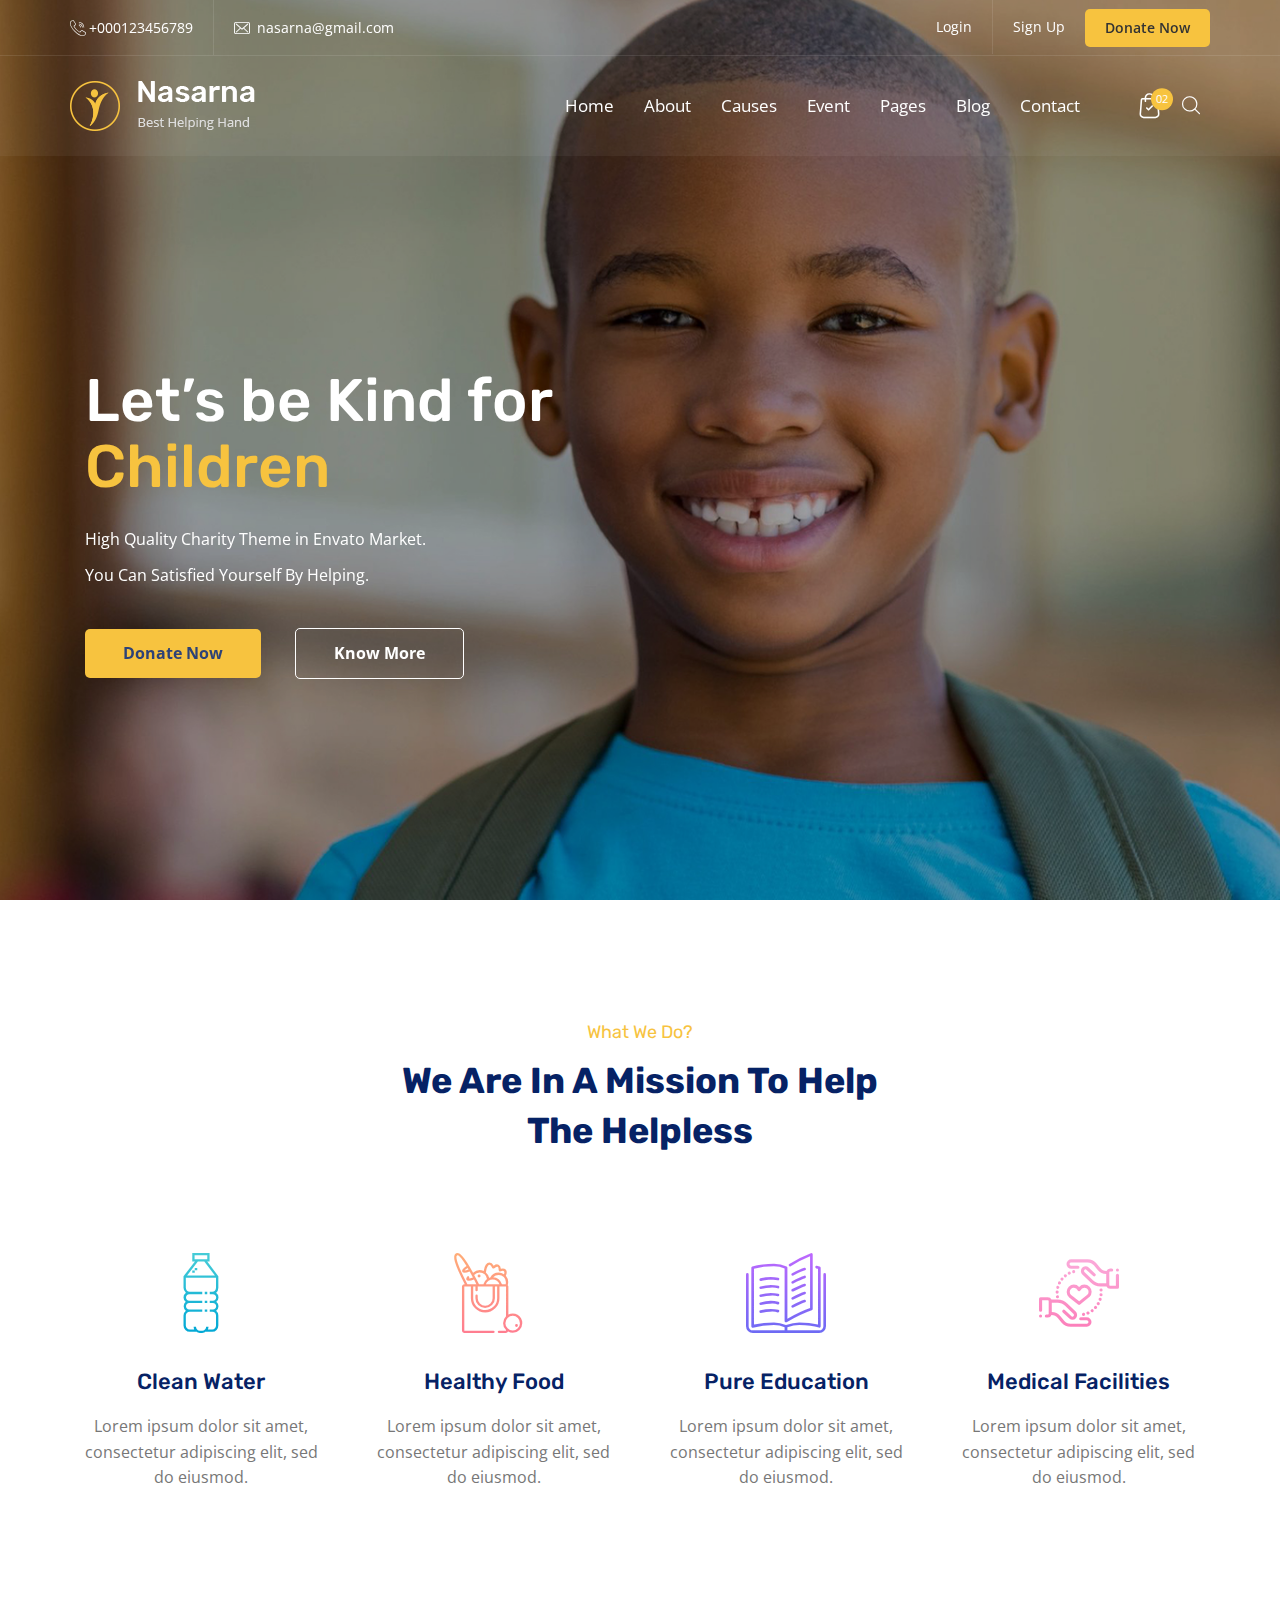
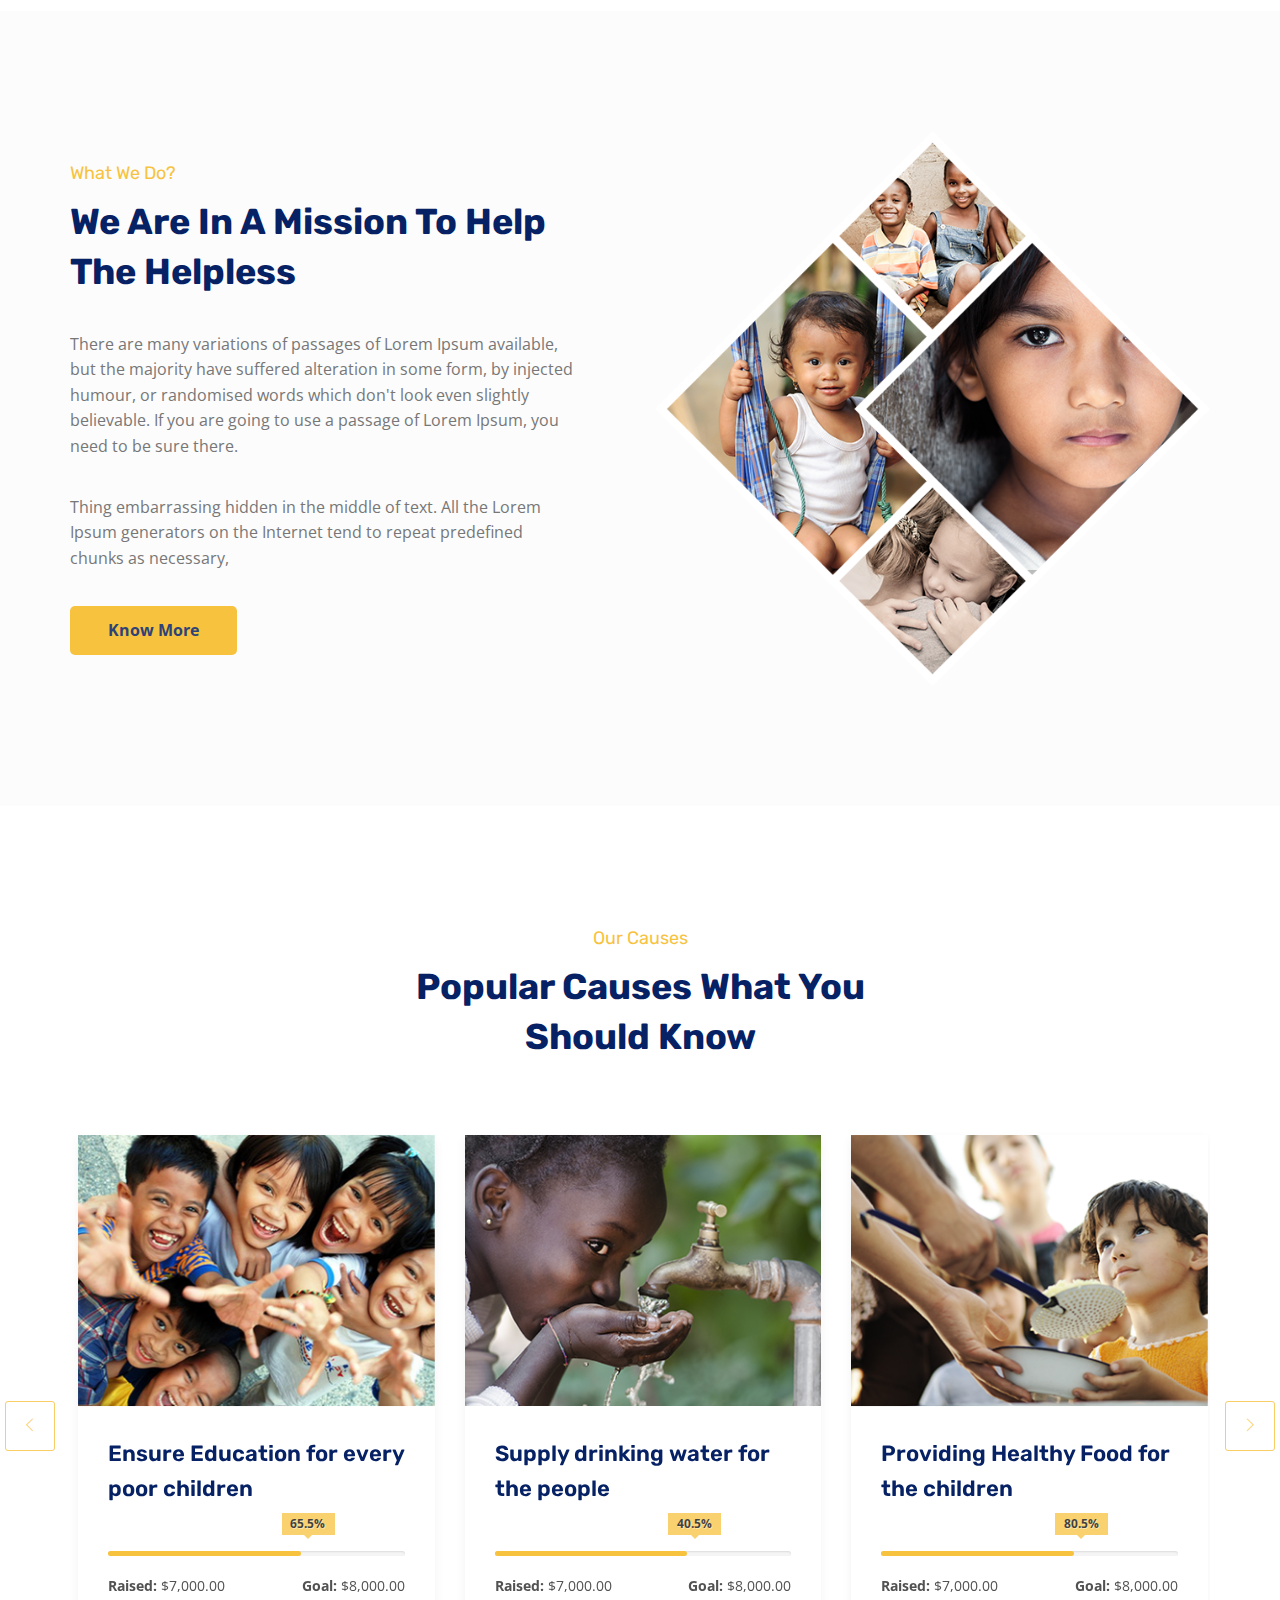
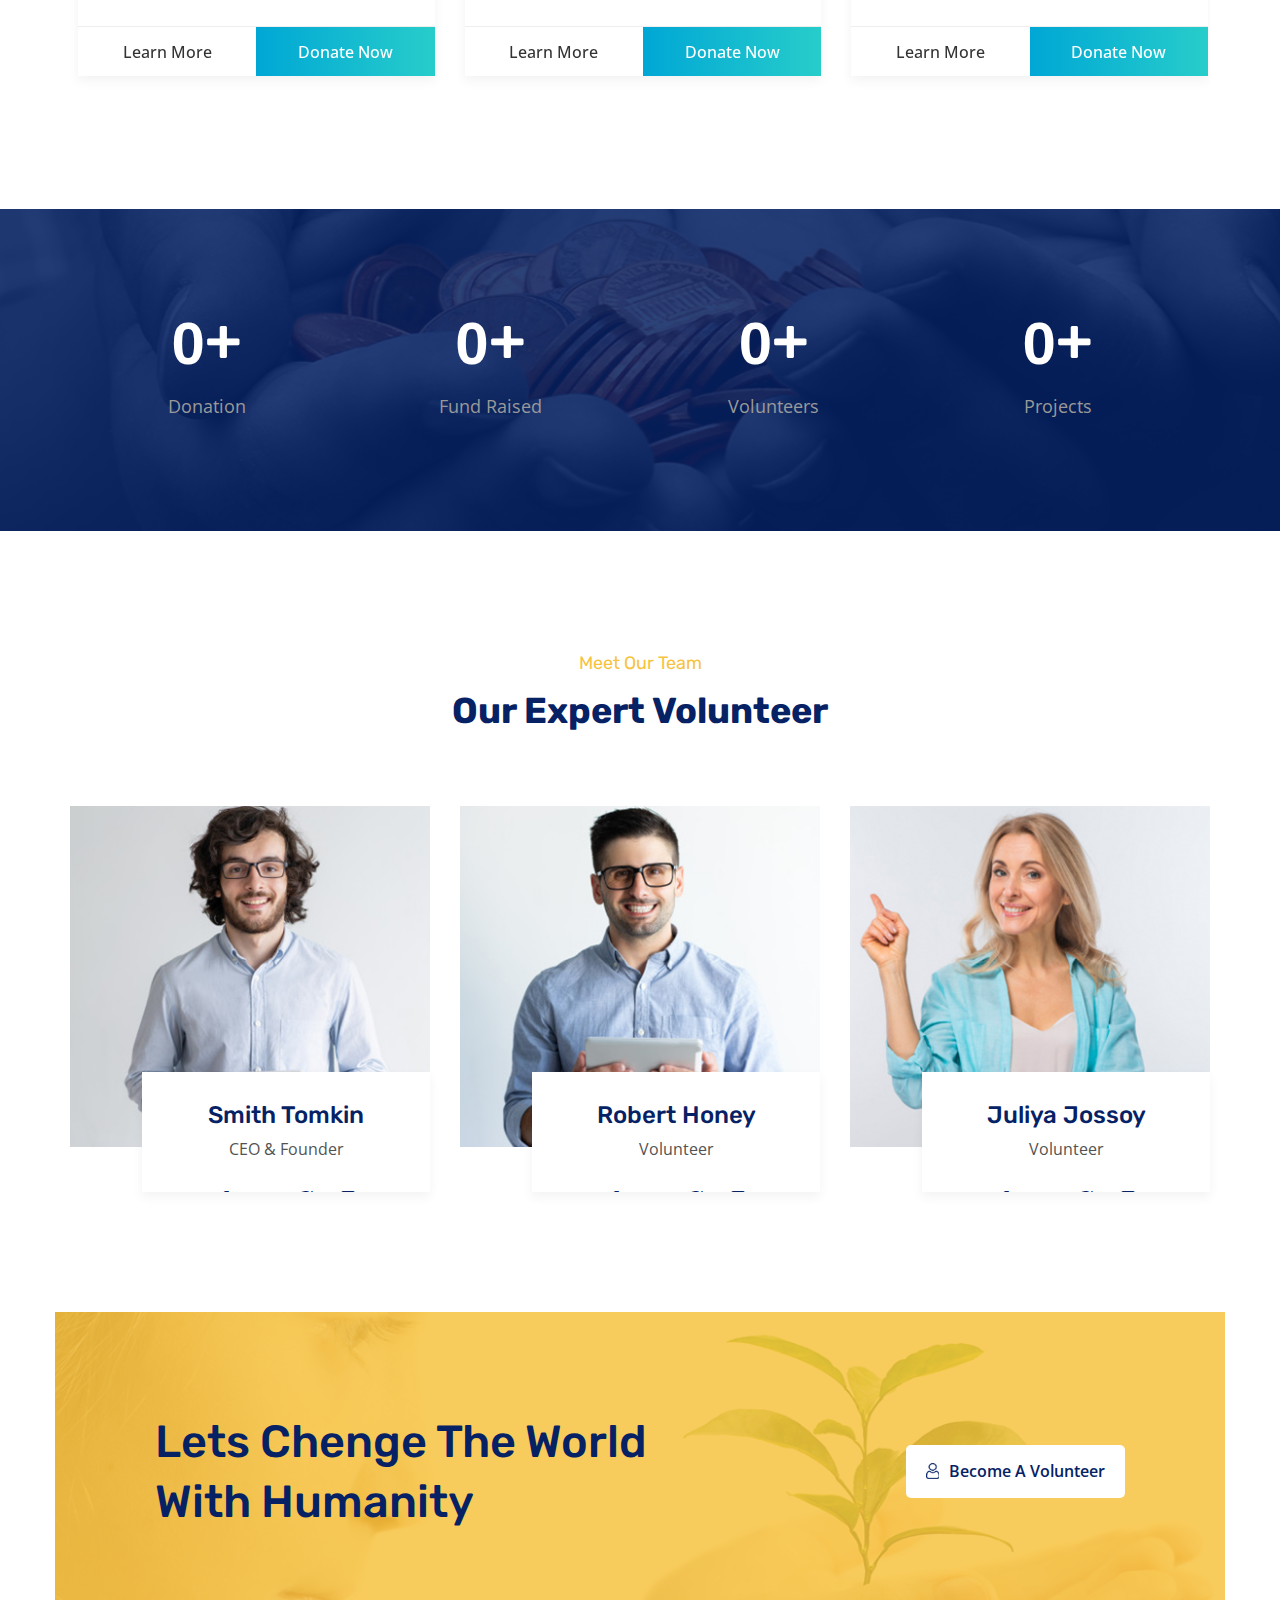
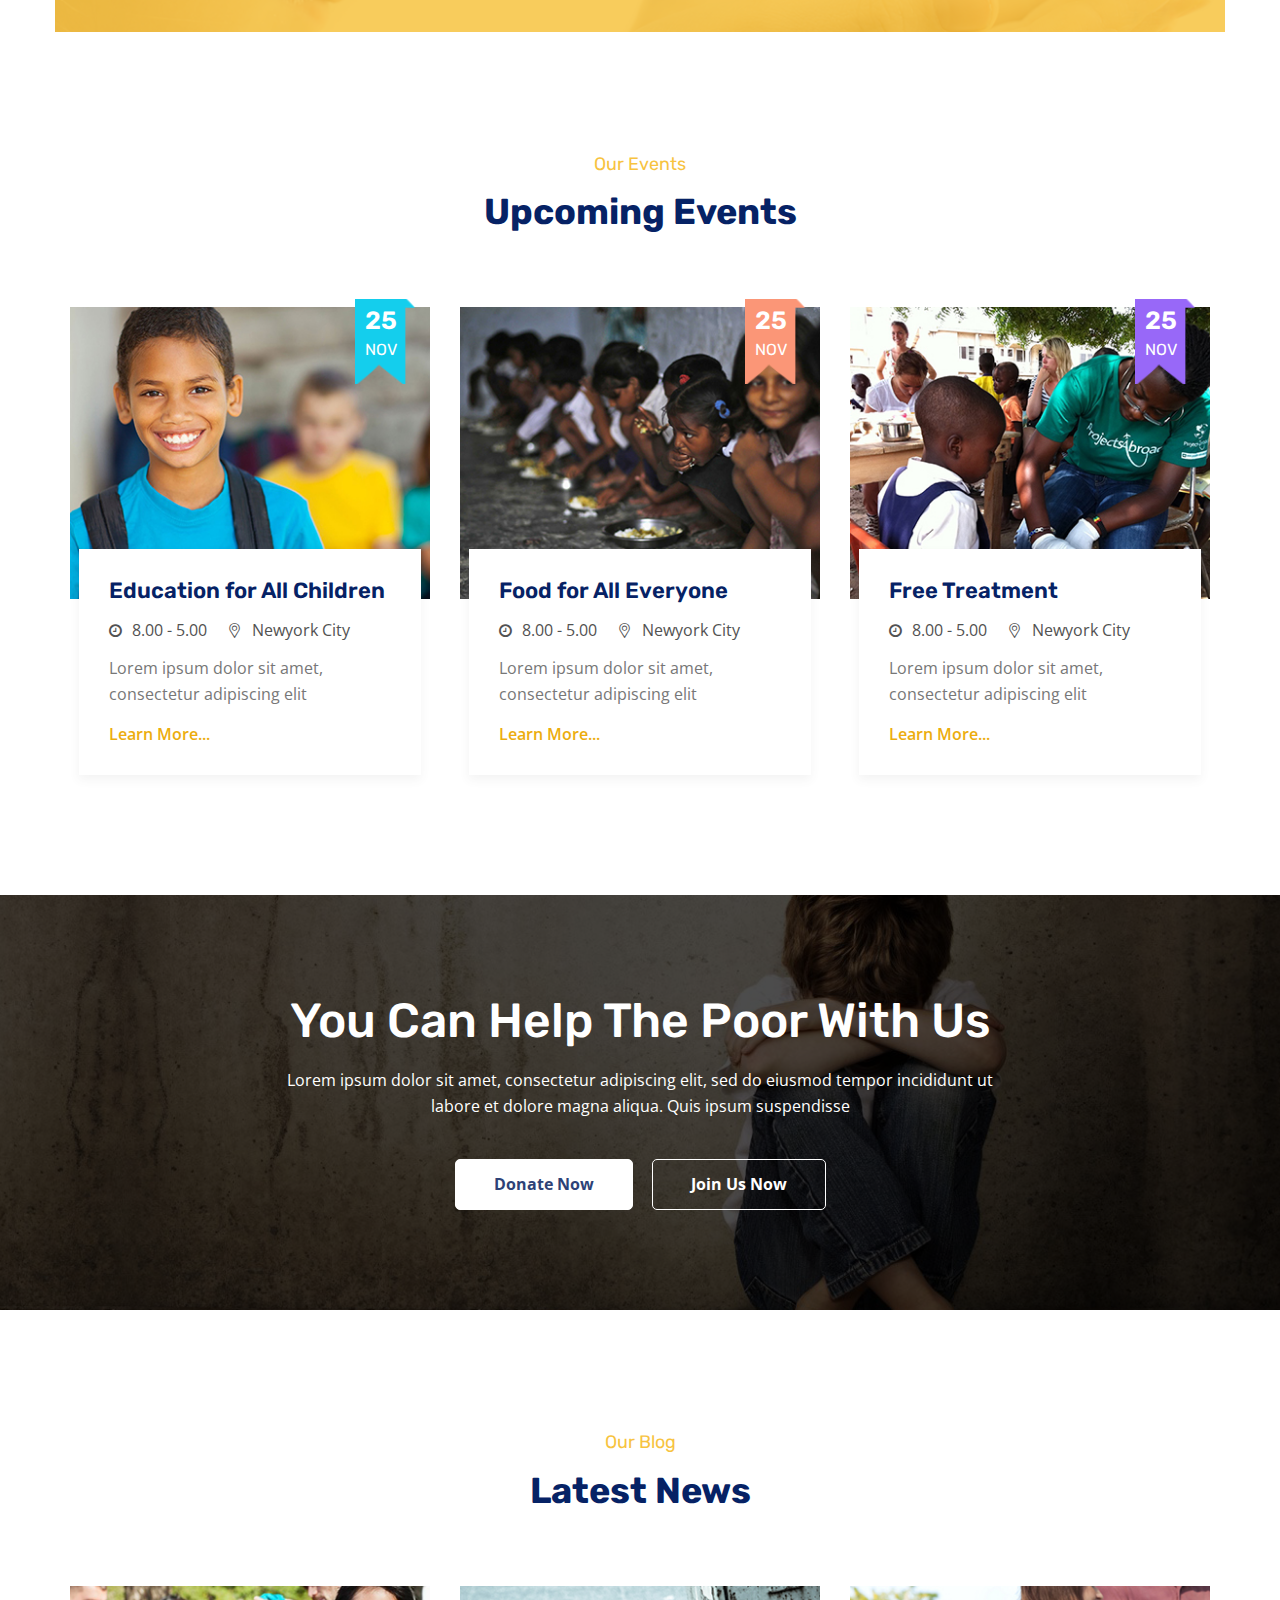
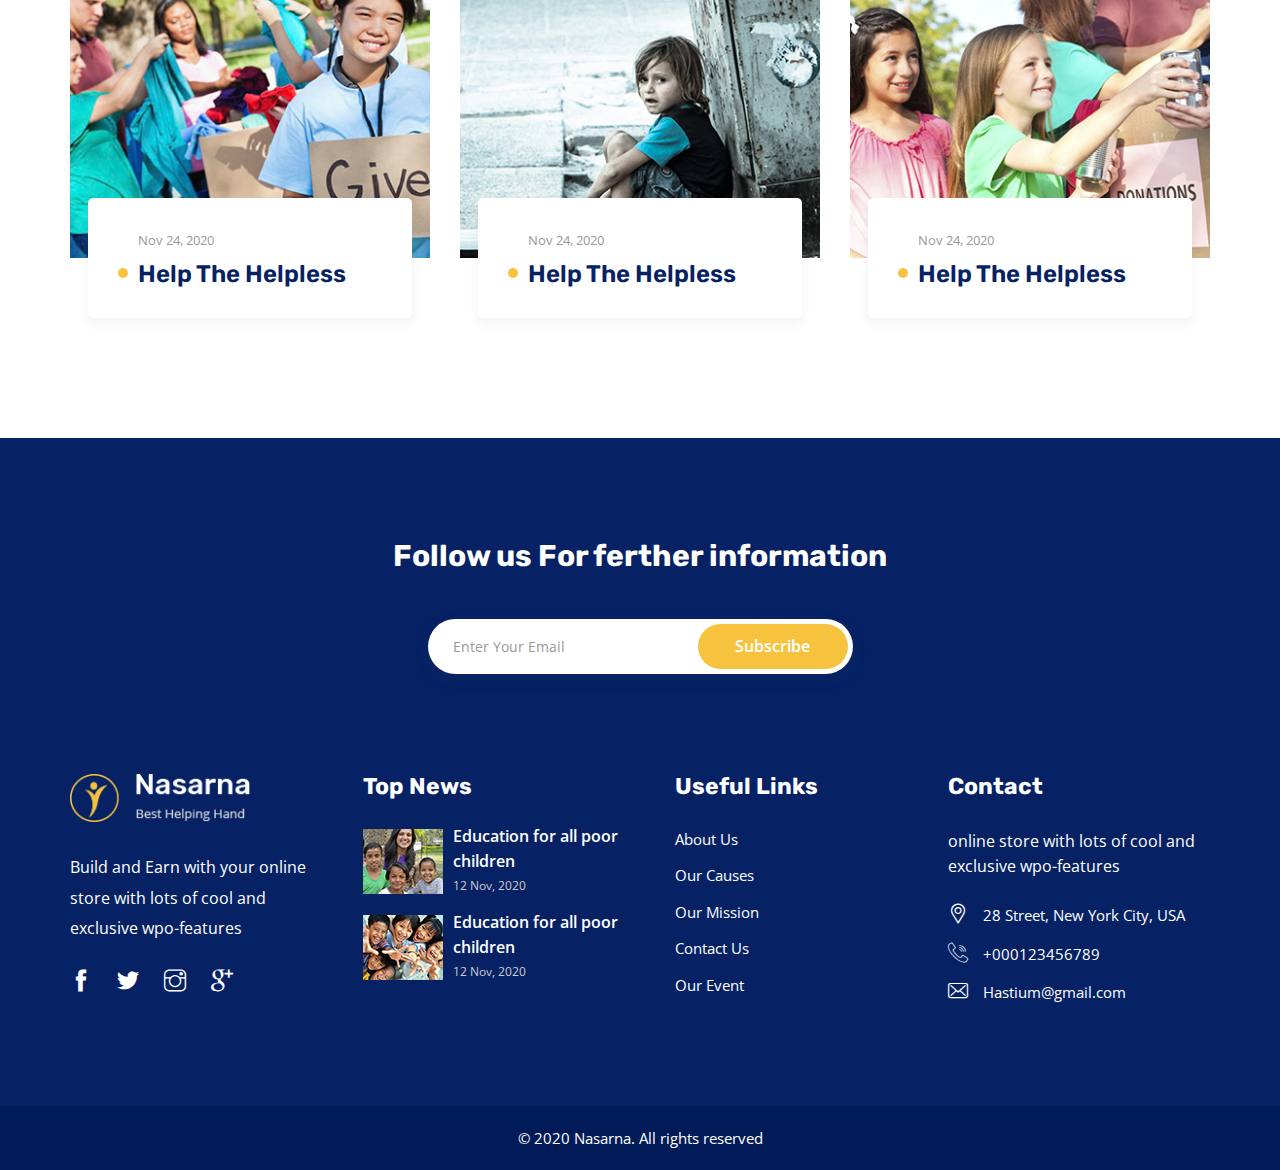
<file: index.html>
<!DOCTYPE html>
<html lang="en">

<head>
    <meta charset="utf-8">
    <meta http-equiv="X-UA-Compatible" content="IE=edge">
    <meta name="viewport" content="width=device-width, initial-scale=1">
    <meta name="author" content="wpoceans">
    <title>Nasarna - Charity Nonprofit HTML 5 Template</title>
    <link href="assets/css/themify-icons.css" rel="stylesheet">
    <link href="assets/css/font-awesome.min.css" rel="stylesheet">
    <link href="assets/css/flaticon.css" rel="stylesheet">
    <link href="assets/css/bootstrap.min.css" rel="stylesheet">
    <link href="assets/css/animate.css" rel="stylesheet">
    <link href="assets/css/owl.carousel.css" rel="stylesheet">
    <link href="assets/css/owl.theme.css" rel="stylesheet">
    <link href="assets/css/slick.css" rel="stylesheet">
    <link href="assets/css/slick-theme.css" rel="stylesheet">
    <link href="assets/css/swiper.min.css" rel="stylesheet">
    <link href="assets/css/owl.transitions.css" rel="stylesheet">
    <link href="assets/css/jquery.fancybox.css" rel="stylesheet">
    <link href="assets/css/odometer-theme-default.css" rel="stylesheet">
    <link href="assets/css/nice-select.css" rel="stylesheet">
    <link href="assets/css/style.css" rel="stylesheet">
    <!-- HTML5 shim and Respond.js for IE8 support of HTML5 elements and media queries -->
    <!--[if lt IE 9]>
    <script src="https://oss.maxcdn.com/html5shiv/3.7.3/html5shiv.min.js"></script>
    <script src="https://oss.maxcdn.com/respond/1.4.2/respond.min.js"></script>
    <![endif]-->
</head>

<body>
    <!-- start page-wrapper -->
    <div class="page-wrapper">
        <!-- start preloader -->
        <div class="preloader">
            <div class="sk-folding-cube">
                <div class="sk-cube1 sk-cube"></div>
                <div class="sk-cube2 sk-cube"></div>
                <div class="sk-cube4 sk-cube"></div>
                <div class="sk-cube3 sk-cube"></div>
            </div>
        </div>
        <!-- end preloader -->
        <!-- Start header -->
        <header id="header" class="wpo-site-header wpo-header-style-2">
            <div class="topbar">
                <div class="container">
                    <div class="row">
                        <div class="col col-md-6 col-sm-7 col-12">
                            <div class="contact-intro">
                                <ul>
                                    <li><i class="fi flaticon-call"></i>+000123456789</li>
                                    <li><i class="fi flaticon-envelope"></i> nasarna@gmail.com</li>
                                </ul>
                            </div>
                        </div>
                        <div class="col col-md-6 col-sm-5 col-12">
                            <div class="contact-info">
                                <ul>
                                    <li><a href="login.html">Login</a></li>
                                    <li><a href="register.html">Sign Up</a></li>
                                    <li><a class="theme-btn" href="donate.html">Donate Now</a></li>
                                </ul>
                            </div>
                        </div>
                    </div>
                </div>
            </div>
            <!-- end topbar -->
            <nav class="navigation navbar navbar-default">
                <div class="container">
                    <div class="navbar-header">
                        <button type="button" class="open-btn">
                            <span class="sr-only">Toggle navigation</span>
                            <span class="icon-bar"></span>
                            <span class="icon-bar"></span>
                            <span class="icon-bar"></span>
                        </button>
                        <a class="navbar-brand" href="index.html"><img src="assets/images/logo.png" alt="logo"></a>
                    </div>
                    <div id="navbar" class="navbar-collapse collapse navbar-right navigation-holder">
                        <button class="close-navbar"><i class="ti-close"></i></button>
                        <ul class="nav navbar-nav">
                            <li class="menu-item-has-children">
                                <a href="#">Home</a>
                                <ul class="sub-menu">
                                    <li><a href="index.html">Home style 1</a></li>
                                    <li><a href="index-2.html">Home style 2</a></li>
                                    <li><a href="index-3.html">Home style 3</a></li>
                                </ul>
                            </li>
                            <li><a href="about.html">About</a></li>
                            <li><a href="causes.html">Causes</a></li>
                            <li><a href="event.html">Event</a></li>
                            <li class="menu-item-has-children">
                                <a href="#">Pages</a>
                                <ul class="sub-menu">
                                    <li><a href="about.html">About</a></li>
                                    <li><a href="donate.html">Donate</a></li>
                                    <li><a href="volunteer.html">Volunteer</a></li>
                                    <li><a href="error.html">404 Page</a></li>
                                </ul>
                            </li>
                            <li class="menu-item-has-children">
                                <a href="#">Blog</a>
                                <ul class="sub-menu">
                                    <li><a href="blog.html">Blog right sidebar</a></li>
                                    <li><a href="blog-left.html">Blog left sidebar</a></li>
                                    <li><a href="blog-fulwidth.html">Blog fullwidth</a></li>
                                    <li class="menu-item-has-children">
                                        <a href="#">Blog details</a>
                                        <ul class="sub-menu">
                                            <li><a href="blog-single.html">Blog details right sidebar</a></li>
                                            <li><a href="blog-single-left.html">Blog details left sidebar</a></li>
                                            <li><a href="blog-single-fluid.html">Blog details fullwidth</a></li>
                                        </ul>
                                    </li>
                                </ul>
                            </li>
                            <li><a href="contact.html">Contact</a></li>
                        </ul>
                    </div>
                    <!-- end of nav-collapse -->
                    <div class="cart-search-contact">
                        <div class="mini-cart">
                            <button class="cart-toggle-btn"> <i class="fi flaticon-shopping-bag"></i> <span class="cart-count">02</span></button>
                            <div class="mini-cart-content">
                                <div class="mini-cart-title">
                                    <p>Shopping Cart</p>
                                </div>
                                <div class="mini-cart-items">
                                    <div class="mini-cart-item clearfix">
                                        <div class="mini-cart-item-image">
                                            <a href="#"><img src="assets/images/shop/mini/img-1.jpg" alt="Hoodie with zipper"></a>
                                        </div>
                                        <div class="mini-cart-item-des">
                                            <a href="#">Hoodie with zipper</a>
                                            <span class="mini-cart-item-price">$25.15</span>
                                            <span class="mini-cart-item-quantity">x 1</span>
                                        </div>
                                    </div>
                                    <div class="mini-cart-item clearfix">
                                        <div class="mini-cart-item-image">
                                            <a href="#"><img src="assets/images/shop/mini/img-2.jpg" alt="Hoodie with zipper"></a>
                                        </div>
                                        <div class="mini-cart-item-des">
                                            <a href="#">Hoodie with zipper</a>
                                            <span class="mini-cart-item-price">$12.99</span>
                                            <span class="mini-cart-item-quantity">x 2</span>
                                        </div>
                                    </div>
                                </div>
                                <div class="mini-cart-action clearfix">
                                    <span class="mini-checkout-price">$255.12</span>
                                    <a href="" class="theme-btn-s4">View Cart</a>
                                </div>
                            </div>
                        </div>
                        <div class="header-search-form-wrapper">
                            <button class="search-toggle-btn"><i class="fi flaticon-magnifying-glass"></i></button>
                            <div class="header-search-form">
                                <form>
                                    <div>
                                        <input type="text" class="form-control" placeholder="Search here...">
                                        <button type="submit"><i class="fi flaticon-magnifying-glass"></i></button>
                                    </div>
                                </form>
                            </div>
                        </div>
                    </div>
                </div>
                <!-- end of container -->
            </nav>
        </header>
        <!-- end of header -->
        <!-- start of hero -->
        <section class="hero hero-style-1">
            <div class="hero-slider">
                <div class="slide">
                    <div class="container">
                        <img src="assets/images/slider/slide-1.jpg" alt class="slider-bg">
                        <div class="row">
                            <div class="col col-md-6 slide-caption">
                                <div class="slide-title">
                                    <h2>Let’s be Kind for <span>Children</span></h2>
                                </div>
                                <div class="slide-subtitle">
                                    <p>High Quality Charity Theme in Envato Market.</p>
                                    <p>You Can Satisfied Yourself By Helping.</p>
                                </div>
                                <div class="btns">
                                    <a href="causes-single.html" class="theme-btn">Donate Now</a>
                                    <a href="about.html" class="theme-btn-s2">Know More</a>
                                </div>
                            </div>
                        </div>
                    </div>
                </div>
                <div class="slide">
                    <div class="container">
                        <img src="assets/images/slider/slide-3.jpg" alt class="slider-bg">
                        <div class="row">
                            <div class="col col-md-6 slide-caption">
                                <div class="slide-title">
                                    <h2>Let’s be Kind for <span>Children</span></h2>
                                </div>
                                <div class="slide-subtitle">
                                    <p>High Quality Charity Theme in Envato Market.</p>
                                    <p>You Can Satisfied Yourself By Helping.</p>
                                </div>
                                <div class="btns">
                                    <a href="#" class="theme-btn">Donate Now</a>
                                    <a href="#" class="theme-btn-s2">Know More</a>
                                </div>
                            </div>
                        </div>
                    </div>
                </div>
                <div class="slide">
                    <div class="container">
                        <img src="assets/images/slider/slide-4.jpg" alt class="slider-bg">
                        <div class="row">
                            <div class="col col-md-6 slide-caption">
                                <div class="slide-title">
                                    <h2>Let’s be Kind for <span>Children</span></h2>
                                </div>
                                <div class="slide-subtitle">
                                    <p>High Quality Charity Theme in Envato Market.</p>
                                    <p>You Can Satisfied Yourself By Helping.</p>
                                </div>
                                <div class="btns">
                                    <a href="#" class="theme-btn">Donate Now</a>
                                    <a href="#" class="theme-btn-s2">Know More</a>
                                </div>
                            </div>
                        </div>
                    </div>
                </div>
            </div>
        </section>
        <!-- end of hero slider -->
        <!-- wpo-mission-area start -->
        <div class="wpo-mission-area section-padding">
            <div class="container">
                <div class="row">
                    <div class="col-12">
                        <div class="wpo-section-title">
                            <span>What We Do?</span>
                            <h2>We Are In A Mission To Help The Helpless</h2>
                        </div>
                    </div>
                </div>
                <div class="wpo-mission-wrap">
                    <div class="row">
                        <div class="col-md-3 col-sm-6 col-12 custom-grid">
                            <div class="wpo-mission-item">
                                <div class="wpo-mission-icon">
                                    <i class="fi flaticon-water"></i>
                                </div>
                                <div class="wpo-mission-content">
                                    <h2>Clean Water</h2>
                                    <p>Lorem ipsum dolor sit amet, consectetur adipiscing elit, sed do eiusmod.</p>
                                </div>
                            </div>
                        </div>
                        <div class="col-md-3 col-sm-6 col-12 custom-grid">
                            <div class="wpo-mission-item">
                                <div class="wpo-mission-icon-2">
                                    <i class="fi flaticon-food-and-restaurant"></i>
                                </div>
                                <div class="wpo-mission-content">
                                    <h2>Healthy Food</h2>
                                    <p>Lorem ipsum dolor sit amet, consectetur adipiscing elit, sed do eiusmod.</p>
                                </div>
                            </div>
                        </div>
                        <div class="col-md-3 col-sm-6 col-12 custom-grid">
                            <div class="wpo-mission-item">
                                <div class="wpo-mission-icon-3">
                                    <i class="fi flaticon-book"></i>
                                </div>
                                <div class="wpo-mission-content">
                                    <h2>Pure Education</h2>
                                    <p>Lorem ipsum dolor sit amet, consectetur adipiscing elit, sed do eiusmod.</p>
                                </div>
                            </div>
                        </div>
                        <div class="col-md-3 col-sm-6 col-12 custom-grid">
                            <div class="wpo-mission-item">
                                <div class="wpo-mission-icon-4">
                                    <i class="fi flaticon-care"></i>
                                </div>
                                <div class="wpo-mission-content">
                                    <h2>Medical Facilities</h2>
                                    <p>Lorem ipsum dolor sit amet, consectetur adipiscing elit, sed do eiusmod.</p>
                                </div>
                            </div>
                        </div>
                    </div>
                </div>
            </div>
        </div>
        <!-- wpo-mission-area end -->
        <!-- wpo-about-area start -->
        <div class="wpo-about-area section-padding">
            <div class="container">
                <div class="row">
                    <div class="col-lg-6 col-md-6 colsm-12">
                        <div class="wpo-about-text">
                            <div class="wpo-section-title">
                                <span>What We Do?</span>
                                <h2>We Are In A Mission To Help The Helpless</h2>
                            </div>
                            <p>There are many variations of passages of Lorem Ipsum available, but the majority have suffered alteration in some form, by injected humour, or randomised words which don't look even slightly believable. If you are going to
                                use a passage of Lorem Ipsum, you need to be sure there.</p>
                            <p>Thing embarrassing hidden in the middle of text. All the Lorem Ipsum generators on the Internet tend to repeat predefined chunks as necessary, </p>
                            <div class="btns">
                                <a href="about.html" class="theme-btn">Know More</a>
                            </div>
                        </div>
                    </div>
                    <div class="col-lg-6 col-md-6 colsm-12">
                        <div class="wpo-about-img">
                            <img src="assets/images/about.png" alt="">
                        </div>
                    </div>
                </div>
            </div>
        </div>
        <!-- wpo-about-area end -->
        <!-- wpo-case-area start -->
        <div class="wpo-case-area section-padding">
            <div class="container">
                <div class="row">
                    <div class="col-12">
                        <div class="wpo-section-title">
                            <span>Our Causes</span>
                            <h2>Popular Causes What You Should Know</h2>
                        </div>
                    </div>
                </div>
                <div class="wpo-case-wrap">
                    <div class="wpo-case-slider">
                        <div class="wpo-case-single">
                            <div class="wpo-case-item">
                                <div class="wpo-case-img">
                                    <img src="assets/images/case/img-1.png" alt="">
                                </div>
                                <div class="wpo-case-content">
                                    <div class="wpo-case-text-top">
                                        <h2>Ensure Education for every poor children</h2>
                                        <div class="progress-section">
                                            <div class="process">
                                                <div class="progress">
                                                    <div class="progress-bar">
                                                        <div class="progress-value"><span>65.5</span>%</div>
                                                    </div>
                                                </div>
                                            </div>
                                        </div>
                                        <ul>
                                            <li><span>Raised:</span> $7,000.00</li>
                                            <li><span>Goal:</span> $8,000.00</li>
                                        </ul>
                                    </div>
                                    <div class="case-btn">
                                        <ul>
                                            <li><a href="causes.html">Learn More</a></li>
                                            <li><a href="causes-single.html">Donate Now</a></li>
                                        </ul>
                                    </div>
                                </div>
                            </div>
                        </div>
                        <div class="wpo-case-single">
                            <div class="wpo-case-item">
                                <div class="wpo-case-img">
                                    <img src="assets/images/case/img-2.png" alt="">
                                </div>
                                <div class="wpo-case-content">
                                    <div class="wpo-case-text-top">
                                        <h2>Supply drinking water for the people</h2>
                                        <div class="progress-section">
                                            <div class="process">
                                                <div class="progress">
                                                    <div class="progress-bar">
                                                        <div class="progress-value"><span>40.5</span>%</div>
                                                    </div>
                                                </div>
                                            </div>
                                        </div>
                                        <ul>
                                            <li><span>Raised:</span> $7,000.00</li>
                                            <li><span>Goal:</span> $8,000.00</li>
                                        </ul>
                                    </div>
                                    <div class="case-btn">
                                        <ul>
                                            <li><a href="causes.html">Learn More</a></li>
                                            <li><a href="causes-single.html">Donate Now</a></li>
                                        </ul>
                                    </div>
                                </div>
                            </div>
                        </div>
                        <div class="wpo-case-single">
                            <div class="wpo-case-item">
                                <div class="wpo-case-img">
                                    <img src="assets/images/case/img-3.png" alt="">
                                </div>
                                <div class="wpo-case-content">
                                    <div class="wpo-case-text-top">
                                        <h2>Providing Healthy Food for the children</h2>
                                        <div class="progress-section">
                                            <div class="process">
                                                <div class="progress">
                                                    <div class="progress-bar">
                                                        <div class="progress-value"><span>80.5</span>%</div>
                                                    </div>
                                                </div>
                                            </div>
                                        </div>
                                        <ul>
                                            <li><span>Raised:</span> $7,000.00</li>
                                            <li><span>Goal:</span> $8,000.00</li>
                                        </ul>
                                    </div>
                                    <div class="case-btn">
                                        <ul>
                                            <li><a href="causes.html">Learn More</a></li>
                                            <li><a href="causes-single.html">Donate Now</a></li>
                                        </ul>
                                    </div>
                                </div>
                            </div>
                        </div>
                    </div>
                </div>
            </div>
        </div>
        <!-- wpo-case-area end -->
        <!-- .wpo-counter-area start -->
        <div class="wpo-counter-area">
            <div class="container">
                <div class="row">
                    <div class="col-lg-12">
                        <div class="wpo-counter-grids">
                            <div class="grid">
                                <div>
                                    <h2><span class="odometer" data-count="6200">00</span>+</h2>
                                </div>
                                <p>Donation</p>
                            </div>
                            <div class="grid">
                                <div>
                                    <h2><span class="odometer" data-count="80">00</span>+</h2>
                                </div>
                                <p>Fund Raised</p>
                            </div>
                            <div class="grid">
                                <div>
                                    <h2><span class="odometer" data-count="245">00</span>+</h2>
                                </div>
                                <p>Volunteers</p>
                            </div>
                            <div class="grid">
                                <div>
                                    <h2><span class="odometer" data-count="605">00</span>+</h2>
                                </div>
                                <p>Projects</p>
                            </div>
                        </div>
                    </div>
                </div>
            </div>
        </div>
        <!-- .wpo-counter-area end -->
        <!-- wpo-team-area start -->
        <div class="wpo-team-area section-padding">
            <div class="container">
                <div class="row">
                    <div class="col-12">
                        <div class="wpo-section-title">
                            <span>Meet Our Team</span>
                            <h2>Our Expert Volunteer</h2>
                        </div>
                    </div>
                </div>
                <div class="row">
                    <div class="col-lg-4 col-md-4 col-sm-6 col-12 custom-grid">
                        <div class="wpo-team-wrap">
                            <div class="wpo-team-img">
                                <img src="assets/images/team/team-1.jpg" alt="">
                            </div>
                            <div class="wpo-team-content">
                                <div class="wpo-team-text-sub">
                                    <h2>Smith Tomkin</h2>
                                    <span>CEO & Founder</span>
                                    <ul>
                                        <li><a href="#"><i class="ti-facebook"></i></a></li>
                                        <li><a href="#"><i class="ti-twitter"></i></a></li>
                                        <li><a href="#"><i class="ti-google"></i></a></li>
                                        <li><a href="#"><i class="ti-instagram"></i></a></li>
                                    </ul>
                                </div>
                            </div>
                        </div>
                    </div>
                    <div class="col-lg-4 col-md-4 col-sm-6 col-12 custom-grid">
                        <div class="wpo-team-wrap">
                            <div class="wpo-team-img">
                                <img src="assets/images/team/team-2.jpg" alt="">
                            </div>
                            <div class="wpo-team-content">
                                <div class="wpo-team-text-sub">
                                    <h2>Robert Honey</h2>
                                    <span>Volunteer</span>
                                    <ul>
                                        <li><a href="#"><i class="ti-facebook"></i></a></li>
                                        <li><a href="#"><i class="ti-twitter"></i></a></li>
                                        <li><a href="#"><i class="ti-google"></i></a></li>
                                        <li><a href="#"><i class="ti-instagram"></i></a></li>
                                    </ul>
                                </div>
                            </div>
                        </div>
                    </div>
                    <div class="col-lg-4 col-md-4 col-sm-6 col-12 custom-grid">
                        <div class="wpo-team-wrap">
                            <div class="wpo-team-img">
                                <img src="assets/images/team/team-3.jpg" alt="">
                            </div>
                            <div class="wpo-team-content">
                                <div class="wpo-team-text-sub">
                                    <h2>Juliya Jossoy</h2>
                                    <span>Volunteer</span>
                                    <ul>
                                        <li><a href="#"><i class="ti-facebook"></i></a></li>
                                        <li><a href="#"><i class="ti-twitter"></i></a></li>
                                        <li><a href="#"><i class="ti-google"></i></a></li>
                                        <li><a href="#"><i class="ti-instagram"></i></a></li>
                                    </ul>
                                </div>
                            </div>
                        </div>
                    </div>
                </div>
            </div>
        </div>
        <!-- wpo-team-area end -->
        <!-- world area start -->
        <div class="wpo-world-area">
            <div class="container">
                <div class="row">
                    <div class="col-12">
                        <div class="wpo-world-section">
                            <h2>Lets Chenge The World With Humanity</h2>
                            <a href="volunteer.html"><img src="assets/images/team/1.png" alt="">Become A Volunteer</a>
                        </div>
                    </div>
                </div>
            </div>
        </div>
        <!-- world area end -->
        <!-- wpo-event-area start -->
        <div class="wpo-event-area section-padding">
            <div class="container">
                <div class="row">
                    <div class="col-12">
                        <div class="wpo-section-title">
                            <span>Our Events</span>
                            <h2>Upcoming Events</h2>
                        </div>
                    </div>
                </div>
                <div class="row">
                    <div class="col-md-4 col-sm-6 col-12 custom-grid">
                        <div class="wpo-event-item">
                            <div class="wpo-event-img">
                                <img src="assets/images/event/img-1.jpg" alt="">
                                <div class="thumb-text">
                                    <span>25</span>
                                    <span>NOV</span>
                                </div>
                            </div>
                            <div class="wpo-event-text">
                                <h2>Education for All Children</h2>
                                <ul>
                                    <li><i class="fa fa-clock-o" aria-hidden="true"></i>8.00 - 5.00</li>
                                    <li><i class="fi flaticon-pin"></i>Newyork City</li>
                                </ul>
                                <p>Lorem ipsum dolor sit amet, consectetur adipiscing elit</p>
                                <a href="event-single.html">Learn More...</a>
                            </div>
                        </div>
                    </div>
                    <div class="col-md-4 col-sm-6 col-12 custom-grid">
                        <div class="wpo-event-item">
                            <div class="wpo-event-img">
                                <img src="assets/images/event/img-2.jpg" alt="">
                                <div class="thumb-text-2">
                                    <span>25</span>
                                    <span>NOV</span>
                                </div>
                            </div>
                            <div class="wpo-event-text">
                                <h2>Food for All Everyone</h2>
                                <ul>
                                    <li><i class="fa fa-clock-o" aria-hidden="true"></i>8.00 - 5.00</li>
                                    <li><i class="fi flaticon-pin"></i>Newyork City</li>
                                </ul>
                                <p>Lorem ipsum dolor sit amet, consectetur adipiscing elit</p>
                                <a href="event-single.html">Learn More...</a>
                            </div>
                        </div>
                    </div>
                    <div class="col-md-4 col-sm-6 col-12 custom-grid">
                        <div class="wpo-event-item">
                            <div class="wpo-event-img">
                                <img src="assets/images/event/img-3.jpg" alt="">
                                <div class="thumb-text-3">
                                    <span>25</span>
                                    <span>NOV</span>
                                </div>
                            </div>
                            <div class="wpo-event-text">
                                <h2>Free Treatment </h2>
                                <ul>
                                    <li><i class="fa fa-clock-o" aria-hidden="true"></i>8.00 - 5.00</li>
                                    <li><i class="fi flaticon-pin"></i>Newyork City</li>
                                </ul>
                                <p>Lorem ipsum dolor sit amet, consectetur adipiscing elit</p>
                                <a href="event-single.html">Learn More...</a>
                            </div>
                        </div>
                    </div>
                </div>
            </div>
        </div>
        <!-- wpo-event-area end -->
        <!-- wpo-cta-area start -->
        <div class="wpo-cta-area">
            <div class="container">
                <div class="row">
                    <div class="col-lg-12">
                        <div class="wpo-cta-text">
                            <h2>You Can Help The Poor With Us</h2>
                            <p>Lorem ipsum dolor sit amet, consectetur adipiscing elit, sed do eiusmod tempor incididunt ut labore et dolore magna aliqua. Quis ipsum suspendisse </p>
                            <div class="btns">
                                <a href="causes-single.html" class="theme-btn">Donate Now</a>
                                <a href="volunteer.html" class="theme-btn-s2">Join Us Now</a>
                            </div>
                        </div>
                    </div>
                </div>
            </div>
        </div>
        <!-- wpo-cta-area end -->
        <!-- wpo-blog-area start -->
        <div class="wpo-blog-area section-padding">
            <div class="container">
                <div class="row">
                    <div class="col-12">
                        <div class="wpo-section-title">
                            <span>Our Blog</span>
                            <h2>Latest News</h2>
                        </div>
                    </div>
                </div>
                <div class="row">
                    <div class="col-lg-4 col-md-4 col-sm-6 col-12 custom-grid">
                        <div class="wpo-blog-item">
                            <div class="wpo-blog-img">
                                <img src="assets/images/blog/img-1.jpg" alt="">
                            </div>
                            <div class="wpo-blog-content">
                                <span>Nov 24, 2020</span>
                                <h2>Help The Helpless</h2>
                            </div>
                        </div>
                    </div>
                    <div class="col-lg-4 col-md-4 col-sm-6 col-12 custom-grid">
                        <div class="wpo-blog-item">
                            <div class="wpo-blog-img">
                                <img src="assets/images/blog/img-2.jpg" alt="">
                            </div>
                            <div class="wpo-blog-content">
                                <span>Nov 24, 2020</span>
                                <h2>Help The Helpless</h2>
                            </div>
                        </div>
                    </div>
                    <div class="col-lg-4 col-md-4 col-sm-6 col-12 custom-grid">
                        <div class="wpo-blog-item">
                            <div class="wpo-blog-img">
                                <img src="assets/images/blog/img-3.jpg" alt="">
                            </div>
                            <div class="wpo-blog-content">
                                <span>Nov 24, 2020</span>
                                <h2>Help The Helpless</h2>
                            </div>
                        </div>
                    </div>
                </div>
            </div>
        </div>
        <!-- wpo-blog-area end -->
        <div class="wpo-ne-footer">
            <!-- start wpo-news-letter-section -->
            <section class="wpo-news-letter-section">
                <div class="container">
                    <div class="row">
                        <div class="col col-md-6 col-md-offset-3 col-sm-8 col-sm-offset-2">
                            <div class="wpo-newsletter">
                                <h3>Follow us For ferther information</h3>
                                <div class="wpo-newsletter-form">
                                    <form>
                                        <div>
                                            <input type="text" placeholder="Enter Your Email" class="form-control">
                                            <button type="submit">Subscribe</button>
                                        </div>
                                    </form>
                                </div>
                            </div>
                        </div>
                    </div>
                </div>
                <!-- end container -->
            </section>
            <!-- end wpo-news-letter-section -->
            <!-- start wpo-site-footer -->
            <footer class="wpo-site-footer">
                <div class="wpo-upper-footer">
                    <div class="container">
                        <div class="row">
                            <div class="col col-lg-3 col-md-3 col-sm-6">
                                <div class="widget about-widget">
                                    <div class="logo widget-title">
                                        <img src="assets/images/logo.png" alt="blog">
                                    </div>
                                    <p>Build and Earn with your online store with lots of cool and exclusive wpo-features </p>
                                    <ul>
                                        <li><a href="#"><i class="ti-facebook"></i></a></li>
                                        <li><a href="#"><i class="ti-twitter-alt"></i></a></li>
                                        <li><a href="#"><i class="ti-instagram"></i></a></li>
                                        <li><a href="#"><i class="ti-google"></i></a></li>
                                    </ul>
                                </div>
                            </div>
                            <div class="col col-lg-3 col-md-3 col-sm-6">
                                <div class="widget link-widget resource-widget">
                                    <div class="widget-title">
                                        <h3>Top News</h3>
                                    </div>
                                    <div class="news-wrap">
                                        <div class="news-img">
                                            <img src="assets/images/footer/img-1.jpg" alt="">
                                        </div>
                                        <div class="news-text">
                                            <h3>Education for all poor children</h3>
                                            <span>12 Nov, 2020</span>
                                        </div>
                                    </div>
                                    <div class="news-wrap">
                                        <div class="news-img">
                                            <img src="assets/images/footer/img-2.jpg" alt="">
                                        </div>
                                        <div class="news-text">
                                            <h3>Education for all poor children</h3>
                                            <span>12 Nov, 2020</span>
                                        </div>
                                    </div>
                                </div>
                            </div>
                            <div class="col col-lg-2 col-md-3 col-sm-6">
                                <div class="widget link-widget">
                                    <div class="widget-title">
                                        <h3>Useful Links</h3>
                                    </div>
                                    <ul>
                                        <li><a href="#">About Us</a></li>
                                        <li><a href="#">Our Causes</a></li>
                                        <li><a href="#">Our Mission</a></li>
                                        <li><a href="#">Contact Us</a></li>
                                        <li><a href="#">Our Event</a></li>
                                    </ul>
                                </div>
                            </div>
                            <div class="col col-lg-3 col-lg-offset-1 col-md-3 col-sm-6">
                                <div class="widget market-widget wpo-service-link-widget">
                                    <div class="widget-title">
                                        <h3>Contact </h3>
                                    </div>
                                    <p>online store with lots of cool and exclusive wpo-features</p>
                                    <div class="contact-ft">
                                        <ul>
                                            <li><i class="fi flaticon-pin"></i>28 Street, New York City, USA</li>
                                            <li><i class="fi flaticon-call"></i>+000123456789</li>
                                            <li><i class="fi flaticon-envelope"></i>Hastium@gmail.com</li>
                                        </ul>
                                    </div>
                                </div>
                            </div>
                        </div>
                    </div>
                    <!-- end container -->
                </div>
                <div class="wpo-lower-footer">
                    <div class="container">
                        <div class="row">
                            <div class="col col-xs-12">
                                <p class="copyright">&copy; 2020 Nasarna. All rights reserved</p>
                            </div>
                        </div>
                    </div>
                </div>
            </footer>
            <!-- end wpo-site-footer -->
        </div>
    </div>
    <!-- end of page-wrapper -->
    <!-- All JavaScript files
    ================================================== -->
    <script src="assets/js/jquery.min.js"></script>
    <script src="assets/js/bootstrap.min.js"></script>
    <!-- Plugins for this template -->
    <script src="assets/js/jquery-plugin-collection.js"></script>
    <!-- Custom script for this template -->
    <script src="assets/js/script.js"></script>
</body>

</html>
</file>
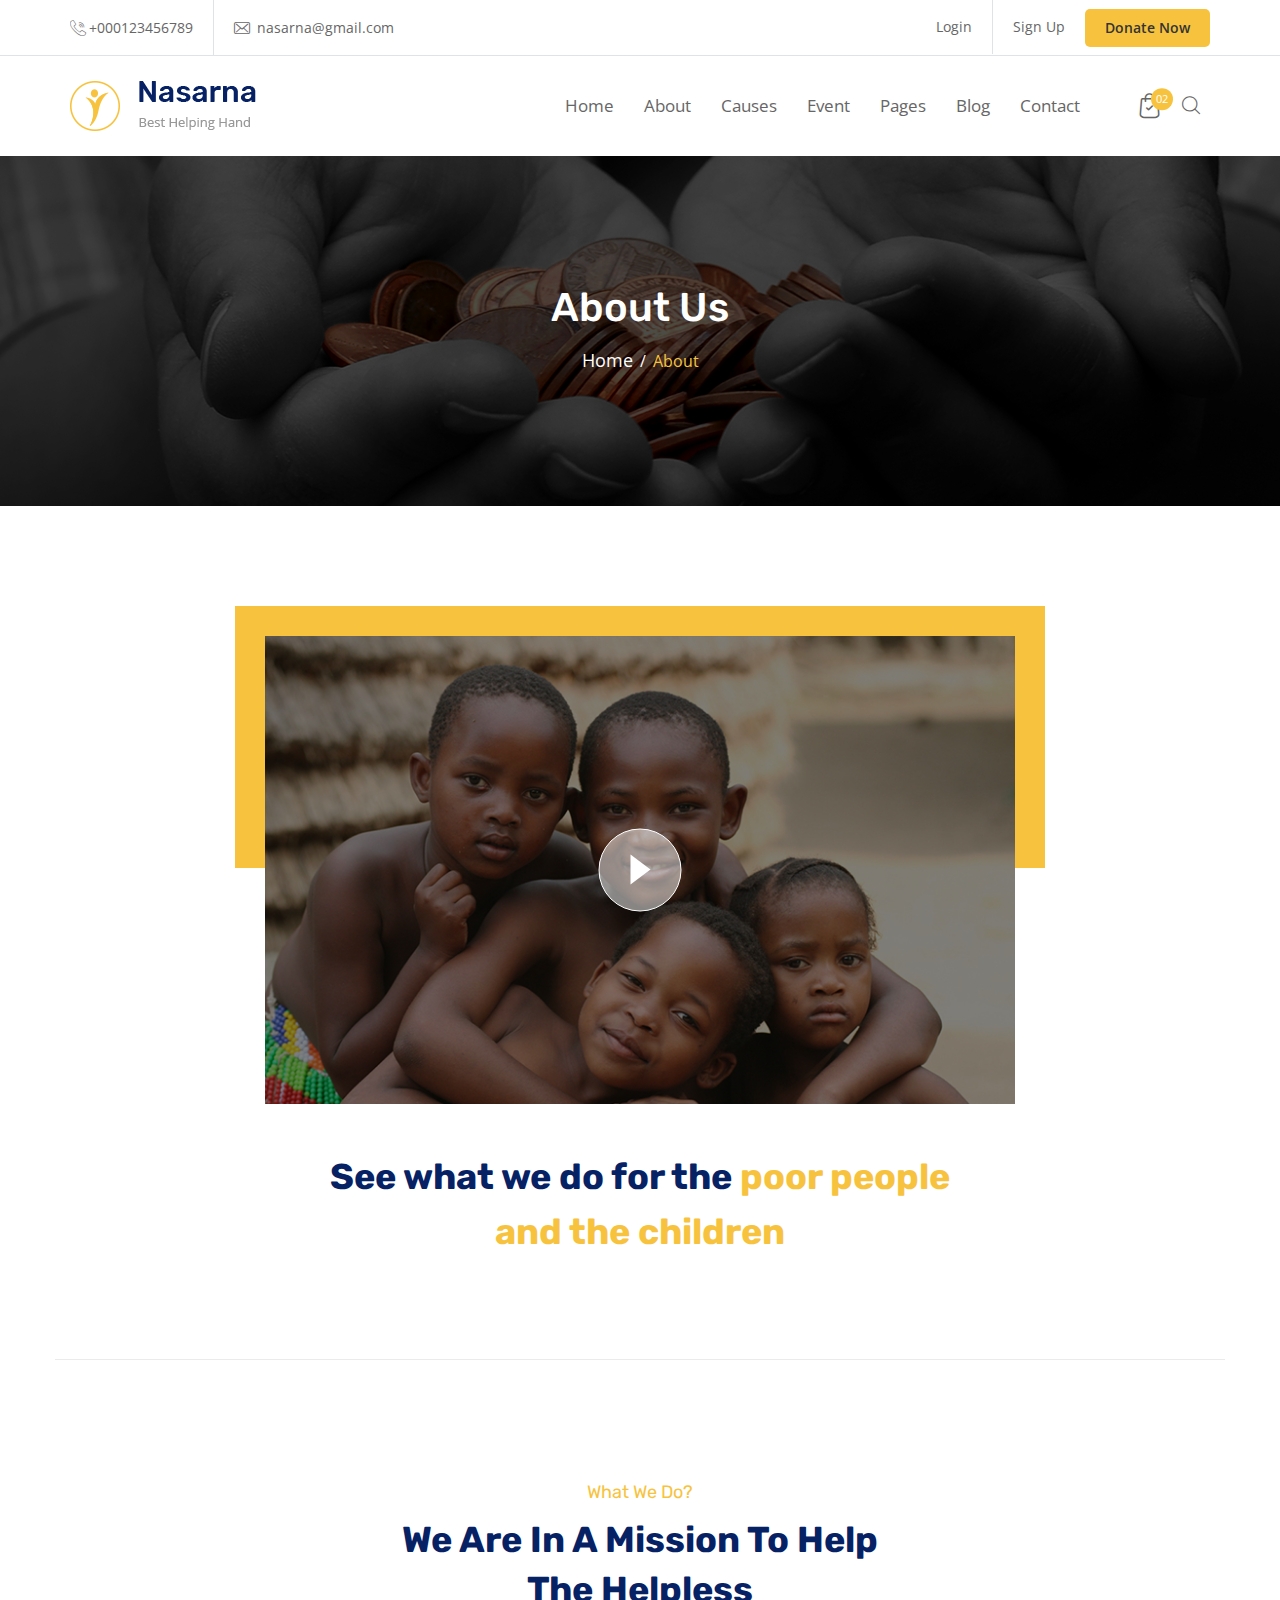
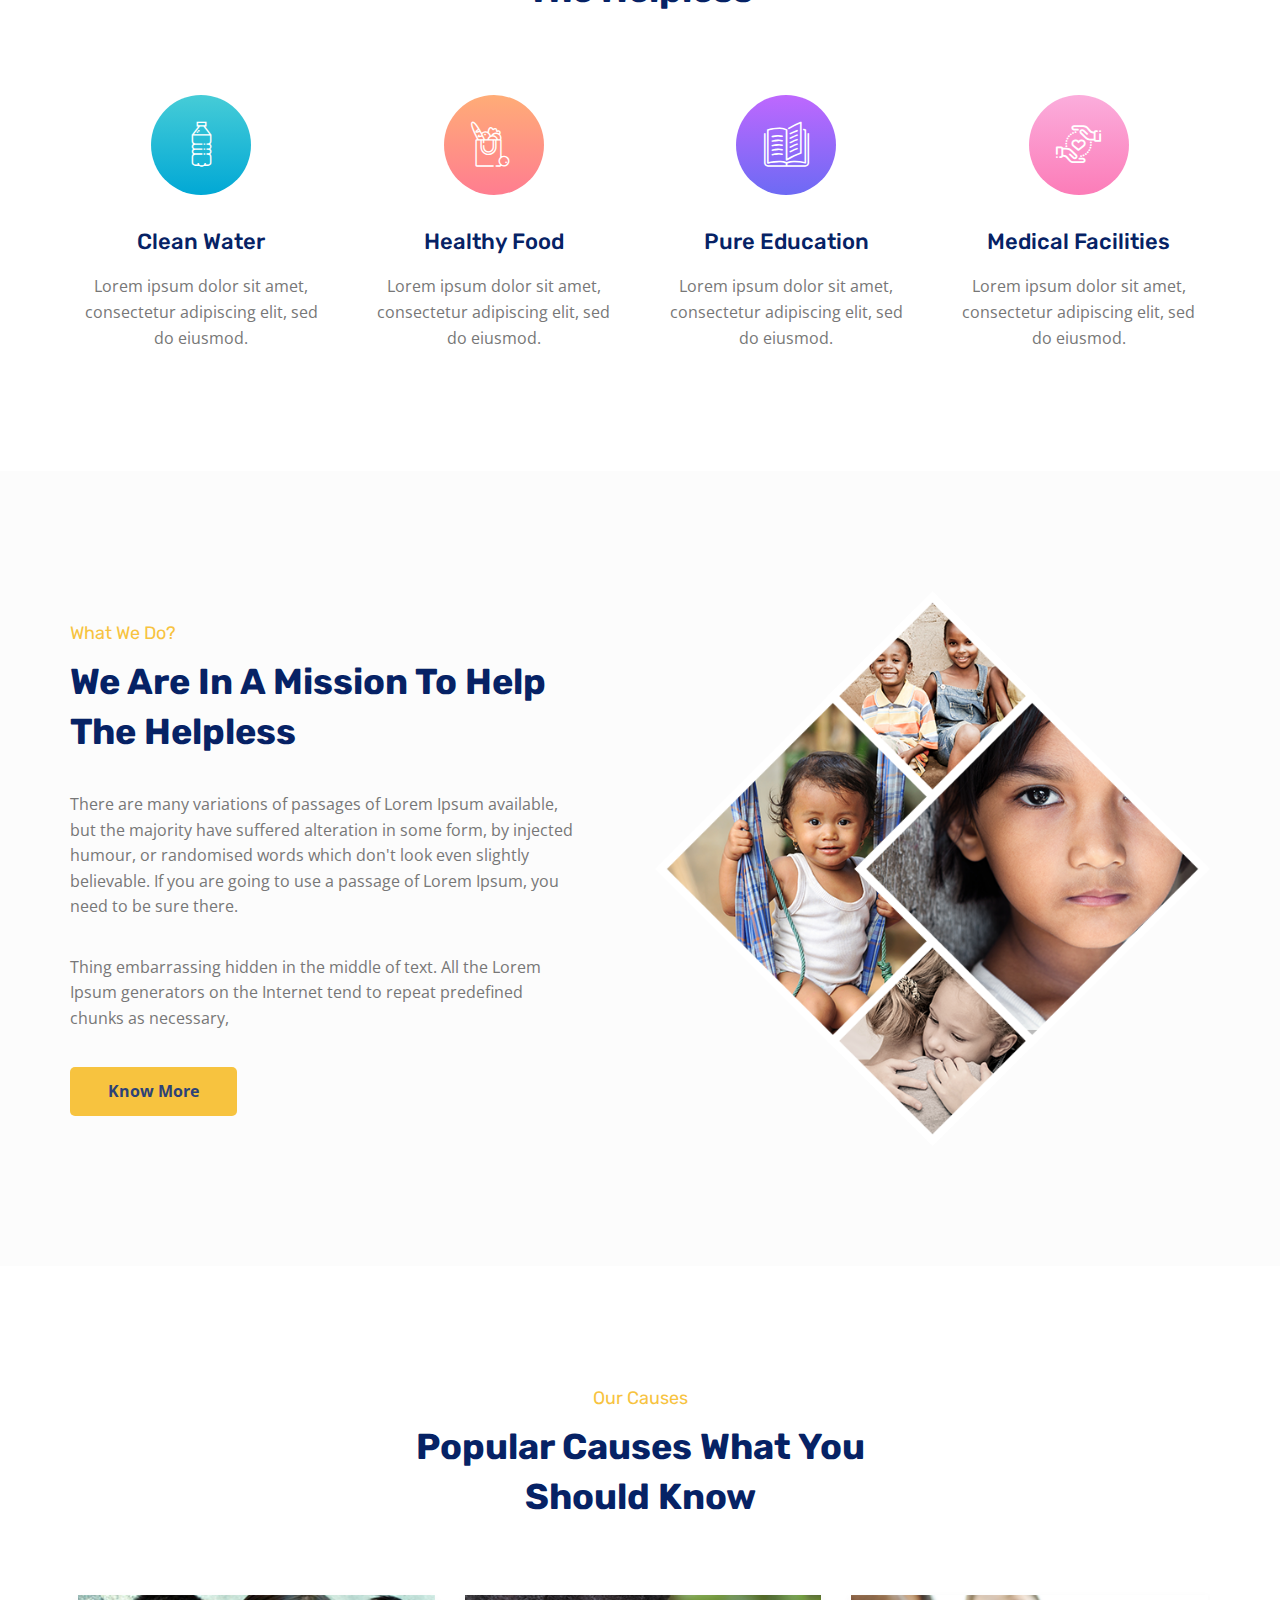
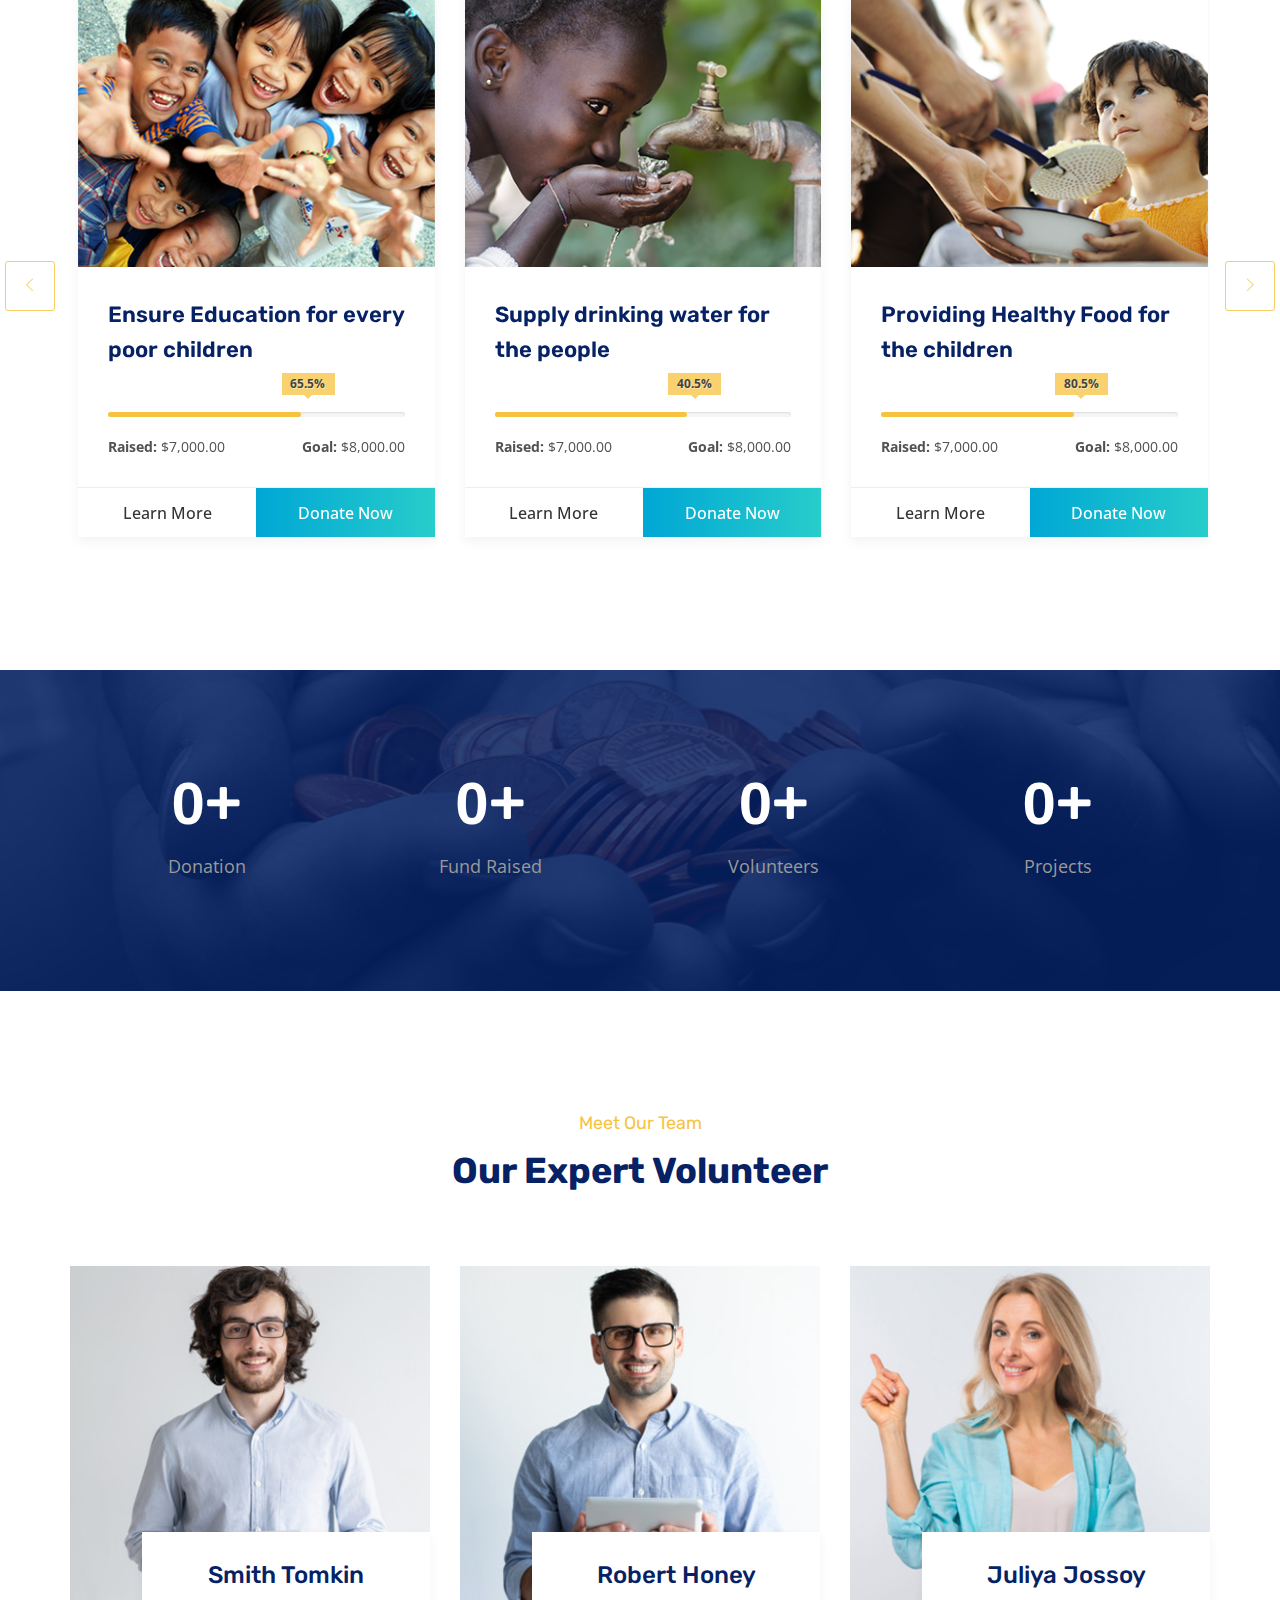
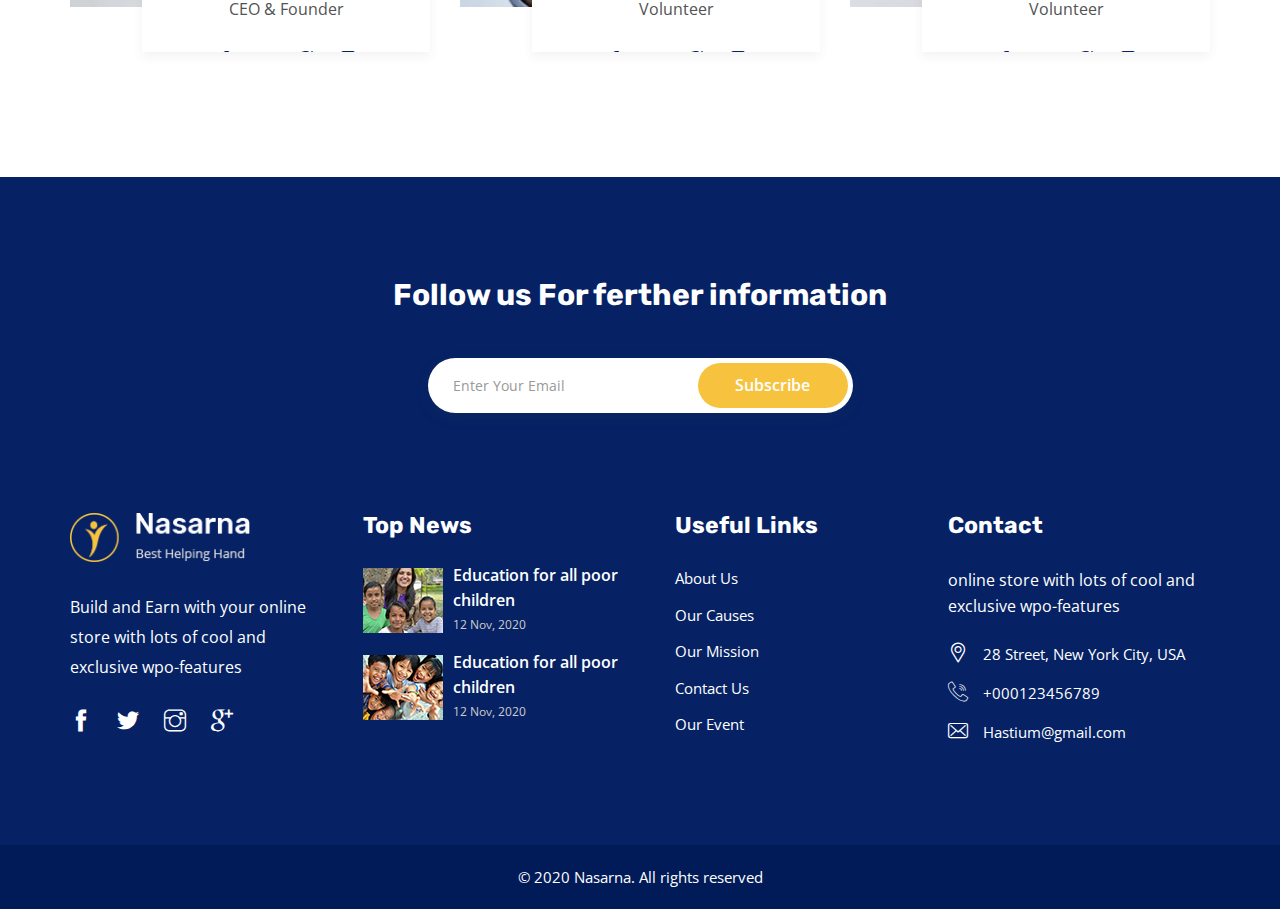
<file: about.html>
<!DOCTYPE html>
<html lang="en">

<head>
    <meta charset="utf-8">
    <meta http-equiv="X-UA-Compatible" content="IE=edge">
    <meta name="viewport" content="width=device-width, initial-scale=1">
    <meta name="author" content="wpoceans">
    <title>Nasarna - Charity Nonprofit HTML 5 Template</title>
    <link href="assets/css/themify-icons.css" rel="stylesheet">
    <link href="assets/css/font-awesome.min.css" rel="stylesheet">
    <link href="assets/css/flaticon.css" rel="stylesheet">
    <link href="assets/css/bootstrap.min.css" rel="stylesheet">
    <link href="assets/css/animate.css" rel="stylesheet">
    <link href="assets/css/owl.carousel.css" rel="stylesheet">
    <link href="assets/css/owl.theme.css" rel="stylesheet">
    <link href="assets/css/slick.css" rel="stylesheet">
    <link href="assets/css/slick-theme.css" rel="stylesheet">
    <link href="assets/css/swiper.min.css" rel="stylesheet">
    <link href="assets/css/owl.transitions.css" rel="stylesheet">
    <link href="assets/css/jquery.fancybox.css" rel="stylesheet">
    <link href="assets/css/odometer-theme-default.css" rel="stylesheet">
    <link href="assets/css/nice-select.css" rel="stylesheet">
    <link href="assets/css/style.css" rel="stylesheet">
    <!-- HTML5 shim and Respond.js for IE8 support of HTML5 elements and media queries -->
    <!--[if lt IE 9]>
    <script src="https://oss.maxcdn.com/html5shiv/3.7.3/html5shiv.min.js"></script>
    <script src="https://oss.maxcdn.com/respond/1.4.2/respond.min.js"></script>
    <![endif]-->
</head>

<body>
    <!-- start page-wrapper -->
    <div class="page-wrapper">
        <!-- start preloader -->
        <div class="preloader">
            <div class="sk-folding-cube">
                <div class="sk-cube1 sk-cube"></div>
                <div class="sk-cube2 sk-cube"></div>
                <div class="sk-cube4 sk-cube"></div>
                <div class="sk-cube3 sk-cube"></div>
            </div>
        </div>
        <!-- end preloader -->
        <!-- Start header -->
        <header id="header" class="wpo-site-header wpo-header-style-3">
            <div class="topbar">
                <div class="container">
                    <div class="row">
                        <div class="col col-md-6 col-sm-7 col-12">
                            <div class="contact-intro">
                                <ul>
                                    <li><i class="fi flaticon-call"></i>+000123456789</li>
                                    <li><i class="fi flaticon-envelope"></i> nasarna@gmail.com</li>
                                </ul>
                            </div>
                        </div>
                        <div class="col col-md-6 col-sm-5 col-12">
                            <div class="contact-info">
                                <ul>
                                    <li><a href="login.html">Login</a></li>
                                    <li><a href="register.html">Sign Up</a></li>
                                    <li><a class="theme-btn" href="donate.html">Donate Now</a></li>
                                </ul>
                            </div>
                        </div>
                    </div>
                </div>
            </div>
            <!-- end topbar -->
            <nav class="navigation navbar navbar-default">
                <div class="container">
                    <div class="navbar-header">
                        <button type="button" class="open-btn">
                            <span class="sr-only">Toggle navigation</span>
                            <span class="icon-bar"></span>
                            <span class="icon-bar"></span>
                            <span class="icon-bar"></span>
                        </button>
                        <a class="navbar-brand" href="index.html"><img src="assets/images/logo-2.png" alt="logo"></a>
                    </div>
                    <div id="navbar" class="navbar-collapse collapse navbar-right navigation-holder">
                        <button class="close-navbar"><i class="ti-close"></i></button>
                        <ul class="nav navbar-nav">
                            <li class="menu-item-has-children">
                                <a href="#">Home</a>
                                <ul class="sub-menu">
                                    <li><a href="index.html">Home style 1</a></li>
                                    <li><a href="index-2.html">Home style 2</a></li>
                                    <li><a href="index-3.html">Home style 3</a></li>
                                </ul>
                            </li>
                            <li><a href="about.html">About</a></li>
                            <li class="menu-item-has-children">
                                <a href="#">Causes</a>
                                <ul class="sub-menu">
                                    <li><a href="causes.html">Causes</a></li>
                                    <li><a href="causes-single.html">Causes Single</a></li>
                                </ul>
                            </li>
                            <li class="menu-item-has-children">
                                <a href="#">Event</a>
                                <ul class="sub-menu">
                                    <li><a href="event.html">Event</a></li>
                                    <li><a href="event-single.html">Event Single</a></li>
                                </ul>
                            </li>
                            <li class="menu-item-has-children">
                                <a href="#">Pages</a>
                                <ul class="sub-menu">
                                    <li><a href="about.html">About</a></li>
                                    <li><a href="donate.html">Donate</a></li>
                                    <li><a href="volunteer.html">Volunteer</a></li>
                                    <li><a href="error.html">404 Page</a></li>
                                </ul>
                            </li>
                            <li class="menu-item-has-children">
                                <a href="#">Blog</a>
                                <ul class="sub-menu">
                                    <li><a href="blog.html">Blog right sidebar</a></li>
                                    <li><a href="blog-left.html">Blog left sidebar</a></li>
                                    <li><a href="blog-fulwidth.html">Blog fullwidth</a></li>
                                    <li class="menu-item-has-children">
                                        <a href="#">Blog details</a>
                                        <ul class="sub-menu">
                                            <li><a href="blog-single.html">Blog details right sidebar</a></li>
                                            <li><a href="blog-single-left.html">Blog details left sidebar</a></li>
                                            <li><a href="blog-single-fluid.html">Blog details fullwidth</a></li>
                                        </ul>
                                    </li>
                                </ul>
                            </li>
                            <li><a href="contact.html">Contact</a></li>
                        </ul>
                    </div>
                    <!-- end of nav-collapse -->
                    <div class="cart-search-contact">
                        <div class="mini-cart">
                            <button class="cart-toggle-btn"> <i class="fi flaticon-shopping-bag"></i> <span class="cart-count">02</span></button>
                            <div class="mini-cart-content">
                                <div class="mini-cart-title">
                                    <p>Shopping Cart</p>
                                </div>
                                <div class="mini-cart-items">
                                    <div class="mini-cart-item clearfix">
                                        <div class="mini-cart-item-image">
                                            <a href="#"><img src="assets/images/shop/mini/img-1.jpg" alt="Hoodie with zipper"></a>
                                        </div>
                                        <div class="mini-cart-item-des">
                                            <a href="#">Hoodie with zipper</a>
                                            <span class="mini-cart-item-price">$25.15</span>
                                            <span class="mini-cart-item-quantity">x 1</span>
                                        </div>
                                    </div>
                                    <div class="mini-cart-item clearfix">
                                        <div class="mini-cart-item-image">
                                            <a href="#"><img src="assets/images/shop/mini/img-2.jpg" alt="Hoodie with zipper"></a>
                                        </div>
                                        <div class="mini-cart-item-des">
                                            <a href="#">Hoodie with zipper</a>
                                            <span class="mini-cart-item-price">$12.99</span>
                                            <span class="mini-cart-item-quantity">x 2</span>
                                        </div>
                                    </div>
                                </div>
                                <div class="mini-cart-action clearfix">
                                    <span class="mini-checkout-price">$255.12</span>
                                    <a href="" class="theme-btn-s4">View Cart</a>
                                </div>
                            </div>
                        </div>
                        <div class="header-search-form-wrapper">
                            <button class="search-toggle-btn"><i class="fi flaticon-magnifying-glass"></i></button>
                            <div class="header-search-form">
                                <form>
                                    <div>
                                        <input type="text" class="form-control" placeholder="Search here...">
                                        <button type="submit"><i class="fi flaticon-magnifying-glass"></i></button>
                                    </div>
                                </form>
                            </div>
                        </div>
                    </div>
                </div>
                <!-- end of container -->
            </nav>
        </header>
        <!-- end of header -->
        <!-- .wpo-breadcumb-area start -->
        <div class="wpo-breadcumb-area">
            <div class="container">
                <div class="row">
                    <div class="col-12">
                        <div class="wpo-breadcumb-wrap">
                            <h2>About Us</h2>
                            <ul>
                                <li><a href="index.html">Home</a></li>
                                <li><span>About</span></li>
                            </ul>
                        </div>
                    </div>
                </div>
            </div>
        </div>
        <!-- .wpo-breadcumb-area end -->
        <!-- wpo-about-video-area start -->
        <div class="wpo-about-video-area">
            <div class="container">
                <div class="row">
                    <div class="col-lg-8 col-lg-offset-2">
                        <div class="wpo-about-video-item">
                            <div class="wpo-about-video-img">
                                <img src="assets/images/about-vedio.jpg" alt="">
                                <div class="entry-media video-holder">
                                    <a href="https://www.youtube.com/embed/iSbzh0r9IV4?autoplay=1" class="video-btn" data-type="iframe">
                                        <i class=""></i>
                                    </a>
                                </div>
                            </div>
                            <h2>See what we do for the <span>poor people and the children</span></h2>
                        </div>
                    </div>
                </div>
            </div>
        </div>
        <!-- wpo-about-video-area end -->
        <!-- wpo-mission-area start -->
        <div class="wpo-mission-area section-padding">
            <div class="container">
                <div class="row">
                    <div class="col-12">
                        <div class="wpo-section-title">
                            <span>What We Do?</span>
                            <h2>We Are In A Mission To Help The Helpless</h2>
                        </div>
                    </div>
                </div>
                <div class="wpo-mission-wrap">
                    <div class="row">
                        <div class="col-md-3 col-sm-6 col-12 custom-grid">
                            <div class="wpo-mission-item">
                                <div class="wpo-mission-icon-5">
                                    <i class="fi flaticon-water"></i>
                                </div>
                                <div class="wpo-mission-content">
                                    <h2>Clean Water</h2>
                                    <p>Lorem ipsum dolor sit amet, consectetur adipiscing elit, sed do eiusmod.</p>
                                </div>
                            </div>
                        </div>
                        <div class="col-md-3 col-sm-6 col-12 custom-grid">
                            <div class="wpo-mission-item">
                                <div class="wpo-mission-icon-6">
                                    <i class="fi flaticon-food-and-restaurant"></i>
                                </div>
                                <div class="wpo-mission-content">
                                    <h2>Healthy Food</h2>
                                    <p>Lorem ipsum dolor sit amet, consectetur adipiscing elit, sed do eiusmod.</p>
                                </div>
                            </div>
                        </div>
                        <div class="col-md-3 col-sm-6 col-12 custom-grid">
                            <div class="wpo-mission-item">
                                <div class="wpo-mission-icon-7">
                                    <i class="fi flaticon-book"></i>
                                </div>
                                <div class="wpo-mission-content">
                                    <h2>Pure Education</h2>
                                    <p>Lorem ipsum dolor sit amet, consectetur adipiscing elit, sed do eiusmod.</p>
                                </div>
                            </div>
                        </div>
                        <div class="col-md-3 col-sm-6 col-12 custom-grid">
                            <div class="wpo-mission-item">
                                <div class="wpo-mission-icon-8">
                                    <i class="fi flaticon-care"></i>
                                </div>
                                <div class="wpo-mission-content">
                                    <h2>Medical Facilities</h2>
                                    <p>Lorem ipsum dolor sit amet, consectetur adipiscing elit, sed do eiusmod.</p>
                                </div>
                            </div>
                        </div>
                    </div>
                </div>
            </div>
        </div>
        <!-- wpo-mission-area end -->



        <!-- wpo-about-area start -->
        <div class="wpo-about-area section-padding">
            <div class="container">
                <div class="row">
                    <div class="col-lg-6 col-md-6 colsm-12">
                        <div class="wpo-about-text">
                            <div class="wpo-section-title">
                                <span>What We Do?</span>
                                <h2>We Are In A Mission To Help The Helpless</h2>
                            </div>
                            <p>There are many variations of passages of Lorem Ipsum available, but the majority have suffered alteration in some form, by injected humour, or randomised words which don't look even slightly believable. If you are going to
                                use a passage of Lorem Ipsum, you need to be sure there.</p>
                            <p>Thing embarrassing hidden in the middle of text. All the Lorem Ipsum generators on the Internet tend to repeat predefined chunks as necessary, </p>
                            <div class="btns">
                                <a href="#" class="theme-btn">Know More</a>
                            </div>
                        </div>
                    </div>
                    <div class="col-lg-6 col-md-6 colsm-12">
                        <div class="wpo-about-img">
                            <img src="assets/images/about.png" alt="">
                        </div>
                    </div>
                </div>
            </div>
        </div>
        <!-- wpo-about-area end -->
        <!-- wpo-case-area start -->
        <div class="wpo-case-area section-padding">
            <div class="container">
                <div class="row">
                    <div class="col-12">
                        <div class="wpo-section-title">
                            <span>Our Causes</span>
                            <h2>Popular Causes What You Should Know</h2>
                        </div>
                    </div>
                </div>
                <div class="wpo-case-wrap">
                    <div class="wpo-case-slider">
                        <div class="wpo-case-single">
                            <div class="wpo-case-item">
                                <div class="wpo-case-img">
                                    <img src="assets/images/case/img-1.png" alt="">
                                </div>
                                <div class="wpo-case-content">
                                    <div class="wpo-case-text-top">
                                        <h2>Ensure Education for every poor children</h2>
                                        <div class="progress-section">
                                            <div class="process">
                                                <div class="progress">
                                                    <div class="progress-bar">
                                                        <div class="progress-value"><span>65.5</span>%</div>
                                                    </div>
                                                </div>
                                            </div>
                                        </div>
                                        <ul>
                                            <li><span>Raised:</span> $7,000.00</li>
                                            <li><span>Goal:</span> $8,000.00</li>
                                        </ul>
                                    </div>
                                    <div class="case-btn">
                                        <ul>
                                            <li><a href="#">Learn More</a></li>
                                            <li><a href="#">Donate Now</a></li>
                                        </ul>
                                    </div>
                                </div>
                            </div>
                        </div>
                        <div class="wpo-case-single">
                            <div class="wpo-case-item">
                                <div class="wpo-case-img">
                                    <img src="assets/images/case/img-2.png" alt="">
                                </div>
                                <div class="wpo-case-content">
                                    <div class="wpo-case-text-top">
                                        <h2>Supply drinking water for the people</h2>
                                        <div class="progress-section">
                                            <div class="process">
                                                <div class="progress">
                                                    <div class="progress-bar">
                                                        <div class="progress-value"><span>40.5</span>%</div>
                                                    </div>
                                                </div>
                                            </div>
                                        </div>
                                        <ul>
                                            <li><span>Raised:</span> $7,000.00</li>
                                            <li><span>Goal:</span> $8,000.00</li>
                                        </ul>
                                    </div>
                                    <div class="case-btn">
                                        <ul>
                                            <li><a href="#">Learn More</a></li>
                                            <li><a href="#">Donate Now</a></li>
                                        </ul>
                                    </div>
                                </div>
                            </div>
                        </div>
                        <div class="wpo-case-single">
                            <div class="wpo-case-item">
                                <div class="wpo-case-img">
                                    <img src="assets/images/case/img-3.png" alt="">
                                </div>
                                <div class="wpo-case-content">
                                    <div class="wpo-case-text-top">
                                        <h2>Providing Healthy Food for the children</h2>
                                        <div class="progress-section">
                                            <div class="process">
                                                <div class="progress">
                                                    <div class="progress-bar">
                                                        <div class="progress-value"><span>80.5</span>%</div>
                                                    </div>
                                                </div>
                                            </div>
                                        </div>
                                        <ul>
                                            <li><span>Raised:</span> $7,000.00</li>
                                            <li><span>Goal:</span> $8,000.00</li>
                                        </ul>
                                    </div>
                                    <div class="case-btn">
                                        <ul>
                                            <li><a href="#">Learn More</a></li>
                                            <li><a href="#">Donate Now</a></li>
                                        </ul>
                                    </div>
                                </div>
                            </div>
                        </div>
                    </div>
                </div>
            </div>
        </div>
        <!-- wpo-case-area end -->
        <!-- .wpo-counter-area start -->
        <div class="wpo-counter-area">
            <div class="container">
                <div class="row">
                    <div class="col-lg-12">
                        <div class="wpo-counter-grids">
                            <div class="grid">
                                <div>
                                    <h2><span class="odometer" data-count="6200">00</span>+</h2>
                                </div>
                                <p>Donation</p>
                            </div>
                            <div class="grid">
                                <div>
                                    <h2><span class="odometer" data-count="80">00</span>+</h2>
                                </div>
                                <p>Fund Raised</p>
                            </div>
                            <div class="grid">
                                <div>
                                    <h2><span class="odometer" data-count="245">00</span>+</h2>
                                </div>
                                <p>Volunteers</p>
                            </div>
                            <div class="grid">
                                <div>
                                    <h2><span class="odometer" data-count="605">00</span>+</h2>
                                </div>
                                <p>Projects</p>
                            </div>
                        </div>
                    </div>
                </div>
            </div>
        </div>
        <!-- .wpo-counter-area end -->
        <!-- wpo-team-area start -->
        <div class="wpo-team-area-2 section-padding">
            <div class="container">
                <div class="row">
                    <div class="col-12">
                        <div class="wpo-section-title">
                            <span>Meet Our Team</span>
                            <h2>Our Expert Volunteer</h2>
                        </div>
                    </div>
                </div>
                <div class="row">
                    <div class="col-lg-4 col-md-4 col-sm-6 col-12 custom-grid">
                        <div class="wpo-team-wrap">
                            <div class="wpo-team-img">
                                <img src="assets/images/team/team-1.jpg" alt="">
                            </div>
                            <div class="wpo-team-content">
                                <div class="wpo-team-text-sub">
                                    <h2>Smith Tomkin</h2>
                                    <span>CEO & Founder</span>
                                    <ul>
                                        <li><a href="#"><i class="ti-facebook"></i></a></li>
                                        <li><a href="#"><i class="ti-twitter"></i></a></li>
                                        <li><a href="#"><i class="ti-google"></i></a></li>
                                        <li><a href="#"><i class="ti-instagram"></i></a></li>
                                    </ul>
                                </div>
                            </div>
                        </div>
                    </div>
                    <div class="col-lg-4 col-md-4 col-sm-6 col-12 custom-grid">
                        <div class="wpo-team-wrap">
                            <div class="wpo-team-img">
                                <img src="assets/images/team/team-2.jpg" alt="">
                            </div>
                            <div class="wpo-team-content">
                                <div class="wpo-team-text-sub">
                                    <h2>Robert Honey</h2>
                                    <span>Volunteer</span>
                                    <ul>
                                        <li><a href="#"><i class="ti-facebook"></i></a></li>
                                        <li><a href="#"><i class="ti-twitter"></i></a></li>
                                        <li><a href="#"><i class="ti-google"></i></a></li>
                                        <li><a href="#"><i class="ti-instagram"></i></a></li>
                                    </ul>
                                </div>
                            </div>
                        </div>
                    </div>
                    <div class="col-lg-4 col-md-4 col-sm-6 col-12 custom-grid">
                        <div class="wpo-team-wrap">
                            <div class="wpo-team-img">
                                <img src="assets/images/team/team-3.jpg" alt="">
                            </div>
                            <div class="wpo-team-content">
                                <div class="wpo-team-text-sub">
                                    <h2>Juliya Jossoy</h2>
                                    <span>Volunteer</span>
                                    <ul>
                                        <li><a href="#"><i class="ti-facebook"></i></a></li>
                                        <li><a href="#"><i class="ti-twitter"></i></a></li>
                                        <li><a href="#"><i class="ti-google"></i></a></li>
                                        <li><a href="#"><i class="ti-instagram"></i></a></li>
                                    </ul>
                                </div>
                            </div>
                        </div>
                    </div>
                </div>
            </div>
        </div>
        <!-- wpo-team-area end -->
        <div class="wpo-ne-footer">
            <!-- start wpo-news-letter-section -->
            <section class="wpo-news-letter-section">
                <div class="container">
                    <div class="row">
                        <div class="col col-md-6 col-md-offset-3 col-sm-8 col-sm-offset-2">
                            <div class="wpo-newsletter">
                                <h3>Follow us For ferther information</h3>
                                <div class="wpo-newsletter-form">
                                    <form>
                                        <div>
                                            <input type="text" placeholder="Enter Your Email" class="form-control">
                                            <button type="submit">Subscribe</button>
                                        </div>
                                    </form>
                                </div>
                            </div>
                        </div>
                    </div>
                </div>
                <!-- end container -->
            </section>
            <!-- end wpo-news-letter-section -->
            <!-- start wpo-site-footer -->
            <footer class="wpo-site-footer">
                <div class="wpo-upper-footer">
                    <div class="container">
                        <div class="row">
                            <div class="col col-lg-3 col-md-3 col-sm-6">
                                <div class="widget about-widget">
                                    <div class="logo widget-title">
                                        <img src="assets/images/logo.png" alt="blog">
                                    </div>
                                    <p>Build and Earn with your online store with lots of cool and exclusive wpo-features </p>
                                    <ul>
                                        <li><a href="#"><i class="ti-facebook"></i></a></li>
                                        <li><a href="#"><i class="ti-twitter-alt"></i></a></li>
                                        <li><a href="#"><i class="ti-instagram"></i></a></li>
                                        <li><a href="#"><i class="ti-google"></i></a></li>
                                    </ul>
                                </div>
                            </div>
                            <div class="col col-lg-3 col-md-3 col-sm-6">
                                <div class="widget link-widget resource-widget">
                                    <div class="widget-title">
                                        <h3>Top News</h3>
                                    </div>
                                    <div class="news-wrap">
                                        <div class="news-img">
                                            <img src="assets/images/footer/img-1.jpg" alt="">
                                        </div>
                                        <div class="news-text">
                                            <h3>Education for all poor children</h3>
                                            <span>12 Nov, 2020</span>
                                        </div>
                                    </div>
                                    <div class="news-wrap">
                                        <div class="news-img">
                                            <img src="assets/images/footer/img-2.jpg" alt="">
                                        </div>
                                        <div class="news-text">
                                            <h3>Education for all poor children</h3>
                                            <span>12 Nov, 2020</span>
                                        </div>
                                    </div>
                                </div>
                            </div>
                            <div class="col col-lg-2 col-md-3 col-sm-6">
                                <div class="widget link-widget">
                                    <div class="widget-title">
                                        <h3>Useful Links</h3>
                                    </div>
                                    <ul>
                                        <li><a href="#">About Us</a></li>
                                        <li><a href="#">Our Causes</a></li>
                                        <li><a href="#">Our Mission</a></li>
                                        <li><a href="#">Contact Us</a></li>
                                        <li><a href="#">Our Event</a></li>
                                    </ul>
                                </div>
                            </div>
                            <div class="col col-lg-3 col-lg-offset-1 col-md-3 col-sm-6">
                                <div class="widget market-widget wpo-service-link-widget">
                                    <div class="widget-title">
                                        <h3>Contact </h3>
                                    </div>
                                    <p>online store with lots of cool and exclusive wpo-features</p>
                                    <div class="contact-ft">
                                        <ul>
                                            <li><i class="fi flaticon-pin"></i>28 Street, New York City, USA</li>
                                            <li><i class="fi flaticon-call"></i>+000123456789</li>
                                            <li><i class="fi flaticon-envelope"></i>Hastium@gmail.com</li>
                                        </ul>
                                    </div>
                                </div>
                            </div>
                        </div>
                    </div>
                    <!-- end container -->
                </div>
                <div class="wpo-lower-footer">
                    <div class="container">
                        <div class="row">
                            <div class="col col-xs-12">
                                <p class="copyright">&copy; 2020 Nasarna. All rights reserved</p>
                            </div>
                        </div>
                    </div>
                </div>
            </footer>
            <!-- end wpo-site-footer -->
        </div>
    </div>
    <!-- end of page-wrapper -->
    <!-- All JavaScript files
    ================================================== -->
    <script src="assets/js/jquery.min.js"></script>
    <script src="assets/js/bootstrap.min.js"></script>
    <!-- Plugins for this template -->
    <script src="assets/js/jquery-plugin-collection.js"></script>
    <!-- Custom script for this template -->
    <script src="assets/js/script.js"></script>
</body>

</html>
</file>
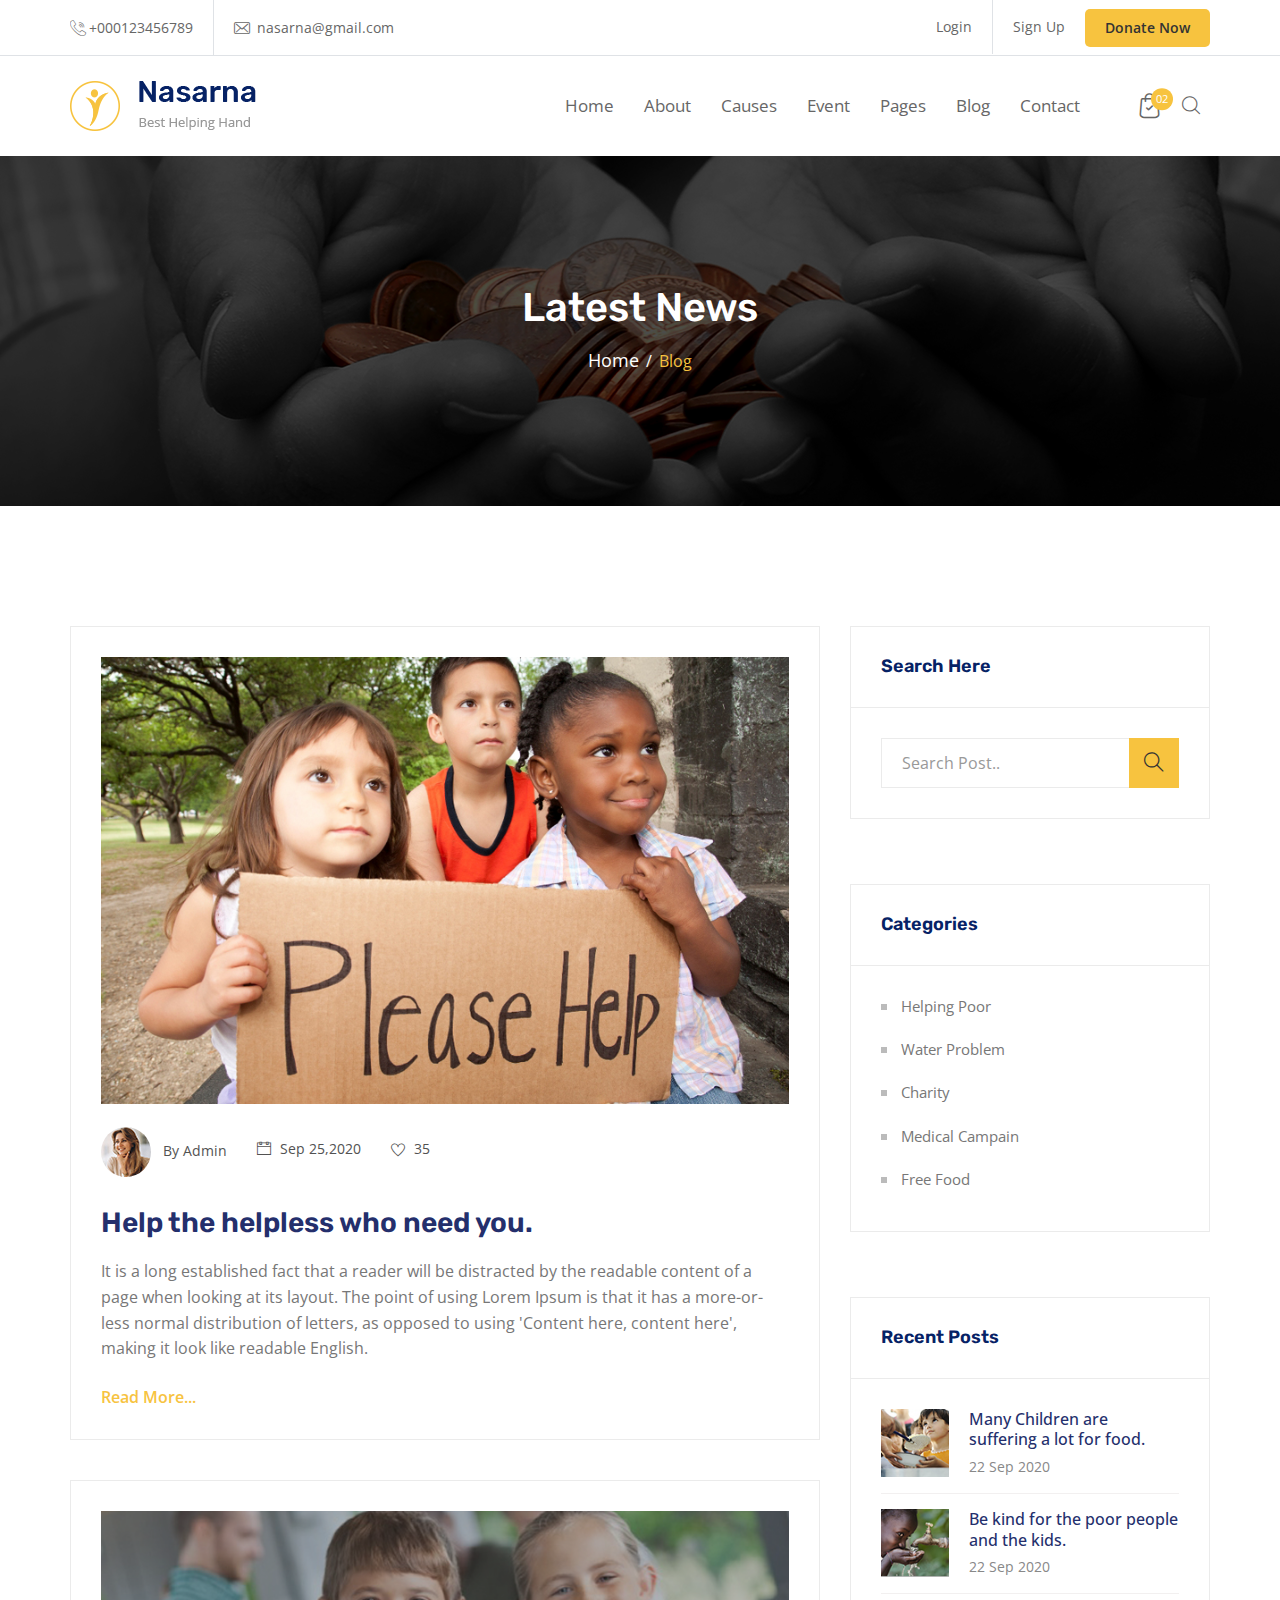
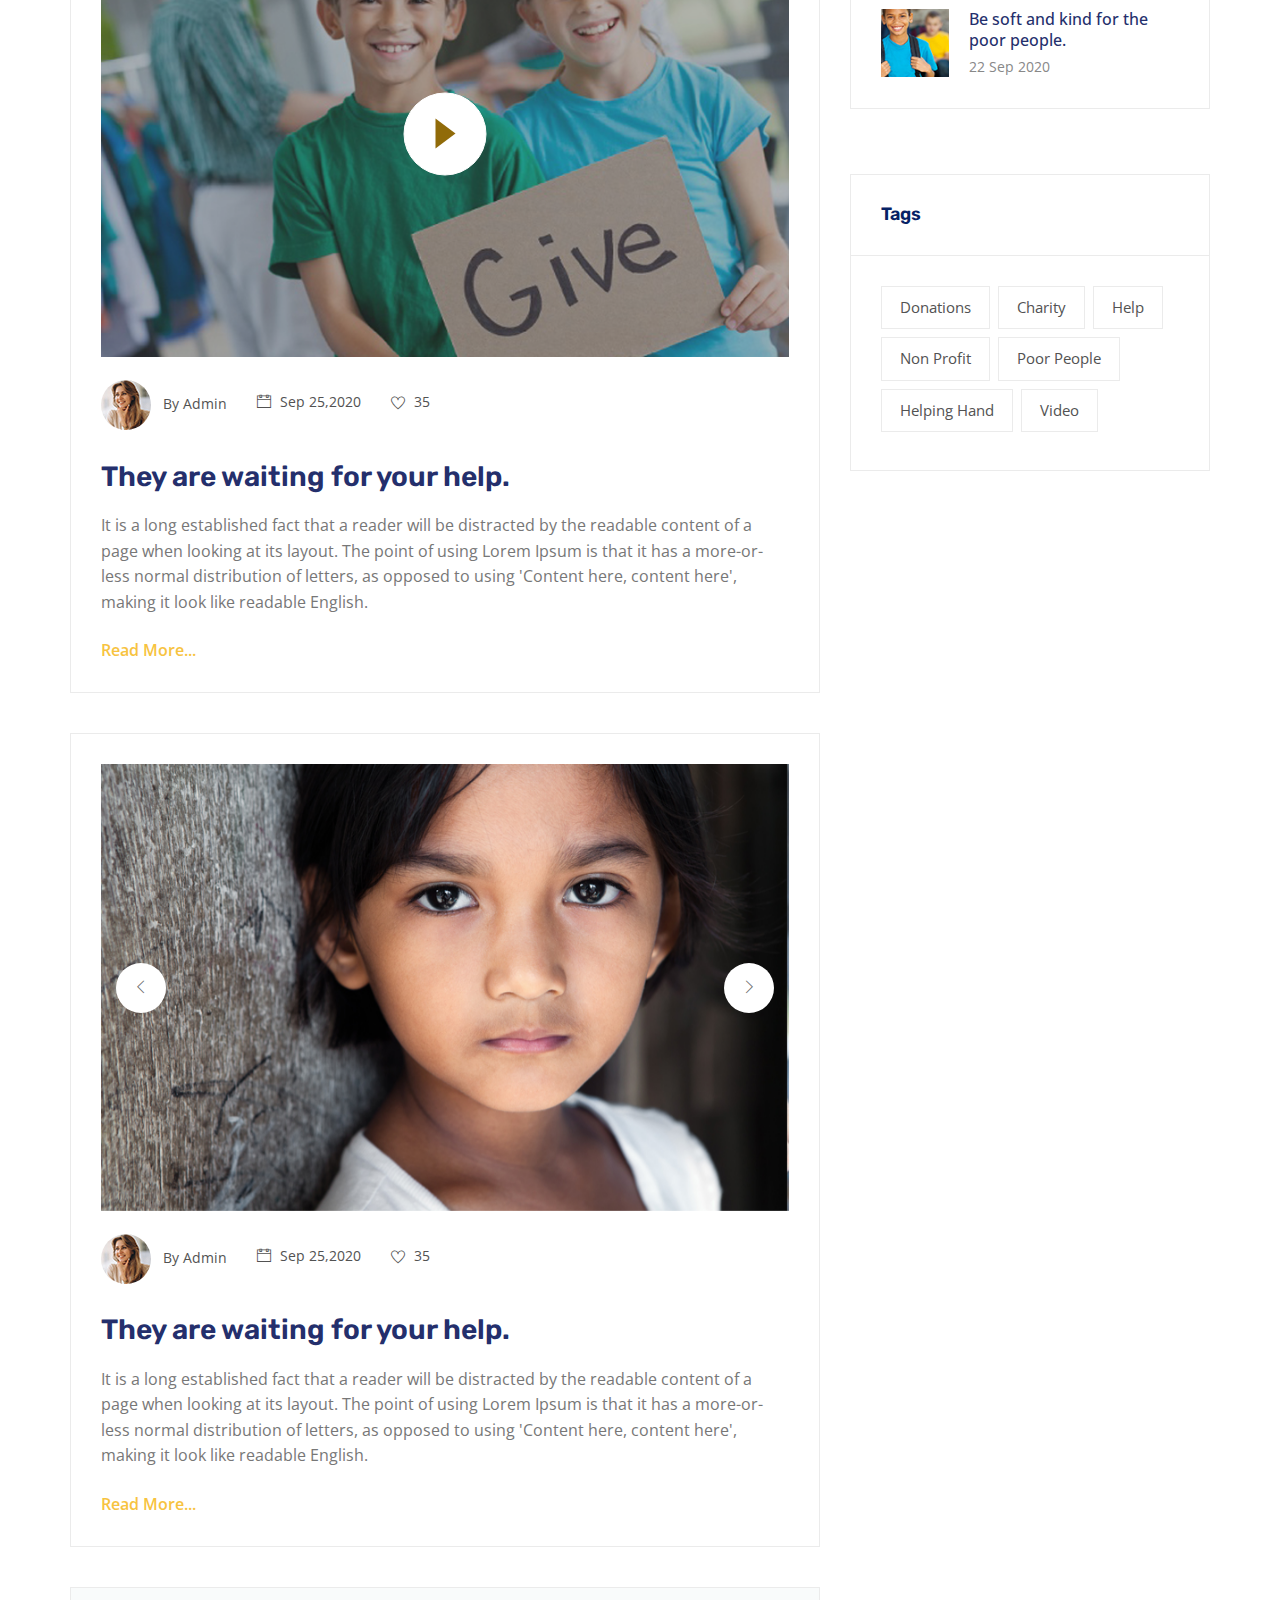
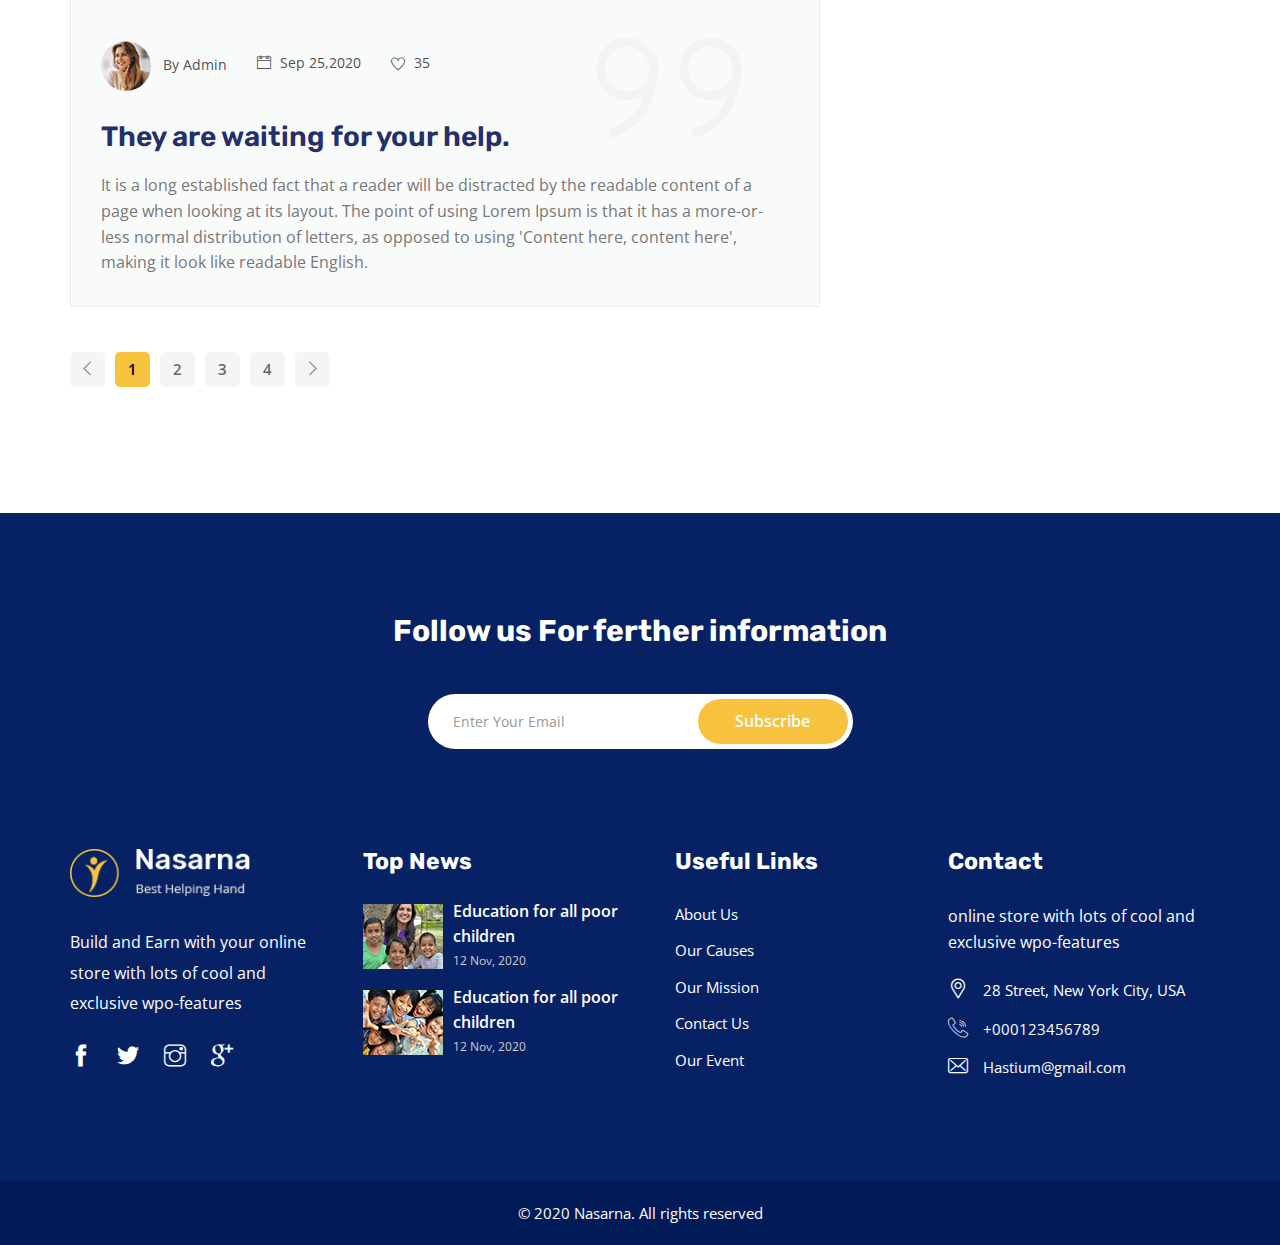
<file: blog.html>
<!DOCTYPE html>
<html lang="en">

<head>
    <meta charset="utf-8">
    <meta http-equiv="X-UA-Compatible" content="IE=edge">
    <meta name="viewport" content="width=device-width, initial-scale=1">
    <meta name="author" content="wpoceans">
    <title>Nasarna - Charity Nonprofit HTML 5 Template</title>
    <link href="assets/css/themify-icons.css" rel="stylesheet">
    <link href="assets/css/font-awesome.min.css" rel="stylesheet">
    <link href="assets/css/flaticon.css" rel="stylesheet">
    <link href="assets/css/bootstrap.min.css" rel="stylesheet">
    <link href="assets/css/animate.css" rel="stylesheet">
    <link href="assets/css/owl.carousel.css" rel="stylesheet">
    <link href="assets/css/owl.theme.css" rel="stylesheet">
    <link href="assets/css/slick.css" rel="stylesheet">
    <link href="assets/css/slick-theme.css" rel="stylesheet">
    <link href="assets/css/swiper.min.css" rel="stylesheet">
    <link href="assets/css/owl.transitions.css" rel="stylesheet">
    <link href="assets/css/jquery.fancybox.css" rel="stylesheet">
    <link href="assets/css/odometer-theme-default.css" rel="stylesheet">
    <link href="assets/css/nice-select.css" rel="stylesheet">
    <link href="assets/css/style.css" rel="stylesheet">
    <!-- HTML5 shim and Respond.js for IE8 support of HTML5 elements and media queries -->
    <!--[if lt IE 9]>
    <script src="https://oss.maxcdn.com/html5shiv/3.7.3/html5shiv.min.js"></script>
    <script src="https://oss.maxcdn.com/respond/1.4.2/respond.min.js"></script>
    <![endif]-->
</head>

<body>
    <!-- start page-wrapper -->
    <div class="page-wrapper">
        <!-- start preloader -->
        <div class="preloader">
            <div class="sk-folding-cube">
                <div class="sk-cube1 sk-cube"></div>
                <div class="sk-cube2 sk-cube"></div>
                <div class="sk-cube4 sk-cube"></div>
                <div class="sk-cube3 sk-cube"></div>
            </div>
        </div>
        <!-- end preloader -->
        <!-- Start header -->
        <header id="header" class="wpo-site-header wpo-header-style-3">
            <div class="topbar">
                <div class="container">
                    <div class="row">
                        <div class="col col-md-6 col-sm-7 col-12">
                            <div class="contact-intro">
                                <ul>
                                    <li><i class="fi flaticon-call"></i>+000123456789</li>
                                    <li><i class="fi flaticon-envelope"></i> nasarna@gmail.com</li>
                                </ul>
                            </div>
                        </div>
                        <div class="col col-md-6 col-sm-5 col-12">
                            <div class="contact-info">
                                <ul>
                                    <li><a href="login.html">Login</a></li>
                                    <li><a href="register.html">Sign Up</a></li>
                                    <li><a class="theme-btn" href="donate.html">Donate Now</a></li>
                                </ul>
                            </div>
                        </div>
                    </div>
                </div>
            </div>
            <!-- end topbar -->
            <nav class="navigation navbar navbar-default">
                <div class="container">
                    <div class="navbar-header">
                        <button type="button" class="open-btn">
                            <span class="sr-only">Toggle navigation</span>
                            <span class="icon-bar"></span>
                            <span class="icon-bar"></span>
                            <span class="icon-bar"></span>
                        </button>
                        <a class="navbar-brand" href="index.html"><img src="assets/images/logo-2.png" alt="logo"></a>
                    </div>
                    <div id="navbar" class="navbar-collapse collapse navbar-right navigation-holder">
                        <button class="close-navbar"><i class="ti-close"></i></button>
                        <ul class="nav navbar-nav">
                            <li class="menu-item-has-children">
                                <a href="#">Home</a>
                                <ul class="sub-menu">
                                    <li><a href="index.html">Home style 1</a></li>
                                    <li><a href="index-2.html">Home style 2</a></li>
                                    <li><a href="index-3.html">Home style 3</a></li>
                                </ul>
                            </li>
                            <li><a href="about.html">About</a></li>
                            <li class="menu-item-has-children">
                                <a href="#">Causes</a>
                                <ul class="sub-menu">
                                    <li><a href="causes.html">Causes</a></li>
                                    <li><a href="causes-single.html">Causes Single</a></li>
                                </ul>
                            </li>
                            <li class="menu-item-has-children">
                                <a href="#">Event</a>
                                <ul class="sub-menu">
                                    <li><a href="event.html">Event</a></li>
                                    <li><a href="event-single.html">Event Single</a></li>
                                </ul>
                            </li>
                            <li class="menu-item-has-children">
                                <a href="#">Pages</a>
                                <ul class="sub-menu">
                                    <li><a href="about.html">About</a></li>
                                    <li><a href="donate.html">Donate</a></li>
                                    <li><a href="volunteer.html">Volunteer</a></li>
                                    <li><a href="error.html">404 Page</a></li>
                                </ul>
                            </li>
                            <li class="menu-item-has-children">
                                <a href="#">Blog</a>
                                <ul class="sub-menu">
                                    <li><a href="blog.html">Blog right sidebar</a></li>
                                    <li><a href="blog-left.html">Blog left sidebar</a></li>
                                    <li><a href="blog-fulwidth.html">Blog fullwidth</a></li>
                                    <li class="menu-item-has-children">
                                        <a href="#">Blog details</a>
                                        <ul class="sub-menu">
                                            <li><a href="blog-single.html">Blog details right sidebar</a></li>
                                            <li><a href="blog-single-left.html">Blog details left sidebar</a></li>
                                            <li><a href="blog-single-fluid.html">Blog details fullwidth</a></li>
                                        </ul>
                                    </li>
                                </ul>
                            </li>
                            <li><a href="contact.html">Contact</a></li>
                        </ul>
                    </div>
                    <!-- end of nav-collapse -->
                    <div class="cart-search-contact">
                        <div class="mini-cart">
                            <button class="cart-toggle-btn"> <i class="fi flaticon-shopping-bag"></i> <span class="cart-count">02</span></button>
                            <div class="mini-cart-content">
                                <div class="mini-cart-title">
                                    <p>Shopping Cart</p>
                                </div>
                                <div class="mini-cart-items">
                                    <div class="mini-cart-item clearfix">
                                        <div class="mini-cart-item-image">
                                            <a href="#"><img src="assets/images/shop/mini/img-1.jpg" alt="Hoodie with zipper"></a>
                                        </div>
                                        <div class="mini-cart-item-des">
                                            <a href="#">Hoodie with zipper</a>
                                            <span class="mini-cart-item-price">$25.15</span>
                                            <span class="mini-cart-item-quantity">x 1</span>
                                        </div>
                                    </div>
                                    <div class="mini-cart-item clearfix">
                                        <div class="mini-cart-item-image">
                                            <a href="#"><img src="assets/images/shop/mini/img-2.jpg" alt="Hoodie with zipper"></a>
                                        </div>
                                        <div class="mini-cart-item-des">
                                            <a href="#">Hoodie with zipper</a>
                                            <span class="mini-cart-item-price">$12.99</span>
                                            <span class="mini-cart-item-quantity">x 2</span>
                                        </div>
                                    </div>
                                </div>
                                <div class="mini-cart-action clearfix">
                                    <span class="mini-checkout-price">$255.12</span>
                                    <a href="" class="theme-btn-s4">View Cart</a>
                                </div>
                            </div>
                        </div>
                        <div class="header-search-form-wrapper">
                            <button class="search-toggle-btn"><i class="fi flaticon-magnifying-glass"></i></button>
                            <div class="header-search-form">
                                <form>
                                    <div>
                                        <input type="text" class="form-control" placeholder="Search here...">
                                        <button type="submit"><i class="fi flaticon-magnifying-glass"></i></button>
                                    </div>
                                </form>
                            </div>
                        </div>
                    </div>
                </div>
                <!-- end of container -->
            </nav>
        </header>
        <!-- end of header -->
        <!-- .wpo-breadcumb-area start -->
        <div class="wpo-breadcumb-area">
            <div class="container">
                <div class="row">
                    <div class="col-12">
                        <div class="wpo-breadcumb-wrap">
                            <h2>Latest News</h2>
                            <ul>
                                <li><a href="index.html">Home</a></li>
                                <li><span>Blog</span></li>
                            </ul>
                        </div>
                    </div>
                </div>
            </div>
        </div>
        <!-- .wpo-breadcumb-area end -->

        <!-- start wpo-blog-pg-section -->
        <section class="wpo-blog-pg-section section-padding">
            <div class="container">
                <div class="row">
                    <div class="col col-md-8">
                        <div class="wpo-wpo-blog-content">
                            <div class="post format-standard-image">
                                <div class="entry-media">
                                    <img src="assets/images/blog/img-4.jpg" alt>
                                </div>
                                <ul class="entry-meta">
                                    <li>
                                        <a href="#"><img src="assets/images/blog/admin.jpg" alt> By Admin</a>
                                    </li>
                                    <li><a href="#"><i class="ti-calendar"></i> Sep 25,2020</a></li>
                                    <li><a href="#"><i class="ti-heart"></i> 35</a></li>
                                </ul>
                                <h3><a href="#">Help the helpless who need you.</a></h3>
                                <p>It is a long established fact that a reader will be distracted by the readable content of a page when looking at its layout. The point of using Lorem Ipsum is that it has a more-or-less normal distribution of letters, as
                                    opposed to using 'Content here, content here', making it look like readable English. </p>
                                <a href="#" class="read-more">Read More...</a>
                            </div>
                            <div class="post format-video">
                                <div class="entry-media video-holder">
                                    <img src="assets/images/blog/img-5.jpg" alt>
                                    <a href="https://www.youtube.com/embed/iSbzh0r9IV4?autoplay=1" class="video-btn" data-type="iframe">
                                        <i class="fi flaticon-play-button-2"></i>
                                    </a>
                                </div>
                                <ul class="entry-meta">
                                    <li>
                                        <a href="#"><img src="assets/images/blog/admin.jpg" alt> By Admin</a>
                                    </li>
                                    <li><a href="#"><i class="ti-calendar"></i> Sep 25,2020</a></li>
                                    <li><a href="#"><i class="ti-heart"></i> 35</a></li>
                                </ul>
                                <h3><a href="#">They are waiting for your help.</a></h3>
                                <p>It is a long established fact that a reader will be distracted by the readable content of a page when looking at its layout. The point of using Lorem Ipsum is that it has a more-or-less normal distribution of letters, as
                                    opposed to using 'Content here, content here', making it look like readable English. </p>
                                <a href="#" class="read-more">Read More...</a>
                            </div>
                            <div class="post format-gallery">
                                <div class="entry-media post-slider">
                                    <img src="assets/images/blog/img-6.jpg" alt>
                                    <img src="assets/images/blog/img-4.jpg" alt>
                                </div>
                                <ul class="entry-meta">
                                    <li>
                                        <a href="#"><img src="assets/images/blog/admin.jpg" alt> By Admin</a>
                                    </li>
                                    <li><a href="#"><i class="ti-calendar"></i> Sep 25,2020</a></li>
                                    <li><a href="#"><i class="ti-heart"></i> 35</a></li>
                                </ul>
                                <h3><a href="#">They are waiting for your help.</a></h3>
                                <p>It is a long established fact that a reader will be distracted by the readable content of a page when looking at its layout. The point of using Lorem Ipsum is that it has a more-or-less normal distribution of letters, as
                                    opposed to using 'Content here, content here', making it look like readable English. </p>
                                <a href="#" class="read-more">Read More...</a>
                            </div>
                            <div class="post format-quote">
                                <ul class="entry-meta">
                                    <li>
                                        <a href="#"><img src="assets/images/blog/admin.jpg" alt> By Admin</a>
                                    </li>
                                    <li><a href="#"><i class="ti-calendar"></i> Sep 25,2020</a></li>
                                    <li><a href="#"><i class="ti-heart"></i> 35</a></li>
                                </ul>
                                <h3><a href="#">They are waiting for your help.</a></h3>
                                <p>It is a long established fact that a reader will be distracted by the readable content of a page when looking at its layout. The point of using Lorem Ipsum is that it has a more-or-less normal distribution of letters, as
                                    opposed to using 'Content here, content here', making it look like readable English. </p>
                            </div>
                            <div class="pagination-wrapper pagination-wrapper-left">
                                <ul class="pg-pagination">
                                    <li>
                                        <a href="#" aria-label="Previous">
                                            <i class="fi ti-angle-left"></i>
                                        </a>
                                    </li>
                                    <li class="active"><a href="#">1</a></li>
                                    <li><a href="#">2</a></li>
                                    <li><a href="#">3</a></li>
                                    <li><a href="#">4</a></li>
                                    <li>
                                        <a href="#" aria-label="Next">
                                            <i class="fi ti-angle-right"></i>
                                        </a>
                                    </li>
                                </ul>
                            </div>
                        </div>
                    </div>
                    <div class="col col-md-4">
                        <div class="wpo-blog-sidebar">
                            <div class="widget search-widget">
                                <h3>Search Here</h3>
                                <form>
                                    <div>
                                        <input type="text" class="form-control" placeholder="Search Post..">
                                        <button type="submit"><i class="ti-search"></i></button>
                                    </div>
                                </form>
                            </div>
                            <div class="widget category-widget">
                                <h3>Categories</h3>
                                <ul>
                                    <li><a href="#">Helping Poor</a></li>
                                    <li><a href="#">Water Problem</a></li>
                                    <li><a href="#">Charity</a></li>
                                    <li><a href="#">Medical Campain</a></li>
                                    <li><a href="#">Free Food</a></li>
                                </ul>
                            </div>
                            <div class="widget recent-post-widget">
                                <h3>Recent posts</h3>
                                <div class="posts">
                                    <div class="post">
                                        <div class="img-holder">
                                            <img src="assets/images/recent-posts/img-1.jpg" alt>
                                        </div>
                                        <div class="details">
                                            <h4><a href="#">Many Children are suffering a lot for food.</a></h4>
                                            <span class="date">22 Sep 2020</span>
                                        </div>
                                    </div>
                                    <div class="post">
                                        <div class="img-holder">
                                            <img src="assets/images/recent-posts/img-2.jpg" alt>
                                        </div>
                                        <div class="details">
                                            <h4><a href="#">Be kind for the poor people and the kids.</a></h4>
                                            <span class="date">22 Sep 2020</span>
                                        </div>
                                    </div>
                                    <div class="post">
                                        <div class="img-holder">
                                            <img src="assets/images/recent-posts/img-3.jpg" alt>
                                        </div>
                                        <div class="details">
                                            <h4><a href="#">Be soft and kind for the poor people.</a></h4>
                                            <span class="date">22 Sep 2020</span>
                                        </div>
                                    </div>
                                </div>
                            </div>
                            <div class="widget tag-widget">
                                <h3>Tags</h3>
                                <ul>
                                    <li><a href="#">Donations</a></li>
                                    <li><a href="#">Charity</a></li>
                                    <li><a href="#">Help</a></li>
                                    <li><a href="#">Non Profit</a></li>
                                    <li><a href="#">Poor People</a></li>
                                    <li><a href="#">Helping Hand</a></li>
                                    <li><a href="#">Video</a></li>
                                </ul>
                            </div>
                        </div>
                    </div>
                </div>
            </div>
            <!-- end container -->
        </section>
        <!-- end wpo-blog-pg-section -->

        <div class="wpo-ne-footer">
            <!-- start wpo-news-letter-section -->
            <section class="wpo-news-letter-section">
                <div class="container">
                    <div class="row">
                        <div class="col col-md-6 col-md-offset-3 col-sm-8 col-sm-offset-2">
                            <div class="wpo-newsletter">
                                <h3>Follow us For ferther information</h3>
                                <div class="wpo-newsletter-form">
                                    <form>
                                        <div>
                                            <input type="text" placeholder="Enter Your Email" class="form-control">
                                            <button type="submit">Subscribe</button>
                                        </div>
                                    </form>
                                </div>
                            </div>
                        </div>
                    </div>
                </div>
                <!-- end container -->
            </section>
            <!-- end wpo-news-letter-section -->
            <!-- start wpo-site-footer -->
            <footer class="wpo-site-footer">
                <div class="wpo-upper-footer">
                    <div class="container">
                        <div class="row">
                            <div class="col col-lg-3 col-md-3 col-sm-6">
                                <div class="widget about-widget">
                                    <div class="logo widget-title">
                                        <img src="assets/images/logo.png" alt="blog">
                                    </div>
                                    <p>Build and Earn with your online store with lots of cool and exclusive wpo-features </p>
                                    <ul>
                                        <li><a href="#"><i class="ti-facebook"></i></a></li>
                                        <li><a href="#"><i class="ti-twitter-alt"></i></a></li>
                                        <li><a href="#"><i class="ti-instagram"></i></a></li>
                                        <li><a href="#"><i class="ti-google"></i></a></li>
                                    </ul>
                                </div>
                            </div>
                            <div class="col col-lg-3 col-md-3 col-sm-6">
                                <div class="widget link-widget resource-widget">
                                    <div class="widget-title">
                                        <h3>Top News</h3>
                                    </div>
                                    <div class="news-wrap">
                                        <div class="news-img">
                                            <img src="assets/images/footer/img-1.jpg" alt="">
                                        </div>
                                        <div class="news-text">
                                            <h3>Education for all poor children</h3>
                                            <span>12 Nov, 2020</span>
                                        </div>
                                    </div>
                                    <div class="news-wrap">
                                        <div class="news-img">
                                            <img src="assets/images/footer/img-2.jpg" alt="">
                                        </div>
                                        <div class="news-text">
                                            <h3>Education for all poor children</h3>
                                            <span>12 Nov, 2020</span>
                                        </div>
                                    </div>
                                </div>
                            </div>
                            <div class="col col-lg-2 col-md-3 col-sm-6">
                                <div class="widget link-widget">
                                    <div class="widget-title">
                                        <h3>Useful Links</h3>
                                    </div>
                                    <ul>
                                        <li><a href="#">About Us</a></li>
                                        <li><a href="#">Our Causes</a></li>
                                        <li><a href="#">Our Mission</a></li>
                                        <li><a href="#">Contact Us</a></li>
                                        <li><a href="#">Our Event</a></li>
                                    </ul>
                                </div>
                            </div>
                            <div class="col col-lg-3 col-lg-offset-1 col-md-3 col-sm-6">
                                <div class="widget market-widget wpo-service-link-widget">
                                    <div class="widget-title">
                                        <h3>Contact </h3>
                                    </div>
                                    <p>online store with lots of cool and exclusive wpo-features</p>
                                    <div class="contact-ft">
                                        <ul>
                                            <li><i class="fi flaticon-pin"></i>28 Street, New York City, USA</li>
                                            <li><i class="fi flaticon-call"></i>+000123456789</li>
                                            <li><i class="fi flaticon-envelope"></i>Hastium@gmail.com</li>
                                        </ul>
                                    </div>
                                </div>
                            </div>
                        </div>
                    </div>
                    <!-- end container -->
                </div>
                <div class="wpo-lower-footer">
                    <div class="container">
                        <div class="row">
                            <div class="col col-xs-12">
                                <p class="copyright">&copy; 2020 Nasarna. All rights reserved</p>
                            </div>
                        </div>
                    </div>
                </div>
            </footer>
            <!-- end wpo-site-footer -->
        </div>
    </div>
    <!-- end of page-wrapper -->
    <!-- All JavaScript files
    ================================================== -->
    <script src="assets/js/jquery.min.js"></script>
    <script src="assets/js/bootstrap.min.js"></script>
    <!-- Plugins for this template -->
    <script src="assets/js/jquery-plugin-collection.js"></script>
    <!-- Custom script for this template -->
    <script src="assets/js/script.js"></script>
</body>

</html>
</file>
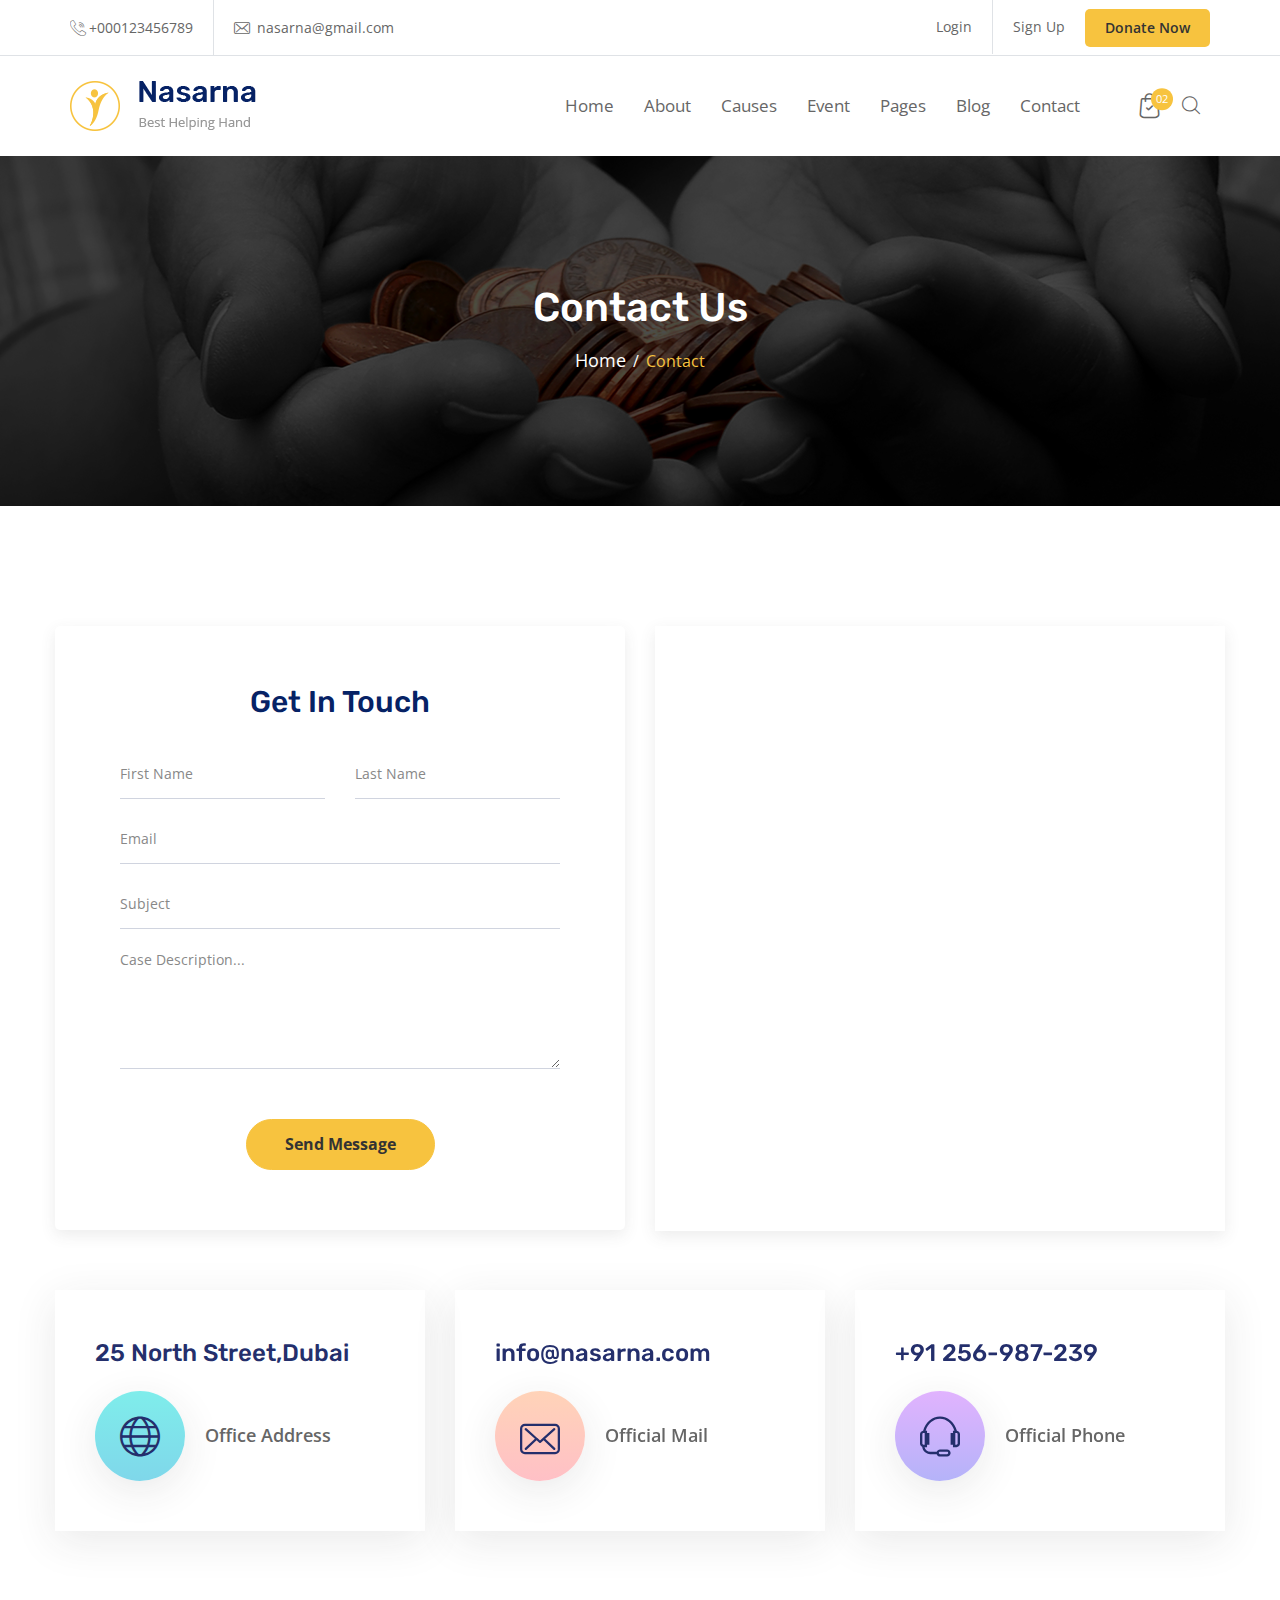
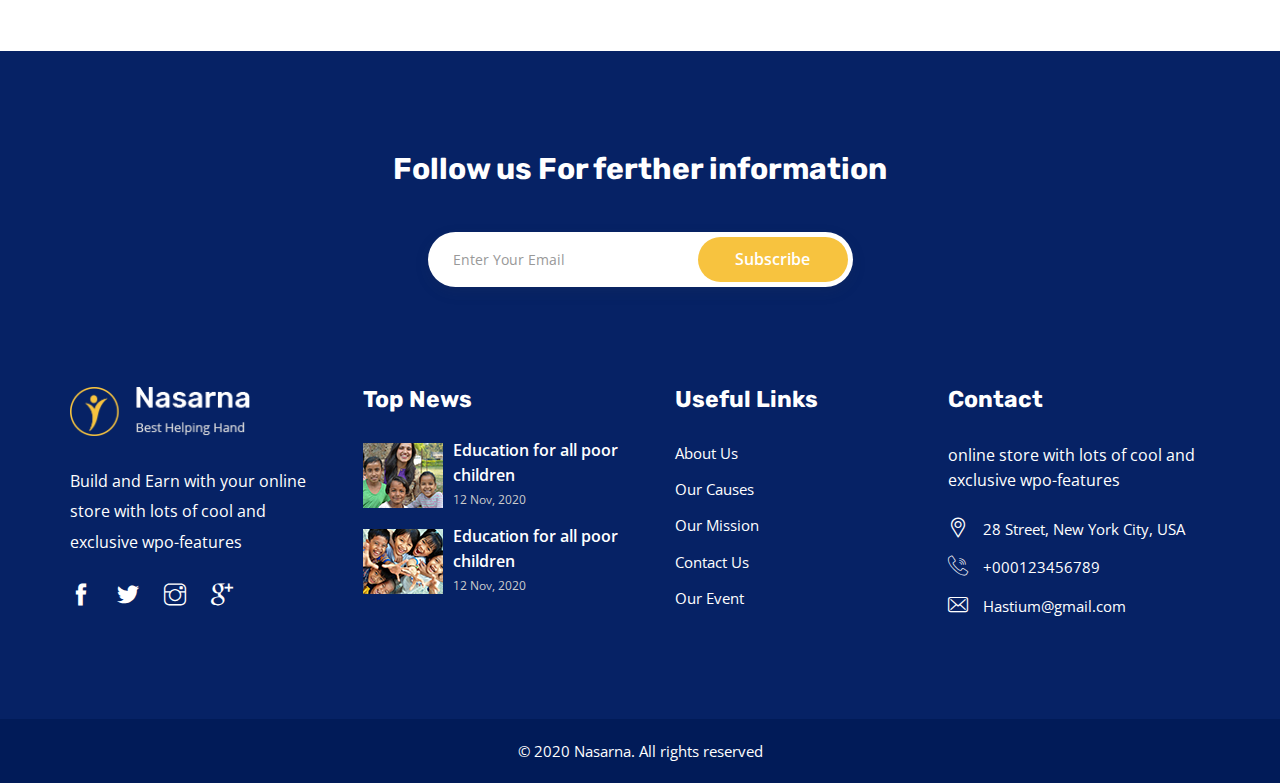
<file: contact.html>
<!DOCTYPE html>
<html lang="en">

<head>
    <meta charset="utf-8">
    <meta http-equiv="X-UA-Compatible" content="IE=edge">
    <meta name="viewport" content="width=device-width, initial-scale=1">
    <meta name="author" content="wpoceans">
    <title>Nasarna - Charity Nonprofit HTML 5 Template</title>
    <link href="assets/css/themify-icons.css" rel="stylesheet">
    <link href="assets/css/font-awesome.min.css" rel="stylesheet">
    <link href="assets/css/flaticon.css" rel="stylesheet">
    <link href="assets/css/bootstrap.min.css" rel="stylesheet">
    <link href="assets/css/animate.css" rel="stylesheet">
    <link href="assets/css/owl.carousel.css" rel="stylesheet">
    <link href="assets/css/owl.theme.css" rel="stylesheet">
    <link href="assets/css/slick.css" rel="stylesheet">
    <link href="assets/css/slick-theme.css" rel="stylesheet">
    <link href="assets/css/swiper.min.css" rel="stylesheet">
    <link href="assets/css/owl.transitions.css" rel="stylesheet">
    <link href="assets/css/jquery.fancybox.css" rel="stylesheet">
    <link href="assets/css/odometer-theme-default.css" rel="stylesheet">
    <link href="assets/css/nice-select.css" rel="stylesheet">
    <link href="assets/css/style.css" rel="stylesheet">
    <!-- HTML5 shim and Respond.js for IE8 support of HTML5 elements and media queries -->
    <!--[if lt IE 9]>
    <script src="https://oss.maxcdn.com/html5shiv/3.7.3/html5shiv.min.js"></script>
    <script src="https://oss.maxcdn.com/respond/1.4.2/respond.min.js"></script>
    <![endif]-->
</head>

<body>
    <!-- start page-wrapper -->
    <div class="page-wrapper">
        <!-- start preloader -->
        <div class="preloader">
            <div class="sk-folding-cube">
                <div class="sk-cube1 sk-cube"></div>
                <div class="sk-cube2 sk-cube"></div>
                <div class="sk-cube4 sk-cube"></div>
                <div class="sk-cube3 sk-cube"></div>
            </div>
        </div>
        <!-- end preloader -->
        <!-- Start header -->
        <header id="header" class="wpo-site-header wpo-header-style-3">
            <div class="topbar">
                <div class="container">
                    <div class="row">
                        <div class="col col-md-6 col-sm-7 col-12">
                            <div class="contact-intro">
                                <ul>
                                    <li><i class="fi flaticon-call"></i>+000123456789</li>
                                    <li><i class="fi flaticon-envelope"></i> nasarna@gmail.com</li>
                                </ul>
                            </div>
                        </div>
                        <div class="col col-md-6 col-sm-5 col-12">
                            <div class="contact-info">
                                <ul>
                                    <li><a href="login.html">Login</a></li>
                                    <li><a href="register.html">Sign Up</a></li>
                                    <li><a class="theme-btn" href="donate.html">Donate Now</a></li>
                                </ul>
                            </div>
                        </div>
                    </div>
                </div>
            </div>
            <!-- end topbar -->
            <nav class="navigation navbar navbar-default">
                <div class="container">
                    <div class="navbar-header">
                        <button type="button" class="open-btn">
                            <span class="sr-only">Toggle navigation</span>
                            <span class="icon-bar"></span>
                            <span class="icon-bar"></span>
                            <span class="icon-bar"></span>
                        </button>
                        <a class="navbar-brand" href="index.html"><img src="assets/images/logo-2.png" alt="logo"></a>
                    </div>
                    <div id="navbar" class="navbar-collapse collapse navbar-right navigation-holder">
                        <button class="close-navbar"><i class="ti-close"></i></button>
                        <ul class="nav navbar-nav">
                            <li class="menu-item-has-children">
                                <a href="#">Home</a>
                                <ul class="sub-menu">
                                    <li><a href="index.html">Home style 1</a></li>
                                    <li><a href="index-2.html">Home style 2</a></li>
                                    <li><a href="index-3.html">Home style 3</a></li>
                                </ul>
                            </li>
                            <li><a href="about.html">About</a></li>
                            <li class="menu-item-has-children">
                                <a href="#">Causes</a>
                                <ul class="sub-menu">
                                    <li><a href="causes.html">Causes</a></li>
                                    <li><a href="causes-single.html">Causes Single</a></li>
                                </ul>
                            </li>
                            <li class="menu-item-has-children">
                                <a href="#">Event</a>
                                <ul class="sub-menu">
                                    <li><a href="event.html">Event</a></li>
                                    <li><a href="event-single.html">Event Single</a></li>
                                </ul>
                            </li>
                            <li class="menu-item-has-children">
                                <a href="#">Pages</a>
                                <ul class="sub-menu">
                                    <li><a href="about.html">About</a></li>
                                    <li><a href="donate.html">Donate</a></li>
                                    <li><a href="volunteer.html">Volunteer</a></li>
                                    <li><a href="error.html">404 Page</a></li>
                                </ul>
                            </li>
                            <li class="menu-item-has-children">
                                <a href="#">Blog</a>
                                <ul class="sub-menu">
                                    <li><a href="blog.html">Blog right sidebar</a></li>
                                    <li><a href="blog-left.html">Blog left sidebar</a></li>
                                    <li><a href="blog-fulwidth.html">Blog fullwidth</a></li>
                                    <li class="menu-item-has-children">
                                        <a href="#">Blog details</a>
                                        <ul class="sub-menu">
                                            <li><a href="blog-single.html">Blog details right sidebar</a></li>
                                            <li><a href="blog-single-left.html">Blog details left sidebar</a></li>
                                            <li><a href="blog-single-fluid.html">Blog details fullwidth</a></li>
                                        </ul>
                                    </li>
                                </ul>
                            </li>
                            <li><a href="contact.html">Contact</a></li>
                        </ul>
                    </div>
                    <!-- end of nav-collapse -->
                    <div class="cart-search-contact">
                        <div class="mini-cart">
                            <button class="cart-toggle-btn"> <i class="fi flaticon-shopping-bag"></i> <span class="cart-count">02</span></button>
                            <div class="mini-cart-content">
                                <div class="mini-cart-title">
                                    <p>Shopping Cart</p>
                                </div>
                                <div class="mini-cart-items">
                                    <div class="mini-cart-item clearfix">
                                        <div class="mini-cart-item-image">
                                            <a href="#"><img src="assets/images/shop/mini/img-1.jpg" alt="Hoodie with zipper"></a>
                                        </div>
                                        <div class="mini-cart-item-des">
                                            <a href="#">Hoodie with zipper</a>
                                            <span class="mini-cart-item-price">$25.15</span>
                                            <span class="mini-cart-item-quantity">x 1</span>
                                        </div>
                                    </div>
                                    <div class="mini-cart-item clearfix">
                                        <div class="mini-cart-item-image">
                                            <a href="#"><img src="assets/images/shop/mini/img-2.jpg" alt="Hoodie with zipper"></a>
                                        </div>
                                        <div class="mini-cart-item-des">
                                            <a href="#">Hoodie with zipper</a>
                                            <span class="mini-cart-item-price">$12.99</span>
                                            <span class="mini-cart-item-quantity">x 2</span>
                                        </div>
                                    </div>
                                </div>
                                <div class="mini-cart-action clearfix">
                                    <span class="mini-checkout-price">$255.12</span>
                                    <a href="" class="theme-btn-s4">View Cart</a>
                                </div>
                            </div>
                        </div>
                        <div class="header-search-form-wrapper">
                            <button class="search-toggle-btn"><i class="fi flaticon-magnifying-glass"></i></button>
                            <div class="header-search-form">
                                <form>
                                    <div>
                                        <input type="text" class="form-control" placeholder="Search here...">
                                        <button type="submit"><i class="fi flaticon-magnifying-glass"></i></button>
                                    </div>
                                </form>
                            </div>
                        </div>
                    </div>
                </div>
                <!-- end of container -->
            </nav>
        </header>
        <!-- end of header -->
        <!-- .wpo-breadcumb-area start -->
        <div class="wpo-breadcumb-area">
            <div class="container">
                <div class="row">
                    <div class="col-12">
                        <div class="wpo-breadcumb-wrap">
                            <h2>Contact Us</h2>
                            <ul>
                                <li><a href="index.html">Home</a></li>
                                <li><span>Contact</span></li>
                            </ul>
                        </div>
                    </div>
                </div>
            </div>
        </div>
        <!-- .wpo-breadcumb-area end -->

        <!-- start wpo-contact-form-map -->
        <section class="wpo-contact-form-map section-padding">
            <div class="container">
                <div class="row">
                    <div class="col-12">
                        <div class="row">
                            <div class="col col-lg-6 col-md-6 col-sm-12 col-12">
                                <div class="contact-form">
                                    <h2>Get In Touch</h2>
                                    <form method="post" class="contact-validation-active" id="contact-form">
                                        <div>
                                            <input type="text" class="form-control" name="name" id="name" placeholder="First Name">
                                        </div>
                                        <div>
                                            <input type="text" class="form-control" name="name2" id="name2" placeholder="Last Name">
                                        </div>
                                        <div class="clearfix">
                                            <input type="email" class="form-control" name="email" id="email" placeholder="Email">
                                        </div>
                                        <div>
                                            <input type="text" class="form-control" name="subject" id="subject" placeholder="Subject">
                                        </div>
                                        <div>
                                            <textarea class="form-control" name="note" id="note" placeholder="Case Description..."></textarea>
                                        </div>
                                        <div class="submit-area">
                                            <button type="submit" class="theme-btn submit-btn">Send Message</button>
                                            <div id="loader">
                                                <i class="ti-reload"></i>
                                            </div>
                                        </div>
                                        <div class="clearfix error-handling-messages">
                                            <div id="success">Thank you</div>
                                            <div id="error"> Error occurred while sending email. Please try again later. </div>
                                        </div>
                                    </form>
                                </div>
                            </div>
                            <div class="col col-lg-6 col-md-6 col-sm-12 col-12">
                                <div class="contact-map">
                                    <iframe src="https://www.google.com/maps/embed?pb=!1m18!1m12!1m3!1d193595.9147703055!2d-74.11976314309273!3d40.69740344223377!2m3!1f0!2f0!3f0!3m2!1i1024!2i768!4f13.1!3m3!1m2!1s0x89c24fa5d33f083b%3A0xc80b8f06e177fe62!2sNew+York%2C+NY%2C+USA!5e0!3m2!1sen!2sbd!4v1547528325671"
                                        allowfullscreen></iframe>
                                </div>
                            </div>
                        </div>

                        <div class="wpo-contact-info">
                            <div class="row">
                                <div class="col-lg-4 col-md-6 col-sm-6 col-12">
                                    <div class="info-item">
                                        <h2>25 North Street,Dubai</h2>
                                        <div class="info-wrap">
                                            <div class="info-icon">
                                                <i class="ti-world"></i>
                                            </div>
                                            <div class="info-text">
                                                <span>Office Address</span>
                                            </div>
                                        </div>
                                    </div>
                                </div>
                                <div class="col-lg-4 col-md-6 col-sm-6 col-12">
                                    <div class="info-item">
                                        <h2>info@nasarna.com</h2>
                                        <div class="info-wrap">
                                            <div class="info-icon-2">
                                                <i class="fi flaticon-envelope"></i>
                                            </div>
                                            <div class="info-text">
                                                <span>Official Mail</span>
                                            </div>
                                        </div>
                                    </div>
                                </div>
                                <div class="col-lg-4 col-md-6 col-sm-6 col-12">
                                    <div class="info-item">
                                        <h2>+91 256-987-239</h2>
                                        <div class="info-wrap">
                                            <div class="info-icon-3">
                                                <i class="ti-headphone-alt"></i>
                                            </div>
                                            <div class="info-text">
                                                <span>Official Phone</span>
                                            </div>
                                        </div>
                                    </div>
                                </div>
                            </div>
                        </div>
                    </div>
                </div>
            </div>
            <!-- end container -->
        </section>
        <!-- end wpo-contact-form-map -->
        <div class="wpo-ne-footer">
            <!-- start wpo-news-letter-section -->
            <section class="wpo-news-letter-section">
                <div class="container">
                    <div class="row">
                        <div class="col col-md-6 col-md-offset-3 col-sm-8 col-sm-offset-2">
                            <div class="wpo-newsletter">
                                <h3>Follow us For ferther information</h3>
                                <div class="wpo-newsletter-form">
                                    <form>
                                        <div>
                                            <input type="text" placeholder="Enter Your Email" class="form-control">
                                            <button type="submit">Subscribe</button>
                                        </div>
                                    </form>
                                </div>
                            </div>
                        </div>
                    </div>
                </div>
                <!-- end container -->
            </section>
            <!-- end wpo-news-letter-section -->
            <!-- start wpo-site-footer -->
            <footer class="wpo-site-footer">
                <div class="wpo-upper-footer">
                    <div class="container">
                        <div class="row">
                            <div class="col col-lg-3 col-md-3 col-sm-6">
                                <div class="widget about-widget">
                                    <div class="logo widget-title">
                                        <img src="assets/images/logo.png" alt="blog">
                                    </div>
                                    <p>Build and Earn with your online store with lots of cool and exclusive wpo-features </p>
                                    <ul>
                                        <li><a href="#"><i class="ti-facebook"></i></a></li>
                                        <li><a href="#"><i class="ti-twitter-alt"></i></a></li>
                                        <li><a href="#"><i class="ti-instagram"></i></a></li>
                                        <li><a href="#"><i class="ti-google"></i></a></li>
                                    </ul>
                                </div>
                            </div>
                            <div class="col col-lg-3 col-md-3 col-sm-6">
                                <div class="widget link-widget resource-widget">
                                    <div class="widget-title">
                                        <h3>Top News</h3>
                                    </div>
                                    <div class="news-wrap">
                                        <div class="news-img">
                                            <img src="assets/images/footer/img-1.jpg" alt="">
                                        </div>
                                        <div class="news-text">
                                            <h3>Education for all poor children</h3>
                                            <span>12 Nov, 2020</span>
                                        </div>
                                    </div>
                                    <div class="news-wrap">
                                        <div class="news-img">
                                            <img src="assets/images/footer/img-2.jpg" alt="">
                                        </div>
                                        <div class="news-text">
                                            <h3>Education for all poor children</h3>
                                            <span>12 Nov, 2020</span>
                                        </div>
                                    </div>
                                </div>
                            </div>
                            <div class="col col-lg-2 col-md-3 col-sm-6">
                                <div class="widget link-widget">
                                    <div class="widget-title">
                                        <h3>Useful Links</h3>
                                    </div>
                                    <ul>
                                        <li><a href="#">About Us</a></li>
                                        <li><a href="#">Our Causes</a></li>
                                        <li><a href="#">Our Mission</a></li>
                                        <li><a href="#">Contact Us</a></li>
                                        <li><a href="#">Our Event</a></li>
                                    </ul>
                                </div>
                            </div>
                            <div class="col col-lg-3 col-lg-offset-1 col-md-3 col-sm-6">
                                <div class="widget market-widget wpo-service-link-widget">
                                    <div class="widget-title">
                                        <h3>Contact </h3>
                                    </div>
                                    <p>online store with lots of cool and exclusive wpo-features</p>
                                    <div class="contact-ft">
                                        <ul>
                                            <li><i class="fi flaticon-pin"></i>28 Street, New York City, USA</li>
                                            <li><i class="fi flaticon-call"></i>+000123456789</li>
                                            <li><i class="fi flaticon-envelope"></i>Hastium@gmail.com</li>
                                        </ul>
                                    </div>
                                </div>
                            </div>
                        </div>
                    </div>
                    <!-- end container -->
                </div>
                <div class="wpo-lower-footer">
                    <div class="container">
                        <div class="row">
                            <div class="col col-xs-12">
                                <p class="copyright">&copy; 2020 Nasarna. All rights reserved</p>
                            </div>
                        </div>
                    </div>
                </div>
            </footer>
            <!-- end wpo-site-footer -->
        </div>
    </div>
    <!-- end of page-wrapper -->
    <!-- All JavaScript files
    ================================================== -->
    <script src="assets/js/jquery.min.js"></script>
    <script src="assets/js/bootstrap.min.js"></script>
    <!-- Plugins for this template -->
    <script src="assets/js/jquery-plugin-collection.js"></script>
    <!-- Custom script for this template -->
    <script src="assets/js/script.js"></script>
</body>

</html>
</file>
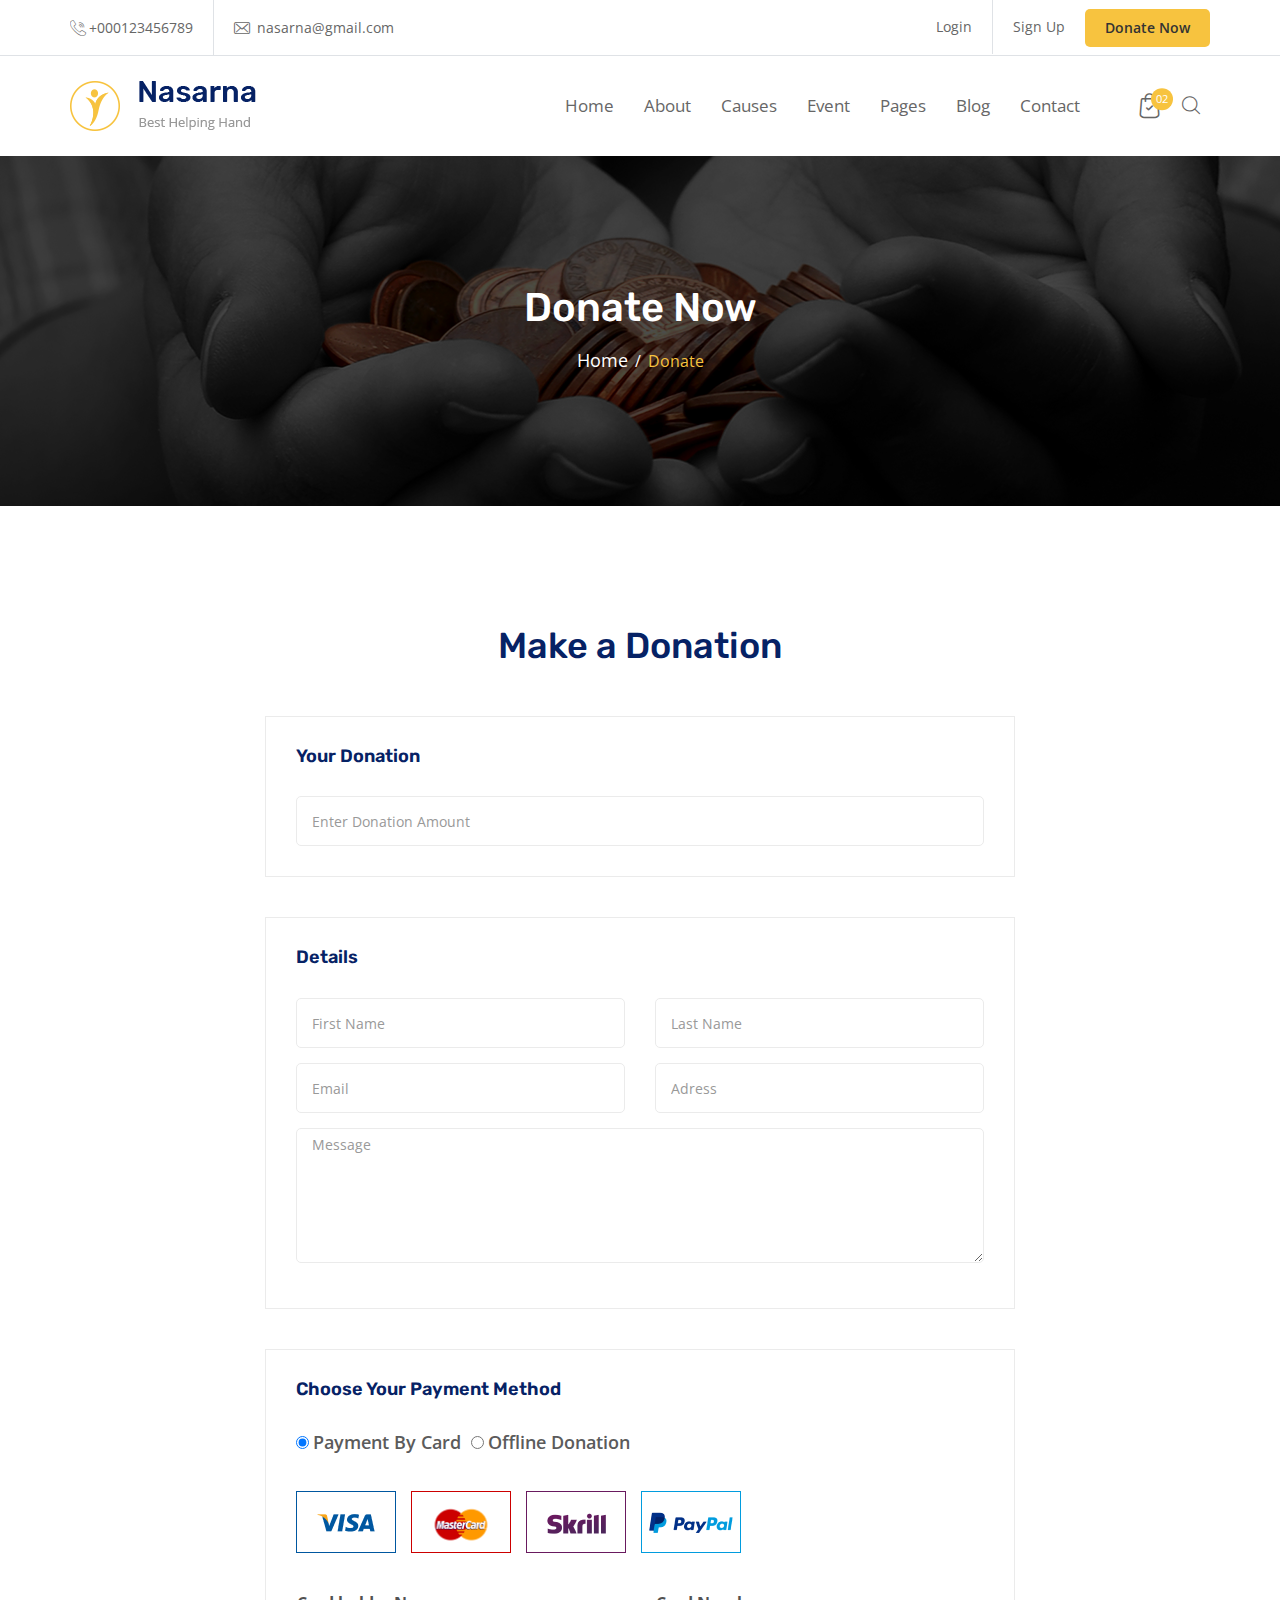
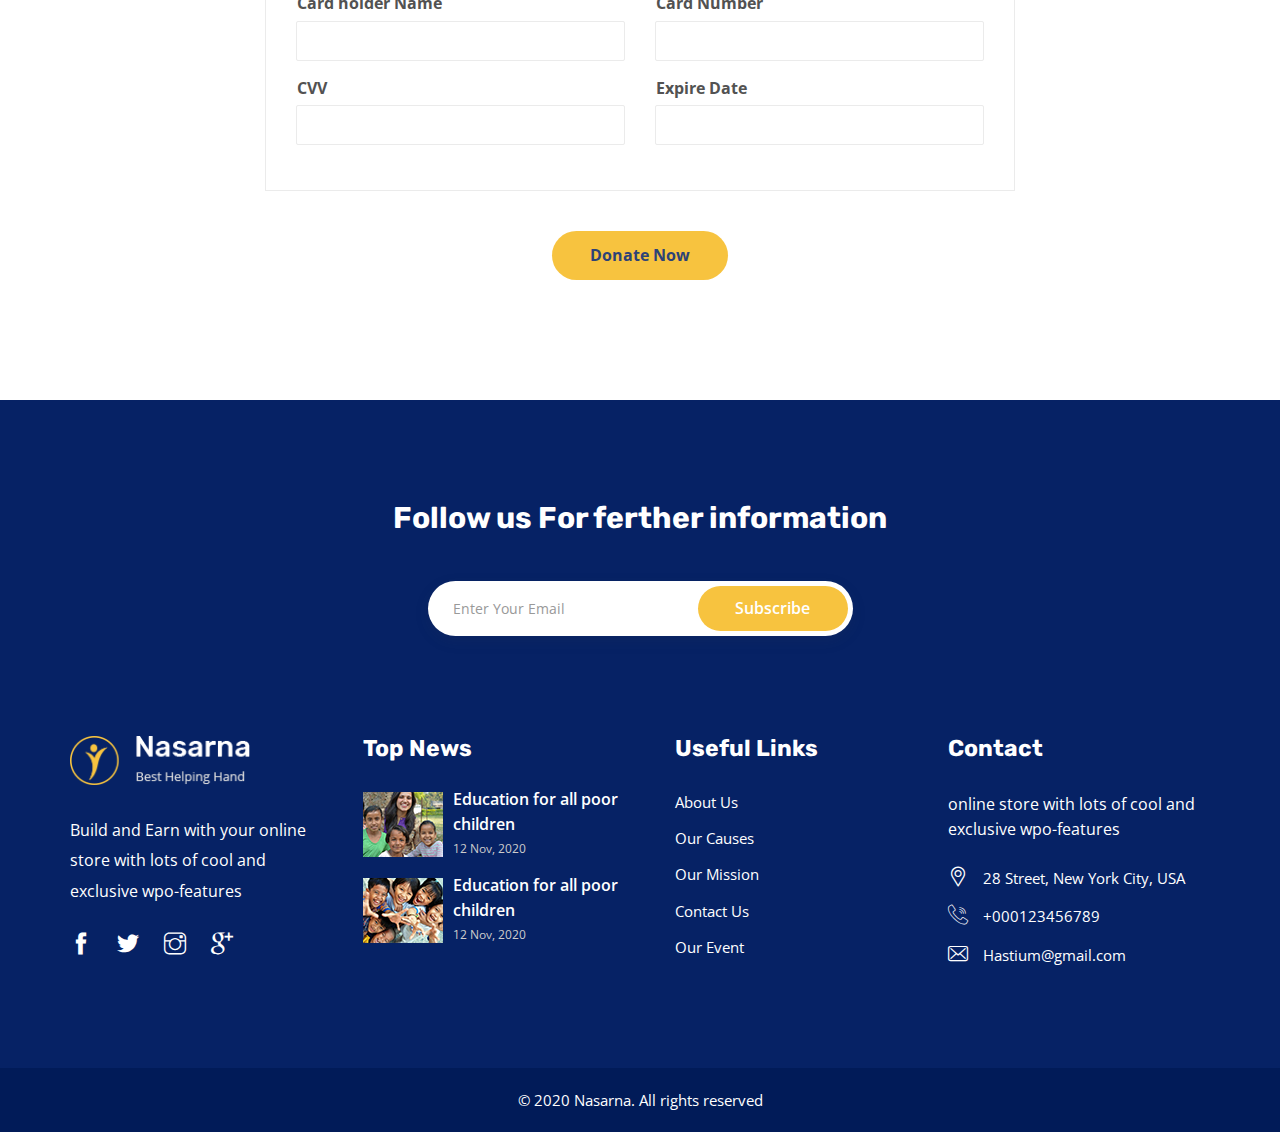
<file: donate.html>
<!DOCTYPE html>
<html lang="en">

<head>
    <meta charset="utf-8">
    <meta http-equiv="X-UA-Compatible" content="IE=edge">
    <meta name="viewport" content="width=device-width, initial-scale=1">
    <meta name="author" content="wpoceans">
    <title>Nasarna - Charity Nonprofit HTML 5 Template</title>
    <link href="assets/css/themify-icons.css" rel="stylesheet">
    <link href="assets/css/font-awesome.min.css" rel="stylesheet">
    <link href="assets/css/flaticon.css" rel="stylesheet">
    <link href="assets/css/bootstrap.min.css" rel="stylesheet">
    <link href="assets/css/animate.css" rel="stylesheet">
    <link href="assets/css/owl.carousel.css" rel="stylesheet">
    <link href="assets/css/owl.theme.css" rel="stylesheet">
    <link href="assets/css/slick.css" rel="stylesheet">
    <link href="assets/css/slick-theme.css" rel="stylesheet">
    <link href="assets/css/swiper.min.css" rel="stylesheet">
    <link href="assets/css/owl.transitions.css" rel="stylesheet">
    <link href="assets/css/jquery.fancybox.css" rel="stylesheet">
    <link href="assets/css/odometer-theme-default.css" rel="stylesheet">
    <link href="assets/css/nice-select.css" rel="stylesheet">
    <link href="assets/css/style.css" rel="stylesheet">
    <!-- HTML5 shim and Respond.js for IE8 support of HTML5 elements and media queries -->
    <!--[if lt IE 9]>
    <script src="https://oss.maxcdn.com/html5shiv/3.7.3/html5shiv.min.js"></script>
    <script src="https://oss.maxcdn.com/respond/1.4.2/respond.min.js"></script>
    <![endif]-->
</head>

<body>
    <!-- start page-wrapper -->
    <div class="page-wrapper">
        <!-- start preloader -->
        <div class="preloader">
            <div class="sk-folding-cube">
                <div class="sk-cube1 sk-cube"></div>
                <div class="sk-cube2 sk-cube"></div>
                <div class="sk-cube4 sk-cube"></div>
                <div class="sk-cube3 sk-cube"></div>
            </div>
        </div>
        <!-- end preloader -->
        <!-- Start header -->
        <header id="header" class="wpo-site-header wpo-header-style-3">
            <div class="topbar">
                <div class="container">
                    <div class="row">
                        <div class="col col-md-6 col-sm-7 col-12">
                            <div class="contact-intro">
                                <ul>
                                    <li><i class="fi flaticon-call"></i>+000123456789</li>
                                    <li><i class="fi flaticon-envelope"></i> nasarna@gmail.com</li>
                                </ul>
                            </div>
                        </div>
                        <div class="col col-md-6 col-sm-5 col-12">
                            <div class="contact-info">
                                <ul>
                                    <li><a href="login.html">Login</a></li>
                                    <li><a href="register.html">Sign Up</a></li>
                                    <li><a class="theme-btn" href="donate.html">Donate Now</a></li>
                                </ul>
                            </div>
                        </div>
                    </div>
                </div>
            </div>
            <!-- end topbar -->
            <nav class="navigation navbar navbar-default">
                <div class="container">
                    <div class="navbar-header">
                        <button type="button" class="open-btn">
                            <span class="sr-only">Toggle navigation</span>
                            <span class="icon-bar"></span>
                            <span class="icon-bar"></span>
                            <span class="icon-bar"></span>
                        </button>
                        <a class="navbar-brand" href="index.html"><img src="assets/images/logo-2.png" alt="logo"></a>
                    </div>
                    <div id="navbar" class="navbar-collapse collapse navbar-right navigation-holder">
                        <button class="close-navbar"><i class="ti-close"></i></button>
                        <ul class="nav navbar-nav">
                            <li class="menu-item-has-children">
                                <a href="#">Home</a>
                                <ul class="sub-menu">
                                    <li><a href="index.html">Home style 1</a></li>
                                    <li><a href="index-2.html">Home style 2</a></li>
                                    <li><a href="index-3.html">Home style 3</a></li>
                                </ul>
                            </li>
                            <li><a href="about.html">About</a></li>
                            <li class="menu-item-has-children">
                                <a href="#">Causes</a>
                                <ul class="sub-menu">
                                    <li><a href="causes.html">Causes</a></li>
                                    <li><a href="causes-single.html">Causes Single</a></li>
                                </ul>
                            </li>
                            <li class="menu-item-has-children">
                                <a href="#">Event</a>
                                <ul class="sub-menu">
                                    <li><a href="event.html">Event</a></li>
                                    <li><a href="event-single.html">Event Single</a></li>
                                </ul>
                            </li>
                            <li class="menu-item-has-children">
                                <a href="#">Pages</a>
                                <ul class="sub-menu">
                                    <li><a href="about.html">About</a></li>
                                    <li><a href="donate.html">Donate</a></li>
                                    <li><a href="volunteer.html">Volunteer</a></li>
                                    <li><a href="error.html">404 Page</a></li>
                                </ul>
                            </li>
                            <li class="menu-item-has-children">
                                <a href="#">Blog</a>
                                <ul class="sub-menu">
                                    <li><a href="blog.html">Blog right sidebar</a></li>
                                    <li><a href="blog-left.html">Blog left sidebar</a></li>
                                    <li><a href="blog-fulwidth.html">Blog fullwidth</a></li>
                                    <li class="menu-item-has-children">
                                        <a href="#">Blog details</a>
                                        <ul class="sub-menu">
                                            <li><a href="blog-single.html">Blog details right sidebar</a></li>
                                            <li><a href="blog-single-left.html">Blog details left sidebar</a></li>
                                            <li><a href="blog-single-fluid.html">Blog details fullwidth</a></li>
                                        </ul>
                                    </li>
                                </ul>
                            </li>
                            <li><a href="contact.html">Contact</a></li>
                        </ul>
                    </div>
                    <!-- end of nav-collapse -->
                    <div class="cart-search-contact">
                        <div class="mini-cart">
                            <button class="cart-toggle-btn"> <i class="fi flaticon-shopping-bag"></i> <span class="cart-count">02</span></button>
                            <div class="mini-cart-content">
                                <div class="mini-cart-title">
                                    <p>Shopping Cart</p>
                                </div>
                                <div class="mini-cart-items">
                                    <div class="mini-cart-item clearfix">
                                        <div class="mini-cart-item-image">
                                            <a href="#"><img src="assets/images/shop/mini/img-1.jpg" alt="Hoodie with zipper"></a>
                                        </div>
                                        <div class="mini-cart-item-des">
                                            <a href="#">Hoodie with zipper</a>
                                            <span class="mini-cart-item-price">$25.15</span>
                                            <span class="mini-cart-item-quantity">x 1</span>
                                        </div>
                                    </div>
                                    <div class="mini-cart-item clearfix">
                                        <div class="mini-cart-item-image">
                                            <a href="#"><img src="assets/images/shop/mini/img-2.jpg" alt="Hoodie with zipper"></a>
                                        </div>
                                        <div class="mini-cart-item-des">
                                            <a href="#">Hoodie with zipper</a>
                                            <span class="mini-cart-item-price">$12.99</span>
                                            <span class="mini-cart-item-quantity">x 2</span>
                                        </div>
                                    </div>
                                </div>
                                <div class="mini-cart-action clearfix">
                                    <span class="mini-checkout-price">$255.12</span>
                                    <a href="" class="theme-btn-s4">View Cart</a>
                                </div>
                            </div>
                        </div>
                        <div class="header-search-form-wrapper">
                            <button class="search-toggle-btn"><i class="fi flaticon-magnifying-glass"></i></button>
                            <div class="header-search-form">
                                <form>
                                    <div>
                                        <input type="text" class="form-control" placeholder="Search here...">
                                        <button type="submit"><i class="fi flaticon-magnifying-glass"></i></button>
                                    </div>
                                </form>
                            </div>
                        </div>
                    </div>
                </div>
                <!-- end of container -->
            </nav>
        </header>
        <!-- end of header -->
        <!-- .wpo-breadcumb-area start -->
        <div class="wpo-breadcumb-area">
            <div class="container">
                <div class="row">
                    <div class="col-12">
                        <div class="wpo-breadcumb-wrap">
                            <h2>Donate Now</h2>
                            <ul>
                                <li><a href="index.html">Home</a></li>
                                <li><span>Donate</span></li>
                            </ul>
                        </div>
                    </div>
                </div>
            </div>
        </div>
        <!-- .wpo-breadcumb-area end -->
        <!-- wpo-event-area start -->
        <div class="wpo-donation-page-area section-padding">
            <div class="container">
                <div class="row">
                    <div class="col-lg-8 col-lg-offset-2">
                        <div class="wpo-donate-header">
                            <h2>Make a Donation</h2>
                        </div>
                        <div id="Donations" class="tab-pane">
                            <form action="#">
                                <div class="wpo-donations-amount">
                                    <h2>Your Donation</h2>
                                    <input type="text" class="form-control" name="text" id="text" placeholder="Enter Donation Amount">
                                </div>
                                <div class="wpo-donations-details">
                                    <h2>Details</h2>
                                    <div class="row">
                                        <div class="col-lg-6 col-md-6 col-sm-6 col-12 form-group">
                                            <input type="text" class="form-control" name="name" id="fname" placeholder="First Name">
                                        </div>
                                        <div class="col-lg-6 col-md-6 col-sm-6 col-12 form-group">
                                            <input type="text" class="form-control" name="name" id="name" placeholder="Last Name">
                                        </div>
                                        <div class="col-lg-6 col-md-6 col-sm-6 col-12 form-group clearfix">
                                            <input type="email" class="form-control" name="email" id="email" placeholder="Email">
                                        </div>
                                        <div class="col-lg-6 col-md-6 col-sm-6 col-12 form-group">
                                            <input type="text" class="form-control" name="Adress" id="Adress" placeholder="Adress">
                                        </div>
                                        <div class="col-lg-12 col-12 form-group">
                                            <textarea class="form-control" name="note" id="note" placeholder="Message"></textarea>
                                        </div>
                                    </div>
                                </div>
                                <div class="wpo-doanation-payment">
                                    <h2>Choose Your Payment Method</h2>
                                    <div class="wpo-payment-area">
                                        <div class="row">
                                            <div class="col-12">
                                                <div class="wpo-payment-option" id="open4">
                                                    <div class="wpo-payment-select">
                                                        <ul>
                                                            <li class="addToggle">
                                                                <input id="add" type="radio" checked="checked" name="payment" value="30">
                                                                <label for="add">Payment By Card</label>
                                                            </li>
                                                            <li class="removeToggle">
                                                                <input id="remove" type="radio" name="payment" value="30">
                                                                <label for="remove">Offline Donation</label>
                                                            </li>
                                                        </ul>
                                                    </div>
                                                    <div id="open5" class="payment-name">
                                                        <ul>
                                                            <li class="visa"><input id="1" type="radio" name="size" value="30">
                                                                <label for="1"><img src="assets/images/checkout/img-1.png" alt=""></label>
                                                            </li>
                                                            <li class="mas"><input id="2" type="radio" name="size" value="30">
                                                                <label for="2"><img src="assets/images/checkout/img-2.png" alt=""></label>
                                                            </li>
                                                            <li class="ski"><input id="3" type="radio" name="size" value="30">
                                                                <label for="3"><img src="assets/images/checkout/img-3.png" alt=""></label>
                                                            </li>
                                                            <li class="pay"><input id="4" type="radio" name="size" value="30">
                                                                <label for="4"><img src="assets/images/checkout/img-4.png" alt=""></label>
                                                            </li>
                                                        </ul>
                                                        <div class="contact-form form-style">
                                                            <div class="row">
                                                                <div class="col-lg-6 col-md-12 col-12">
                                                                    <label>Card holder Name</label>
                                                                    <input type="text" placeholder="" name="name">
                                                                </div>
                                                                <div class="col-lg-6 col-md-12 col-12">
                                                                    <label>Card Number</label>
                                                                    <input type="text" placeholder="" name="card">
                                                                </div>
                                                                <div class="col-lg-6 col-md-12 col-12">
                                                                    <label>CVV</label>
                                                                    <input type="text" placeholder="" name="CVV">
                                                                </div>
                                                                <div class="col-lg-6 col-md-12 col-12">
                                                                    <label>Expire Date</label>
                                                                    <input type="text" placeholder="" name="date">
                                                                </div>
                                                            </div>
                                                        </div>
                                                    </div>
                                                </div>
                                            </div>
                                        </div>
                                    </div>
                                </div>
                                <div class="submit-area">
                                    <button type="submit" class="theme-btn submit-btn">Donate Now</button>
                                </div>
                            </form>
                        </div>
                    </div>
                </div>
            </div>
        </div>
        <!-- wpo-event-area end -->
        <div class="wpo-ne-footer">
            <!-- start wpo-news-letter-section -->
            <section class="wpo-news-letter-section">
                <div class="container">
                    <div class="row">
                        <div class="col col-md-6 col-md-offset-3 col-sm-8 col-sm-offset-2">
                            <div class="wpo-newsletter">
                                <h3>Follow us For ferther information</h3>
                                <div class="wpo-newsletter-form">
                                    <form>
                                        <div>
                                            <input type="text" placeholder="Enter Your Email" class="form-control">
                                            <button type="submit">Subscribe</button>
                                        </div>
                                    </form>
                                </div>
                            </div>
                        </div>
                    </div>
                </div>
                <!-- end container -->
            </section>
            <!-- end wpo-news-letter-section -->
            <!-- start wpo-site-footer -->
            <footer class="wpo-site-footer">
                <div class="wpo-upper-footer">
                    <div class="container">
                        <div class="row">
                            <div class="col col-lg-3 col-md-3 col-sm-6">
                                <div class="widget about-widget">
                                    <div class="logo widget-title">
                                        <img src="assets/images/logo.png" alt="blog">
                                    </div>
                                    <p>Build and Earn with your online store with lots of cool and exclusive wpo-features </p>
                                    <ul>
                                        <li><a href="#"><i class="ti-facebook"></i></a></li>
                                        <li><a href="#"><i class="ti-twitter-alt"></i></a></li>
                                        <li><a href="#"><i class="ti-instagram"></i></a></li>
                                        <li><a href="#"><i class="ti-google"></i></a></li>
                                    </ul>
                                </div>
                            </div>
                            <div class="col col-lg-3 col-md-3 col-sm-6">
                                <div class="widget link-widget resource-widget">
                                    <div class="widget-title">
                                        <h3>Top News</h3>
                                    </div>
                                    <div class="news-wrap">
                                        <div class="news-img">
                                            <img src="assets/images/footer/img-1.jpg" alt="">
                                        </div>
                                        <div class="news-text">
                                            <h3>Education for all poor children</h3>
                                            <span>12 Nov, 2020</span>
                                        </div>
                                    </div>
                                    <div class="news-wrap">
                                        <div class="news-img">
                                            <img src="assets/images/footer/img-2.jpg" alt="">
                                        </div>
                                        <div class="news-text">
                                            <h3>Education for all poor children</h3>
                                            <span>12 Nov, 2020</span>
                                        </div>
                                    </div>
                                </div>
                            </div>
                            <div class="col col-lg-2 col-md-3 col-sm-6">
                                <div class="widget link-widget">
                                    <div class="widget-title">
                                        <h3>Useful Links</h3>
                                    </div>
                                    <ul>
                                        <li><a href="#">About Us</a></li>
                                        <li><a href="#">Our Causes</a></li>
                                        <li><a href="#">Our Mission</a></li>
                                        <li><a href="#">Contact Us</a></li>
                                        <li><a href="#">Our Event</a></li>
                                    </ul>
                                </div>
                            </div>
                            <div class="col col-lg-3 col-lg-offset-1 col-md-3 col-sm-6">
                                <div class="widget market-widget wpo-service-link-widget">
                                    <div class="widget-title">
                                        <h3>Contact </h3>
                                    </div>
                                    <p>online store with lots of cool and exclusive wpo-features</p>
                                    <div class="contact-ft">
                                        <ul>
                                            <li><i class="fi flaticon-pin"></i>28 Street, New York City, USA</li>
                                            <li><i class="fi flaticon-call"></i>+000123456789</li>
                                            <li><i class="fi flaticon-envelope"></i>Hastium@gmail.com</li>
                                        </ul>
                                    </div>
                                </div>
                            </div>
                        </div>
                    </div>
                    <!-- end container -->
                </div>
                <div class="wpo-lower-footer">
                    <div class="container">
                        <div class="row">
                            <div class="col col-xs-12">
                                <p class="copyright">&copy; 2020 Nasarna. All rights reserved</p>
                            </div>
                        </div>
                    </div>
                </div>
            </footer>
            <!-- end wpo-site-footer -->
        </div>
    </div>
    <!-- end of page-wrapper -->
    <!-- All JavaScript files
    ================================================== -->
    <script src="assets/js/jquery.min.js"></script>
    <script src="assets/js/bootstrap.min.js"></script>
    <!-- Plugins for this template -->
    <script src="assets/js/jquery-plugin-collection.js"></script>
    <!-- Custom script for this template -->
    <script src="assets/js/script.js"></script>
</body>

</html>
</file>
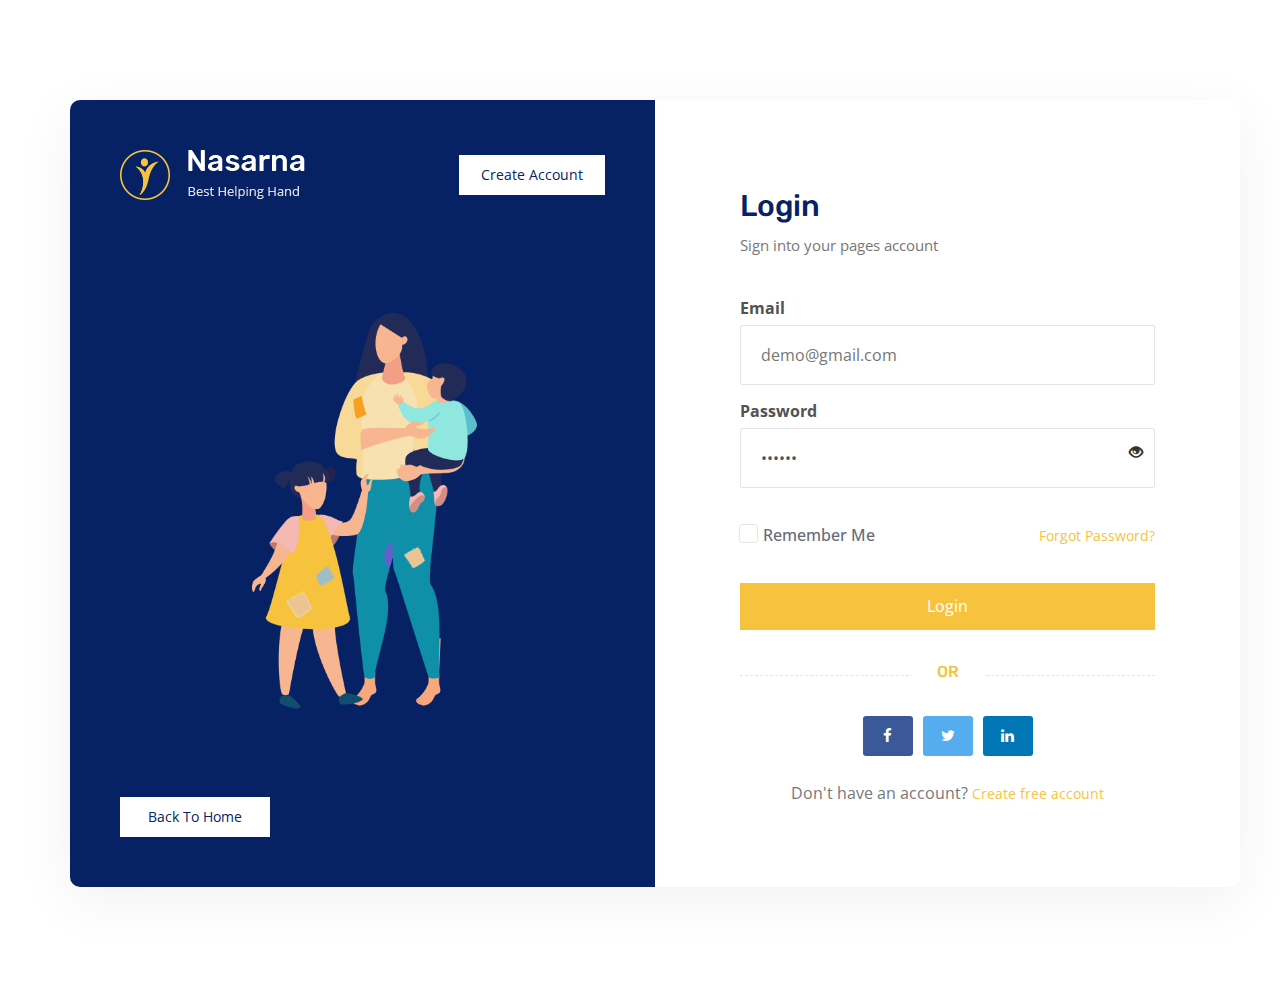
<file: login.html>
<!DOCTYPE html>
<html lang="en">

<head>
    <meta charset="utf-8">
    <meta http-equiv="X-UA-Compatible" content="IE=edge">
    <meta name="viewport" content="width=device-width, initial-scale=1">
    <meta name="author" content="wpoceans">
    <title>Nasarna - Charity Nonprofit HTML 5 Template</title>
    <link href="assets/css/themify-icons.css" rel="stylesheet">
    <link href="assets/css/font-awesome.min.css" rel="stylesheet">
    <link href="assets/css/flaticon.css" rel="stylesheet">
    <link href="assets/css/bootstrap.min.css" rel="stylesheet">
    <link href="assets/css/animate.css" rel="stylesheet">
    <link href="assets/css/owl.carousel.css" rel="stylesheet">
    <link href="assets/css/owl.theme.css" rel="stylesheet">
    <link href="assets/css/slick.css" rel="stylesheet">
    <link href="assets/css/slick-theme.css" rel="stylesheet">
    <link href="assets/css/swiper.min.css" rel="stylesheet">
    <link href="assets/css/owl.transitions.css" rel="stylesheet">
    <link href="assets/css/jquery.fancybox.css" rel="stylesheet">
    <link href="assets/css/odometer-theme-default.css" rel="stylesheet">
    <link href="assets/css/nice-select.css" rel="stylesheet">
    <link href="assets/css/signup.css" rel="stylesheet">
    <link href="assets/css/style.css" rel="stylesheet">
    <!-- HTML5 shim and Respond.js for IE8 support of HTML5 elements and media queries -->
    <!--[if lt IE 9]>
      <script src="https://oss.maxcdn.com/html5shiv/3.7.3/html5shiv.min.js"></script>
      <script src="https://oss.maxcdn.com/respond/1.4.2/respond.min.js"></script>
      <![endif]-->
</head>

<body>
    <!-- start preloader -->
    <div class="preloader">
        <div class="sk-folding-cube">
            <div class="sk-cube1 sk-cube"></div>
            <div class="sk-cube2 sk-cube"></div>
            <div class="sk-cube4 sk-cube"></div>
            <div class="sk-cube3 sk-cube"></div>
        </div>
    </div>
    <!-- end preloader -->
    <div class="wpo-login-area">
        <div class="container">
            <div class="row">
                <div class="col-lg-12">
                    <form class="wpo-accountWrapper" action="#">
                        <div class="wpo-accountInfo">
                            <div class="wpo-accountInfoHeader">
                                <a href="#"><img src="assets/images/logo.png" alt=""></a>
                                <a class="wpo-accountBtn" href="register.html">
                                    <span class="">Create Account</span>
                                </a>
                            </div>
                            <div class="image">
                                <img src="assets/images/login.png" alt="">
                            </div>
                            <div class="back-home">
                                <a class="wpo-accountBtn" href="index.html">
                                    <span class="">Back To Home</span>
                                </a>
                            </div>
                        </div>
                        <div class="wpo-accountForm form-style">
                            <div class="fromTitle">
                                <h2>Login</h2>
                                <p>Sign into your pages account</p>
                            </div>
                            <div class="row">
                                <div class="col-lg-12 col-md-12 col-12">
                                    <label>Email</label>
                                    <input type="text" id="email" name="email" placeholder="demo@gmail.com">
                                </div>
                                <div class="col-lg-12 col-md-12 col-12">
                                    <div class="form-group">
                                        <label>Password</label>
                                        <input class="pwd6" type="password" placeholder="" value="123456" name="pass">
                                    </div>
                                    <span class="input-group-btn">
                                        <button class="btn btn-default reveal6" type="button"><i class="glyphicon glyphicon-eye-open"></i></button>
                                    </span>
                                </div>
                                <div class="col-lg-12 col-md-12 col-12">
                                    <div class="check-box-wrap">
                                        <div class="input-box">
                                            <input type="checkbox" id="fruit4" name="fruit-4" value="Strawberry">
                                            <label for="fruit4">Remember Me</label>
                                        </div>
                                        <div class="forget-btn">
                                            <a href="forgot.html">Forgot Password?</a>
                                        </div>
                                    </div>
                                </div>
                                <div class="col-lg-12 col-md-12 col-12">
                                    <button type="submit" class="wpo-accountBtn">Login</button>
                                </div>
                            </div>
                            <h4 class="or"><span>OR</span></h4>
                            <ul class="wpo-socialLoginBtn">
                                <li><button class="facebook" tabindex="0" type="button"><span><i class="fa fa-facebook"></i></span></button></li>
                                <li><button class="twitter" tabindex="0" type="button"><span><i class="fa fa-twitter"></i></span></button></li>
                                <li><button class="linkedin" tabindex="0" type="button"><span><i class="fa fa-linkedin"></i></span></button></li>
                            </ul>
                            <p class="subText">Don't have an account? <a href="register.html">Create free account</a></p>
                        </div>
                    </form>
                </div>
            </div>
        </div>
    </div>
    <!-- All JavaScript files
    ================================================== -->
    <script src="assets/js/jquery.min.js"></script>
    <script src="assets/js/bootstrap.min.js"></script>
    <!-- Plugins for this template -->
    <script src="assets/js/jquery-plugin-collection.js"></script>
    <!-- Custom script for this template -->
    <script src="assets/js/script.js"></script>
</body>

</html>
</file>
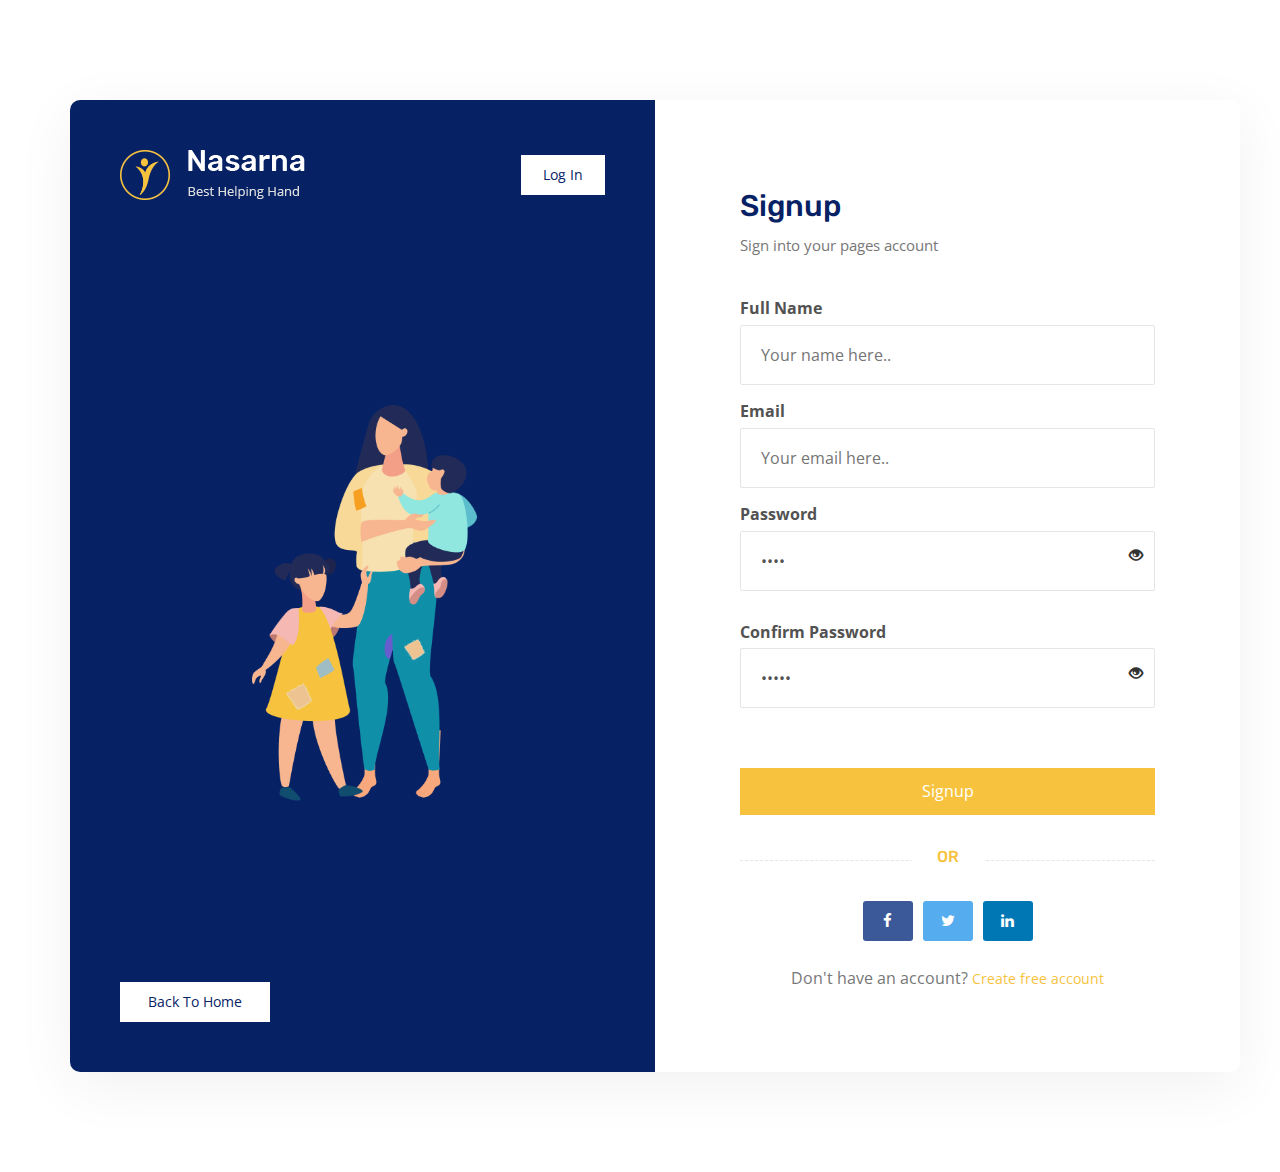
<file: register.html>
<!DOCTYPE html>
<html lang="en">

<head>
    <meta charset="utf-8">
    <meta http-equiv="X-UA-Compatible" content="IE=edge">
    <meta name="viewport" content="width=device-width, initial-scale=1">
    <meta name="author" content="wpoceans">
    <title>Nasarna - Charity Nonprofit HTML 5 Template</title>
    <link href="assets/css/themify-icons.css" rel="stylesheet">
    <link href="assets/css/font-awesome.min.css" rel="stylesheet">
    <link href="assets/css/flaticon.css" rel="stylesheet">
    <link href="assets/css/bootstrap.min.css" rel="stylesheet">
    <link href="assets/css/animate.css" rel="stylesheet">
    <link href="assets/css/owl.carousel.css" rel="stylesheet">
    <link href="assets/css/owl.theme.css" rel="stylesheet">
    <link href="assets/css/slick.css" rel="stylesheet">
    <link href="assets/css/slick-theme.css" rel="stylesheet">
    <link href="assets/css/swiper.min.css" rel="stylesheet">
    <link href="assets/css/owl.transitions.css" rel="stylesheet">
    <link href="assets/css/jquery.fancybox.css" rel="stylesheet">
    <link href="assets/css/odometer-theme-default.css" rel="stylesheet">
    <link href="assets/css/nice-select.css" rel="stylesheet">
    <link href="assets/css/signup.css" rel="stylesheet">
    <link href="assets/css/style.css" rel="stylesheet">
    <!-- HTML5 shim and Respond.js for IE8 support of HTML5 elements and media queries -->
    <!--[if lt IE 9]>
      <script src="https://oss.maxcdn.com/html5shiv/3.7.3/html5shiv.min.js"></script>
      <script src="https://oss.maxcdn.com/respond/1.4.2/respond.min.js"></script>
      <![endif]-->
</head>

<body>
    <!-- start preloader -->
    <div class="preloader">
        <div class="sk-folding-cube">
            <div class="sk-cube1 sk-cube"></div>
            <div class="sk-cube2 sk-cube"></div>
            <div class="sk-cube4 sk-cube"></div>
            <div class="sk-cube3 sk-cube"></div>
        </div>
    </div>
    <!-- end preloader -->
    <div class="wpo-login-area">
        <div class="container">
            <div class="row">
                <div class="col-lg-12">
                    <form class="wpo-accountWrapper" action="#">
                        <div class="wpo-accountInfo">
                            <div class="wpo-accountInfoHeader">
                                <a href="#"><img src="assets/images/logo.png" alt=""></a>
                                <a class="wpo-accountBtn" href="login.html">
                                    <span class="">Log in</span>
                                </a>
                            </div>
                            <div class="image">
                                <img src="assets/images/login.png" alt="">
                            </div>
                            <div class="back-home">
                                <a class="wpo-accountBtn" href="index.html">
                                    <span class="">Back To Home</span>
                                </a>
                            </div>
                        </div>
                        <div class="wpo-accountForm form-style">
                            <div class="fromTitle">
                                <h2>Signup</h2>
                                <p>Sign into your pages account</p>
                            </div>
                            <div class="row">
                                <div class="col-lg-12 col-md-12 col-12">
                                    <label for="name">Full Name</label>
                                    <input type="text" id="name" name="name" placeholder="Your name here..">
                                </div>
                                <div class="col-lg-12 col-md-12 col-12">
                                    <label>Email</label>
                                    <input type="text" id="email" name="email" placeholder="Your email here..">
                                </div>
                                <div class="col-lg-12 col-md-12 col-12">
                                    <div class="form-group">
                                        <label>Password</label>
                                        <input class="pwd2" type="password" placeholder="Your password here.." value="sfsg" name="pass">
                                    </div>
                                    <span class="input-group-btn">
                                        <button class="btn btn-default reveal3" type="button"><i class="glyphicon glyphicon-eye-open"></i></button>
                                    </span>
                                </div>
                                <div class="col-lg-12 col-md-12 col-12">
                                    <div class="form-group">
                                        <label>Confirm Password</label>
                                        <input class="pwd3" type="password" placeholder="Your password here.." value="ssres" name="pass">
                                    </div>
                                    <span class="input-group-btn">
                                        <button class="btn btn-default reveal2" type="button"><i class="glyphicon glyphicon-eye-open"></i></button>
                                    </span>
                                </div>
                                <div class="col-lg-12 col-md-12 col-12">
                                    <button type="submit" class="wpo-accountBtn">Signup</button>
                                </div>
                            </div>
                            <h4 class="or"><span>OR</span></h4>
                            <ul class="wpo-socialLoginBtn">
                                <li><button class="facebook" tabindex="0" type="button"><span><i class="fa fa-facebook"></i></span></button></li>
                                <li><button class="twitter" tabindex="0" type="button"><span><i class="fa fa-twitter"></i></span></button></li>
                                <li><button class="linkedin" tabindex="0" type="button"><span><i class="fa fa-linkedin"></i></span></button></li>
                            </ul>
                            <p class="subText">Don't have an account? <a href="login.html">Create free account</a></p>
                        </div>
                    </form>
                </div>
            </div>
        </div>
    </div>
    <!-- All JavaScript files
    ================================================== -->
    <script src="assets/js/jquery.min.js"></script>
    <script src="assets/js/bootstrap.min.js"></script>
    <!-- Plugins for this template -->
    <script src="assets/js/jquery-plugin-collection.js"></script>
    <!-- Custom script for this template -->
    <script src="assets/js/script.js"></script>
    <script>
        $(".reveal").on('click', function() {
            var $pwd = $(".pwd");
            if ($pwd.attr('type') === 'text') {
                $pwd.attr('type', 'password');
            } else {
                $pwd.attr('type', 'text');
            }
        });
        $(".reveal2").on('click', function() {
            var $pwd = $(".pwdr");
            if ($pwd.attr('type') === 'text') {
                $pwd.attr('type', 'password');
            } else {
                $pwd.attr('type', 'text');
            }
        });
    </script>
</body>

</html>
</file>
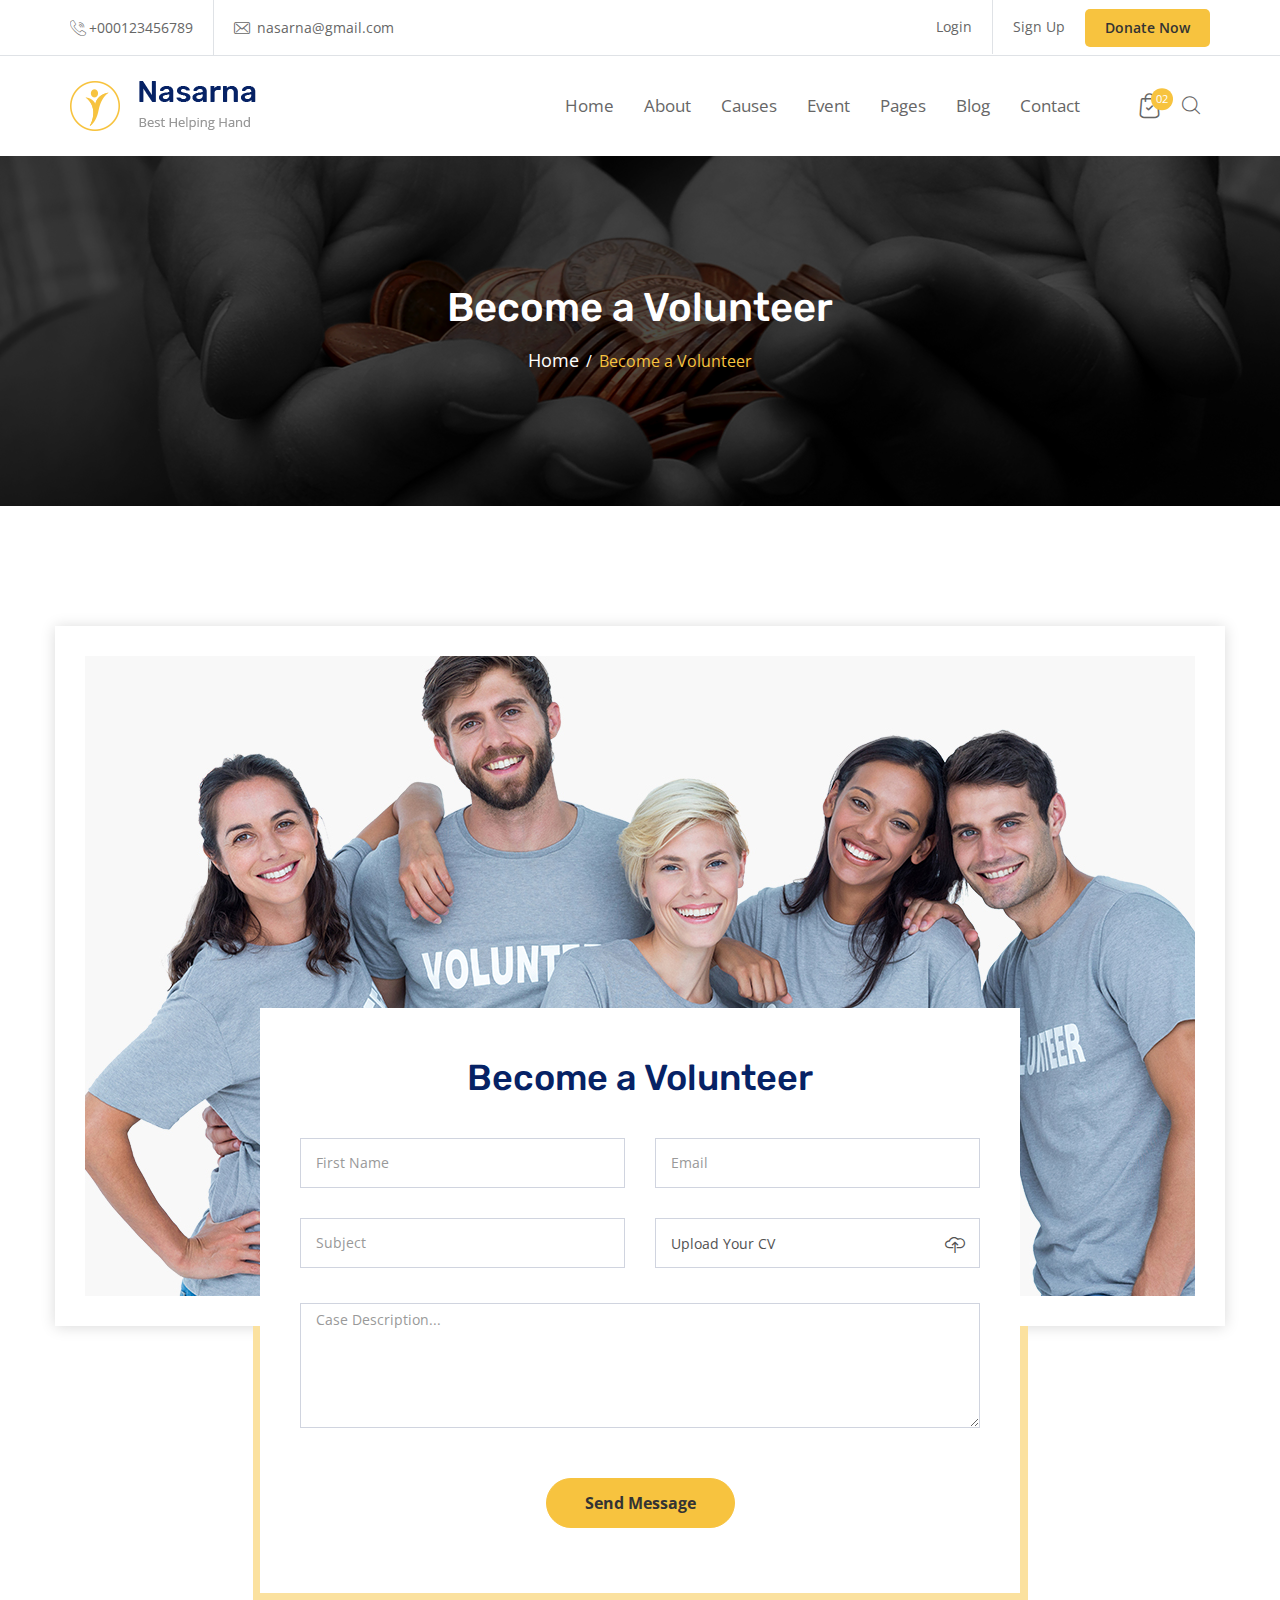
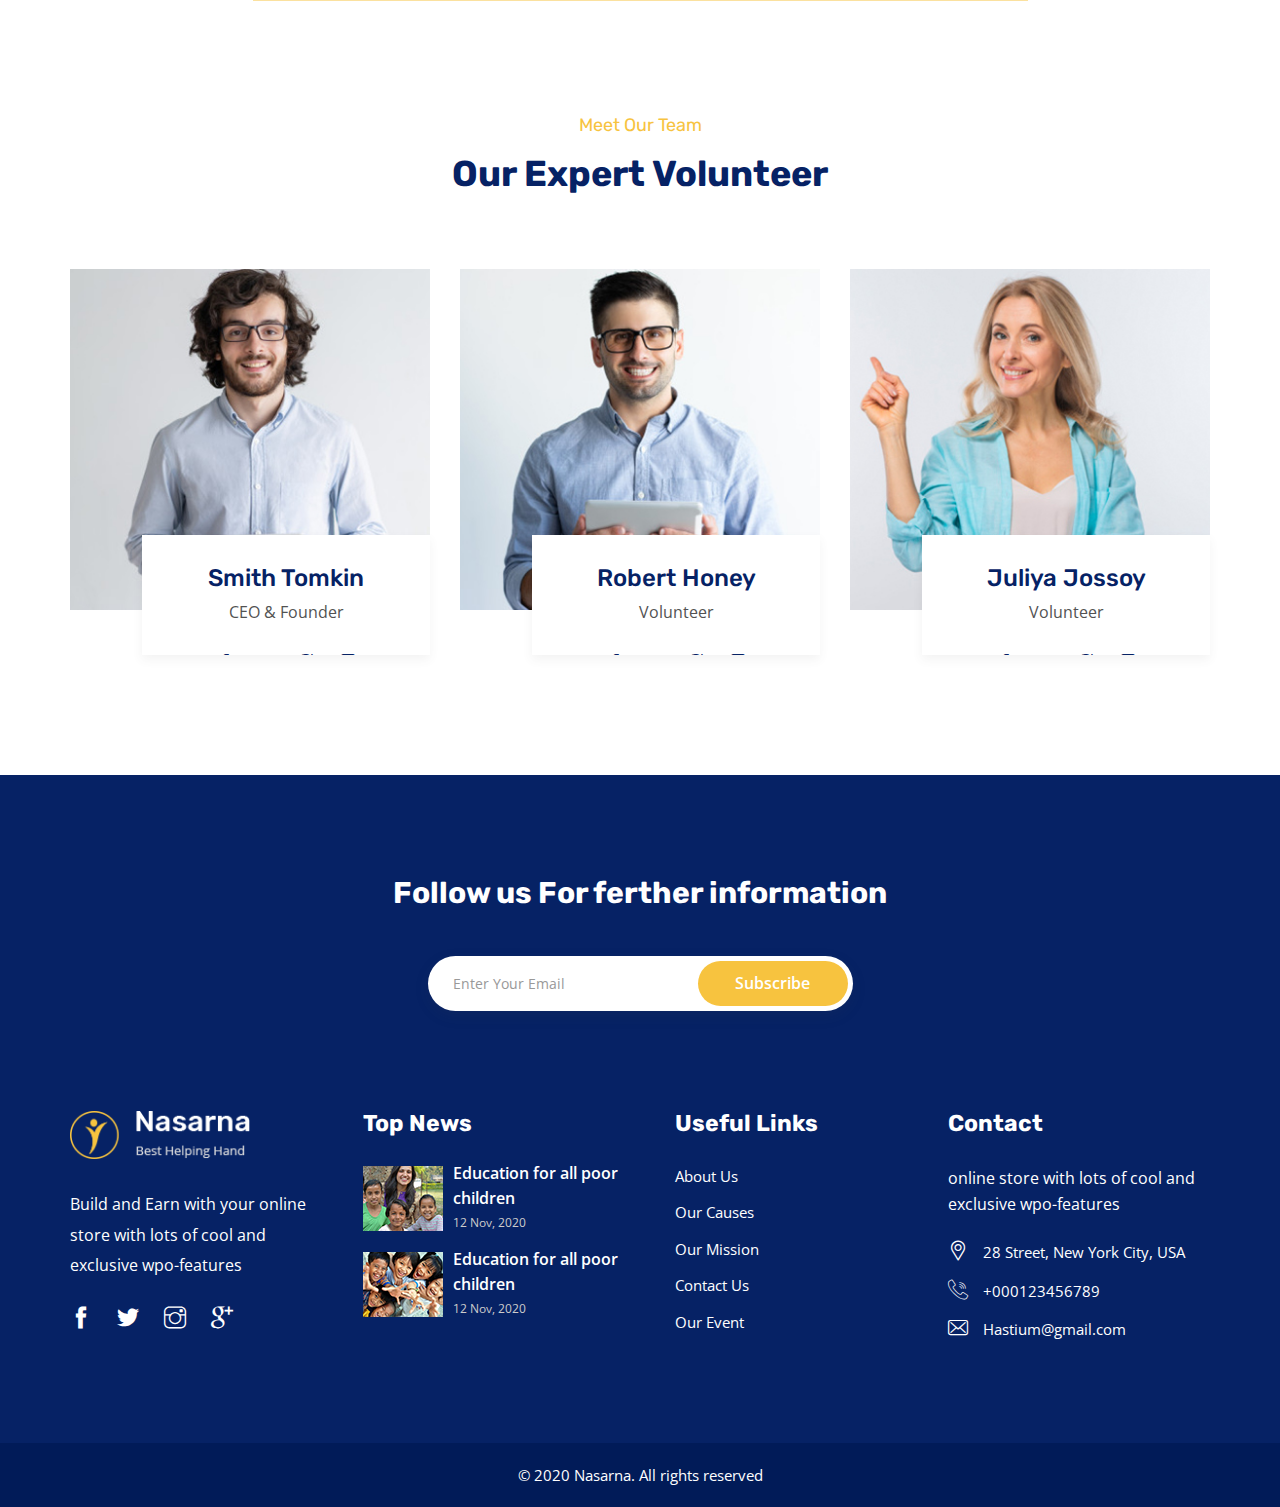
<file: volunteer.html>
<!DOCTYPE html>
<html lang="en">

<head>
    <meta charset="utf-8">
    <meta http-equiv="X-UA-Compatible" content="IE=edge">
    <meta name="viewport" content="width=device-width, initial-scale=1">
    <meta name="author" content="wpoceans">
    <title>Nasarna - Charity Nonprofit HTML 5 Template</title>
    <link href="assets/css/themify-icons.css" rel="stylesheet">
    <link href="assets/css/font-awesome.min.css" rel="stylesheet">
    <link href="assets/css/flaticon.css" rel="stylesheet">
    <link href="assets/css/bootstrap.min.css" rel="stylesheet">
    <link href="assets/css/animate.css" rel="stylesheet">
    <link href="assets/css/owl.carousel.css" rel="stylesheet">
    <link href="assets/css/owl.theme.css" rel="stylesheet">
    <link href="assets/css/slick.css" rel="stylesheet">
    <link href="assets/css/slick-theme.css" rel="stylesheet">
    <link href="assets/css/swiper.min.css" rel="stylesheet">
    <link href="assets/css/owl.transitions.css" rel="stylesheet">
    <link href="assets/css/jquery.fancybox.css" rel="stylesheet">
    <link href="assets/css/odometer-theme-default.css" rel="stylesheet">
    <link href="assets/css/nice-select.css" rel="stylesheet">
    <link href="assets/css/style.css" rel="stylesheet">
    <!-- HTML5 shim and Respond.js for IE8 support of HTML5 elements and media queries -->
    <!--[if lt IE 9]>
    <script src="https://oss.maxcdn.com/html5shiv/3.7.3/html5shiv.min.js"></script>
    <script src="https://oss.maxcdn.com/respond/1.4.2/respond.min.js"></script>
    <![endif]-->
</head>

<body>
    <!-- start page-wrapper -->
    <div class="page-wrapper">
        <!-- start preloader -->
        <div class="preloader">
            <div class="sk-folding-cube">
                <div class="sk-cube1 sk-cube"></div>
                <div class="sk-cube2 sk-cube"></div>
                <div class="sk-cube4 sk-cube"></div>
                <div class="sk-cube3 sk-cube"></div>
            </div>
        </div>
        <!-- end preloader -->
        <!-- Start header -->
        <header id="header" class="wpo-site-header wpo-header-style-3">
            <div class="topbar">
                <div class="container">
                    <div class="row">
                        <div class="col col-md-6 col-sm-7 col-12">
                            <div class="contact-intro">
                                <ul>
                                    <li><i class="fi flaticon-call"></i>+000123456789</li>
                                    <li><i class="fi flaticon-envelope"></i> nasarna@gmail.com</li>
                                </ul>
                            </div>
                        </div>
                        <div class="col col-md-6 col-sm-5 col-12">
                            <div class="contact-info">
                                <ul>
                                    <li><a href="login.html">Login</a></li>
                                    <li><a href="register.html">Sign Up</a></li>
                                    <li><a class="theme-btn" href="donate.html">Donate Now</a></li>
                                </ul>
                            </div>
                        </div>
                    </div>
                </div>
            </div>
            <!-- end topbar -->
            <nav class="navigation navbar navbar-default">
                <div class="container">
                    <div class="navbar-header">
                        <button type="button" class="open-btn">
                            <span class="sr-only">Toggle navigation</span>
                            <span class="icon-bar"></span>
                            <span class="icon-bar"></span>
                            <span class="icon-bar"></span>
                        </button>
                        <a class="navbar-brand" href="index.html"><img src="assets/images/logo-2.png" alt="logo"></a>
                    </div>
                    <div id="navbar" class="navbar-collapse collapse navbar-right navigation-holder">
                        <button class="close-navbar"><i class="ti-close"></i></button>
                        <ul class="nav navbar-nav">
                            <li class="menu-item-has-children">
                                <a href="#">Home</a>
                                <ul class="sub-menu">
                                    <li><a href="index.html">Home style 1</a></li>
                                    <li><a href="index-2.html">Home style 2</a></li>
                                    <li><a href="index-3.html">Home style 3</a></li>
                                </ul>
                            </li>
                            <li><a href="about.html">About</a></li>
                            <li class="menu-item-has-children">
                                <a href="#">Causes</a>
                                <ul class="sub-menu">
                                    <li><a href="causes.html">Causes</a></li>
                                    <li><a href="causes-single.html">Causes Single</a></li>
                                </ul>
                            </li>
                            <li class="menu-item-has-children">
                                <a href="#">Event</a>
                                <ul class="sub-menu">
                                    <li><a href="event.html">Event</a></li>
                                    <li><a href="event-single.html">Event Single</a></li>
                                </ul>
                            </li>
                            <li class="menu-item-has-children">
                                <a href="#">Pages</a>
                                <ul class="sub-menu">
                                    <li><a href="about.html">About</a></li>
                                    <li><a href="donate.html">Donate</a></li>
                                    <li><a href="volunteer.html">Volunteer</a></li>
                                    <li><a href="error.html">404 Page</a></li>
                                </ul>
                            </li>
                            <li class="menu-item-has-children">
                                <a href="#">Blog</a>
                                <ul class="sub-menu">
                                    <li><a href="blog.html">Blog right sidebar</a></li>
                                    <li><a href="blog-left.html">Blog left sidebar</a></li>
                                    <li><a href="blog-fulwidth.html">Blog fullwidth</a></li>
                                    <li class="menu-item-has-children">
                                        <a href="#">Blog details</a>
                                        <ul class="sub-menu">
                                            <li><a href="blog-single.html">Blog details right sidebar</a></li>
                                            <li><a href="blog-single-left.html">Blog details left sidebar</a></li>
                                            <li><a href="blog-single-fluid.html">Blog details fullwidth</a></li>
                                        </ul>
                                    </li>
                                </ul>
                            </li>
                            <li><a href="contact.html">Contact</a></li>
                        </ul>
                    </div>
                    <!-- end of nav-collapse -->
                    <div class="cart-search-contact">
                        <div class="mini-cart">
                            <button class="cart-toggle-btn"> <i class="fi flaticon-shopping-bag"></i> <span class="cart-count">02</span></button>
                            <div class="mini-cart-content">
                                <div class="mini-cart-title">
                                    <p>Shopping Cart</p>
                                </div>
                                <div class="mini-cart-items">
                                    <div class="mini-cart-item clearfix">
                                        <div class="mini-cart-item-image">
                                            <a href="#"><img src="assets/images/shop/mini/img-1.jpg" alt="Hoodie with zipper"></a>
                                        </div>
                                        <div class="mini-cart-item-des">
                                            <a href="#">Hoodie with zipper</a>
                                            <span class="mini-cart-item-price">$25.15</span>
                                            <span class="mini-cart-item-quantity">x 1</span>
                                        </div>
                                    </div>
                                    <div class="mini-cart-item clearfix">
                                        <div class="mini-cart-item-image">
                                            <a href="#"><img src="assets/images/shop/mini/img-2.jpg" alt="Hoodie with zipper"></a>
                                        </div>
                                        <div class="mini-cart-item-des">
                                            <a href="#">Hoodie with zipper</a>
                                            <span class="mini-cart-item-price">$12.99</span>
                                            <span class="mini-cart-item-quantity">x 2</span>
                                        </div>
                                    </div>
                                </div>
                                <div class="mini-cart-action clearfix">
                                    <span class="mini-checkout-price">$255.12</span>
                                    <a href="" class="theme-btn-s4">View Cart</a>
                                </div>
                            </div>
                        </div>
                        <div class="header-search-form-wrapper">
                            <button class="search-toggle-btn"><i class="fi flaticon-magnifying-glass"></i></button>
                            <div class="header-search-form">
                                <form>
                                    <div>
                                        <input type="text" class="form-control" placeholder="Search here...">
                                        <button type="submit"><i class="fi flaticon-magnifying-glass"></i></button>
                                    </div>
                                </form>
                            </div>
                        </div>
                    </div>
                </div>
                <!-- end of container -->
            </nav>
        </header>
        <!-- end of header -->
        <!-- .wpo-breadcumb-area start -->
        <div class="wpo-breadcumb-area">
            <div class="container">
                <div class="row">
                    <div class="col-12">
                        <div class="wpo-breadcumb-wrap">
                            <h2>Become a Volunteer</h2>
                            <ul>
                                <li><a href="index.html">Home</a></li>
                                <li><span>Become a Volunteer</span></li>
                            </ul>
                        </div>
                    </div>
                </div>
            </div>
        </div>
        <!-- .wpo-breadcumb-area end -->

        <!-- volunteer-area-start -->
        <div class="volunteer-area">
            <div class="volunteer-wrap">
                <div class="container">
                    <div class="row">
                        <div class="col-12">
                            <div class="volunteer-item">
                                <div class="volunteer-img-wrap">
                                    <div class="volunter-img">
                                        <img src="assets/images/volunteer.jpg" alt="">
                                    </div>
                                </div>
                            </div>
                            <div class="volunteer-contact">
                                <div class="volunteer-contact-form">
                                    <h2>Become a Volunteer</h2>
                                    <form method="post" class="contact-validation-active" id="contact-form">
                                        <div class="row">
                                            <div class="col-lg-6 col-md-6 col-sm-6 col-12 form-group">
                                                <input type="text" class="form-control" name="name" id="name" placeholder="First Name">
                                            </div>
                                            <div class="col-lg-6 col-md-6 col-sm-6 col-12 form-group clearfix">
                                                <input type="email" class="form-control" name="email" id="email" placeholder="Email">
                                            </div>
                                            <div class="col-lg-6 col-md-6 col-sm-6 col-12 form-group">
                                                <input type="text" class="form-control" name="subject" id="subject" placeholder="Subject">
                                            </div>
                                            <div class="col-lg-6 col-md-6 col-sm-6 col-12 form-group form-group-in">
                                                <label for="file">Upload Your CV</label>
                                                <input id="file" type="file" class="form-control" name="file">
                                                <i class="ti-cloud-up"></i>
                                            </div>
                                            <div class="col-lg-12 col-12 form-group">
                                                <textarea class="form-control" name="note" id="note" placeholder="Case Description..."></textarea>
                                            </div>
                                            <div class="submit-area col-lg-12 col-12">
                                                <button type="submit" class="theme-btn submit-btn">Send Message</button>
                                                <div id="loader">
                                                    <i class="ti-reload"></i>
                                                </div>
                                            </div>
                                        </div>
                                        <div class="clearfix error-handling-messages">
                                            <div id="success">Thank you</div>
                                            <div id="error"> Error occurred while sending email. Please try again later. </div>
                                        </div>
                                    </form>
                                </div>
                            </div>
                        </div>
                    </div>
                </div>
            </div>
            <!-- wpo-team-area start -->
            <div class="wpo-team-area section-padding">
                <div class="container">
                    <div class="row">
                        <div class="col-12">
                            <div class="wpo-section-title">
                                <span>Meet Our Team</span>
                                <h2>Our Expert Volunteer</h2>
                            </div>
                        </div>
                    </div>
                    <div class="row">
                        <div class="col-lg-4 col-md-4 col-sm-6 col-12 custom-grid">
                            <div class="wpo-team-wrap">
                                <div class="wpo-team-img">
                                    <img src="assets/images/team/team-1.jpg" alt="">
                                </div>
                                <div class="wpo-team-content">
                                    <div class="wpo-team-text-sub">
                                        <h2>Smith Tomkin</h2>
                                        <span>CEO & Founder</span>
                                        <ul>
                                            <li><a href="#"><i class="ti-facebook"></i></a></li>
                                            <li><a href="#"><i class="ti-twitter"></i></a></li>
                                            <li><a href="#"><i class="ti-google"></i></a></li>
                                            <li><a href="#"><i class="ti-instagram"></i></a></li>
                                        </ul>
                                    </div>
                                </div>
                            </div>
                        </div>
                        <div class="col-lg-4 col-md-4 col-sm-6 col-12 custom-grid">
                            <div class="wpo-team-wrap">
                                <div class="wpo-team-img">
                                    <img src="assets/images/team/team-2.jpg" alt="">
                                </div>
                                <div class="wpo-team-content">
                                    <div class="wpo-team-text-sub">
                                        <h2>Robert Honey</h2>
                                        <span>Volunteer</span>
                                        <ul>
                                            <li><a href="#"><i class="ti-facebook"></i></a></li>
                                            <li><a href="#"><i class="ti-twitter"></i></a></li>
                                            <li><a href="#"><i class="ti-google"></i></a></li>
                                            <li><a href="#"><i class="ti-instagram"></i></a></li>
                                        </ul>
                                    </div>
                                </div>
                            </div>
                        </div>
                        <div class="col-lg-4 col-md-4 col-sm-6 col-12 custom-grid">
                            <div class="wpo-team-wrap">
                                <div class="wpo-team-img">
                                    <img src="assets/images/team/team-3.jpg" alt="">
                                </div>
                                <div class="wpo-team-content">
                                    <div class="wpo-team-text-sub">
                                        <h2>Juliya Jossoy</h2>
                                        <span>Volunteer</span>
                                        <ul>
                                            <li><a href="#"><i class="ti-facebook"></i></a></li>
                                            <li><a href="#"><i class="ti-twitter"></i></a></li>
                                            <li><a href="#"><i class="ti-google"></i></a></li>
                                            <li><a href="#"><i class="ti-instagram"></i></a></li>
                                        </ul>
                                    </div>
                                </div>
                            </div>
                        </div>
                    </div>
                </div>
            </div>
            <!-- wpo-team-area end -->
        </div>
        <!-- volunteer-area-end -->

        <div class="wpo-ne-footer">
            <!-- start wpo-news-letter-section -->
            <section class="wpo-news-letter-section">
                <div class="container">
                    <div class="row">
                        <div class="col col-md-6 col-md-offset-3 col-sm-8 col-sm-offset-2">
                            <div class="wpo-newsletter">
                                <h3>Follow us For ferther information</h3>
                                <div class="wpo-newsletter-form">
                                    <form>
                                        <div>
                                            <input type="text" placeholder="Enter Your Email" class="form-control">
                                            <button type="submit">Subscribe</button>
                                        </div>
                                    </form>
                                </div>
                            </div>
                        </div>
                    </div>
                </div>
                <!-- end container -->
            </section>
            <!-- end wpo-news-letter-section -->
            <!-- start wpo-site-footer -->
            <footer class="wpo-site-footer">
                <div class="wpo-upper-footer">
                    <div class="container">
                        <div class="row">
                            <div class="col col-lg-3 col-md-3 col-sm-6">
                                <div class="widget about-widget">
                                    <div class="logo widget-title">
                                        <img src="assets/images/logo.png" alt="blog">
                                    </div>
                                    <p>Build and Earn with your online store with lots of cool and exclusive wpo-features </p>
                                    <ul>
                                        <li><a href="#"><i class="ti-facebook"></i></a></li>
                                        <li><a href="#"><i class="ti-twitter-alt"></i></a></li>
                                        <li><a href="#"><i class="ti-instagram"></i></a></li>
                                        <li><a href="#"><i class="ti-google"></i></a></li>
                                    </ul>
                                </div>
                            </div>
                            <div class="col col-lg-3 col-md-3 col-sm-6">
                                <div class="widget link-widget resource-widget">
                                    <div class="widget-title">
                                        <h3>Top News</h3>
                                    </div>
                                    <div class="news-wrap">
                                        <div class="news-img">
                                            <img src="assets/images/footer/img-1.jpg" alt="">
                                        </div>
                                        <div class="news-text">
                                            <h3>Education for all poor children</h3>
                                            <span>12 Nov, 2020</span>
                                        </div>
                                    </div>
                                    <div class="news-wrap">
                                        <div class="news-img">
                                            <img src="assets/images/footer/img-2.jpg" alt="">
                                        </div>
                                        <div class="news-text">
                                            <h3>Education for all poor children</h3>
                                            <span>12 Nov, 2020</span>
                                        </div>
                                    </div>
                                </div>
                            </div>
                            <div class="col col-lg-2 col-md-3 col-sm-6">
                                <div class="widget link-widget">
                                    <div class="widget-title">
                                        <h3>Useful Links</h3>
                                    </div>
                                    <ul>
                                        <li><a href="#">About Us</a></li>
                                        <li><a href="#">Our Causes</a></li>
                                        <li><a href="#">Our Mission</a></li>
                                        <li><a href="#">Contact Us</a></li>
                                        <li><a href="#">Our Event</a></li>
                                    </ul>
                                </div>
                            </div>
                            <div class="col col-lg-3 col-lg-offset-1 col-md-3 col-sm-6">
                                <div class="widget market-widget wpo-service-link-widget">
                                    <div class="widget-title">
                                        <h3>Contact </h3>
                                    </div>
                                    <p>online store with lots of cool and exclusive wpo-features</p>
                                    <div class="contact-ft">
                                        <ul>
                                            <li><i class="fi flaticon-pin"></i>28 Street, New York City, USA</li>
                                            <li><i class="fi flaticon-call"></i>+000123456789</li>
                                            <li><i class="fi flaticon-envelope"></i>Hastium@gmail.com</li>
                                        </ul>
                                    </div>
                                </div>
                            </div>
                        </div>
                    </div>
                    <!-- end container -->
                </div>
                <div class="wpo-lower-footer">
                    <div class="container">
                        <div class="row">
                            <div class="col col-xs-12">
                                <p class="copyright">&copy; 2020 Nasarna. All rights reserved</p>
                            </div>
                        </div>
                    </div>
                </div>
            </footer>
            <!-- end wpo-site-footer -->
        </div>
    </div>
    <!-- end of page-wrapper -->
    <!-- All JavaScript files
    ================================================== -->
    <script src="assets/js/jquery.min.js"></script>
    <script src="assets/js/bootstrap.min.js"></script>
    <!-- Plugins for this template -->
    <script src="assets/js/jquery-plugin-collection.js"></script>
    <!-- Custom script for this template -->
    <script src="assets/js/script.js"></script>
</body>

</html>
</file>
<file: assets/css/themify-icons.css>
@font-face {
    font-family: 'themify';
    src: url('../fonts/themify.eot?-fvbane');
    src: url('../fonts/themify.eot?#iefix-fvbane') format('embedded-opentype'), url('../fonts/themify.woff?-fvbane') format('woff'), url('../fonts/themify.ttf?-fvbane') format('truetype'), url('../fonts/themify.svg?-fvbane#themify') format('svg');
    font-weight: normal;
    font-style: normal;
}

[class^="ti-"],
[class*=" ti-"] {
    font-family: 'themify';
    speak: none;
    font-style: normal;
    font-weight: normal;
    font-variant: normal;
    text-transform: none;
    line-height: 1;
    /* Better Font Rendering =========== */
    -webkit-font-smoothing: antialiased;
    -moz-osx-font-smoothing: grayscale;
}

.ti-wand:before {
    content: "\e600";
}

.ti-volume:before {
    content: "\e601";
}

.ti-user:before {
    content: "\e602";
}

.ti-unlock:before {
    content: "\e603";
}

.ti-unlink:before {
    content: "\e604";
}

.ti-trash:before {
    content: "\e605";
}

.ti-thought:before {
    content: "\e606";
}

.ti-target:before {
    content: "\e607";
}

.ti-tag:before {
    content: "\e608";
}

.ti-tablet:before {
    content: "\e609";
}

.ti-star:before {
    content: "\e60a";
}

.ti-spray:before {
    content: "\e60b";
}

.ti-signal:before {
    content: "\e60c";
}

.ti-shopping-cart:before {
    content: "\e60d";
}

.ti-shopping-cart-full:before {
    content: "\e60e";
}

.ti-settings:before {
    content: "\e60f";
}

.ti-search:before {
    content: "\e610";
}

.ti-zoom-in:before {
    content: "\e611";
}

.ti-zoom-out:before {
    content: "\e612";
}

.ti-cut:before {
    content: "\e613";
}

.ti-ruler:before {
    content: "\e614";
}

.ti-ruler-pencil:before {
    content: "\e615";
}

.ti-ruler-alt:before {
    content: "\e616";
}

.ti-bookmark:before {
    content: "\e617";
}

.ti-bookmark-alt:before {
    content: "\e618";
}

.ti-reload:before {
    content: "\e619";
}

.ti-plus:before {
    content: "\e61a";
}

.ti-pin:before {
    content: "\e61b";
}

.ti-pencil:before {
    content: "\e61c";
}

.ti-pencil-alt:before {
    content: "\e61d";
}

.ti-paint-roller:before {
    content: "\e61e";
}

.ti-paint-bucket:before {
    content: "\e61f";
}

.ti-na:before {
    content: "\e620";
}

.ti-mobile:before {
    content: "\e621";
}

.ti-minus:before {
    content: "\e622";
}

.ti-medall:before {
    content: "\e623";
}

.ti-medall-alt:before {
    content: "\e624";
}

.ti-marker:before {
    content: "\e625";
}

.ti-marker-alt:before {
    content: "\e626";
}

.ti-arrow-up:before {
    content: "\e627";
}

.ti-arrow-right:before {
    content: "\e628";
}

.ti-arrow-left:before {
    content: "\e629";
}

.ti-arrow-down:before {
    content: "\e62a";
}

.ti-lock:before {
    content: "\e62b";
}

.ti-location-arrow:before {
    content: "\e62c";
}

.ti-link:before {
    content: "\e62d";
}

.ti-layout:before {
    content: "\e62e";
}

.ti-layers:before {
    content: "\e62f";
}

.ti-layers-alt:before {
    content: "\e630";
}

.ti-key:before {
    content: "\e631";
}

.ti-import:before {
    content: "\e632";
}

.ti-image:before {
    content: "\e633";
}

.ti-heart:before {
    content: "\e634";
}

.ti-heart-broken:before {
    content: "\e635";
}

.ti-hand-stop:before {
    content: "\e636";
}

.ti-hand-open:before {
    content: "\e637";
}

.ti-hand-drag:before {
    content: "\e638";
}

.ti-folder:before {
    content: "\e639";
}

.ti-flag:before {
    content: "\e63a";
}

.ti-flag-alt:before {
    content: "\e63b";
}

.ti-flag-alt-2:before {
    content: "\e63c";
}

.ti-eye:before {
    content: "\e63d";
}

.ti-export:before {
    content: "\e63e";
}

.ti-exchange-vertical:before {
    content: "\e63f";
}

.ti-desktop:before {
    content: "\e640";
}

.ti-cup:before {
    content: "\e641";
}

.ti-crown:before {
    content: "\e642";
}

.ti-comments:before {
    content: "\e643";
}

.ti-comment:before {
    content: "\e644";
}

.ti-comment-alt:before {
    content: "\e645";
}

.ti-close:before {
    content: "\e646";
}

.ti-clip:before {
    content: "\e647";
}

.ti-angle-up:before {
    content: "\e648";
}

.ti-angle-right:before {
    content: "\e649";
}

.ti-angle-left:before {
    content: "\e64a";
}

.ti-angle-down:before {
    content: "\e64b";
}

.ti-check:before {
    content: "\e64c";
}

.ti-check-box:before {
    content: "\e64d";
}

.ti-camera:before {
    content: "\e64e";
}

.ti-announcement:before {
    content: "\e64f";
}

.ti-brush:before {
    content: "\e650";
}

.ti-briefcase:before {
    content: "\e651";
}

.ti-bolt:before {
    content: "\e652";
}

.ti-bolt-alt:before {
    content: "\e653";
}

.ti-blackboard:before {
    content: "\e654";
}

.ti-bag:before {
    content: "\e655";
}

.ti-move:before {
    content: "\e656";
}

.ti-arrows-vertical:before {
    content: "\e657";
}

.ti-arrows-horizontal:before {
    content: "\e658";
}

.ti-fullscreen:before {
    content: "\e659";
}

.ti-arrow-top-right:before {
    content: "\e65a";
}

.ti-arrow-top-left:before {
    content: "\e65b";
}

.ti-arrow-circle-up:before {
    content: "\e65c";
}

.ti-arrow-circle-right:before {
    content: "\e65d";
}

.ti-arrow-circle-left:before {
    content: "\e65e";
}

.ti-arrow-circle-down:before {
    content: "\e65f";
}

.ti-angle-double-up:before {
    content: "\e660";
}

.ti-angle-double-right:before {
    content: "\e661";
}

.ti-angle-double-left:before {
    content: "\e662";
}

.ti-angle-double-down:before {
    content: "\e663";
}

.ti-zip:before {
    content: "\e664";
}

.ti-world:before {
    content: "\e665";
}

.ti-wheelchair:before {
    content: "\e666";
}

.ti-view-list:before {
    content: "\e667";
}

.ti-view-list-alt:before {
    content: "\e668";
}

.ti-view-grid:before {
    content: "\e669";
}

.ti-uppercase:before {
    content: "\e66a";
}

.ti-upload:before {
    content: "\e66b";
}

.ti-underline:before {
    content: "\e66c";
}

.ti-truck:before {
    content: "\e66d";
}

.ti-timer:before {
    content: "\e66e";
}

.ti-ticket:before {
    content: "\e66f";
}

.ti-thumb-up:before {
    content: "\e670";
}

.ti-thumb-down:before {
    content: "\e671";
}

.ti-text:before {
    content: "\e672";
}

.ti-stats-up:before {
    content: "\e673";
}

.ti-stats-down:before {
    content: "\e674";
}

.ti-split-v:before {
    content: "\e675";
}

.ti-split-h:before {
    content: "\e676";
}

.ti-smallcap:before {
    content: "\e677";
}

.ti-shine:before {
    content: "\e678";
}

.ti-shift-right:before {
    content: "\e679";
}

.ti-shift-left:before {
    content: "\e67a";
}

.ti-shield:before {
    content: "\e67b";
}

.ti-notepad:before {
    content: "\e67c";
}

.ti-server:before {
    content: "\e67d";
}

.ti-quote-right:before {
    content: "\e67e";
}

.ti-quote-left:before {
    content: "\e67f";
}

.ti-pulse:before {
    content: "\e680";
}

.ti-printer:before {
    content: "\e681";
}

.ti-power-off:before {
    content: "\e682";
}

.ti-plug:before {
    content: "\e683";
}

.ti-pie-chart:before {
    content: "\e684";
}

.ti-paragraph:before {
    content: "\e685";
}

.ti-panel:before {
    content: "\e686";
}

.ti-package:before {
    content: "\e687";
}

.ti-music:before {
    content: "\e688";
}

.ti-music-alt:before {
    content: "\e689";
}

.ti-mouse:before {
    content: "\e68a";
}

.ti-mouse-alt:before {
    content: "\e68b";
}

.ti-money:before {
    content: "\e68c";
}

.ti-microphone:before {
    content: "\e68d";
}

.ti-menu:before {
    content: "\e68e";
}

.ti-menu-alt:before {
    content: "\e68f";
}

.ti-map:before {
    content: "\e690";
}

.ti-map-alt:before {
    content: "\e691";
}

.ti-loop:before {
    content: "\e692";
}

.ti-location-pin:before {
    content: "\e693";
}

.ti-list:before {
    content: "\e694";
}

.ti-light-bulb:before {
    content: "\e695";
}

.ti-Italic:before {
    content: "\e696";
}

.ti-info:before {
    content: "\e697";
}

.ti-infinite:before {
    content: "\e698";
}

.ti-id-badge:before {
    content: "\e699";
}

.ti-hummer:before {
    content: "\e69a";
}

.ti-home:before {
    content: "\e69b";
}

.ti-help:before {
    content: "\e69c";
}

.ti-headphone:before {
    content: "\e69d";
}

.ti-harddrives:before {
    content: "\e69e";
}

.ti-harddrive:before {
    content: "\e69f";
}

.ti-gift:before {
    content: "\e6a0";
}

.ti-game:before {
    content: "\e6a1";
}

.ti-filter:before {
    content: "\e6a2";
}

.ti-files:before {
    content: "\e6a3";
}

.ti-file:before {
    content: "\e6a4";
}

.ti-eraser:before {
    content: "\e6a5";
}

.ti-envelope:before {
    content: "\e6a6";
}

.ti-download:before {
    content: "\e6a7";
}

.ti-direction:before {
    content: "\e6a8";
}

.ti-direction-alt:before {
    content: "\e6a9";
}

.ti-dashboard:before {
    content: "\e6aa";
}

.ti-control-stop:before {
    content: "\e6ab";
}

.ti-control-shuffle:before {
    content: "\e6ac";
}

.ti-control-play:before {
    content: "\e6ad";
}

.ti-control-pause:before {
    content: "\e6ae";
}

.ti-control-forward:before {
    content: "\e6af";
}

.ti-control-backward:before {
    content: "\e6b0";
}

.ti-cloud:before {
    content: "\e6b1";
}

.ti-cloud-up:before {
    content: "\e6b2";
}

.ti-cloud-down:before {
    content: "\e6b3";
}

.ti-clipboard:before {
    content: "\e6b4";
}

.ti-car:before {
    content: "\e6b5";
}

.ti-calendar:before {
    content: "\e6b6";
}

.ti-book:before {
    content: "\e6b7";
}

.ti-bell:before {
    content: "\e6b8";
}

.ti-basketball:before {
    content: "\e6b9";
}

.ti-bar-chart:before {
    content: "\e6ba";
}

.ti-bar-chart-alt:before {
    content: "\e6bb";
}

.ti-back-right:before {
    content: "\e6bc";
}

.ti-back-left:before {
    content: "\e6bd";
}

.ti-arrows-corner:before {
    content: "\e6be";
}

.ti-archive:before {
    content: "\e6bf";
}

.ti-anchor:before {
    content: "\e6c0";
}

.ti-align-right:before {
    content: "\e6c1";
}

.ti-align-left:before {
    content: "\e6c2";
}

.ti-align-justify:before {
    content: "\e6c3";
}

.ti-align-center:before {
    content: "\e6c4";
}

.ti-alert:before {
    content: "\e6c5";
}

.ti-alarm-clock:before {
    content: "\e6c6";
}

.ti-agenda:before {
    content: "\e6c7";
}

.ti-write:before {
    content: "\e6c8";
}

.ti-window:before {
    content: "\e6c9";
}

.ti-widgetized:before {
    content: "\e6ca";
}

.ti-widget:before {
    content: "\e6cb";
}

.ti-widget-alt:before {
    content: "\e6cc";
}

.ti-wallet:before {
    content: "\e6cd";
}

.ti-video-clapper:before {
    content: "\e6ce";
}

.ti-video-camera:before {
    content: "\e6cf";
}

.ti-vector:before {
    content: "\e6d0";
}

.ti-themify-logo:before {
    content: "\e6d1";
}

.ti-themify-favicon:before {
    content: "\e6d2";
}

.ti-themify-favicon-alt:before {
    content: "\e6d3";
}

.ti-support:before {
    content: "\e6d4";
}

.ti-stamp:before {
    content: "\e6d5";
}

.ti-split-v-alt:before {
    content: "\e6d6";
}

.ti-slice:before {
    content: "\e6d7";
}

.ti-shortcode:before {
    content: "\e6d8";
}

.ti-shift-right-alt:before {
    content: "\e6d9";
}

.ti-shift-left-alt:before {
    content: "\e6da";
}

.ti-ruler-alt-2:before {
    content: "\e6db";
}

.ti-receipt:before {
    content: "\e6dc";
}

.ti-pin2:before {
    content: "\e6dd";
}

.ti-pin-alt:before {
    content: "\e6de";
}

.ti-pencil-alt2:before {
    content: "\e6df";
}

.ti-palette:before {
    content: "\e6e0";
}

.ti-more:before {
    content: "\e6e1";
}

.ti-more-alt:before {
    content: "\e6e2";
}

.ti-microphone-alt:before {
    content: "\e6e3";
}

.ti-magnet:before {
    content: "\e6e4";
}

.ti-line-double:before {
    content: "\e6e5";
}

.ti-line-dotted:before {
    content: "\e6e6";
}

.ti-line-dashed:before {
    content: "\e6e7";
}

.ti-layout-width-full:before {
    content: "\e6e8";
}

.ti-layout-width-default:before {
    content: "\e6e9";
}

.ti-layout-width-default-alt:before {
    content: "\e6ea";
}

.ti-layout-tab:before {
    content: "\e6eb";
}

.ti-layout-tab-window:before {
    content: "\e6ec";
}

.ti-layout-tab-v:before {
    content: "\e6ed";
}

.ti-layout-tab-min:before {
    content: "\e6ee";
}

.ti-layout-slider:before {
    content: "\e6ef";
}

.ti-layout-slider-alt:before {
    content: "\e6f0";
}

.ti-layout-sidebar-right:before {
    content: "\e6f1";
}

.ti-layout-sidebar-none:before {
    content: "\e6f2";
}

.ti-layout-sidebar-left:before {
    content: "\e6f3";
}

.ti-layout-placeholder:before {
    content: "\e6f4";
}

.ti-layout-menu:before {
    content: "\e6f5";
}

.ti-layout-menu-v:before {
    content: "\e6f6";
}

.ti-layout-menu-separated:before {
    content: "\e6f7";
}

.ti-layout-menu-full:before {
    content: "\e6f8";
}

.ti-layout-media-right-alt:before {
    content: "\e6f9";
}

.ti-layout-media-right:before {
    content: "\e6fa";
}

.ti-layout-media-overlay:before {
    content: "\e6fb";
}

.ti-layout-media-overlay-alt:before {
    content: "\e6fc";
}

.ti-layout-media-overlay-alt-2:before {
    content: "\e6fd";
}

.ti-layout-media-left-alt:before {
    content: "\e6fe";
}

.ti-layout-media-left:before {
    content: "\e6ff";
}

.ti-layout-media-center-alt:before {
    content: "\e700";
}

.ti-layout-media-center:before {
    content: "\e701";
}

.ti-layout-list-thumb:before {
    content: "\e702";
}

.ti-layout-list-thumb-alt:before {
    content: "\e703";
}

.ti-layout-list-post:before {
    content: "\e704";
}

.ti-layout-list-large-image:before {
    content: "\e705";
}

.ti-layout-line-solid:before {
    content: "\e706";
}

.ti-layout-grid4:before {
    content: "\e707";
}

.ti-layout-grid3:before {
    content: "\e708";
}

.ti-layout-grid2:before {
    content: "\e709";
}

.ti-layout-grid2-thumb:before {
    content: "\e70a";
}

.ti-layout-wpo-cta-right:before {
    content: "\e70b";
}

.ti-layout-wpo-cta-left:before {
    content: "\e70c";
}

.ti-layout-wpo-cta-center:before {
    content: "\e70d";
}

.ti-layout-wpo-cta-btn-right:before {
    content: "\e70e";
}

.ti-layout-wpo-cta-btn-left:before {
    content: "\e70f";
}

.ti-layout-column4:before {
    content: "\e710";
}

.ti-layout-column3:before {
    content: "\e711";
}

.ti-layout-column2:before {
    content: "\e712";
}

.ti-layout-accordion-separated:before {
    content: "\e713";
}

.ti-layout-accordion-merged:before {
    content: "\e714";
}

.ti-layout-accordion-list:before {
    content: "\e715";
}

.ti-ink-pen:before {
    content: "\e716";
}

.ti-info-alt:before {
    content: "\e717";
}

.ti-help-alt:before {
    content: "\e718";
}

.ti-headphone-alt:before {
    content: "\e719";
}

.ti-hand-point-up:before {
    content: "\e71a";
}

.ti-hand-point-right:before {
    content: "\e71b";
}

.ti-hand-point-left:before {
    content: "\e71c";
}

.ti-hand-point-down:before {
    content: "\e71d";
}

.ti-gallery:before {
    content: "\e71e";
}

.ti-face-smile:before {
    content: "\e71f";
}

.ti-face-sad:before {
    content: "\e720";
}

.ti-credit-card:before {
    content: "\e721";
}

.ti-control-skip-forward:before {
    content: "\e722";
}

.ti-control-skip-backward:before {
    content: "\e723";
}

.ti-control-record:before {
    content: "\e724";
}

.ti-control-eject:before {
    content: "\e725";
}

.ti-comments-smiley:before {
    content: "\e726";
}

.ti-brush-alt:before {
    content: "\e727";
}

.ti-youtube:before {
    content: "\e728";
}

.ti-vimeo:before {
    content: "\e729";
}

.ti-twitter:before {
    content: "\e72a";
}

.ti-time:before {
    content: "\e72b";
}

.ti-tumblr:before {
    content: "\e72c";
}

.ti-skype:before {
    content: "\e72d";
}

.ti-share:before {
    content: "\e72e";
}

.ti-share-alt:before {
    content: "\e72f";
}

.ti-rocket:before {
    content: "\e730";
}

.ti-pinterest:before {
    content: "\e731";
}

.ti-new-window:before {
    content: "\e732";
}

.ti-microsoft:before {
    content: "\e733";
}

.ti-list-ol:before {
    content: "\e734";
}

.ti-linkedin:before {
    content: "\e735";
}

.ti-layout-sidebar-2:before {
    content: "\e736";
}

.ti-layout-grid4-alt:before {
    content: "\e737";
}

.ti-layout-grid3-alt:before {
    content: "\e738";
}

.ti-layout-grid2-alt:before {
    content: "\e739";
}

.ti-layout-column4-alt:before {
    content: "\e73a";
}

.ti-layout-column3-alt:before {
    content: "\e73b";
}

.ti-layout-column2-alt:before {
    content: "\e73c";
}

.ti-instagram:before {
    content: "\e73d";
}

.ti-google:before {
    content: "\e73e";
}

.ti-github:before {
    content: "\e73f";
}

.ti-flickr:before {
    content: "\e740";
}

.ti-facebook:before {
    content: "\e741";
}

.ti-dropbox:before {
    content: "\e742";
}

.ti-dribbble:before {
    content: "\e743";
}

.ti-apple:before {
    content: "\e744";
}

.ti-android:before {
    content: "\e745";
}

.ti-save:before {
    content: "\e746";
}

.ti-save-alt:before {
    content: "\e747";
}

.ti-yahoo:before {
    content: "\e748";
}

.ti-wordpress:before {
    content: "\e749";
}

.ti-vimeo-alt:before {
    content: "\e74a";
}

.ti-twitter-alt:before {
    content: "\e74b";
}

.ti-tumblr-alt:before {
    content: "\e74c";
}

.ti-trello:before {
    content: "\e74d";
}

.ti-stack-overflow:before {
    content: "\e74e";
}

.ti-soundcloud:before {
    content: "\e74f";
}

.ti-sharethis:before {
    content: "\e750";
}

.ti-sharethis-alt:before {
    content: "\e751";
}

.ti-reddit:before {
    content: "\e752";
}

.ti-pinterest-alt:before {
    content: "\e753";
}

.ti-microsoft-alt:before {
    content: "\e754";
}

.ti-linux:before {
    content: "\e755";
}

.ti-jsfiddle:before {
    content: "\e756";
}

.ti-joomla:before {
    content: "\e757";
}

.ti-html5:before {
    content: "\e758";
}

.ti-flickr-alt:before {
    content: "\e759";
}

.ti-email:before {
    content: "\e75a";
}

.ti-drupal:before {
    content: "\e75b";
}

.ti-dropbox-alt:before {
    content: "\e75c";
}

.ti-css3:before {
    content: "\e75d";
}

.ti-rss:before {
    content: "\e75e";
}

.ti-rss-alt:before {
    content: "\e75f";
}
</file>
<file: assets/css/flaticon.css>
/*
  	Flaticon icon font: Flaticon
  	Creation date: 28/12/2020 04:51
  	*/
	
	@font-face {
	    font-family: "Flaticon";
	    src: url("../fonts/Flaticon.eot");
	    src: url("../fonts/Flaticon.eot?#iefix") format("embedded-opentype"), url("../fonts/Flaticon.woff2") format("woff2"), url("../fonts/Flaticon.woff") format("woff"), url("../fonts/Flaticon.ttf") format("truetype"), url("../fonts/Flaticon.svg#Flaticon") format("svg");
	    font-weight: normal;
	    font-style: normal;
	}
	
	@media screen and (-webkit-min-device-pixel-ratio:0) {
	    @font-face {
	        font-family: "Flaticon";
	        src: url("../fonts/Flaticon.svg#Flaticon") format("svg");
	    }
	}
	
	[class^="flaticon-"]:before,
	[class*=" flaticon-"]:before,
	[class^="flaticon-"]:after,
	[class*=" flaticon-"]:after {
	    font-family: Flaticon;
	    font-size: 50px;
	    font-style: normal;
	    margin-left: 20px;
	}
	
	.flaticon-water:before {
	    content: "\f100";
	}
	
	.flaticon-food-and-restaurant:before {
	    content: "\f101";
	}
	
	.flaticon-book:before {
	    content: "\f102";
	}
	
	.flaticon-care:before {
	    content: "\f103";
	}
	
	.flaticon-back:before {
	    content: "\f104";
	}
	
	.flaticon-user:before {
	    content: "\f105";
	}
	
	.flaticon-clock:before {
	    content: "\f106";
	}
	
	.flaticon-pin:before {
	    content: "\f107";
	}
	
	.flaticon-play:before {
	    content: "\f108";
	}
	
	.flaticon-upload:before {
	    content: "\f109";
	}
	
	.flaticon-call:before {
	    content: "\f10a";
	}
	
	.flaticon-envelope:before {
	    content: "\f10b";
	}
	
	.flaticon-shopping-bag:before {
	    content: "\f10c";
	}
	
	.flaticon-magnifying-glass:before {
	    content: "\f10d";
	}
</file>
<file: assets/css/odometer-theme-default.css>
.odometer.odometer-auto-theme,
.odometer.odometer-theme-default {
    display: inline-block;
    vertical-align: middle;
    *vertical-align: auto;
    *zoom: 1;
    *display: inline;
    position: relative;
}

.odometer.odometer-auto-theme .odometer-digit,
.odometer.odometer-theme-default .odometer-digit {
    display: inline-block;
    vertical-align: middle;
    *vertical-align: auto;
    *zoom: 1;
    *display: inline;
    position: relative;
}

.odometer.odometer-auto-theme .odometer-digit .odometer-digit-spacer,
.odometer.odometer-theme-default .odometer-digit .odometer-digit-spacer {
    display: inline-block;
    vertical-align: middle;
    *vertical-align: auto;
    *zoom: 1;
    *display: inline;
    visibility: hidden;
}

.odometer.odometer-auto-theme .odometer-digit .odometer-digit-inner,
.odometer.odometer-theme-default .odometer-digit .odometer-digit-inner {
    text-align: left;
    display: block;
    position: absolute;
    top: 0;
    left: 0;
    right: 0;
    bottom: 0;
    overflow: hidden;
}

.odometer.odometer-auto-theme .odometer-digit .odometer-ribbon,
.odometer.odometer-theme-default .odometer-digit .odometer-ribbon {
    display: block;
}

.odometer.odometer-auto-theme .odometer-digit .odometer-ribbon-inner,
.odometer.odometer-theme-default .odometer-digit .odometer-ribbon-inner {
    display: block;
    -webkit-backface-visibility: hidden;
}

.odometer.odometer-auto-theme .odometer-digit .odometer-value,
.odometer.odometer-theme-default .odometer-digit .odometer-value {
    display: block;
    -webkit-transform: translateZ(0);
}

.odometer.odometer-auto-theme .odometer-digit .odometer-value.odometer-last-value,
.odometer.odometer-theme-default .odometer-digit .odometer-value.odometer-last-value {
    position: absolute;
}

.odometer.odometer-auto-theme.odometer-animating-up .odometer-ribbon-inner,
.odometer.odometer-theme-default.odometer-animating-up .odometer-ribbon-inner {
    -webkit-transition: -webkit-transform 2s;
    -moz-transition: -moz-transform 2s;
    -ms-transition: -ms-transform 2s;
    -o-transition: -o-transform 2s;
    transition: transform 2s;
}

.odometer.odometer-auto-theme.odometer-animating-up.odometer-animating .odometer-ribbon-inner,
.odometer.odometer-theme-default.odometer-animating-up.odometer-animating .odometer-ribbon-inner {
    -webkit-transform: translateY(-100%);
    -moz-transform: translateY(-100%);
    -ms-transform: translateY(-100%);
    -o-transform: translateY(-100%);
    transform: translateY(-100%);
}

.odometer.odometer-auto-theme.odometer-animating-down .odometer-ribbon-inner,
.odometer.odometer-theme-default.odometer-animating-down .odometer-ribbon-inner {
    -webkit-transform: translateY(-100%);
    -moz-transform: translateY(-100%);
    -ms-transform: translateY(-100%);
    -o-transform: translateY(-100%);
    transform: translateY(-100%);
}

.odometer.odometer-auto-theme.odometer-animating-down.odometer-animating .odometer-ribbon-inner,
.odometer.odometer-theme-default.odometer-animating-down.odometer-animating .odometer-ribbon-inner {
    -webkit-transition: -webkit-transform 2s;
    -moz-transition: -moz-transform 2s;
    -ms-transition: -ms-transform 2s;
    -o-transition: -o-transform 2s;
    transition: transform 2s;
    -webkit-transform: translateY(0);
    -moz-transform: translateY(0);
    -ms-transform: translateY(0);
    -o-transform: translateY(0);
    transform: translateY(0);
}

.odometer.odometer-auto-theme,
.odometer.odometer-theme-default {
    font-family: "Helvetica Neue", sans-serif;
    line-height: 1.1em;
}

.odometer.odometer-auto-theme .odometer-value,
.odometer.odometer-theme-default .odometer-value {
    text-align: center;
}
</file>
<file: assets/css/nice-select.css>
.nice-select {
    -webkit-tap-highlight-color: transparent;
    background-color: #fff;
    border-radius: 5px;
    border: solid 1px #e8e8e8;
    box-sizing: border-box;
    clear: both;
    cursor: pointer;
    display: block;
    float: left;
    font-family: inherit;
    font-size: 14px;
    font-weight: normal;
    height: 42px;
    line-height: 40px;
    outline: none;
    padding-left: 18px;
    padding-right: 30px;
    position: relative;
    text-align: left !important;
    -webkit-transition: all 0.2s ease-in-out;
    transition: all 0.2s ease-in-out;
    -webkit-user-select: none;
    -moz-user-select: none;
    -ms-user-select: none;
    user-select: none;
    white-space: nowrap;
    width: auto;
}

.nice-select:hover {
    border-color: #dbdbdb;
}

.nice-select:active,
.nice-select.open,
.nice-select:focus {
    border-color: #999;
}

.nice-select:after {
    border-bottom: 2px solid #999;
    border-right: 2px solid #999;
    content: '';
    display: block;
    height: 5px;
    margin-top: -4px;
    pointer-events: none;
    position: absolute;
    right: 12px;
    top: 50%;
    -webkit-transform-origin: 66% 66%;
    -ms-transform-origin: 66% 66%;
    transform-origin: 66% 66%;
    -webkit-transform: rotate(45deg);
    -ms-transform: rotate(45deg);
    transform: rotate(45deg);
    -webkit-transition: all 0.15s ease-in-out;
    transition: all 0.15s ease-in-out;
    width: 5px;
}

.nice-select.open:after {
    -webkit-transform: rotate(-135deg);
    -ms-transform: rotate(-135deg);
    transform: rotate(-135deg);
}

.nice-select.open .list {
    opacity: 1;
    pointer-events: auto;
    -webkit-transform: scale(1) translateY(0);
    -ms-transform: scale(1) translateY(0);
    transform: scale(1) translateY(0);
}

.nice-select.disabled {
    border-color: #ededed;
    color: #999;
    pointer-events: none;
}

.nice-select.disabled:after {
    border-color: #cccccc;
}

.nice-select.wide {
    width: 100%;
}

.nice-select.wide .list {
    left: 0 !important;
    right: 0 !important;
}

.nice-select.right {
    float: right;
}

.nice-select.right .list {
    left: auto;
    right: 0;
}

.nice-select.small {
    font-size: 12px;
    height: 36px;
    line-height: 34px;
}

.nice-select.small:after {
    height: 4px;
    width: 4px;
}

.nice-select.small .option {
    line-height: 34px;
    min-height: 34px;
}

.nice-select .list {
    background-color: #fff;
    border-radius: 5px;
    box-shadow: 0 0 0 1px rgba(68, 68, 68, 0.11);
    box-sizing: border-box;
    margin-top: 4px;
    opacity: 0;
    overflow: hidden;
    padding: 0;
    pointer-events: none;
    position: absolute;
    top: 100%;
    left: 0;
    -webkit-transform-origin: 50% 0;
    -ms-transform-origin: 50% 0;
    transform-origin: 50% 0;
    -webkit-transform: scale(0.75) translateY(-21px);
    -ms-transform: scale(0.75) translateY(-21px);
    transform: scale(0.75) translateY(-21px);
    -webkit-transition: all 0.2s cubic-bezier(0.5, 0, 0, 1.25), opacity 0.15s ease-out;
    transition: all 0.2s cubic-bezier(0.5, 0, 0, 1.25), opacity 0.15s ease-out;
    z-index: 9;
}

.nice-select .list:hover .option:not(:hover) {
    background-color: transparent !important;
}

.nice-select .option {
    cursor: pointer;
    font-weight: 400;
    line-height: 40px;
    list-style: none;
    min-height: 40px;
    outline: none;
    padding-left: 18px;
    padding-right: 29px;
    text-align: left;
    -webkit-transition: all 0.2s;
    transition: all 0.2s;
}

.nice-select .option:hover,
.nice-select .option.focus,
.nice-select .option.selected.focus {
    background-color: #f6f6f6;
}

.nice-select .option.selected {
    font-weight: bold;
}

.nice-select .option.disabled {
    background-color: transparent;
    color: #999;
    cursor: default;
}

.no-csspointerevents .nice-select .list {
    display: none;
}

.no-csspointerevents .nice-select.open .list {
    display: block;
}
</file>
<file: assets/css/style.css>
/*------------------------------------------------------------------
[Master Stylesheet]
Theme Name:     Nasarna - Charity Nonprofit HTML 5 Template
Version:        1.0.0
Author:         wpocans
URL:            http://themeforest.net/user/wpoceans
-------------------------------------------------------------------*/


/*--------------------------------------------------------------
>>> TABLE OF CONTENTS:
----------------------------------------------------------------
#0.1  Theme Reset Style
#0.2  Global Elements
#0.3  wpo-header
#0.4  wpo-hero-style
#0.5  wpo-footer
#0.6  wpo-news-letter-section
#0.7  wpo-mission-area
#0.8  wpo-about-area
#0.9  wpo-case-area
#1.0  wpo-counter-area
#1.1  wpo-team-area
#1.2  wpo-world-area
#1.3  wpo-event-area
#1.4  wpo-cta-area
#1.5  wpo-blog-area
#1.4  wpo-cta-area
#1.4  wpo-cta-area

--------------------------------------------------------------
  #2.0 Home-style-2
--------------------------------------------------------------

--------------------------------------------------------------
  #3.0 Home-style-3
--------------------------------------------------------------

--------------------------------------------------------------
  #4.0 about-page
--------------------------------------------------------------
  

--------------------------------------------------------------
  #5.0 wpo-contact-page
--------------------------------------------------------------


--------------------------------------------------------------
  #6.0 volunteer-page
--------------------------------------------------------------
  


--------------------------------------------------------------
  #6.0 wpo-contact-page
--------------------------------------------------------------



--------------------------------------------------------------
  #7.0  case-details-page
--------------------------------------------------------------



--------------------------------------------------------------
  #8.0 event-details-page
--------------------------------------------------------------


--------------------------------------------------------------
  #9.0 wpo-blog-pg-section
--------------------------------------------------------------

--------------------------------------------------------------
  #10.0 wpo-blog-single-pg-section
--------------------------------------------------------------



----------------------------------------------------------------*/


/*---------------------------
  Fonts
----------------------------*/

@import url('https://fonts.googleapis.com/css?family=Open+Sans:300,400,600,700|Rubik:300,400,500,700&display=swap');

/*--------------------------------------------------------------
#0.1    Theme Reset Style
--------------------------------------------------------------*/

html {
    font-size: 16px;
}

body {
    font-family: "Open Sans", sans-serif;
    background-color: #fff;
    font-size: 16px;
    font-size: 1rem;
    color: #525252;
    -webkit-font-smoothing: antialiased;
    overflow-x: hidden;
}

@media (max-width: 767px) {
    body {
        font-size: 14px;
    }
}

p {
    color: #777777;
    line-height: 1.6em;
    font-size: 16px;
    font-weight: 400;
}

h1,
h2,
h3,
h4,
h5,
h6 {
    font-family: 'Rubik', sans-serif;
    color: #062265;
}

ul {
    padding-left: 0;
    margin: 0;
}

a {
    text-decoration: none;
    -webkit-transition: all 0.2s;
    -moz-transition: all 0.2s;
    -o-transition: all 0.2s;
    -ms-transition: all 0.2s;
    transition: all 0.2s;
}

a:hover {
    text-decoration: none;
}

img {
    max-width: 100%;
}


/*--------------------------------------------------------------
#0.2    Global Elements
--------------------------------------------------------------*/

.page-wrapper {
    position: relative;
    overflow: hidden;
}

.wow {
    visibility: hidden;
}

.fi:before {
    margin: 0;
}

.section-padding {
    padding: 120px 0;
}

@media (max-width: 991px) {
    .section-padding {
        padding: 90px 0;
    }
}

@media (max-width: 767px) {
    .section-padding {
        padding: 80px 0;
    }
}


/*** contact form error handling ***/

.contact-validation-active .error-handling-messages {
    width: 100% !important;
    margin-top: 15px !important;
}

.contact-validation-active label.error {
    color: red;
    font-size: 0.875rem;
    font-weight: normal;
    margin: 5px 0 0 0;
    text-align: left;
    display: block;
}

.contact-validation-active #loader {
    display: none;
    margin-top: 10px;
}

.contact-validation-active #loader i {
    font-size: 30px;
    font-size: 1.875rem;
    color: #f7c33f;
    display: inline-block;
    -webkit-animation: rotating linear 2s infinite;
    animation: rotating linear 2s infinite;
}

.contact-validation-active #success,
.contact-validation-active #error {
    width: 100%;
    color: #fff;
    padding: 5px 10px;
    font-size: 16px;
    text-align: center;
    display: none;
}

@media (max-width: 767px) {
    .contact-validation-active #success,
    .contact-validation-active #error {
        font-size: 15px;
    }
}

.contact-validation-active #success {
    background-color: #009a00;
    border-left: 5px solid green;
    margin-bottom: 5px;
}

.contact-validation-active #error {
    background-color: #ff1a1a;
    border-left: 5px solid red;
}

@-webkit-keyframes rotating {
    from {
        -webkit-transform: rotate(0deg);
        transform: rotate(0deg);
    }
    to {
        -webkit-transform: rotate(360deg);
        transform: rotate(360deg);
    }
}

@keyframes rotating {
    from {
        -webkit-transform: rotate(0deg);
        transform: rotate(0deg);
    }
    to {
        -webkit-transform: rotate(360deg);
        transform: rotate(360deg);
    }
}

.rotating {
    -webkit-animation: rotating 5s alternate infinite;
    animation: rotating 5s alternate infinite;
}


/** for popup image ***/

.mfp-wrap {
    background-color: rgba(0, 0, 0, 0.9);
    z-index: 99999;
}

.mfp-with-zoom .mfp-container,
.mfp-with-zoom.mfp-bg {
    opacity: 0;
    -webkit-backface-visibility: hidden;
    -webkit-transition: all 0.3s ease-out;
    -moz-transition: all 0.3s ease-out;
    -o-transition: all 0.3s ease-out;
    transition: all 0.3s ease-out;
}

.mfp-with-zoom.mfp-ready .mfp-container {
    opacity: 1;
}

.mfp-with-zoom.mfp-ready.mfp-bg {
    opacity: 0.8;
}

.mfp-with-zoom.mfp-removing .mfp-container,
.mfp-with-zoom.mfp-removing.mfp-bg {
    opacity: 0;
}


/*** for fancybox video ***/

.fancybox-overlay {
    background: rgba(0, 0, 0, 0.9);
    z-index: 9999 !important;
}

.fancybox-wrap {
    z-index: 99999 !important;
}

.wpo-section-title {
    text-align: center;
    position: relative;
    max-width: 500px;
    margin: auto;
    margin-bottom: 70px;
}

.wpo-section-title span {
    font-size: 18px;
    font-weight: 400;
    color: #f7c33f;
    display: block;
    margin-bottom: 10px;
    font-family: 'Rubik', sans-serif;
}

.wpo-section-title h2 {
    font-size: 36px;
    font-weight: 700;
    margin: 0;
    display: inline-block;
    position: relative;
    line-height: 50px;
}

@media (max-width: 991px) {
    .wpo-section-title h2 {
        font-size: 45px;
        font-size: 2.8125rem;
    }
}

@media (max-width: 767px) {
    .wpo-section-title h2 {
        font-size: 25px;
        line-height: 35px;
    }
}

.theme-btn,
.theme-btn-s2,
.theme-btn-s4,
.theme-btn-s3 {
    background-color: #f7c33f;
    color: #2d4277;
    font-weight: 700;
    padding: 13px 38px;
    border-radius: 5px;
    display: inline-block;
    transition: all .3s;
}

@media (max-width: 991px) {
    .theme-btn,
    .theme-btn-s2,
    .theme-btn-s4,
    .theme-btn-s3 {
        font-size: 14px;
        font-size: 0.875rem;
        padding: 10px 25px;
    }
}

.theme-btn:hover,
.theme-btn-s2:hover,
.theme-btn-s4:hover,
.theme-btn-s3:hover,
.theme-btn:focus,
.theme-btn-s2:focus,
.theme-btn-s4:focus,
.theme-btn-s3:focus,
.theme-btn:active,
.theme-btn-s2:active,
.theme-btn-s4:active,
.theme-btn-s3:active {
    background-color: #f7c33f;
    color: #fff;
}

.theme-btn-s4 {
    font-weight: 400;
    color: #666666;
    transition: all .3s;
    -moz-transition: all .3s;
    -webkit-transition: all .3s;
}

.theme-btn-s2 {
    border: none;
    background: none;
    border: 1px solid #fff;
    color: #fff;
}

.theme-btn-s2:hover,
.theme-btn-s4:hover,
.theme-btn-s2:focus,
.theme-btn-s4:focus,
.theme-btn-s2:active,
.theme-btn-s4:active {
    background-position: 100% !important;
    color: #fff;
}

.theme-btn-s3 {
    padding: 13px 30px;
}

@media (max-width: 991px) {
    .theme-btn-s3 {
        font-size: 14px;
        font-size: 0.875rem;
        padding: 10px 25px;
    }
}

.theme-btn-s4 {
    padding: 15px 48px;
    border-radius: 55px;
}

@media (max-width: 991px) {
    .theme-btn-s4 {
        font-size: 14px;
        font-size: 0.875rem;
        padding: 10px 25px;
    }
}

.view-cart-btn {
    display: block;
    margin-top: 20px;
}

.social-links {
    overflow: hidden;
}

.social-links li {
    float: left;
    width: 35px;
    height: 35px;
    margin-right: 1px;
}

.social-links li a {
    background-color: #05f2ff;
    width: 35px;
    height: 35px;
    line-height: 35px;
    display: block;
    color: #fff;
    text-align: center;
}

.social-links li a:hover {
    background-color: #f7c33f;
}


/******************************
  #page title
******************************/

.page-title {
    background-color: #fcfaf8;
    width: 100%;
    height: 335px;
    text-align: center;
    position: relative;
}

@media (max-width: 991px) {
    .page-title {
        height: 300px;
    }
}

.page-title .container {
    height: 100%;
    display: table;
}

.page-title .container>.row {
    vertical-align: middle;
    display: table-cell;
}

.page-title h2 {
    font-size: 40px;
    font-size: 2.5rem;
    font-weight: 600;
    margin: 0 0 0.30em;
    text-transform: capitalize;
}

@media (max-width: 991px) {
    .page-title h2 {
        font-size: 35px;
        font-size: 2.1875rem;
    }
}

@media (max-width: 767px) {
    .page-title h2 {
        font-size: 30px;
        font-size: 1.875rem;
    }
}

.page-title .breadcrumb {
    background-color: transparent;
    padding: 0;
    margin-bottom: 0;
}

@media (max-width: 767px) {
    .page-title .breadcrumb {
        text-align: center;
    }
}

.page-title .breadcrumb li {
    font-size: 16px;
    font-size: 1rem;
    margin-right: 5px;
    position: relative;
}

@media (max-width: 767px) {
    .page-title .breadcrumb li {
        font-size: 14px;
        font-size: 0.875rem;
    }
}

.page-title .breadcrumb li a {
    color: #f7c33f;
}

.page-title .breadcrumb li a:hover {
    color: #00aeb8;
}

.page-title .breadcrumb>li+li {
    margin-left: 20px;
    padding-left: 15px;
}

.page-title .breadcrumb>li+li:before {
    content: "/";
    padding: 0;
    position: absolute;
    left: -14px;
    top: 1px;
    color: #f7c33f;
}

.preloader {
    background-color: #fff;
    width: 100%;
    height: 100%;
    position: fixed;
    z-index: 1000;
}

.preloader .sk-folding-cube {
    margin: 20px auto;
    width: 60px;
    height: 60px;
    position: absolute;
    left: calc(50% - 30px);
    top: calc(50% - 50px);
    -webkit-transform: rotateZ(45deg);
    -ms-transform: rotate(45deg);
    transform: rotateZ(45deg);
}

.preloader .sk-folding-cube .sk-cube {
    float: left;
    width: 50%;
    height: 50%;
    position: relative;
    -webkit-transform: scale(1.1);
    -ms-transform: scale(1.1);
    transform: scale(1.1);
}

.preloader .sk-folding-cube .sk-cube:before {
    content: '';
    position: absolute;
    top: 0;
    left: 0;
    width: 100%;
    height: 100%;
    background-color: #f7c33f;
    -webkit-animation: sk-foldCubeAngle 2.4s infinite linear both;
    animation: sk-foldCubeAngle 2.4s infinite linear both;
    -webkit-transform-origin: 100% 100%;
    -ms-transform-origin: 100% 100%;
    transform-origin: 100% 100%;
}

.preloader .sk-folding-cube .sk-cube2 {
    -webkit-transform: scale(1.1) rotateZ(90deg);
    -ms-transform: scale(1.1) rotate(90deg);
    transform: scale(1.1) rotateZ(90deg);
}

.preloader .sk-folding-cube .sk-cube3 {
    -webkit-transform: scale(1.1) rotateZ(180deg);
    -ms-transform: scale(1.1) rotate(180deg);
    transform: scale(1.1) rotateZ(180deg);
}

.preloader .sk-folding-cube .sk-cube4 {
    -webkit-transform: scale(1.1) rotateZ(270deg);
    -ms-transform: scale(1.1) rotate(270deg);
    transform: scale(1.1) rotateZ(270deg);
}

.preloader .sk-folding-cube .sk-cube2:before {
    -webkit-animation-delay: 0.3s;
    animation-delay: 0.3s;
}

.preloader .sk-folding-cube .sk-cube3:before {
    -webkit-animation-delay: 0.6s;
    animation-delay: 0.6s;
}

.preloader .sk-folding-cube .sk-cube4:before {
    -webkit-animation-delay: 0.9s;
    animation-delay: 0.9s;
}

@-webkit-keyframes sk-foldCubeAngle {
    0%,
    10% {
        -webkit-transform: perspective(140px) rotateX(-180deg);
        transform: perspective(140px) rotateX(-180deg);
        opacity: 0;
    }
    25%,
    75% {
        -webkit-transform: perspective(140px) rotateX(0deg);
        transform: perspective(140px) rotateX(0deg);
        opacity: 1;
    }
    90%,
    100% {
        -webkit-transform: perspective(140px) rotateY(180deg);
        transform: perspective(140px) rotateY(180deg);
        opacity: 0;
    }
}

@keyframes sk-foldCubeAngle {
    0%,
    10% {
        -webkit-transform: perspective(140px) rotateX(-180deg);
        transform: perspective(140px) rotateX(-180deg);
        opacity: 0;
    }
    25%,
    75% {
        -webkit-transform: perspective(140px) rotateX(0deg);
        transform: perspective(140px) rotateX(0deg);
        opacity: 1;
    }
    90%,
    100% {
        -webkit-transform: perspective(140px) rotateY(180deg);
        transform: perspective(140px) rotateY(180deg);
        opacity: 0;
    }
}


/*------------------------------------
  wpo-blog sidebar
------------------------------------*/

.wpo-blog-sidebar {
    /*** search-widget ***/
    /*** category-widget ***/
    /*** recent-post-widget ***/
    /*** quote-widget ****/
    /*** tag-widget ***/
}

@media screen and (min-width: 992px) {
    .wpo-blog-sidebar {
        padding-left: 0px;
    }
}

@media (max-width: 991px) {
    .wpo-blog-sidebar {
        margin-top: 80px;
        max-width: 400px;
    }
}

@media (max-width: 991px) {
    .wpo-blog-sidebar-2 {
        margin-top: 0;
        max-width: 400px;
        margin-bottom: 80px;
    }
}

@media (max-width: 767px) {
    .wpo-blog-sidebar {
        margin-top: 60px;
        max-width: 400px;
    }
}

@media (max-width: 767px) {
    .wpo-blog-sidebar-2 {
        margin-top: 0;
        max-width: 400px;
        margin-bottom: 80px;
    }
}

.wpo-blog-sidebar .widget {
    border: 1px solid #ebebeb;
    padding: 30px;
}

.wpo-blog-sidebar .widget h3 {
    font-size: 18px;
    font-size: 1.125rem;
    font-weight: 600;
    border-bottom: 1px solid #ebebeb;
    margin: 0 -30px 30px;
    padding: 0 0 30px 30px;
    position: relative;
    text-transform: capitalize;
}

.wpo-blog-sidebar>.widget+.widget {
    margin-top: 65px;
}

.wpo-blog-sidebar .search-widget form div {
    position: relative;
}

.wpo-blog-sidebar .search-widget input {
    height: 50px;
    font-size: 16px;
    font-size: 1rem;
    border: 1px solid #ebebeb;
    padding: 6px 50px 6px 20px;
    border-radius: 0;
    -webkit-box-shadow: none;
    box-shadow: none;
    -webkit-transition: all 0.3s;
    -moz-transition: all 0.3s;
    -o-transition: all 0.3s;
    -ms-transition: all 0.3s;
    transition: all 0.3s;
}

.wpo-blog-sidebar .search-widget input:focus {
    background-color: rgba(0, 198, 209, 0.1);
}

.wpo-blog-sidebar .search-widget form button {
    background: #f7c33f;
    font-size: 20px;
    font-size: 1.25rem;
    color: #333;
    border: 0;
    outline: 0;
    width: 50px;
    height: 50px;
    line-height: 50px;
    position: absolute;
    right: 0;
    top: 0;
}

.wpo-blog-sidebar .category-widget ul {
    list-style: none;
}

.wpo-blog-sidebar .category-widget ul li {
    font-size: 15px;
    font-size: 0.9375rem;
    position: relative;
    padding-left: 20px;
    padding-bottom: 10px;
}

.wpo-blog-sidebar .category-widget ul li:before {
    content: "";
    background: #bbb;
    width: 6px;
    height: 6px;
    position: absolute;
    left: 0;
    top: 8px;
}

@media (max-width: 767px) {
    .wpo-blog-sidebar .category-widget ul li {
        font-size: 14px;
        font-size: 0.875rem;
    }
}

.wpo-blog-sidebar .category-widget ul li span {
    position: absolute;
    right: 0;
}

.wpo-blog-sidebar .category-widget ul>li+li {
    margin-top: 12px;
}

.wpo-blog-sidebar .category-widget ul a {
    display: block;
    color: #777;
}

.wpo-blog-sidebar .category-widget ul a:hover {
    color: #f7c33f;
}

.wpo-blog-sidebar .category-widget ul li:hover:before {
    background: #f7c33f;
}

.wpo-blog-sidebar .recent-post-widget .post {
    overflow: hidden;
}

.wpo-blog-sidebar .recent-post-widget .posts>.post+.post {
    margin-top: 15px;
    padding-top: 15px;
    border-top: 1px solid #f2f0f0;
}

.wpo-blog-sidebar .recent-post-widget .post .img-holder {
    width: 68px;
    float: left;
}

.wpo-blog-sidebar .recent-post-widget .post .details {
    width: calc(100% - 68px);
    float: left;
    padding-left: 20px;
}

.wpo-blog-sidebar .recent-post-widget .post h4 {
    font-size: 16px;
    line-height: 1.3em;
    margin: 0 0 0.3em;
    font-family: "Open Sans", sans-serif;
    color: #444444;
}

@media (max-width: 1199px) {
    .wpo-blog-sidebar .recent-post-widget .post h4 {
        margin: 0;
    }
}

.wpo-blog-sidebar .recent-post-widget .post h4 a {
    display: inline-block;
    color: #242f6c;
}

@media (max-width: 1199px) {
    .wpo-blog-sidebar .recent-post-widget .post h4 {
        font-size: 14px;
    }
}

.wpo-blog-sidebar .recent-post-widget .post h4 a:hover {
    color: #f7c33f;
}

.wpo-blog-sidebar .recent-post-widget .post .details .date {
    font-size: 14px;
    color: #888;
}

.wpo-blog-sidebar .recent-post-widget .post .details .date i {
    display: inline-block;
    padding-right: 7px;
}

.wpo-blog-sidebar .quote-widget {
    border: 0;
    padding: 0;
}

.wpo-blog-sidebar .quote-widget .quote {
    background-color: #f5f5f5;
    padding: 30px;
}

.wpo-blog-sidebar .quote-widget .quote p {
    margin: 0;
}

.wpo-blog-sidebar .quote-widget i {
    display: block;
}

.wpo-blog-sidebar .quote-widget .fi:before {
    font-size: 35px;
}

.wpo-blog-sidebar .quote-widget .quoter {
    position: relative;
    padding: 25px 25px 25px 110px;
}

.wpo-blog-sidebar .quote-widget .quoter .img-holder {
    position: absolute;
    left: 0;
}

.wpo-blog-sidebar .quote-widget .quoter img {
    padding: 5px;
    border: 1px solid #dcdcdc;
    border-radius: 50%;
}

.wpo-blog-sidebar .quote-widget .quoter h4 {
    font-size: 16px;
    font-size: 1rem;
    font-weight: bold;
    margin: 0 0 0.3em;
    padding-top: 1.3em;
}

.wpo-blog-sidebar .quote-widget .quoter h4+p {
    font-size: 14px;
    font-size: 0.875rem;
    margin: 0;
}

.wpo-blog-sidebar .tag-widget ul {
    overflow: hidden;
    list-style: none;
}

.wpo-blog-sidebar .tag-widget ul li {
    float: left;
    margin: 0 8px 8px 0;
}

.wpo-blog-sidebar .tag-widget ul li a {
    font-size: 15px;
    display: inline-block;
    padding: 10px 18px;
    color: #525252;
    border: 1px solid #ebebeb;
    border-radius: 0;
}

@media(max-width: 1200px) {
    .wpo-blog-sidebar .tag-widget ul li a {
        padding: 10px 6px;
    }
}

.wpo-blog-sidebar .tag-widget ul li a:hover {
    background: #f7c33f;
    color: #fff;
}


/**** pagination ****/

.pagination-wrapper {
    text-align: center;
    margin-top: 45px;
}

@media (max-width: 991px) {
    .pagination-wrapper {
        text-align: left;
        margin-top: 40px;
    }
}

.pagination-wrapper .pg-pagination {
    display: inline-block;
    overflow: hidden;
    list-style-type: none;
    text-align: center;
}

.pagination-wrapper .pg-pagination li {
    float: left;
    margin-right: 10px;
}

@media (max-width: 767px) {
    .pagination-wrapper .pg-pagination li {
        margin-right: 5px;
    }
}

.pagination-wrapper .pg-pagination li:last-child {
    margin-right: 0;
}

.pagination-wrapper .pg-pagination li a {
    background-color: #f5f5f5;
    width: 35px;
    height: 35px;
    line-height: 35px;
    font-size: 15px;
    font-size: 0.9375rem;
    font-weight: 600;
    color: #666;
    border: 0;
    display: block;
    border-radius: 5px;
}

.pagination-wrapper .pg-pagination .active a,
.pagination-wrapper .pg-pagination li a:hover {
    background: #f7c33f;
    border-color: #f7c33f;
    color: #000;
}

.pagination-wrapper .pg-pagination .fi:before {
    font-size: 15px;
    font-size: 0.9375rem;
}

.pagination-wrapper-left {
    text-align: left;
}

.pagination-wrapper-right {
    text-align: right;
}

@media screen and (min-width: 1200px) {
    .pagination-wrapper-right {
        padding-right: 50px;
    }
}

@media (max-width: 991px) {
    .pagination-wrapper-right {
        margin-top: 45px;
        text-align: left;
    }
}


/*------------------------------------
  category sidebar
------------------------------------*/

.category-sidebar {
    /*** category-widget ***/
    /*** tag-widget ***/
}

@media screen and (min-width: 992px) {
    .category-sidebar {
        padding-right: 45px;
    }
}

@media (max-width: 991px) {
    .category-sidebar {
        margin-bottom: 80px;
        max-width: 400px;
    }
}

@media (max-width: 767px) {
    .category-sidebar {
        margin-bottom: 60px;
        max-width: 400px;
    }
}

.category-sidebar .widget {
    padding: 30px;
    -webkit-box-shadow: 0px 5px 15px 0px rgba(68, 68, 68, 0.1);
    box-shadow: 0px 5px 15px 0px rgba(68, 68, 68, 0.1);
}

.category-sidebar .widget h3 {
    font-family: "Open Sans", sans-serif;
    font-size: 18px;
    font-size: 1.125rem;
    font-weight: 600;
    border-bottom: 1px solid #ebebeb;
    margin: 0 -30px 30px;
    padding: 0 0 30px 30px;
    position: relative;
    text-transform: capitalize;
}

.category-sidebar>.widget+.widget {
    margin-top: 30px;
}

.category-sidebar .category-widget ul {
    list-style: none;
}

.category-sidebar .category-widget ul li {
    font-size: 15px;
    font-size: 0.9375rem;
    position: relative;
    padding-left: 20px;
}

.category-sidebar .category-widget ul li:before {
    content: "";
    background: #bbb;
    width: 6px;
    height: 6px;
    position: absolute;
    left: 0;
    top: 8px;
}

@media (max-width: 767px) {
    .category-sidebar .category-widget ul li {
        font-size: 14px;
        font-size: 0.875rem;
    }
}

.category-sidebar .category-widget ul li span {
    position: absolute;
    right: 0;
}

.category-sidebar .category-widget ul>li+li {
    margin-top: 12px;
}

.category-sidebar .category-widget ul a {
    display: block;
    color: #525252;
}

.category-sidebar .category-widget ul a:hover {
    color: #f7c33f;
}

.category-sidebar .category-widget ul li:hover:before {
    background: #f7c33f;
}

.category-sidebar .tag-widget {
    padding: 15px 0;
}

.category-sidebar .tag-widget ul {
    list-style: none;
}

.category-sidebar .tag-widget ul li {
    font-size: 15px;
    font-size: 0.9375rem;
    position: relative;
}

.category-sidebar .tag-widget ul li:before {
    content: "";
    width: 15px;
    height: 15px;
    border: 3px solid #d7d7d7;
    border-radius: 50%;
    position: absolute;
    left: 30px;
    top: 15px;
}

@media (max-width: 767px) {
    .category-sidebar .tag-widget ul li {
        font-size: 14px;
        font-size: 0.875rem;
    }
}

.category-sidebar .tag-widget ul a {
    display: block;
    color: #525252;
    padding: 12px 15px 12px 60px;
}

.category-sidebar .tag-widget ul a:hover {
    background: #f7c33f;
    background: -webkit-linear-gradient(left, #f7c33f, #3a9ce0);
    background: -moz-linear-gradient(left, #f7c33f, #3a9ce0);
    background: -o-linear-gradient(left, #f7c33f, #3a9ce0);
    background: -ms-linear-gradient(left, #f7c33f, #3a9ce0);
    background: -webkit-gradient(linear, left top, right top, from(#f7c33f), to(#3a9ce0));
    background: linear-gradient(left, #f7c33f, #3a9ce0);
    color: #fff;
}

.category-sidebar .tag-widget ul li:hover:before {
    border-color: #fff;
}

.theme-accordion-s1 {
    margin-bottom: 0;
}

.theme-accordion-s1 .panel-default {
    background: transparent;
    border: 0;
    border-radius: 0;
    -webkit-box-shadow: none;
    box-shadow: none;
}

.theme-accordion-s1 .panel-heading {
    background-color: transparent;
    padding: 0;
    border-radius: 0;
}

.theme-accordion-s1 .panel+.panel {
    margin-top: 15px;
}

.theme-accordion-s1 .panel-heading a {
    background: #f7c33f;
    font-size: 18px;
    font-size: 1.125rem;
    color: #fff;
    display: block;
    padding: 18px 25px;
    position: relative;
}

@media (max-width: 991px) {
    .theme-accordion-s1 .panel-heading a {
        font-size: 16px;
        font-size: 1rem;
        padding: 15px 25px;
    }
}

@media (max-width: 767px) {
    .theme-accordion-s1 .panel-heading a {
        padding: 12px 15px;
    }
}

.theme-accordion-s1 .panel-heading a:before {
    font-family: "themify";
    content: "\e64b";
    font-size: 15px;
    font-size: 0.9375rem;
    position: absolute;
    right: 25px;
    -webkit-transform: rotate(180deg);
    -ms-transform: rotate(180deg);
    transform: rotate(180deg);
    -webkit-transition: all 0.3s;
    -moz-transition: all 0.3s;
    -o-transition: all 0.3s;
    -ms-transition: all 0.3s;
    transition: all 0.3s;
}

@media (max-width: 991px) {
    .theme-accordion-s1 .panel-heading a:before {
        font-size: 18px;
        font-size: 1.125rem;
        right: 20px;
    }
}

.theme-accordion-s1 .panel-heading a:focus {
    text-decoration: none;
}

.theme-accordion-s1 .panel-heading .collapsed {
    background-color: #fff;
    color: #242f6c;
    -webkit-box-shadow: 0px 5px 15px 0px rgba(68, 68, 68, 0.1);
    box-shadow: 0px 5px 15px 0px rgba(68, 68, 68, 0.1);
}

.theme-accordion-s1 .panel-heading .collapsed:before {
    -webkit-transform: rotate(0);
    -ms-transform: rotate(0);
    transform: rotate(0);
}

.theme-accordion-s1 .panel-heading+.panel-collapse>.panel-body {
    background-color: #fff;
    border: 0;
    padding: 40px 25px 15px;
    -webkit-box-shadow: 0px 5px 15px 0px rgba(68, 68, 68, 0.1);
    box-shadow: 0px 5px 15px 0px rgba(68, 68, 68, 0.1);
}

@media (max-width: 991px) {
    .theme-accordion-s1 .panel-heading+.panel-collapse>.panel-body {
        padding: 20px 25px 10px;
        font-size: 15px;
        font-size: 0.9375rem;
    }
}

@media (max-width: 767px) {
    .theme-accordion-s1 .panel-heading+.panel-collapse>.panel-body {
        padding: 15px 15px 8px;
    }
}

.theme-accordion-s1 .panel-heading+.panel-collapse>.panel-body p {
    margin-bottom: 1.3em;
}


/*--------------------------------------------------------------
#0.3  wpo-header
--------------------------------------------------------------*/

.wpo-site-header {
    /* navigation open and close btn hide for width screen */
    /* style for navigation less than 992px */
    /*navbar collaps less then 992px*/
    /*** cart-search-contact ***/
}

.wpo-site-header .navigation {
    background-color: #fff;
    margin-bottom: 0;
    border: 0;
    -webkit-border-radius: 0;
    -moz-border-radius: 0;
    -o-border-radius: 0;
    -ms-border-radius: 0;
    border-radius: 0;
}

.wpo-site-header .navigation>.container {
    position: relative;
}

.wpo-site-header .navigation .navbar-brand {
    height: auto;
}

.wpo-site-header #navbar {
    text-transform: uppercase;
    -webkit-transition: all 0.5s;
    -moz-transition: all 0.5s;
    -o-transition: all 0.5s;
    -ms-transition: all 0.5s;
    transition: all 0.5s;
    /*** mega-menu style ***/
}

.wpo-site-header #navbar>ul li a {
    color: #fff;
    text-transform: capitalize;
}

.wpo-header-style-3 #navbar>ul li a {
    color: #666;
}

.wpo-site-header #navbar>ul li a:hover {
    text-decoration: none;
    color: #f7c33f;
}

.wpo-site-header #navbar>ul li a:focus {
    text-decoration: none;
}

@media screen and (min-width: 992px) {
    .wpo-site-header #navbar {
        /*** hover effect ***/
    }
    .wpo-site-header #navbar li {
        position: relative;
    }
    .wpo-site-header #navbar>ul>li>a {
        font-size: 16px;
        font-size: 1.06667rem;
    }
    .wpo-site-header #navbar>ul .sub-menu {
        background-color: #fff;
        width: 250px;
        position: absolute;
        left: 0;
        top: 130%;
        z-index: 10;
        visibility: hidden;
        opacity: 0;
        -webkit-transition: all 0.3s;
        -moz-transition: all 0.3s;
        -o-transition: all 0.3s;
        -ms-transition: all 0.3s;
        transition: all 0.3s;
    }
    .wpo-site-header #navbar>ul>li .sub-menu li {
        border-bottom: 1px solid #ececec;
    }
    .wpo-site-header #navbar>ul>li .sub-menu a {
        font-size: 14px;
        display: block;
        padding: 12px 20px;
        color: #414141;
        font-weight: 500;
    }
    .wpo-site-header #navbar>ul>li .sub-menu a:hover {
        color: #f7c33f;
    }
    .wpo-site-header #navbar>ul>li>.sub-menu .sub-menu {
        left: 110%;
        top: 0;
    }
    .wpo-site-header #navbar>ul>li>.sub-menu>.menu-item-has-children>a {
        position: relative;
    }
    .wpo-site-header #navbar>ul>li>.sub-menu>.menu-item-has-children>a:before {
        font-family: "themify";
        content: "\e64b";
        font-size: 11px;
        font-size: 0.73333rem;
        position: absolute;
        right: 15px;
        top: 50%;
        -webkit-transform: translateY(-50%);
        -moz-transform: translateY(-50%);
        -o-transform: translateY(-50%);
        -ms-transform: translateY(-50%);
        transform: translateY(-50%);
    }
    .wpo-site-header #navbar>ul>li:hover>.sub-menu {
        top: 100%;
        visibility: visible;
        opacity: 1;
    }
    .wpo-site-header #navbar .sub-menu>li:hover>.sub-menu {
        left: 100%;
        visibility: visible;
        opacity: 1;
    }
}

@media (max-width: 991px) {
    .wpo-site-header #navbar>ul>li a {
        display: block;
        font-size: 14px;
        font-size: 0.93333rem;
    }
    .wpo-site-header #navbar>ul>li .sub-menu li {
        border-bottom: 1px solid #e6e6e6;
    }
    .wpo-site-header #navbar>ul .sub-menu>li:last-child {
        border-bottom: 0;
    }
    .wpo-site-header #navbar>ul>li>.sub-menu a {
        padding: 8px 15px 8px 45px;
        color: #333;
        font-weight: 600;
    }
    .wpo-site-header #navbar>ul>li>.sub-menu .sub-menu a {
        padding: 8px 15px 8px 65px;
    }
    .wpo-site-header #navbar>ul .menu-item-has-children>a {
        position: relative;
    }
    .wpo-site-header #navbar>ul .menu-item-has-children>a:before {
        font-family: "themify";
        content: "\e64b";
        font-size: 11px;
        font-size: 0.73333rem;
        position: absolute;
        right: 15px;
        top: 50%;
        -webkit-transform: translateY(-50%);
        -moz-transform: translateY(-50%);
        -o-transform: translateY(-50%);
        -ms-transform: translateY(-50%);
        transform: translateY(-50%);
    }
}

@media screen and (min-width: 992px) {
    .wpo-site-header #navbar {
        /*** hover effect ***/
    }
    .wpo-site-header #navbar .has-mega-menu {
        position: static;
    }
    .wpo-site-header #navbar .mega-menu,
    .wpo-site-header #navbar .half-mega-menu {
        background-color: #fff;
        padding: 20px;
        border-top: 2px solid #fd799b;
        position: absolute;
        right: 0;
        top: 120%;
        z-index: 10;
        visibility: hidden;
        opacity: 0;
        -webkit-transition: all 0.3s;
        -moz-transition: all 0.3s;
        -o-transition: all 0.3s;
        -ms-transition: all 0.3s;
        transition: all 0.3s;
    }
    .wpo-site-header #navbar .mega-menu {
        width: 1140px;
        right: 15px;
    }
    .wpo-site-header #navbar .half-mega-menu {
        width: 585px;
    }
    .wpo-site-header #navbar .mega-menu-box-title {
        font-size: 14px;
        font-size: 0.93333rem;
        text-transform: uppercase;
        font-weight: bold;
        display: block;
        padding-bottom: 7px;
        margin-bottom: 7px;
        border-bottom: 1px solid #e6e6e6;
    }
    .wpo-site-header #navbar .mega-menu-list-holder li a {
        font-size: 14px;
        font-size: 0.93333rem;
        display: block;
        padding: 7px 8px;
        margin-left: -8px;
    }
    .wpo-site-header #navbar .has-mega-menu:hover>ul {
        top: 100%;
        visibility: visible;
        opacity: 1;
    }
}

@media (max-width: 1590px) {
    .wpo-site-header #navbar>ul>li>.sub-menu .sub-menu {
        left: -260px;
        top: 0;
    }
    .wpo-site-header #navbar .sub-menu>li:hover>.sub-menu {
        left: -250px;
        visibility: visible;
        opacity: 1;
    }
}

@media (max-width: 1199px) {
    .wpo-site-header #navbar>ul .mega-menu {
        width: 950px;
        right: 15px;
    }
    .wpo-site-header #navbar>ul .half-mega-menu {
        width: 485px;
    }
}

@media (max-width: 991px) {
    .wpo-site-header #navbar>ul .mega-menu,
    .wpo-site-header #navbar>ul .half-mega-menu {
        width: auto;
    }
    .wpo-site-header #navbar>ul .mega-menu .row,
    .wpo-site-header #navbar>ul .half-mega-menu .row {
        margin: 0;
    }
    .wpo-site-header #navbar .mega-menu-content>.row>.col {
        margin-bottom: 25px;
    }
}

@media (max-width: 991px) {
    .wpo-site-header #navbar .mega-menu .mega-menu-list-holder a {
        padding: 5px 15px 5px 40px;
    }
    .wpo-site-header #navbar .mega-menu .mega-menu-box-title {
        font-size: 14px;
        font-size: 0.93333rem;
        text-transform: uppercase;
        display: block;
        border-bottom: 1px dotted #b3b3b3;
        padding: 0 0 4px 5px;
        margin: 0 25px 8px 25px;
    }
}

@media screen and (min-width: 992px) {
    .wpo-site-header .navbar-header .open-btn {
        display: none;
    }
    .wpo-site-header #navbar .close-navbar {
        display: none;
    }
}

@media (max-width: 991px) {
    .wpo-site-header {
        /* class for show hide navigation */
    }
    .wpo-site-header .container {
        width: 100%;
    }
    .wpo-site-header .navbar-header button {
        background-color: #f7c33f;
        width: 40px;
        height: 35px;
        border: 0;
        padding: 5px 10px;
        -webkit-border-radius: 3px;
        -moz-border-radius: 3px;
        -o-border-radius: 3px;
        -ms-border-radius: 3px;
        border-radius: 3px;
        outline: 0;
        position: absolute;
        right: 15px;
        top: 6px;
        z-index: 20;
    }
    .wpo-site-header .navbar-header button span {
        background-color: #fff;
        display: block;
        height: 2px;
        margin-bottom: 5px;
    }
    .wpo-site-header .navbar-header button span:last-child {
        margin: 0;
    }
    .wpo-site-header #navbar {
        background: #fff;
        display: block !important;
        width: 280px;
        height: 100% !important;
        margin: 0;
        padding: 0;
        border-left: 1px solid #cccccc;
        border-right: 1px solid #cccccc;
        position: fixed;
        right: -300px;
        top: 0;
        z-index: 100;
    }
    .wpo-site-header #navbar ul a {
        color: #000;
    }
    .wpo-site-header #navbar ul a:hover,
    .wpo-site-header #navbar ul li.current a {
        color: #fd799b;
    }
    .wpo-site-header #navbar .navbar-nav {
        height: 100%;
        overflow: auto;
    }
    .wpo-site-header #navbar .close-navbar {
        background-color: #f7c33f;
        width: 40px;
        height: 40px;
        color: #fff;
        border: 0;
        -webkit-border-radius: 50%;
        -moz-border-radius: 50%;
        -o-border-radius: 50%;
        -ms-border-radius: 50%;
        border-radius: 50%;
        outline: none;
        position: absolute;
        left: -18px;
        top: 10px;
        z-index: 20;
    }
    .wpo-site-header #navbar>ul>li {
        border-bottom: 1px solid #cccccc;
    }
    .wpo-site-header #navbar>ul>li>a {
        padding: 10px 15px 10px 35px;
        color: #333;
        font-weight: 600;
    }
    .wpo-site-header #navbar>ul>li>a li a {
        color: #333;
    }
    .wpo-site-header .slideInn {
        right: 0 !important;
    }
}

@media (max-width: 767px) {
    .wpo-site-header .navbar-header .navbar-brand {
        font-size: 24px;
    }
    .wpo-site-header #navbar .navbar-nav {
        margin: 0;
    }
}

@media (max-width: 991px) {
    .wpo-site-header .navbar-collapse.collapse {
        display: none;
    }
    .wpo-site-header .navbar-collapse.collapse.in {
        display: block;
    }
    .wpo-site-header .navbar-header .collapse,
    .wpo-site-header .navbar-toggle {
        display: block;
    }
    .wpo-site-header .navbar-header {
        float: none;
    }
    .wpo-site-header .navbar-right {
        float: none;
    }
    .wpo-site-header .navbar-nav {
        float: none;
    }
    .wpo-site-header .navbar-nav>li {
        float: none;
    }
}

.wpo-site-header .cart-search-contact {
    position: absolute;
    right: 25px;
    top: 50%;
    -webkit-transform: translateY(-50%);
    -moz-transform: translateY(-50%);
    -o-transform: translateY(-50%);
    -ms-transform: translateY(-50%);
    transform: translateY(-50%);
    z-index: 10;
}

@media (max-width: 991px) {
    .wpo-site-header .cart-search-contact {
        right: 95px;
    }
}

.wpo-site-header .cart-search-contact button {
    background: transparent;
    padding: 0;
    border: 0;
    outline: 0;
}

.wpo-site-header .cart-search-contact .fi:before {
    font-size: 18px;
    color: #fff;
}

.wpo-header-style-3 .cart-search-contact .fi:before {
    color: #666;
}

.wpo-site-header .cart-search-contact>div {
    float: left;
    position: relative;
}

.wpo-site-header .cart-search-contact>div+div {
    margin-left: 20px;
}

.wpo-site-header .cart-search-contact .header-search-form-wrapper {
    padding-top: 5px;
}

@media (max-width: 450px) {
    .wpo-site-header .cart-search-contact .header-search-form-wrapper {
        display: none;
    }
}

.wpo-site-header .cart-search-contact .header-search-form {
    position: absolute;
    width: 250px;
    right: -25px;
    top: 75px;
    opacity: 0;
    visibility: hidden;
    -webkit-transition: all 0.5s;
    -moz-transition: all 0.5s;
    -o-transition: all 0.5s;
    -ms-transition: all 0.5s;
    transition: all 0.5s;
    -webkit-box-shadow: 0px 15px 60px -19px black;
    box-shadow: 0px 15px 60px -19px black;
}

.wpo-site-header .cart-search-contact form div {
    position: relative;
}

.wpo-site-header .cart-search-contact form div button {
    position: absolute;
    right: 15px;
    top: 50%;
    -webkit-transform: translateY(-50%);
    -moz-transform: translateY(-50%);
    -o-transform: translateY(-50%);
    -ms-transform: translateY(-50%);
    transform: translateY(-50%);
}

.wpo-site-header .cart-search-contact input {
    width: 100%;
    height: 50px;
    padding: 6px 20px;
    border: 0;
    border-radius: 0;
    -webkit-box-shadow: none;
    box-shadow: none;
}

.wpo-site-header .cart-search-contact .mini-cart .fi:before {
    font-size: 25px;
}

.wpo-site-header .cart-search-contact .mini-cart .cart-count {
    background: #f7c33f;
    width: 22px;
    height: 22px;
    line-height: 22px;
    font-size: 10px;
    font-size: 0.66667rem;
    color: white;
    position: absolute;
    top: 0;
    right: -11px;
    border-radius: 50%;
}

.wpo-site-header .cart-search-contact .mini-cart-content {
    background: #fff;
    width: 300px;
    z-index: 10;
    position: absolute;
    right: -25px;
    top: 75px;
    opacity: 0;
    visibility: hidden;
    -webkit-transition: all 0.5s;
    -moz-transition: all 0.5s;
    -o-transition: all 0.5s;
    -ms-transition: all 0.5s;
    transition: all 0.5s;
    -webkit-box-shadow: 0px 15px 60px -19px black;
    box-shadow: 0px 15px 60px -19px black;
}

@media (max-width: 450px) {
    .wpo-site-header .cart-search-contact .mini-cart-content {
        right: auto;
        left: -185px;
    }
}

.wpo-site-header .cart-search-contact .mini-cart-content .mini-cart-title {
    padding: 12px 15px;
    border-bottom: 1px solid #efefef;
}

.wpo-site-header .cart-search-contact .mini-cart-content p {
    font-size: 15px;
    font-size: 1rem;
    font-weight: 500;
    color: #2a2a2a;
    margin: 0;
    text-transform: uppercase;
}

.wpo-site-header .cart-search-contact .mini-cart-content .mini-cart-items {
    padding: 15px;
}

.wpo-site-header .cart-search-contact .mini-cart-content .mini-cart-item {
    padding-top: 15px;
    margin-top: 15px;
    border-top: 1px solid #efefef;
}

.wpo-site-header .cart-search-contact .mini-cart-content .mini-cart-item:first-child {
    padding-top: 0;
    margin-top: 0;
    border-top: 0;
}

.wpo-site-header .cart-search-contact .mini-cart-content .mini-cart-item-image {
    width: 50px;
    height: 50px;
    border: 2px solid #eee;
    float: left;
    margin-right: 15px;
}

.wpo-site-header .cart-search-contact .mini-cart-content .mini-cart-item-image a,
.wpo-site-header .cart-search-contact .mini-cart-content .mini-cart-item-image img {
    display: block;
    width: 46px;
    height: 46px;
}

.wpo-site-header .cart-search-contact .mini-cart-content .mini-cart-item-image:hover {
    border-color: #fdc900;
}

.wpo-site-header .cart-search-contact .mini-cart-content .mini-cart-item-des {
    position: relative;
    overflow: hidden;
}

.wpo-site-header .cart-search-contact .mini-cart-content .mini-cart-item-des a {
    font-size: 14px;
    font-size: 0.93333rem;
    font-weight: 500;
    text-align: left;
    color: #2a2a2a;
}

.wpo-site-header .cart-search-contact .mini-cart-content .mini-cart-item-des a:hover {
    color: #f7c33f;
}

.wpo-site-header .cart-search-contact .mini-cart-content .mini-cart-item-des .mini-cart-item-price {
    font-size: 13px;
    font-size: 0.86667rem;
    color: #888;
    display: block;
    margin-top: 3px;
}

.wpo-site-header .cart-search-contact .mini-cart-content .mini-cart-item-des .mini-cart-item-quantity {
    font-size: 12px;
    font-size: 0.8rem;
    color: #444;
    display: block;
    position: absolute;
    right: 0;
    top: 2px;
}

.wpo-site-header .cart-search-contact .mini-cart-content .mini-cart-action {
    padding: 20px 15px;
    border-top: 1px solid #efefef;
}

.wpo-site-header .cart-search-contact .mini-cart-content .mini-cart-action .theme-btn-s4 {
    float: right;
    background: #f7c33f;
    color: #fff;
}

.wpo-site-header .cart-search-contact .mini-cart-content .mini-cart-action .mini-checkout-price {
    font-size: 15px;
    font-size: 1rem;
    font-weight: 500;
    color: #2a2a2a;
    margin-top: 10px;
    display: inline-block;
}

.wpo-site-header .cart-search-contact .mini-cart-content-toggle,
.wpo-site-header .cart-search-contact .header-search-content-toggle {
    opacity: 1;
    visibility: visible;
    right: 0;
}

@media (max-width: 991px) {
    .wpo-site-header .cart-search-contact .get-quote {
        display: none;
    }
}


/*******************************************
  header style 1
*******************************************/

.wpo-header-style-1 {
    /*** .cart-search-contact ***/
}

@media screen and (min-width: 992px) {
    .wpo-header-style-1 {
        /*** hover effect ***/
    }
    .wpo-header-style-1 ul {
        list-style: none;
    }
    .wpo-header-style-1 .navigation-holder {
        background: #191919;
        width: 500px;
        height: 100% !important;
        padding: 65px 55px;
        position: fixed;
        right: -520px;
        top: 0;
        z-index: 99999;
    }
    .wpo-header-style-1 .navigation-holder>ul {
        float: none;
        height: 100%;
        overflow: auto;
    }
    .wpo-header-style-1 #navbar>ul {
        width: 100%;
        height: 100%;
    }
    .wpo-header-style-1 #navbar>ul>li {
        float: none;
    }
    .wpo-header-style-1 #navbar>ul li a {
        text-transform: uppercase;
    }
    .wpo-header-style-1 #navbar>ul li a,
    .wpo-header-style-1 #navbar>ul>li .sub-menu a {
        font-size: 16px;
        font-size: 1.06667rem;
        color: #fff;
        padding: 15px;
    }
    .wpo-header-style-1 #navbar>ul>li .sub-menu a {
        text-transform: none;
        font-weight: 300;
    }
    .wpo-header-style-1 #navbar>ul>li .sub-menu a:hover {
        color: #fd799b;
    }
    .wpo-header-style-1 #navbar>ul li a {
        padding: 20px 15px;
    }
    .wpo-header-style-1 #navbar>ul .sub-menu {
        background-color: transparent;
        width: auto;
        height: 0;
        border-top: 0;
        position: static;
        left: 0;
        top: 0;
        z-index: 10;
        visibility: hidden;
        opacity: 0;
        padding-left: 20px;
        -webkit-transition: all 0.3s;
        -moz-transition: all 0.3s;
        -o-transition: all 0.3s;
        -ms-transition: all 0.3s;
        transition: all 0.3s;
    }
    .wpo-header-style-1 #navbar>ul .sub-menu.open-submenu {
        height: auto !important;
        visibility: visible !important;
        opacity: 1 !important;
    }
    .wpo-header-style-1 #navbar>ul>li .sub-menu li {
        border-bottom: 0;
    }
    .wpo-header-style-1 #navbar>ul>li:hover>.sub-menu {
        top: auto;
        visibility: hidden;
        opacity: 0;
    }
    .wpo-header-style-1 #navbar>ul .sub-menu>li:hover>.sub-menu {
        left: auto;
        visibility: hidden;
        opacity: 0;
    }
    .wpo-header-style-1 .close-navbar-2 {
        background-color: #fd799b;
        width: 40px;
        height: 40px;
        color: #fff;
        border: 0;
        border-radius: 50%;
        outline: none;
        position: absolute;
        left: -18px;
        top: 10px;
        z-index: 20;
    }
    .wpo-header-style-1 #navbar>ul .menu-item-has-children>a:before {
        font-family: "themify";
        content: "\e64b";
        font-size: 11px;
        font-size: 0.6875rem;
        position: absolute;
        right: 15px;
        top: 50%;
        -webkit-transform: translateY(-50%);
        -moz-transform: translateY(-50%);
        -o-transform: translateY(-50%);
        -ms-transform: translateY(-50%);
        transform: translateY(-50%);
    }
}

@media (max-width: 991px) {
    .wpo-header-style-1 .close-navbar-2 {
        display: none;
    }
}

.wpo-header-style-1 .navigation {
    padding: 12px 0;
}

@media (max-width: 767px) {
    .wpo-header-style-1 .navigation {
        padding: 0;
    }
}

.wpo-header-style-1 .menu-info {
    position: absolute;
    left: 50%;
    top: 50%;
    -webkit-transform: translate(-50%, -50%);
    -moz-transform: translate(-50%, -50%);
    -o-transform: translate(-50%, -50%);
    -ms-transform: translate(-50%, -50%);
    transform: translate(-50%, -50%);
}

@media (max-width: 767px) {
    .wpo-header-style-1 .menu-info {
        display: none;
    }
}

.wpo-header-style-1 .menu-info ul {
    overflow: hidden;
    list-style: none;
}

.wpo-header-style-1 .menu-info ul li {
    font-size: 18px;
    font-size: 1.2rem;
    padding-bottom: 2px;
    float: left;
    line-height: 1em;
}

@media (max-width: 991px) {
    .wpo-header-style-1 .menu-info ul li {
        font-size: 16px;
        font-size: 1.06667rem;
        padding-bottom: 2px;
    }
}

.wpo-header-style-1 .menu-info ul>li+li {
    margin-left: 35px;
}

@media (max-width: 991px) {
    .wpo-header-style-1 .menu-info ul>li+li {
        margin-left: 25px;
    }
}

.wpo-header-style-1 .menu-info ul .fi {
    position: relative;
    top: 3px;
    display: inline-block;
    padding-right: 3px;
}

@media (max-width: 991px) {
    .wpo-header-style-1 .menu-info ul .fi {
        top: 2px;
    }
}

.wpo-header-style-1 .menu-info ul .fi:before {
    font-size: 22px;
    font-size: 1.46667rem;
    color: #fd799b;
}

@media (max-width: 991px) {
    .wpo-header-style-1 .menu-info ul .fi:before {
        font-size: 20px;
        font-size: 1.33333rem;
    }
}

.wpo-header-style-1 .menu-open-btn-holder {
    background-color: #191919;
    width: 45px;
    height: 45px;
    position: absolute;
    right: 15px;
    top: 22px;
}

@media (max-width: 991px) {
    .wpo-header-style-1 .menu-open-btn-holder {
        display: none;
    }
}

.wpo-header-style-1 .menu-open-btn-holder button {
    background: transparent;
    width: 100%;
    height: 100%;
    border: 0;
    outline: 0;
}

.wpo-header-style-1 .menu-open-btn-holder button span {
    background-color: #fff;
    width: 27px;
    height: 2px;
    position: absolute;
    top: 12px;
    left: 9px;
}

.wpo-header-style-1 .menu-open-btn-holder button>span:nth-child(2) {
    top: 22px;
}

.wpo-header-style-1 .menu-open-btn-holder button>span:nth-child(3) {
    width: 18px;
    top: 32px;
}

@media (max-width: 991px) {
    .wpo-header-style-1 .navbar-header button {
        top: 25px;
    }
}

.wpo-header-style-1 .cart-search-contact {
    right: 95px;
}

@media (max-width: 767px) {
    .wpo-header-style-1 .cart-search-contact {
        right: 85px;
    }
}

.wpo-header-style-1 .navigation-holder.open-navigation-menu {
    right: 0;
}


/*******************************************
  header style 2
*******************************************/

.wpo-header-style-2,
.wpo-header-style-3 {
    /*** topbar ***/
    /*** navigation ***/
    /*** search cart ***/
}

.wpo-header-style-2 .topbar,
.wpo-header-style-3 .topbar {
    border-bottom: 1px solid rgba(255, 255, 255, .1);
}

.wpo-header-style-3 .topbar {
    border-bottom: 1px solid #dfe2e6;
    background: #fff;
}

@media (max-width: 991px) {
    .wpo-header-style-2 .topbar,
    .wpo-header-style-3 .topbar {
        text-align: center;
        padding: 0;
    }
}

@media (max-width: 767px) {
    .wpo-header-style-2 .topbar,
    .wpo-header-style-3 .topbar {
        text-align: center;
        padding: 20px 0;
    }
}

.wpo-header-style-2 .topbar p,
.wpo-header-style-3 .topbar p {
    font-size: 15px;
    font-size: 1rem;
    color: #636363;
    margin: 0;
}

@media (max-width: 991px) {
    .wpo-header-style-2 .topbar p,
    .wpo-header-style-3 .topbar p {
        margin-bottom: 8px;
        font-size: 14px;
        font-size: 0.93333rem;
    }
}

.wpo-header-style-2 .topbar ul,
.wpo-header-style-3 .topbar ul {
    overflow: hidden;
    list-style: none;
    float: right;
}

@media (max-width: 991px) {
    .wpo-header-style-2 .topbar ul,
    .wpo-header-style-3 .topbar ul {
        float: none;
        display: inline-block;
        display: flex;
        justify-content: center;
        align-items: center;
    }
}

.wpo-header-style-2 .topbar ul li,
.wpo-header-style-3 .topbar ul li {
    font-size: 14px;
    float: left;
    padding: 20px 20px;
    color: #fff;
    line-height: 1em;
    border-right: 1px solid rgba(255, 255, 255, .1);
}

.wpo-header-style-2 .topbar .contact-info ul li a {
    color: #fff;
}

.wpo-header-style-3 .topbar .contact-info ul li a {
    color: #666;
}

.wpo-header-style-2 .topbar .contact-info ul li a:hover,
.wpo-header-style-3 .topbar .contact-info ul li a:hover {
    color: #7db1f0;
}

.wpo-header-style-3 .topbar ul li {
    color: #666;
    border-right: 1px solid #dfe2e6;
}

.wpo-header-style-2 .topbar ul li:first-child,
.wpo-header-style-3 .topbar ul li:first-child {
    padding-left: 0;
}

.wpo-header-style-2 .topbar .contact-intro ul,
.wpo-header-style-3 .topbar .contact-intro ul {
    float: none;
}

@media (max-width: 991px) {
    .wpo-header-style-2 .topbar ul li,
    .wpo-header-style-3 .topbar ul li {
        font-size: 14px;
        font-size: 0.93333rem;
    }
}

@media (max-width: 767px) {
    .wpo-header-style-2 .topbar ul li,
    .wpo-header-style-3 .topbar ul li {
        float: left;
        border: none;
        padding: 8px 6px;
        font-size: 13px;
    }
}

@media (max-width: 590px) {
    .wpo-header-style-2 .topbar ul li,
    .wpo-header-style-3 .topbar ul li {
        float: none;
    }
    .wpo-header-style-2 .topbar .contact-info ul li,
    .wpo-header-style-3 .topbar .contact-info ul li {
        float: left;
    }
}

.wpo-header-style-2 .topbar ul>li+li+li,
.wpo-header-style-3 .topbar ul>li+li+li {
    border-right: none;
    padding-right: 10px;
    padding: 0;
}

.wpo-header-style-2 .topbar ul>li+li,
.wpo-header-style-3 .topbar ul>li+li {
    border-right: none;
}

.wpo-header-style-2 .topbar .theme-btn,
.wpo-header-style-3 .topbar .theme-btn {
    padding: 12px 20px;
    margin-top: 9px;
    font-size: 14px;
    font-weight: 600;
    color: #333 !important;
}

.wpo-header-style-2 .topbar ul .fi,
.wpo-header-style-3 .topbar ul .fi {
    position: relative;
    top: 1px;
    display: inline-block;
    padding-right: 3px;
}

.wpo-header-style-2 .topbar ul .fi:before,
.wpo-header-style-3 .topbar ul .fi:before {
    font-size: 15px;
    font-size: 1rem;
    color: #fff;
}

.wpo-header-style-3 .topbar ul .fi:before {
    color: #666;
}

@media (max-width: 991px) {
    .wpo-header-style-2 .topbar ul .fi:before,
    .wpo-header-style-3 .topbar ul .fi:before {
        font-size: 20px;
        font-size: 1.33333rem;
    }
}

@media (max-width: 767px) {
    .wpo-header-style-2 .topbar ul .fi:before,
    .wpo-header-style-3 .topbar ul .fi:before {
        font-size: 16px;
    }
}

.wpo-header-style-2 .navigation ul,
.wpo-header-style-3 .navigation ul {
    list-style: none;
}

@media screen and (min-width: 992px) {
    .wpo-header-style-2 .navigation .navbar-brand,
    .wpo-header-style-3 .navigation .navbar-brand {
        margin-top: 10px;
    }
    .wpo-header-style-2 #navbar,
    .wpo-header-style-3 #navbar {
        margin-right: 100px;
    }
    .wpo-header-style-2 #navbar>ul>li>a,
    .wpo-header-style-3 #navbar>ul>li>a {
        padding: 40px 12px;
    }
    .wpo-header-style-2 #navbar>ul>li>.sub-menu>.menu-item-has-children>a:before,
    .wpo-header-style-3 #navbar>ul>li>.sub-menu>.menu-item-has-children>a:before {
        content: "\e649";
    }
    .wpo-header-style-2 #navbar>ul .sub-menu,
    .wpo-header-style-3 #navbar>ul .sub-menu {
        -webkit-box-shadow: 0px 15px 60px -19px black;
        box-shadow: 0px 15px 60px -19px black;
    }
}

@media screen and (min-width: 1200px) {
    .wpo-header-style-2 #navbar>ul>li>a,
    .wpo-header-style-3 #navbar>ul>li>a {
        padding: 40px 15px;
    }
    .wpo-header-style-3 #navbar>ul>li>a {
        color: #666;
    }
}

@media (max-width: 991px) {
    .wpo-header-style-2 .navbar-header button,
    .wpo-header-style-3 .navbar-header button {
        top: 23px;
    }
}

.wpo-header-style-2 .cart-search-contact .mini-cart-content,
.wpo-header-style-3 .cart-search-contact .mini-cart-content,
.wpo-header-style-2 .cart-search-contact .header-search-form,
.wpo-header-style-3 .cart-search-contact .header-search-form {
    top: 71px;
}

.wpo-header-style-2 .cart-search-contact .header-search-form button .fi:before,
.wpo-header-style-3 .cart-search-contact .header-search-form button .fi:before {
    color: #666;
}

@media (max-width: 991px) {
    .wpo-header-style-2 .cart-search-contact .mini-cart-content,
    .wpo-header-style-3 .cart-search-contact .mini-cart-content,
    .wpo-header-style-2 .cart-search-contact .header-search-form,
    .wpo-header-style-3 .cart-search-contact .header-search-form {
        top: 64px;
    }
}

.wpo-site-header {
    position: absolute;
    z-index: 120;
    width: 100%;
    background: rgba(255, 255, 255, .05);
}


/*--------------------------------------------------------------
 #0.4 wpo-hero-style
--------------------------------------------------------------*/


/*--------------------------------------------------------------
0.4 hero-slider
--------------------------------------------------------------*/

.hero {
    position: relative;
    height: 100vh;
    /** slider controls **/
    /*** hero slider animation ***/
}

@media (max-width: 767px) {
    .hero {
        min-height: 420px;
    }
}

.hero .slide {
    height: 100vh;
    position: relative;
    background-repeat: no-repeat;
    position: relative;
}

@media (max-width: 767px) {
    .hero .slide {
        min-height: 420px;
    }
}

.hero .slide .slider-bg {
    display: none;
}

.hero .slide:focus {
    outline: none;
}

.hero .slide .container {
    height: 100%;
    display: table;
}

.hero .slide .row {
    display: table-cell;
    vertical-align: middle;
}

.hero .slick-prev,
.hero .slick-next {
    background-color: rgba(247, 195, 63, 0.52);
    width: 55px;
    height: 55px;
    z-index: 10;
    border-radius: 50%;
    -webkit-transition: all 0.5s;
    -moz-transition: all 0.5s;
    -o-transition: all 0.5s;
    -ms-transition: all 0.5s;
    transition: all 0.5s;
}

.hero .slick-prev:hover,
.hero .slick-next:hover {
    background-color: rgba(247, 195, 63);
}

@media (max-width: 991px) {
    .hero .slick-prev,
    .hero .slick-next {
        display: none !important;
    }
}

.hero .slick-prev {
    left: -100px;
}

.hero .slick-prev:before {
    font-family: "themify";
    content: "\e629";
    opacity: 1;
}

.hero .slick-next {
    right: -100px;
}

.hero .slick-next:before {
    font-family: "themify";
    content: "\e628";
    opacity: 1;
}

.hero:hover .slick-prev {
    left: 25px;
}

.hero:hover .slick-next {
    right: 25px;
}

.hero .slick-dots {
    bottom: 30px;
}

@media screen and (min-width: 992px) {
    .hero .slick-dots {
        display: none !important;
    }
}

.hero .slick-dots li {
    margin: 0;
}

.hero .slick-dots button {
    background-color: #f6c23f;
    width: 14px;
    height: 14px;
    border: 2px solid #fff;
    border-radius: 50%;
}

.hero .slick-dots button:before,
.hero .slick-dots button:before {
    display: none;
}

.hero .slide-caption>div {
    overflow: hidden;
}

.slide-caption .btns .theme-btn {
    margin-right: 30px;
}

.slide-caption .btns {
    margin-top: 30px;
}

.hero .slide-caption>div * {
    -webkit-animation: fadeOutLeft 1.5s both;
    animation: fadeOutLeft 1.5s both;
}

.hero .slide-caption>.slider-pic * {
    -webkit-animation: fadeOutRight 1.5s both;
    animation: fadeOutRight 1.5s both;
}

.hero .slide-caption>div.slide-title * {
    -webkit-animation-delay: 0s;
    animation-delay: 0s;
}

.hero .slide-caption>div.slide-subtitle * {
    -webkit-animation-delay: 0s;
    animation-delay: 0s;
}

.hero .slide-caption>div.btns * {
    -webkit-animation-delay: 0s;
    animation-delay: 0s;
}

.hero .hero-slider .slick-current .slide-caption>div * {
    -webkit-animation-name: fadeInLeft;
    animation-name: fadeInLeft;
}

.hero .hero-slider .slick-current .slide-caption>.slider-pic * {
    -webkit-animation-name: fadeInRight;
    animation-name: fadeInRight;
}

.hero .hero-slider .slick-current .slide-caption>div.slide-title * {
    -webkit-animation-delay: 0.5s;
    animation-delay: 0.5s;
}

.hero .hero-slider .slick-current .slide-caption>div.slide-subtitle * {
    -webkit-animation-delay: 1s;
    animation-delay: 1s;
}

.hero .hero-slider .slick-current .slide-caption>div.btns * {
    -webkit-animation-delay: 1.5s;
    animation-delay: 1.5s;
}

.hero .hero-slider .slick-current .slide-caption>div.slider-pic * {
    -webkit-animation-delay: 2s;
    animation-delay: 2s;
}


/************************************************
0.5 hero-style-1
**************************************************/

.hero-style-1,
.hero-style-2 {
    height: 900px;
    position: relative;
}

.hero-style-1 .slide:before,
.hero-style-3 .slide:before {
    content: "";
    background-color: rgba(0, 0, 0, 0.34);
    width: 100%;
    height: 100%;
    position: absolute;
    left: 0;
    top: 0;
}

.slide-caption {
    z-index: 99;
    position: relative;
}

.hero-style-1 .slide .slide-caption h2 span {
    color: #f7c33f;
}

@media (max-width: 1199px) {
    .hero-style-1,
    .hero-style-2 {
        height: 750px;
    }
}

@media (max-width: 991px) {
    .hero-style-1,
    .hero-style-2 {
        height: 550px;
    }
}

@media (max-width: 767px) {
    .hero-style-1,
    .hero-style-2 {
        height: 650px;
    }
}

.hero-style-1 .slide,
.hero-style-2 .slide {
    height: 900px;
}

@media (max-width: 1199px) {
    .hero-style-1 .slide,
    .hero-style-2 .slide {
        height: 750px;
    }
    .hero-style-2 .slide {
        height: 650px;
    }
}

@media (max-width: 991px) {
    .hero-style-1 .slide,
    .hero-style-2 .slide {
        height: 550px;
    }
}

@media (max-width: 767px) {
    .hero-style-1 .slide,
    .hero-style-2 .slide {
        height: 650px;
    }
    .hero .slide .container {
        margin-left: 20px;
    }
    .hero-style-1 .slide-caption,
    .hero-style-2 .slide-caption {
        padding-top: 190px;
    }
    .hero-style-2 .slide {
        height: 450px;
    }
}

.hero-style-1 .slide .row,
.hero-style-2 .slide .row {
    position: relative;
}

.hero-style-1 .slide-caption,
.hero-style-2 .slide-caption {
    padding-top: 85px;
}

@media screen and (min-width: 992px) {
    .hero-style-1 .slide-caption,
    .hero-style-2 .slide-caption {
        margin-top: 62px;
    }
}

.hero-style-1 .slide-caption h2,
.hero-style-2 .slide-caption h2,
.hero-style-3 .slide-caption h2 {
    font-size: 60px;
    color: #fff;
    margin: 0 0 0.45em;
}

@media (max-width: 991px) {
    .hero-style-1 .slide-caption h2,
    .hero-style-2 .slide-caption h2,
    .hero-style-3 .slide-caption h2 {
        font-size: 45px;
        font-size: 2.8125rem;
    }
}

@media (max-width: 767px) {
    .hero-style-1 .slide-caption h2,
    .hero-style-2 .slide-caption h2,
    .hero-style-3 .slide-caption h2 {
        font-size: 35px;
        font-size: 2.1875rem;
    }
}

.hero-style-1 .slide-caption p,
.hero-style-3 .slide-caption p,
.hero-style-2 .slide-caption p {
    color: #fff;
    margin: 0 0 2.8em;
}

.hero-style-1 .slider-pic,
.hero-style-2 .slider-pic {
    position: absolute;
    bottom: -33%;
    right: -113%;
    z-index: -1;
    max-width: 680px;
}

@media (max-width: 991px) {
    .hero-style-1 .slider-pic,
    .hero-style-2 .slider-pic {
        max-width: 350px;
        right: -60%;
        bottom: 8px;
    }
}

@media (max-width: 767px) {
    .hero-style-1 .slider-pic,
    .hero-style-2 .slider-pic {
        display: none;
    }
}

.slide-caption .slide-subtitle p {
    margin-bottom: 10px;
}

@media (max-width: 767px) {
    .hero-style-1 .slide-caption,
    .hero-style-2 .slide-caption {
        padding-top: 190px;
    }
}

@media (max-width: 590px) {
    .hero .slide .container {
        margin-left: 0px;
    }
    .theme-btn,
    .theme-btn-s2,
    .theme-btn-s4,
    .theme-btn-s3 {
        padding: 10px 18px;
    }
    .slide-caption .btns .theme-btn {
        margin-right: 5px;
    }
    .wpo-site-header .cart-search-contact {
        right: 74px;
    }
}


/************************************************
    hero-style2
**************************************************/

.hero-style-2:after {
    display: none;
}

.hero-style-2 .slide .container {
    position: relative;
    z-index: 10;
}

@media screen and (min-width: 992px) {
    .hero-style-2 .slide-caption {
        margin-top: 0;
        padding-bottom: 60px;
    }
}

.navbar-header .flaticon-aeroplane:before {
    content: "\f102";
    font-weight: 400;
}

.hero-style-2 .slider-pic {
    position: absolute;
    bottom: -15%;
    right: -110%;
    z-index: -1;
}

@media (max-width: 991px) {
    .hero-style-2 {
        height: 600px;
    }
}

@media (max-width: 767px) {
    .hero-style-2 {
        height: 450px;
    }
}

.hero-style-2 {
    height: 850px;
    position: relative;
}

@media (max-width: 1199px) {
    .hero-style-2 {
        height: 650px;
    }
}

@media (max-width: 991px) {
    .hero-style-2 {
        height: 600px;
    }
}

@media (max-width: 767px) {
    .hero-style-2 {
        height: 450px;
    }
}


/************************************************
hero-style3
**************************************************/

.hero-style-3 {
    position: relative;
    height: 800px;
}

.hero-style-3 .slide {
    height: 800px;
}

@media (max-width: 991px) {
    .hero-style-3 {
        height: 600px;
    }
}

@media (max-width: 767px) {
    .hero-style-3 {
        height: 450px;
    }
}

.hero-style-3 .hero-outer {
    height: 850px;
    position: relative;
}

@media (max-width: 991px) {
    .hero-style-3 .hero-outer {
        height: 600px;
    }
}

@media (max-width: 767px) {
    .hero-style-3 .hero-outer {
        height: 450px;
    }
}

.hero-style-3 .hero-outer .container {
    height: 100%;
    display: table;
}

.hero-style-3 .hero-outer .row {
    display: table-cell;
    vertical-align: middle;
}

.hero-style-3 .hero-text {
    margin-top: 60px;
}

@media (max-width: 991px) {
    .hero-style-3 .hero-text {
        margin-top: 40px;
    }
}

.hero-style-3 .hero-text>span {
    font-weight: bold;
    color: #193e85;
    text-transform: uppercase;
    letter-spacing: 5px;
}

@media (max-width: 767px) {
    .hero-style-3 .hero-text>span {
        font-size: 14px;
        font-size: 0.875rem;
    }
}

.hero-style-3 .hero-text h2 {
    font-size: 48px;
    font-size: 3rem;
    font-weight: bold;
    color: #fff;
    margin: 0.5em 0 0.8em;
}

@media (max-width: 991px) {
    .hero-style-3 .hero-text h2 {
        font-size: 40px;
        font-size: 2.5rem;
    }
}

@media (max-width: 767px) {
    .hero-style-3 .hero-text h2 {
        font-size: 32px;
        font-size: 2rem;
    }
}

@media (max-width: 767px) {
    .hero-style-3 .img-holder {
        display: none;
    }
}

.hero-bg-slider:before {
    display: none;
}

.sticky-header {
    width: 100%;
    position: fixed;
    left: 0;
    top: -200px;
    z-index: 9999;
    opacity: 0;
    -webkit-transition: all 0.7s;
    -moz-transition: all 0.7s;
    -o-transition: all 0.7s;
    -ms-transition: all 0.7s;
    transition: all 0.7s;
}

.sticky-on {
    opacity: 1;
    top: 0;
}

.header-style-1 .sticky-header {
    background-color: #ff5d1b;
    border-bottom: 0;
}

.header-style-2 .sticky-header,
.header-style-3 .sticky-header {
    background-color: #fff;
    border-bottom: 0;
    -webkit-box-shadow: 0 0 15px rgba(0, 0, 0, 0.1);
    box-shadow: 0 0 15px rgba(0, 0, 0, 0.1);
}


/*--------------------------------------------------------------
#0.5  wpo-footer
--------------------------------------------------------------*/

.wpo-site-footer,
.wpo-site-footer {
    background: #062265;
    position: relative;
    font-size: 15px;
    overflow: hidden;
    /*** about-widget ***/
    /*** link-widget ***/
    /*** resource-widget ***/
    /*** market-widget ***/
    /*** wpo-lower-footer ***/
}

.wpo-ne-footer {
    background: #062265;
}

.wpo-site-footer-2 {
    background: #fcfcfc;
}

.wpo-site-footer ul,
.wpo-site-footer-2 ul {
    list-style: none;
}

.wpo-site-footer p,
.wpo-site-footer li {
    color: #fff;
}

.wpo-site-footer-2 p,
.wpo-site-footer-2 li {
    color: #444444;
}

.wpo-site-footer .container,
.wpo-site-footer-2 .container {
    position: relative;
}

.wpo-site-footer .wpo-upper-footer,
.wpo-site-footer-2 .wpo-upper-footer {
    padding: 0 0 90px;
}

@media (max-width: 991px) {
    .wpo-site-footer .wpo-upper-footer,
    .wpo-site-footer-2 .wpo-upper-footer {
        padding: 0 0 20px;
    }
}

@media (max-width: 767px) {
    .wpo-site-footer .wpo-upper-footer,
    .wpo-site-footer-2 .wpo-upper-footer {
        padding: 0 0 10px;
    }
}

@media (max-width: 991px) {
    .wpo-site-footer .wpo-upper-footer .col,
    .wpo-site-footer-2 .wpo-upper-footer .col {
        min-height: 235px;
        margin-bottom: 70px;
    }
}

@media (max-width: 767px) {
    .wpo-site-footer .wpo-upper-footer .col,
    .wpo-site-footer-2 .wpo-upper-footer .col {
        min-height: auto;
        margin-bottom: 60px;
    }
}

.wpo-site-footer .widget-title,
.wpo-site-footer-2 .widget-title {
    margin-bottom: 30px;
}

@media (max-width: 767px) {
    .wpo-site-footer .widget-title,
    .wpo-site-footer-2 .widget-title {
        margin-bottom: 20px;
    }
}

.wpo-site-footer .widget-title h3,
.wpo-site-footer-2 .widget-title h3 {
    font-size: 23px;
    font-weight: bold;
    color: #fff;
    margin: 0;
    text-transform: capitalize;
    position: relative;
}

.wpo-site-footer-2 .widget-title h3 {
    color: #2d4277;
}

@media (max-width: 991px) {
    .wpo-site-footer .widget-title h3,
    .wpo-site-footer-2 .widget-title h3 {
        font-size: 20px;
        font-size: 1.25rem;
    }
}

.wpo-site-footer .about-widget .logo {
    max-width: 180px;
}

.wpo-site-footer .about-widget p,
.wpo-site-footer-2 .about-widget p {
    margin-bottom: 0.8em;
    line-height: 1.9em;
}

.wpo-site-footer .about-widget p:last-child,
.wpo-site-footer-2 .about-widget p:last-child {
    margin-bottom: 0;
}

.wpo-site-footer .about-widget ul,
.wpo-site-footer-2 .about-widget ul {
    overflow: hidden;
    padding-top: 10px;
}

.wpo-site-footer .about-widget ul li,
.wpo-site-footer-2 .about-widget ul li {
    font-size: 22px;
    float: left;
}

.wpo-site-footer .about-widget ul>li+li,
.wpo-site-footer-2 .about-widget ul>li+li {
    margin-left: 25px;
}

.wpo-site-footer .about-widget ul a {
    color: #fff;
}

.wpo-site-footer-2 .about-widget ul a {
    color: #404040;
}

.wpo-site-footer .about-widget ul a:hover,
.wpo-site-footer-2 .about-widget ul a:hover {
    color: #f7c33f;
}

.wpo-site-footer-2 .about-widget ul a {
    color: #f7c33f;
}

.wpo-site-footer .link-widget,
.wpo-site-footer-2 .link-widget {
    overflow: hidden;
}

@media screen and (min-width: 1200px) {
    .wpo-site-footer .link-widget {
        padding-left: 20px;
    }
    .wpo-site-footer-2 .link-widget {
        padding-left: 10px;
    }
}

@media (max-width: 1199px) {
    .wpo-site-footer .link-widget,
    .wpo-site-footer-2 .link-widget {
        padding-left: 20px;
    }
}

@media (max-width: 991px) {
    .wpo-site-footer .link-widget,
    .wpo-site-footer-2 .link-widget {
        padding-left: 0;
    }
}

@media (max-width: 767px) {
    .wpo-site-footer .link-widget,
    .wpo-site-footer-2 .link-widget {
        max-width: 350px;
    }
}

.wpo-site-footer .link-widget ul li,
.wpo-site-footer-2 .link-widget ul li {
    position: relative;
}

.wpo-site-footer .link-widget ul a,
.wpo-site-footer-2 .link-widget ul a {
    color: #fff;
}

.wpo-site-footer-2 .link-widget ul a {
    color: #404040;
}

.wpo-site-footer .link-widget ul a:hover,
.wpo-site-footer-2 .link-widget ul a:hover,
.wpo-site-footer .link-widget ul li:hover:before,
.wpo-site-footer-2 .link-widget ul li:hover:before {
    text-decoration: underline;
}

.wpo-site-footer .link-widget ul>li+li,
.wpo-site-footer-2 .link-widget ul>li+li {
    margin-top: 15px;
}

@media screen and (min-width: 1200px) {
    .wpo-site-footer .resource-widget,
    .wpo-site-footer-2 .resource-widget {
        padding-left: 0px;
    }
}

.wpo-site-footer .contact-ft ul li .fi:before,
.wpo-site-footer-2 .contact-ft ul li .fi:before {
    font-size: 20px;
    margin-right: 15px;
}

.wpo-site-footer .contact-ft ul li,
.wpo-site-footer-2 .contact-ft ul li {
    padding-bottom: 10px;
}

.wpo-site-footer .contact-ft,
.wpo-site-footer-2 .contact-ft {
    margin-top: 20px;
}

.wpo-site-footer .wpo-lower-footer,
.wpo-site-footer-2 .wpo-lower-footer {
    text-align: center;
    position: relative;
    background: #011b58;
}

.wpo-site-footer .wpo-lower-footer .row,
.wpo-site-footer-2 .wpo-lower-footer .row {
    padding: 20px 0;
    position: relative;
}

.wpo-site-footer .wpo-lower-footer .copyright,
.wpo-site-footer-2 .wpo-lower-footer .copyright {
    display: inline-block;
    font-size: 15px;
    font-size: 0.9375rem;
    margin: 0;
}

@media (max-width: 991px) {
    .wpo-site-footer .wpo-lower-footer .copyright,
    .wpo-site-footer-2 .wpo-lower-footer .copyright {
        float: none;
        display: block;
    }
}

.wpo-site-footer .wpo-lower-footer .copyright a,
.wpo-site-footer-2 .wpo-lower-footer .copyright a {
    color: #fff;
    text-decoration: underline;
}

.wpo-site-footer .news-text h3 {
    color: #fff;
    font-size: 16px;
    font-weight: 600;
    margin-top: -5px;
    line-height: 25px;
    margin-bottom: 0px;
    font-family: "Open Sans", sans-serif;
}

.wpo-site-footer .news-text span {
    color: #ccc;
    font-size: 12px;
}

.wpo-site-footer .news-text {
    overflow: hidden;
    padding-left: 10px;
}

.wpo-site-footer .news-wrap {
    overflow: hidden;
    margin-bottom: 20px;
}

.wpo-site-footer .news-img {
    float: left;
}

.sticky-header {
    width: 100%;
    position: fixed;
    left: 0;
    top: -200px;
    z-index: 9999;
    opacity: 0;
    -webkit-transition: all 0.7s;
    -moz-transition: all 0.7s;
    -o-transition: all 0.7s;
    -ms-transition: all 0.7s;
    transition: all 0.7s;
    background: white;
    -webkit-box-shadow: 0 0 15px rgba(218, 218, 218, 0.5);
    box-shadow: 0 0 15px rgba(218, 218, 218, 0.5);
}

.sticky-on {
    opacity: 1;
    top: 0;
    background: #062265 !important;
}

.wpo-header-style-3 .sticky-on {
    opacity: 1;
    top: 0;
    background: #fff !important;
}

.wpo-header-style-1 .sticky-header,
.wpo-header-style-2 .sticky-header {
    background-color: #fff;
}

.wpo-header-style-2 .navigation {
    background: transparent;
}

@media(max-width: 1200px) {
    .wpo-site-footer .news-text h3 {
        font-size: 13px;
    }
    .wpo-site-footer .contact-ft ul li,
    .wpo-site-footer-2 .contact-ft ul li {
        padding-bottom: 10px;
        font-size: 13px;
    }
}


/*--------------------------------------------------------------
#0.6 wpo-news-letter-section
--------------------------------------------------------------*/

.wpo-news-letter-section,
.wpo-news-letter-section-2 {
    background: #062265;
    text-align: center;
    padding: 100px 0;
}

.wpo-news-letter-section-2 {
    background: #fcfcfc;
}

@media (max-width: 991px) {
    .wpo-news-letter-section,
    .wpo-news-letter-section-2 {
        padding: 80px 0;
    }
}

.wpo-news-letter-section h3,
.wpo-news-letter-section-2 h3 {
    font-size: 30px;
    font-size: 1.875rem;
    font-weight: bold;
    margin: 0 0 1.5em;
    line-height: 1.2em;
    color: #fff;
    font-family: 'Rubik', sans-serif;
}

@media(max-width: 1024px) {
    .wpo-news-letter-section h3,
    .wpo-news-letter-section-2 h3 {
        font-size: 28px;
        line-height: 34px;
    }
}

.wpo-news-letter-section-2 h3 {
    color: #2d4277;
}

@media (max-width: 991px) {
    .wpo-news-letter-section h3,
    .wpo-news-letter-section-2 h3 {
        font-size: 25px;
        font-size: 1.5625rem;
    }
}

@media (max-width: 767px) {
    .wpo-news-letter-section h3,
    .wpo-news-letter-section-2 h3 {
        font-size: 18px;
    }
}

.wpo-news-letter-section form,
.wpo-news-letter-section-2 form {
    max-width: 425px;
    margin: 0 auto;
}

.wpo-news-letter-section form>div,
.wpo-news-letter-section-2 form>div {
    position: relative;
}

.wpo-news-letter-section form>div input,
.wpo-news-letter-section-2 form>div input {
    height: 55px;
    border: 0;
    outline: 0;
    border-radius: 55px;
    -webkit-box-shadow: none;
    box-shadow: none;
    padding: 15px 15px 15px 25px;
    -webkit-box-shadow: 0px 5px 15px 0px rgba(68, 68, 68, 0.1);
    box-shadow: 0px 5px 15px 0px rgba(68, 68, 68, 0.1);
}

@media (max-width: 991px) {
    .wpo-news-letter-section form>div input,
    .wpo-news-letter-section-2 form>div input {
        height: 50px;
    }
}

.wpo-news-letter-section form>div button,
.wpo-news-letter-section-2 form>div button {
    background: #f7c33f;
    width: 150px;
    height: 45px;
    font-weight: 600;
    text-align: center;
    color: #fff;
    border: 0;
    outline: 0;
    position: absolute;
    right: 5px;
    top: 5px;
    border-radius: 45px;
}

@media (max-width: 991px) {
    .wpo-news-letter-section form>div button,
    .wpo-news-letter-section-2 form>div button {
        width: 120px;
        height: 40px;
    }
}


/*===================================================
#0.7 wpo-mission-area
=====================================================*/

.wpo-mission-wrap {
    margin-top: 10px;
}

.wpo-mission-item {
    text-align: center;
}

.wpo-mission-item h2 {
    font-size: 22px;
    font-weight: 500;
    margin-top: 20px;
    margin-bottom: 20px;
}

.wpo-mission-item p {
    max-width: 250px;
    margin: auto;
}

.wpo-mission-icon .fi:before,
.wpo-mission-icon-2 .fi:before,
.wpo-mission-icon-3 .fi:before,
.wpo-mission-icon-4 .fi:before {
    font-size: 80px;
    background-image: linear-gradient(#46ccd7, #01a8d5);
    -webkit-background-clip: text;
    -webkit-text-fill-color: transparent;
}

.wpo-mission-icon-2 .fi:before {
    background-image: linear-gradient(#ffac77, #ff7d90);
}

.wpo-mission-icon-3 .fi:before {
    background-image: linear-gradient(#be68fe, #6d6af4);
}

.wpo-mission-icon-4 .fi:before {
    background-image: linear-gradient(#fbaddc, #fc7cb8);
}

@media(max-width: 992px) {
    .wpo-mission-item {
        margin-bottom: 30px;
    }
    .wpo-mission-area-2 {
        padding-bottom: 60px;
    }
    .wpo-mission-area {
        padding-bottom: 60px;
    }
}


/*====================================================
#0.8 wpo-about-area
======================================================*/

.wpo-about-area {
    background: #fcfcfc;
}

.wpo-about-text .wpo-section-title,
.wpo-about-text-2 .wpo-section-title {
    text-align: left;
    margin: unset;
    margin-bottom: 35px;
}

.wpo-about-text p,
.wpo-about-text-2 p {
    margin-bottom: 35px;
}

.wpo-about-text {
    padding-right: 50px;
    padding-top: 30px;
}

.wpo-about-img img,
.wpo-about-img-2 img {
    width: 100%;
}

@media(max-width: 1200px) {
    .wpo-about-img,
    .wpo-about-img-2 {
        padding-top: 50px;
    }
}

.wpo-about-img-2 {
    width: 830px;
    position: relative;
    left: -200px;
}

@media(max-width: 1200px) {
    .wpo-about-img-2 {
        width: 122%;
        position: relative;
        left: -80px;
        margin-bottom: 30px;
    }
}

@media(max-width: 992px) {
    .wpo-about-img-2 {
        width: 100%;
        position: relative;
        left: 0;
        margin-bottom: 30px;
        padding-top: 0;
    }
}


/*=================================================
#0.9 wpo-case-area
===================================================*/

.progress-section {
    padding-top: 35px;
}

.progress {
    height: 5px;
    overflow: unset;
}

.progress .progress-bar {
    border-radius: 15px;
    box-shadow: none;
    position: relative;
    animation: animate-positive 4s;
    width: 65%;
    background: #f7c33f;
    height: 5px;
}

.progress-bar {
    display: -ms-flexbox;
    display: flex;
    -ms-flex-direction: column;
    flex-direction: column;
    -ms-flex-pack: center;
    justify-content: center;
    color: #fff;
    text-align: center;
    white-space: nowrap;
    background-color: #F26522;
    transition: width .6s ease;
}

.progress .progress-value {
    width: 53px;
    height: 30px;
    background-color: #f7c33f;
    text-align: center;
    line-height: 22px;
    border: 1px solid #f7c33f;
    left: 90%;
    position: relative;
    color: #000;
    opacity: 0.75;
    font-weight: bold;
    font-size: 12px;
    text-shadow: 1px 1px 0 rgba(255, 255, 255, 0.45);
    top: -30px;
    line-height: 20px;
}

.progress .progress-value:before {
    content: "";
    border-color: #f7c33f transparent transparent transparent;
    border-style: solid;
    border-width: 5px;
    width: 0;
    height: 0;
    position: absolute;
    bottom: -10px;
    left: 50%;
    margin-left: -5px;
}

.wpo-case-content h2 {
    font-size: 22px;
    line-height: 35px;
    margin-top: 0;
    font-weight: 600;
}

.wpo-case-item {
    box-shadow: 0px 5px 9.8px 0.2px rgba(85, 85, 85, 0.07);
}

.wpo-case-text-top {
    padding: 30px;
}

.wpo-case-content ul {
    list-style: none;
}

.wpo-case-text-top ul {
    list-style: none;
    display: flex;
    justify-content: space-between;
}

.wpo-case-text-top ul li {
    font-size: 14px;
}

.wpo-case-text-top ul li span {
    font-weight: 700;
}

.case-btn ul {
    display: flex;
    justify-content: space-between;
}

.case-btn ul li {
    width: 100%;
}

.case-btn ul li a {
    display: block;
    text-align: center;
    width: 100%;
    height: 50px;
    line-height: 50px;
    border-top: 1px solid #eeeeee;
    color: #333333;
    font-weight: 500;
}

.case-btn ul li:last-child a {
    background-image: linear-gradient(to right, #00a7d5, #27cdca);
    color: #fff;
}

.wpo-case-img img {
    width: 100%;
}

.wpo-case-item {
    margin-bottom: 30px;
}

@media(max-width: 1200px) {
    .wpo-case-area {
        padding-bottom: 90px;
    }
    .wpo-case-content h2 {
        font-size: 20px;
    }
}

.wpo-case-single {
    padding: 0 5px;
}

.wpo-case-wrap .owl-carousel .owl-stage-outer {
    padding: 3px;
}

.wpo-case-slider .owl-nav div {
    position: absolute;
    left: -70px;
    top: 50%;
    transform: translateY(-50%);
    height: 50px;
    width: 50px;
    line-height: 40px;
    text-align: center;
    background: transparent;
    transition: all .3s;
    border: 1px solid #f8ce65;
}

.wpo-case-slider .owl-nav div.owl-next {
    right: -70px;
    left: auto;
}

.owl-theme .owl-controls .owl-nav [class*=owl-] {
    background: transparent;
    color: #f8ce65;
}

.owl-theme .owl-controls .owl-nav [class*=owl-]:hover {
    background: #f8ce65;
}

@media(max-width: 860px) {
    .wpo-case-slider .owl-nav div {
        display: none !important;
    }
}

@media(max-width: 767px) {
    .wpo-case-slider .owl-nav div {
        display: none !important;
    }
    .wpo-case-content h2 {
        font-size: 20px;
    }
}


/*.===============================
#1.0 wpo-counter-area
===============================*/

.wpo-counter-area,
.wpo-counter-style-2 {
    padding: 100px 0;
    background: url(../images/counter/img-1.png) no-repeat center center / cover;
    position: relative;
}

.wpo-counter-area:before,
.wpo-counter-style-2:before {
    position: absolute;
    content: "";
    left: 0;
    top: 0;
    width: 100%;
    height: 100%;
    background: rgba(6, 34, 101, .85);
}

.wpo-counter-area .wpo-counter-grids .grid,
.wpo-counter-style-2 .wpo-counter-grids .grid {
    width: 24%;
    float: left;
    margin-right: 10px;
    margin-bottom: 10px;
    text-align: center;
    position: relative;
}

.wpo-counter-area .wpo-counter-grids .grid:before,
.wpo-counter-style-2 .wpo-counter-grids .grid:before {
    position: absolute;
    top: 15px;
    right: 0;
    width: 1px;
    height: 70px;
    background: #636363;
}

.wpo-counter-area .wpo-counter-grids .grid:last-child:before,
.wpo-counter-style-2 .wpo-counter-grids .grid:last-child:before {
    display: none;
}

.wpo-counter-area .wpo-counter-grids .grid p,
.wpo-counter-style-2 .wpo-counter-grids .grid p {
    font-size: 18px;
    font-weight: normal;
    color: #999;
    padding-top: 5px;
    margin-bottom: 0;
}

.wpo-counter-area .wpo-counter-grids,
.wpo-counter-style-2 .wpo-counter-grids {
    overflow: hidden;
    position: relative;
}

.wpo-counter-area .odometer.odometer-auto-theme,
.wpo-counter-area .odometer.odometer-theme-default,
.wpo-counter-style-2 .odometer.odometer-auto-theme,
.wpo-counter-style-2 .odometer.odometer-theme-default {
    line-height: 0.8em;
}

.wpo-counter-area .wpo-counter-grids .grid h2,
.wpo-counter-style-2 .wpo-counter-grids .grid h2 {
    font-size: 60px;
    font-weight: 600;
    color: #fff;
    margin: 0;
    line-height: 10px;
    margin-top: 8px;
    padding-bottom: 15px;
}

@media(max-width: 1200px) {
    .wpo-counter-area .wpo-counter-grids .grid,
    .wpo-counter-style-2 .wpo-counter-grids .grid {
        width: 23%;
    }
}

@media(max-width: 992px) {
    .wpo-counter-area .wpo-counter-grids .grid h2,
    .wpo-counter-style-2 .wpo-counter-grids .grid h2 {
        font-size: 35px;
    }
}


/*================================================
#1.1 wpo-team-area
==================================================*/

.wpo-team-content h2 {
    font-size: 24px;
    font-weight: 500;
    margin-top: 0;
}

.wpo-team-content ul {
    list-style: none;
    display: flex;
    justify-content: center;
    margin-top: 20px;
}

.wpo-team-content ul li {
    margin-right: 25px;
}

.wpo-team-content ul li a {
    color: #062265;
}

.wpo-team-content ul li:last-child {
    margin-right: 0;
}

.wpo-team-content {
    background: #fff;
    box-shadow: 0px 5px 9.8px 0.2px rgba(85, 85, 85, 0.07);
    transition: all .3s;
}

.wpo-team-wrap {
    position: relative;
    transition: all .3s;
}

.wpo-team-content {
    position: absolute;
    right: 0px;
    bottom: -45px;
    width: 80%;
    text-align: center;
    padding: 30px;
    overflow: hidden;
}

.wpo-team-text-sub {
    margin-bottom: -50px;
    transition: all .3s;
}

.wpo-team-wrap:hover .wpo-team-text-sub {
    margin-bottom: 0px;
}

.wpo-team-text-sub span {
    margin-bottom: 28px;
    display: block;
    transition: all .3s;
}

.wpo-team-wrap:hover .wpo-team-text-sub span {
    margin-bottom: 0px;
}

.wpo-team-wrap:hover .wpo-team-content {
    background: #f7c33f;
}

.wpo-team-img img {
    width: 100%;
}

@media(max-width: 992px) {
    .wpo-team-wrap {
        margin-bottom: 80px;
    }
    .wpo-team-area {
        padding-bottom: 30px;
    }
}


/*======================================
#1.2 wpo-world-area
=======================================*/

.wpo-world-area,
.wpo-world-area-2 {
    padding-top: 45px;
}

.wpo-world-section {
    padding: 100px;
    display: flex;
    justify-content: space-between;
    align-items: center;
    background: url(../images/world.png) no-repeat center center / cover;
    align-items: center;
    position: relative;
    z-index: 1;
}

.wpo-world-section:before {
    position: absolute;
    content: "";
    left: 0;
    top: 0;
    width: 100%;
    height: 100%;
    background: rgba(247, 195, 63, .85);
    z-index: -1;
}

.wpo-world-section h2 {
    max-width: 515px;
    font-size: 45px;
    font-weight: 500;
    line-height: 60px;
    margin: 0;
}

.wpo-world-section a {
    display: flex;
    align-items: center;
    padding: 15px 20px;
    background: #fff;
    border-radius: 5px;
    color: #062265;
    font-weight: 600;
}

.wpo-world-section a img {
    margin-right: 10px;
    width: 13px;
    margin-top: -2px;
}

@media(max-width: 992px) {
    .wpo-world-section h2 {
        max-width: 340px;
        font-size: 34px;
        line-height: 45px;
    }
    .wpo-world-section a {
        padding: 15px 10px;
        font-size: 14px;
    }
}


/*=============================================
#1.3 wpo-event-area
===============================================*/

.wpo-event-text ul {
    list-style: none;
    align-items: center;
    display: flex;
    margin-bottom: 15px;
}

.wpo-event-text ul li i {
    font-size: 15px;
    margin-right: 10px;
}

.wpo-event-text ul li {
    margin-right: 20px;
}

.flaticon-pin:before {
    font-size: 15px;
}

.wpo-event-text {
    background: #fff;
    box-shadow: 0px 5px 9.8px 0.2px rgba(85, 85, 85, 0.07);
    transition: all .3s;
    padding: 30px;
    width: 95%;
    left: 50%;
    transform: translateX(-50%);
    position: relative;
    margin-top: -50px;
}

.wpo-event-text h2 {
    margin-top: 0;
    font-size: 22px;
    font-weight: 600;
    margin-bottom: 15px;
}

.wpo-event-text p {
    margin-bottom: 15px;
}

.wpo-event-text a {
    color: #ecad0d;
    font-weight: 600;
}

.wpo-event-img {
    position: relative;
}

.wpo-event-img img {
    width: 100%;
}

.wpo-event-img .thumb-text,
.wpo-event-img .thumb-text-2,
.wpo-event-img .thumb-text-3 {
    position: absolute;
    top: -8px;
    right: 15px;
    background: url(../images/event/img-1.png) no-repeat center center / cover;
    width: 60px;
    height: 85px;
    text-align: center;
    padding-top: 4px;
    padding-right: 8px;
}

.wpo-event-img .thumb-text-2 {
    background: url(../images/event/img-2.png) no-repeat center center / cover;
}

.wpo-event-img .thumb-text-3 {
    background: url(../images/event/img-3.png) no-repeat center center / cover;
}

.wpo-event-img .thumb-text span,
.wpo-event-img .thumb-text-2 span,
.wpo-event-img .thumb-text-3 span {
    display: block;
}

.wpo-event-img .thumb-text span:first-child,
.wpo-event-img .thumb-text-2 span:first-child,
.wpo-event-img .thumb-text-3 span:first-child {
    font-size: 25px;
    font-weight: 600;
    color: #fff;
    font-family: 'Rubik', sans-serif;
}

.wpo-event-img .thumb-text span:last-child,
.wpo-event-img .thumb-text-2 span:last-child,
.wpo-event-img .thumb-text-3 span:last-child {
    font-size: 16px;
    font-weight: 400;
    color: #fff;
    font-family: 'Rubik', sans-serif;
}

@media(max-width: 1200px) {
    .wpo-event-text h2 {
        font-size: 17px;
    }
    .wpo-event-text ul li {
        margin-right: 10px;
        font-size: 12px;
    }
}

@media(max-width: 992px) {
    .wpo-event-item {
        margin-bottom: 30px;
    }
    .wpo-event-area {
        padding-bottom: 70px;
    }
}


/*==================================================
#1.4 wpo-cta-area
=====================================================*/

.wpo-cta-area,
.wpo-cta-area-2 {
    padding: 100px;
    display: flex;
    justify-content: space-between;
    align-items: center;
    background: url(../images/cta.jpg) no-repeat center center / cover;
    align-items: center;
    position: relative;
    z-index: 1;
}

.wpo-cta-area:before,
.wpo-cta-area-2:before {
    position: absolute;
    content: "";
    left: 0;
    top: 0;
    width: 100%;
    height: 100%;
    background: rgba(0, 0, 0, .7);
    z-index: -1;
}

.wpo-cta-text {
    max-width: 715px;
    margin: auto;
    text-align: center;
}

.wpo-cta-text h2 {
    font-size: 48px;
    color: #fff;
    margin-top: 0;
}

.wpo-cta-text p {
    color: #dbdbdb;
    margin-bottom: 40px;
    margin-top: 20px;
}

.wpo-cta-text .theme-btn {
    margin-right: 15px;
}

@media(max-width: 992px) {
    .wpo-cta-text h2 {
        font-size: 30px;
    }
}

@media(max-width: 590px) {
    .wpo-cta-text h2 {
        font-size: 33px;
    }
}


/*====================================
#1.5 wpo-blog-area
=====================================*/

.wpo-blog-content {
    background: #fff;
    box-shadow: 0px 5px 9.8px 0.2px rgba(85, 85, 85, 0.07);
    transition: all .3s;
    padding: 30px;
    width: 90%;
    left: 50%;
    transform: translateX(-50%);
    position: relative;
    margin-top: -60px;
    border-radius: 5px;
}

.wpo-blog-content span {
    font-size: 13px;
    color: #999;
    padding-left: 20px;
}

.wpo-blog-content h2 {
    font-size: 24px;
    font-weight: 600;
    margin-bottom: 0;
    margin-top: 10px;
    padding-left: 20px;
    position: relative;
}

.wpo-blog-content h2:before {
    position: absolute;
    left: 0;
    top: 7px;
    width: 10px;
    height: 10px;
    background: #f7c33f;
    border-radius: 50%;
    content: "";
    transition: all .3s;
}

.wpo-blog-item {
    transition: all .3s;
}

.wpo-blog-item:hover .wpo-blog-content {
    background: #f7c33f;
}

.wpo-blog-content span {
    transition: all .3s;
}

.wpo-blog-item:hover .wpo-blog-content span {
    color: #666;
}

.wpo-blog-item:hover .wpo-blog-content h2:before {
    background: #062265;
}

.wpo-blog-img img {
    width: 100%;
}

@media(max-width: 1200px) {
    .wpo-blog-content h2 {
        font-size: 20px;
    }
}

@media(max-width: 992px) {
    .wpo-blog-item {
        margin-bottom: 30px;
    }
    .wpo-blog-area {
        padding-bottom: 60px;
    }
}

@media(max-width: 767px) {
    .custom-grid {
        width: 50%;
        float: left;
    }
    .wpo-event-text h2 {
        font-size: 15px;
    }
    .wpo-world-section {
        flex-wrap: wrap;
        padding: 35px;
    }
    .wpo-world-section h2 {
        margin-bottom: 20px;
    }
    .wpo-blog-content h2 {
        font-size: 18px;
    }
}

@media(max-width: 590px) {
    .custom-grid {
        width: 100%;
        float: none;
    }
    .wpo-counter-area .wpo-counter-grids .grid,
    .wpo-counter-style-2 .wpo-counter-grids .grid {
        width: 45%;
    }
    .wpo-counter-area .wpo-counter-grids .grid:before,
    .wpo-counter-style-2 .wpo-counter-grids .grid:before {
        display: none;
    }
    .wpo-cta-area,
    .wpo-cta-area-2 {
        padding: 70px 5px;
    }
    .wpo-cta-text h2 {
        font-size: 33px;
    }
}


/*------------------------------------------------------------------
#2.0 Home-style-2
----------------------------------------------------------------------*/

.wpo-header-style-3 {
    position: relative;
}

.hero-style-2 .slide-caption h2 {
    color: #062265;
}

.hero-style-2 .slide .slide-caption h2 span {
    color: #f7c33f;
}

.hero-style-2 .slide-caption p {
    color: #666666;
}

.hero-style-2 .theme-btn-s2 {
    border: none;
    background: none;
    border: 1px solid #666;
    color: #666;
}

.hero-style-2 .theme-btn-s2:hover {
    background-color: #f7c33f;
    color: #fff;
    border: 1px solid #f7c33f;
}

.hero-style-2 .right-vec {
    position: absolute;
    right: 231px;
    bottom: 145px;
    width: 730px;
    height: 720px;
}

.hero-style-2 .right-vec:before {
    content: "";
    background: url("../images/slider/img-3.png") center center/cover no-repeat local;
    width: 100%;
    height: 100%;
    position: absolute;
    right: 0;
    bottom: 0;
}

.hero-style-2 .right-vec:after {
    content: "";
    background: url("../images/slider/img-2.png") center center/cover no-repeat local;
    width: 100%;
    height: 100%;
    position: absolute;
    right: 0;
    bottom: 0;
}

@media (max-width: 1590px) {
    .hero-style-2 .right-vec {
        right: 20px;
    }
}

@media (max-width: 1199px) {
    .hero-style-2 .right-vec {
        width: 500px;
        height: 507px;
    }
    .hero-style-2 .right-vec {
        right: 40px;
        bottom: 100px;
    }
}

@media (max-width: 991px) {
    .hero-style-2 .right-vec {
        display: none;
    }
}

.wpo-mission-area-2 {
    background: #fcfcfc;
}

.hero-style-2 .slide-caption {
    padding-top: 0;
}

.wpo-mission-area-2 .wpo-mission-icon {
    height: unset;
}

.wpo-mission-area-2 .wpo-mission-item h2 {
    margin-top: 30px;
}

.wpo-case-area,
.wpo-case-area-2 {
    padding-bottom: 90px;
}

.wpo-case-area-2 {
    background: #fcfcfc;
}

.wpo-counter-style-2 {
    background: #fff;
}

.wpo-counter-style-2:before {
    display: none;
}

.wpo-counter-style-2 {
    border-bottom: 1px solid #f5f5f5;
}

.wpo-counter-style-2 .grid:nth-child(1) h2 {
    color: #00c0d6;
}

.wpo-counter-style-2 .grid:nth-child(2) h2 {
    color: #f7c33f;
}

.wpo-counter-style-2 .grid:nth-child(3) h2 {
    color: #8768f7;
}

.wpo-counter-style-2 .grid:nth-child(4) h2 {
    color: #fc83bf;
}

.wpo-counter-style-2 .wpo-counter-grids .grid:before {
    background: #ebebeb;
}

.wpo-world-area-2 .wpo-world-section:before {
    background: rgba(254, 242, 211, .85);
}

.wpo-world-area-2 .wpo-world-section a {
    background: #f7c33f;
}

.wpo-cta-area-2:before {
    background: rgba(247, 195, 63, .85);
}

.wpo-cta-text p {
    color: #fff;
}

.wpo-cta-text .theme-btn {
    background: #fff;
    border: 1px solid #fff;
}

.wpo-cta-text .theme-btn:hover {
    color: #333;
}

.wpo-cta-text .theme-btn-s2:hover {
    color: #333;
    background: #fff;
}

.wpo-cta-text .theme-btn:hover {
    color: #fff;
    background: transparent;
}


/*============================================================
#3.0 Home-style-3
=============================================================*/

.wpo-mission-icon-5 .fi:before,
.wpo-mission-icon-6 .fi:before,
.wpo-mission-icon-7 .fi:before,
.wpo-mission-icon-8 .fi:before {
    font-size: 45px;
}

.wpo-mission-icon-5,
.wpo-mission-icon-6,
.wpo-mission-icon-7,
.wpo-mission-icon-8 {
    background-image: linear-gradient(#46ccd7, #01a8d5);
    color: #fff;
    width: 100px;
    height: 100px;
    margin: auto;
    line-height: 100px;
    border-radius: 50%;
    text-align: center;
    margin-bottom: 35px;
}

.wpo-mission-icon-6 {
    background-image: linear-gradient(#ffac77, #ff7d90);
}

.wpo-mission-icon-7 {
    background-image: linear-gradient(#be68fe, #6d6af4);
}

.wpo-mission-icon-8 {
    background-image: linear-gradient(#fbaddc, #fc7cb8);
}


/*-----------------------------------------------------------------
breadcumb-style
------------------------------------------------------------------*/

.wpo-breadcumb-area {
    background: url(../images/breadcumb/img-1.jpg) no-repeat center top / cover;
    min-height: 350px;
    position: relative;
    display: flex;
    justify-content: center;
    flex-direction: column;
    z-index: 1;
}

.wpo-breadcumb-area:before {
    position: absolute;
    left: 0;
    top: 0;
    width: 100%;
    height: 100%;
    background: rgba(0, 0, 0, .7);
    content: "";
    z-index: -1;
}

.wpo-breadcumb-wrap {
    text-align: center;
}

@media(max-width: 767px) {
    .wpo-breadcumb-area {
        min-height: 250px;
    }
}

.wpo-breadcumb-wrap h2 {
    font-size: 40px;
    color: #fff;
    line-height: 60px;
    margin-top: -10px;
}

@media(max-width: 767px) {
    .wpo-breadcumb-wrap h2 {
        font-size: 25px;
        line-height: 35px;
    }
}

.wpo-breadcumb-wrap ul li {
    display: inline-block;
    padding: 0px 5px;
    color: #fff;
}

.wpo-breadcumb-wrap ul li a {
    color: #fff;
    font-size: 18px;
    transition: all .3s;
}

.wpo-breadcumb-wrap ul li a:hover {
    color: #f7c33f;
}

.wpo-breadcumb-wrap ul li:last-child {
    color: #f7c33f;
}

.wpo-breadcumb-wrap ul li:after {
    content: "/";
    position: relative;
    left: 7px;
}

.wpo-breadcumb-wrap ul li:last-child:after {
    display: none;
}


/*=======================================================
#4.0 about-page
=========================================================*/

.wpo-about-video-area {
    padding-top: 130px;
}

.wpo-about-video-item h2 {
    font-size: 36px;
    max-width: 625px;
    font-weight: 700;
    text-align: center;
    margin: auto;
    line-height: 55px;
    margin-top: 45px;
}

.wpo-about-video-item span {
    color: #f7c33f;
}

.wpo-about-video-area .row {
    padding-bottom: 100px;
    border-bottom: 1px solid #ebebeb;
}

.wpo-about-video-img {
    position: relative;
}

.wpo-about-video-img:before {
    position: absolute;
    left: 0;
    top: 0;
    width: 100%;
    height: 100%;
    background: rgba(0, 0, 0, .5);
    content: "";
    z-index: 1;
}

.wpo-about-video-img:after {
    position: absolute;
    left: -30px;
    top: -30px;
    width: 108%;
    height: 56%;
    background: #f7c33f;
    content: "";
    z-index: -1;
}

.wpo-about-video-img img {
    width: 100%;
}

.video-holder a {
    position: absolute;
    left: 50%;
    top: 50%;
    -webkit-transform: translate(-50%, -50%);
    -moz-transform: translate(-50%, -50%);
    -o-transform: translate(-50%, -50%);
    -ms-transform: translate(-50%, -50%);
    transform: translate(-50%, -50%);
    background-color: rgba(255, 255, 255, .5);
    width: 83px;
    height: 83px;
    border-radius: 83px;
    display: inline-block;
    -webkit-animation: spineer 2s infinite;
    animation: spineer 2s infinite;
    z-index: 99;
    border: 1px solid #fff;
}

.video-holder a:before {
    content: "";
    width: 0px;
    height: 0px;
    border-top: 15px solid transparent;
    border-bottom: 15px solid transparent;
    border-left: 20px solid #fff;
    position: absolute;
    left: 50%;
    top: 50%;
    -webkit-transform: translate(-50%, -50%);
    -moz-transform: translate(-50%, -50%);
    -o-transform: translate(-50%, -50%);
    -ms-transform: translate(-50%, -50%);
    transform: translate(-50%, -50%);
}

@-webkit-keyframes spineer {
    0% {
        -webkit-box-shadow: 0 0 0 0 #c7c1ea;
    }
    70% {
        -webkit-box-shadow: 0 0 0 20px rgba(1, 93, 199, 0);
    }
    100% {
        -webkit-box-shadow: 0 0 0 0 rgba(1, 93, 199, 0);
    }
}

@keyframes spineer {
    0% {
        -webkit-box-shadow: 0 0 0 0 #c7c1ea;
        box-shadow: 0 0 0 0 #c7c1ea;
    }
    70% {
        -webkit-box-shadow: 0 0 0 20px rgba(1, 93, 199, 0);
        box-shadow: 0 0 0 20px rgba(1, 93, 199, 0);
    }
    100% {
        -webkit-box-shadow: 0 0 0 0 rgba(1, 93, 199, 0);
        box-shadow: 0 0 0 0 rgba(1, 93, 199, 0);
    }
}

.wpo-team-area-2 {
    padding-bottom: 170px;
}

@media(max-width: 1200px) {
    .wpo-about-video-img:after {
        left: -30px;
        top: -30px;
        width: 106%;
        height: 56%;
    }
}

@media(max-width: 992px) {
    .wpo-about-video-img:after {
        left: -18px;
        top: -30px;
        width: 105%;
        height: 56%;
    }
    .wpo-team-area-2 {
        padding-bottom: 70px;
    }
}

@media(max-width: 767px) {
    .wpo-about-video-img:after {
        left: -7px;
        top: -12px;
        width: 102%;
        height: 56%;
    }
}

@media(max-width: 590px) {
    .wpo-about-video-img:after {
        left: -7px;
        top: -12px;
        width: 104%;
        height: 56%;
    }
    .wpo-about-video-item h2 {
        font-size: 27px;
        line-height: 35px;
    }
    .wpo-about-video-area .row {
        padding-bottom: 60px;
    }
    .wpo-about-video-area {
        padding-top: 80px;
    }
}

.wpo-event-area-2 .wpo-event-item {
    margin-bottom: 30px;
}

.wpo-event-area-2 {
    padding-bottom: 90px;
}


/*--------------------------------------------------------------
#5.0 wpo-contact-page
--------------------------------------------------------------*/

.wpo-contact-form-map .contact-form {
    padding: 60px 65px 30px;
    -webkit-box-shadow: 0px 5px 15px 0px rgba(68, 68, 68, 0.1);
    box-shadow: 0px 5px 15px 0px rgba(68, 68, 68, 0.1);
    border-radius: 5px;
}

@media (max-width: 1199px) {
    .wpo-contact-form-map .contact-form {
        margin-bottom: 60px;
    }
}

@media (max-width: 600px) {
    .wpo-contact-form-map .contact-form {
        padding: 40px 35px;
    }
}

.wpo-contact-form-map .contact-form h2 {
    font-size: 30px;
    font-size: 1.875rem;
    font-weight: 500;
    margin: 0 0 1em;
    text-align: center;
}

@media (max-width: 767px) {
    .wpo-contact-form-map .contact-form h2 {
        font-size: 25px;
        font-size: 1.5625rem;
    }
}

.wpo-contact-form-map form input,
.volunteer-contact-form form input,
.wpo-contact-form-map form select,
.volunteer-contact-form form select,
.volunteer-contact-form form label,
.volunteer-contact-form form textarea,
.wpo-contact-form-map form textarea {
    background: transparent;
    width: 100%;
    height: 50px;
    border: 0;
    border-bottom: 1px solid #d0d4df;
    border-radius: 0;
    -webkit-box-shadow: none !important;
    box-shadow: none !important;
    padding-left: 0;
    color: #525252;
}

@media (max-width: 991px) {
    .wpo-contact-form-map form input,
    .volunteer-contact-form form input,
    .wpo-contact-form-map form select,
    .volunteer-contact-form form select,
    .volunteer-contact-form form textarea,
    .wpo-contact-form-map form textarea {
        height: 45px;
    }
}

.wpo-contact-form-map form input:focus,
.volunteer-contact-form form input:focus,
.wpo-contact-form-map form select:focus,
.volunteer-contact-form form select:focus,
.volunteer-contact-form form textarea:focus,
.wpo-contact-form-map form textarea:focus {
    border-color: #f7c33f;
}

.wpo-contact-form-map form textarea,
.volunteer-contact-form form textarea {
    height: 125px;
}

.wpo-contact-form-map form {
    overflow: hidden;
}

.wpo-contact-form-map form ::-webkit-input-placeholder {
    font-style: 16px;
    font-style: normal;
    color: #888;
}

.wpo-contact-form-map form :-moz-placeholder {
    font-style: 16px;
    font-style: normal;
    color: #888;
}

.wpo-contact-form-map form ::-moz-placeholder {
    font-style: 16px;
    font-style: normal;
    color: #888;
}

.wpo-contact-form-map form :-ms-input-placeholder {
    font-style: 16px;
    font-style: normal;
    color: #888;
}

.wpo-contact-form-map form select {
    display: inline-block;
    color: #a9a9a9;
    cursor: pointer;
    opacity: 1;
    padding: 6px 12px;
    font-size: 15px;
    font-size: 0.9375rem;
}

.wpo-contact-form-map form>div {
    margin-bottom: 15px;
}

.wpo-contact-form-map form>div:first-child,
.wpo-contact-form-map form>div:nth-child(2) {
    width: calc(50% - 15px);
    float: left;
    margin: 0 7.5px 15px -7.5px;
}

@media (max-width: 600px) {
    .wpo-contact-form-map form>div:first-child,
    .wpo-contact-form-map form>div:nth-child(2) {
        width: calc(100% - 15px);
        float: none;
        margin: 0 0 15px;
    }
}

.wpo-contact-form-map form>div:first-child {
    margin: 0;
}

@media (max-width: 600px) {
    .wpo-contact-form-map form>div:first-child {
        margin: 0 0 15px;
    }
}

.wpo-contact-form-map form>div:nth-child(2) {
    margin: 0 0 15px 30px;
}

@media (max-width: 600px) {
    .wpo-contact-form-map form>div:nth-child(2) {
        margin: 0 0 15px;
    }
}

.wpo-contact-form-map .submit-area {
    width: 100%;
    float: none;
    clear: both;
    text-align: center;
    margin-top: 30px;
}

.wpo-contact-form-map .contact-map {
    max-width: 948px;
    height: 605px;
    -webkit-box-shadow: 0px 5px 15px 0px rgba(68, 68, 68, 0.1);
    box-shadow: 0px 5px 15px 0px rgba(68, 68, 68, 0.1);
}

@media (max-width: 767px) {
    .wpo-contact-form-map .contact-map {
        height: 500px;
    }
}

.wpo-contact-form-map .contact-map iframe {
    width: 100%;
    height: 100%;
    border: 0;
}

.contact-map {
    -webkit-filter: grayscale(100%);
    -moz-filter: grayscale(100%);
    -ms-filter: grayscale(100%);
    -o-filter: grayscale(100%);
    filter: grayscale(100%);
}

.contact-form .theme-btn,
.volunteer-contact-form .theme-btn {
    background: #f7c33f;
    color: #fff;
    border: 1px solid #f7c33f;
    outline: none;
    margin-top: 20px;
    border-radius: 40px;
    color: #333;
}

.wpo-contact-form-map .contact-form {
    margin-bottom: 60px;
}

.wpo-contact-form-map .info-wrap {
    display: flex;
    align-items: center;
}

.wpo-contact-form-map .info-icon,
.wpo-contact-form-map .info-icon-2,
.wpo-contact-form-map .info-icon-3 {
    width: 90px;
    height: 90px;
    line-height: 115px;
    border-radius: 50%;
    -webkit-box-shadow: 0px 10px 40px 0px rgba(50, 50, 50, 0.1);
    -moz-box-shadow: 0px 10px 40px 0px rgba(50, 50, 50, 0.1);
    box-shadow: 0px 10px 40px 0px rgba(50, 50, 50, 0.1);
    text-align: center;
    margin-right: 20px;
    align-items: center;
    background-image: linear-gradient(#7fedeb, #7fd7ea);
    color: #242f6c;
}

.wpo-contact-form-map .info-icon-2 {
    background-image: linear-gradient(#ffd3b8, #ffc0c6);
}

.wpo-contact-form-map .info-icon-3 {
    background-image: linear-gradient(#e1b3fe, #b5b3f9);
}

.info-item {
    -webkit-box-shadow: 0px 10px 40px 0px rgba(50, 50, 50, 0.1);
    -moz-box-shadow: 0px 10px 40px 0px rgba(50, 50, 50, 0.1);
    box-shadow: 0px 10px 40px 0px rgba(50, 50, 50, 0.1);
    padding: 50px 40px;
    margin-bottom: 30px;
}

.info-item h2 {
    font-size: 24px;
    color: #242f6c;
    font-weight: 500;
    margin-top: 0;
    margin-bottom: 25px;
}

.info-icon-2 .fi:before {
    font-size: 40px;
}

.info-text span {
    color: #666666;
    font-size: 18px;
    font-weight: 600;
}

@media(max-width: 991px) {
    .wpo-contact-info {
        padding-left: 0;
    }
    .wpo-contact-form-map .contact-map {
        margin-bottom: 40px;
    }
}

@media(max-width: 590px) {
    .info-item h2 {
        font-size: 20px;
    }
    .info-text span {
        font-size: 15px;
    }
    .wpo-contact-form-map form textarea {
        height: 100px;
    }
}

.wpo-contact-info .info-icon i,
.wpo-contact-info .info-icon-2 i,
.wpo-contact-info .info-icon-3 i {
    font-size: 40px;
    line-height: 90px;
}

.wpo-contact-form-map {
    padding-bottom: 90px;
}

@media(max-width: 767px) {
    .wpo-contact-form-map {
        padding-bottom: 50px;
    }
}


/*======================================================
#6.0 volunteer-page
========================================================*/

.volunteer-area {
    padding: 120px 0 45px;
}

.volunter-img {
    padding: 30px;
}

.volunteer-img-wrap {
    box-shadow: 0px 1px 14px 0px rgba(0, 0, 0, 0.15);
}

.volunteer-contact-form form input,
.volunteer-contact-form form select,
.volunteer-contact-form form label,
.volunteer-contact-form form textarea {
    border: 1px solid #d0d4df;
    padding-left: 15px;
}

.volunteer-contact-form form label {
    line-height: 50px;
    font-weight: 400;
    font-size: 14px;
}

.volunteer-contact-form .form-group-in input {
    opacity: 0;
    visibility: hidden;
    position: absolute;
}

.volunteer-contact-form .form-group-in {
    position: relative;
}

.volunteer-contact-form .form-group-in i {
    position: absolute;
    right: 30px;
    top: 17px;
    font-size: 20px;
}

.volunteer-contact-form .form-group {
    margin-bottom: 30px;
}

.volunteer-contact-form {
    max-width: 760px;
    margin: auto;
    padding: 50px 40px;
    background: #fff;
    margin-top: -318px;
    position: relative;
    z-index: 1;
}

.volunteer-contact-form:after {
    position: absolute;
    left: 0px;
    bottom: 0;
    width: 100%;
    height: 100%;
    content: "";
    background: #fff;
    z-index: -1;
}

.volunteer-contact-form:before {
    position: absolute;
    left: -7px;
    bottom: -8px;
    width: 102%;
    height: 47%;
    content: "";
    background: #fbe19f;
    z-index: -1;
}

.volunteer-contact-form h2 {
    margin-top: 0;
    font-size: 36px;
    text-align: center;
    margin-bottom: 40px;
}

@media(max-width: 992px) {
    .volunteer-contact-form {
        max-width: 635px;
        margin-top: -310px;
    }
}

@media(max-width: 767px) {
    .volunteer-contact-form {
        margin-top: 0px;
        padding: 14px 16px;
    }
    .volunteer-contact-form h2 {
        font-size: 23px;
    }
    .volunteer-area {
        padding: 70px 0 0;
    }
}

.volunteer-contact-form .submit-area {
    text-align: center;
}


/*=====================================================
#7.0 case-details-page
=======================================================*/

.wpo-case-details-tab {
    padding: 15px 30px;
    border: 1px solid #ebebeb;
    margin-top: 40px;
}

.wpo-case-details-tab .nav li a {
    display: block;
    width: 160px;
    height: 45px;
    line-height: 24px;
    text-align: center;
    border-radius: 40px;
    color: #2d4277;
    transition: all .5s;
    font-weight: 600;
    box-shadow: 0px 1px 10px 0px rgba(0, 0, 0, 0.1);
    margin-right: 10px;
    border: none;
}

.wpo-case-details-tab .nav li.active a,
.wpo-case-details-tab .nav li:hover a {
    background: #f7c33f;
    color: #fff;
    outline: none;
    border-radius: 40px;
    border: none;
}

.nav-tabs {
    border-bottom: none;
}

.wpo-case-details-text {
    margin-top: 50px;
}

.case-b-text {
    margin-top: 40px;
}

#Description {
    padding: 15px 30px;
    border: 1px solid #ebebeb;
}

.wpo-case-details-text .wpo-case-text-top p {
    margin-bottom: 30px;
}

.wpo-case-details-tab .event-b-text {
    margin-top: 40px;
}

.wpo-case-details-text .wpo-case-content h2 {
    font-size: 30px;
    margin-bottom: 20px;
}

.wpo-case-details-text .wpo-case-content h3 {
    font-size: 24px;
    font-weight: 500;
    margin-bottom: 20px;
}

.case-bb-text ul {
    display: unset;
}

.case-bb-text ul li {
    font-size: 15px;
    font-size: 0.9375rem;
    position: relative;
    padding-left: 20px;
    padding-bottom: 10px;
}

.case-bb-text ul li:before {
    content: "";
    background: #f7c33f;
    width: 6px;
    height: 6px;
    position: absolute;
    left: 0;
    top: 6px;
}

.wpo-case-details-area .wpo-blog-single-section .comments-area {
    margin-top: 0;
}

.wpo-donations-amount,
.wpo-donations-details,
.wpo-doanation-payment {
    padding: 30px;
    border: 1px solid #ebebeb;
    margin-bottom: 40px;
}

.wpo-donations-amount h2,
.wpo-donations-details h2,
.wpo-doanation-payment h2 {
    font-size: 18px;
    font-size: 1.125rem;
    font-weight: 600;
    position: relative;
    text-transform: capitalize;
    margin-bottom: 30px;
    margin-top: 0;
}

.wpo-donations-amount input,
.wpo-donations-details input,
.wpo-donations-details textarea {
    background: transparent;
    width: 100%;
    height: 50px;
    border: 0;
    border: 1px solid #ebebeb;
    padding-left: 15px;
    border-radius: 0;
    -webkit-box-shadow: none !important;
    box-shadow: none !important;
    color: #525252;
    border-radius: 5px;
}

.wpo-donations-details textarea {
    height: 135px;
}

.wpo-donations-amount input:focus,
.wpo-donations-details input:focus,
.wpo-donations-details textarea:focus {
    border-color: #f7c33f;
}

.payment-name ul li input {
    margin-right: 0;
    position: absolute;
    z-index: -1;
    opacity: 0;
}

.wpo-payment-select ul {
    list-style: none;
}

.payment-name ul {
    display: flex;
    margin-top: 30px;
}

.wpo-payment-area form {
    overflow: unset !important;
}

.payment-name ul li {
    width: 100px;
    height: 60px;
    text-align: center;
    line-height: 60px;
}

.payment-name ul {
    list-style: none;
}

.payment-name ul li input {
    margin-right: 0;
}

.payment-name ul li {
    margin-right: 15px;
}

.wpo-payment-area h2 {
    padding-bottom: 40px;
    margin-bottom: 0;
}

.wpo-payment-select ul {
    display: flex;
}

.wpo-payment-select ul li {
    margin-right: 10px;
    font-size: 15px;
    font-weight: 500;
    color: #5B5B5B;
}

.wpo-payment-select label {
    font-size: 18px;
    font-weight: 600;
}

.wpo-payment-area h2 {
    font-size: 20px;
    color: #878787;
    font-weight: 700;
}

.wpo-payment-area h2 span {
    font-size: 30px;
    color: #ff493c;
}

.wpo-payment-area {
    width: 100%;
}

.payment-name ul li input {
    margin-right: 0;
    position: absolute;
    z-index: -1;
}

.payment-name ul li input:checked~label {
    background: #fcebbd;
}

.payment-name label {
    width: 100%;
    border: 1px solid transparent;
    cursor: pointer;
}

.payment-name .visa label {
    border: 1px solid #0057A0;
}

.payment-name .mas label {
    border: 1px solid #CC0000;
}

.payment-name .ski label {
    border: 1px solid #691A5F;
}

.payment-name .pay label {
    border: 1px solid #019CDE;
}

.wpo-payment-option {
    padding: 0 15px;
}

.payment-name.active {
    display: block;
}

.wpo-payment-option.active .payment-name {
    display: none !important;
}

.wpo-payment-area .form-style input {
    width: 100%;
    margin-bottom: 15px;
    padding-left: 20px;
    height: 40px;
    background: #fff;
    border-radius: 2px;
    border: none;
    border: 1px solid #ebebeb;
}

.wpo-payment-area .form-style input:focus {
    border: 1px solid #f7c33f;
}

.wpo-payment-area .contact-form {
    margin-top: 40px;
}

#Donations .theme-btn {
    border: none;
    outline: none;
    border-radius: 40px;
    box-shadow: none;
}

#Donations .submit-area {
    text-align: center;
}

@media(max-width: 992px) {
    .wpo-event-details-wrap {
        margin-bottom: 30px;
    }
}

@media(max-width: 590px) {
    .wpo-case-details-text .wpo-case-content h2 {
        font-size: 18px;
    }
    .wpo-case-details-tab .nav li a {
        margin-bottom: 20px;
    }
    .wpo-case-details-tab .nav li:last-child a {
        margin-bottom: 0;
    }
    .wpo-case-details-text .wpo-case-text-top {
        padding: 8px;
    }
    .wpo-payment-select ul {
        display: flex;
        flex-wrap: wrap;
    }
    .wpo-doanation-payment {
        padding: 20px 10px;
    }
}

.wpo-donate-header h2 {
    margin-bottom: 50px;
    text-align: center;
    font-size: 36px;
    font-weight: 500;
    margin-top: 0;
}


/*----------------------------------------------
#8.0 event-details-page
----------------------------------------------*/

.wpo-event-details-text {
    margin-top: 50px;
}

.wpo-event-details-text h2 {
    margin-bottom: 30px;
}

.wpo-event-details-wrap {
    margin-top: 40px;
}

.wpo-event-details-tab .nav {
    justify-content: space-between;
    display: flex;
}

.wpo-event-details-tab .nav-tabs>li {
    float: left;
    margin-bottom: -1px;
    width: 100%;
}

.wpo-event-details-wrap {
    border: 1px solid #ebebeb;
}

.wpo-event-details-tab .nav li a {
    display: block;
    text-align: center;
    color: #2d4277;
    transition: all .5s;
    font-weight: 700;
    margin-right: 1px;
    border: none;
    border-radius: 0px;
    background: #f6f6f6;
    border-bottom: none;
    border-top: 4px solid transparent;
    line-height: 20px;
    height: 50px;
}

.wpo-event-details-tab .nav li:last-child a {
    margin-right: -1px;
}

.wpo-event-details-tab .nav li.active a,
.wpo-event-details-tab .nav li:hover a {
    background: #fff;
    outline: none;
    border: none;
    color: #2d4277;
    border-top: 4px solid #f7c33f;
}

.wpo-event-details-content {
    padding: 30px;
}

#Schedule ul {
    list-style: none;
    margin-top: 30px;
}

#Schedule ul li {
    font-size: 15px;
    font-size: 0.9375rem;
    position: relative;
    padding-left: 20px;
    padding-bottom: 10px;
}

#Schedule ul li:before {
    content: "";
    background: #f7c33f;
    width: 6px;
    height: 6px;
    position: absolute;
    left: 0;
    top: 6px;
}

#Map .contact-map iframe {
    width: 100%;
    height: 500px;
}

.event-contact .wpo-donations-details {
    border: none;
    padding: 0;
}

.event-contact .wpo-donations-details .theme-btn {
    border: none;
    outline: none;
    border-radius: 40px;
    box-shadow: none;
    margin-top: 20px;
}

@media(max-width: 590px) {
    .wpo-event-details-tab .nav li a {
        font-size: 12px;
    }
}

@media(max-width: 400px) {
    .wpo-event-details-tab .nav {
        flex-wrap: wrap;
    }
    .wpo-event-details-tab .nav li a {
        margin-bottom: 15px;
    }
}


/*--------------------------------------------------------------
 #9.0 wpo-blog-pg-section
--------------------------------------------------------------*/

.wpo-blog-pg-section {
    /*** format-standard ***/
    /*** format-gallery ***/
    /*** format-quote ***/
    /*** format-video ***/
}

.wpo-blog-pg-section .wpo-wpo-blog-content .post {
    margin-bottom: 40px;
    padding: 30px;
    border: 1px solid #ebebeb;
}

@media (max-width: 991px) {
    .wpo-blog-pg-section .wpo-wpo-blog-content .post {
        margin-bottom: 70px;
    }
}

@media (max-width: 767px) {
    .wpo-blog-pg-section .wpo-wpo-blog-content .post {
        margin-bottom: 60px;
    }
}

.wpo-blog-pg-section .entry-meta {
    list-style: none;
    overflow: hidden;
    margin-bottom: 25px;
    padding-top: 35px;
}

@media (max-width: 767px) {
    .wpo-blog-pg-section .entry-meta {
        margin: 10px 0 25px;
    }
}

.wpo-blog-pg-section .entry-meta li {
    font-size: 14px;
    font-size: 0.875rem;
    float: left;
}

.entry-meta li i {
    margin-right: 5px;
}

@media (max-width: 767px) {
    .wpo-blog-pg-section .entry-meta li {
        font-size: 12px;
        font-size: 0.75rem;
    }
}

@media (max-width: 490px) {
    .wpo-blog-pg-section .entry-meta li {
        float: none;
        display: block;
        margin-bottom: 5px;
    }
}

.wpo-blog-pg-section .entry-meta li .fi:before {
    font-size: 16px;
    font-size: 1rem;
    display: inline-block;
    padding-right: 5px;
}

@media (max-width: 767px) {
    .wpo-blog-pg-section .entry-meta li .fi:before {
        font-size: 12px;
        font-size: 0.75rem;
    }
}

.wpo-blog-pg-section .entry-meta>li+li {
    margin-left: 15px;
    padding-left: 15px;
    position: relative;
}

@media (max-width: 490px) {
    .wpo-blog-pg-section .entry-meta>li+li {
        margin-left: 0;
        padding-left: 0;
    }
}

.wpo-blog-pg-section .entry-meta li a {
    color: #525252;
}

.wpo-blog-pg-section .entry-meta li a:hover {
    color: #f7c33f;
}

.wpo-blog-pg-section .entry-meta>li:first-child {
    position: relative;
    top: -12px;
}

.wpo-blog-pg-section .entry-meta>li:first-child img {
    display: inline-block;
    border-radius: 50%;
    margin-right: 8px;
}

.wpo-blog-pg-section .entry-meta>li:last-child {
    position: relative;
}

.wpo-blog-pg-section .entry-meta>li:last-child i {
    position: relative;
    top: 2px;
}

@media (max-width: 490px) {
    .wpo-blog-pg-section .entry-meta>li:last-child {
        margin-left: 0px;
        top: 0;
    }
}

.wpo-blog-pg-section .post h3 {
    font-size: 28px;
    font-size: 1.75rem;
    line-height: 1.2em;
    font-weight: 600;
    margin: -0.27em 0 0.7em;
}

@media (max-width: 991px) {
    .wpo-blog-pg-section .post h3 {
        font-size: 25px;
        font-size: 1.5625rem;
    }
}

@media (max-width: 767px) {
    .wpo-blog-pg-section .post h3 {
        font-size: 20px;
    }
}

.wpo-blog-pg-section .post h3 a {
    color: #242f6c;
}

.wpo-blog-pg-section .post h3 a:hover {
    color: #f7c33f;
}

.wpo-blog-pg-section .post p {
    margin-bottom: 1.5em;
}

@media (max-width: 991px) {
    .wpo-blog-pg-section .post p {
        font-size: 16px;
        font-size: 1rem;
    }
}

.wpo-blog-pg-section .post .read-more {
    font-weight: 600;
    color: #f7c33f;
}

.wpo-blog-pg-section .format-standard,
.wpo-blog-pg-section .format-quote {
    background-color: #f5f9fd;
    padding: 25px 35px 45px;
}

@media (max-width: 767px) {
    .wpo-blog-pg-section .format-standard,
    .wpo-blog-pg-section .format-quote {
        padding: 25px 20px 45px;
    }
}

.wpo-blog-pg-section .format-gallery {
    position: relative;
}

.wpo-blog-pg-section .format-gallery .owl-controls {
    width: 100%;
    margin: 0;
    position: absolute;
    left: 0;
    top: 50%;
    -webkit-transform: translateY(-50%);
    -moz-transform: translateY(-50%);
    -o-transform: translateY(-50%);
    -ms-transform: translateY(-50%);
    transform: translateY(-50%);
}

.wpo-blog-pg-section .format-gallery .owl-controls .owl-nav [class*=owl-]:hover {
    background: #f7c33f;
    color: #fff;
}

.wpo-blog-pg-section .format-gallery .owl-controls .owl-nav [class*=owl-] {
    background: #fff;
    color: #666;
    width: 50px;
    height: 50px;
    line-height: 50px;
    padding: 0;
    margin: 0;
    border-radius: 50%;
    -webkit-transition: all 0.3s;
    -moz-transition: all 0.3s;
    -o-transition: all 0.3s;
    -ms-transition: all 0.3s;
    transition: all 0.3s;
}

.wpo-blog-pg-section .format-gallery .owl-controls .owl-nav .owl-prev,
.wpo-blog-pg-section .format-gallery .owl-controls .owl-nav .owl-next {
    position: absolute;
    top: 50%;
    -webkit-transform: translateY(-50%);
    -moz-transform: translateY(-50%);
    -o-transform: translateY(-50%);
    -ms-transform: translateY(-50%);
    transform: translateY(-50%);
}

.wpo-blog-pg-section .format-gallery .owl-controls .owl-nav .owl-prev {
    left: 15px;
}

.wpo-blog-pg-section .format-gallery .owl-controls .owl-nav .owl-next {
    right: 15px;
}

.wpo-blog-pg-section .format-quote {
    background: #f9fbfb;
    padding: 40px 60px;
    position: relative;
    padding-top: 15px;
}

@media (max-width: 767px) {
    .wpo-blog-pg-section .format-quote {
        padding: 0 20px;
        padding-bottom: 30px;
    }
}

.wpo-blog-pg-section .format-quote p {
    margin-bottom: 0;
}

.wpo-blog-pg-section .format-quote:before {
    font-family: "themify";
    content: "\e67e";
    font-size: 150px;
    color: #f2f3f3;
    margin-left: 0;
    position: absolute;
    right: 0%;
    top: 30%;
    -webkit-transform: translate(-50%, -50%);
    -moz-transform: translate(-50%, -50%);
    -o-transform: translate(-50%, -50%);
    -ms-transform: translate(-50%, -50%);
    transform: translate(-50%, -50%);
}

@media(max-width: 767px) {
    .wpo-blog-pg-section .format-quote:before {
        font-size: 100px;
        top: 26%;
    }
}

.wpo-blog-pg-section .format-quote h3,
.wpo-blog-pg-section .format-quote p {
    position: relative;
}

.wpo-blog-pg-section .format-video .video-holder {
    position: relative;
    text-align: center;
}

.wpo-blog-pg-section .format-video .video-holder:after {
    position: absolute;
    left: 0;
    top: 0;
    width: 100%;
    height: 100%;
    content: "";
    background: rgba(69, 69, 69, .4);
}

.wpo-blog-pg-section .format-video .video-holder a {
    position: absolute;
    left: 50%;
    top: 50%;
    -webkit-transform: translate(-50%, -50%);
    -moz-transform: translate(-50%, -50%);
    -o-transform: translate(-50%, -50%);
    -ms-transform: translate(-50%, -50%);
    transform: translate(-50%, -50%);
    background-color: #fff;
    width: 83px;
    height: 83px;
    border-radius: 83px;
    display: inline-block;
    -webkit-animation: spineer 2s infinite;
    animation: spineer 2s infinite;
    z-index: 99;
}

@media (max-width: 991px) {
    .wpo-blog-pg-section .format-video .video-holder a {
        width: 65px;
        height: 65px;
        border-radius: 65px;
        left: 50%;
        -webkit-transform: translate(-50%, -50%);
        -moz-transform: translate(-50%, -50%);
        -o-transform: translate(-50%, -50%);
        -ms-transform: translate(-50%, -50%);
        transform: translate(-50%, -50%);
    }
}

.wpo-blog-pg-section .format-video .video-holder a:before {
    content: "";
    width: 0px;
    height: 0px;
    border-top: 15px solid transparent;
    border-bottom: 15px solid transparent;
    border-left: 20px solid #916b09;
    position: absolute;
    left: 50%;
    top: 50%;
    -webkit-transform: translate(-50%, -50%);
    -moz-transform: translate(-50%, -50%);
    -o-transform: translate(-50%, -50%);
    -ms-transform: translate(-50%, -50%);
    transform: translate(-50%, -50%);
}

@media screen and (min-width: 1200px) {
    .wpo-blog-pg-left-sidebar .wpo-blog-sidebar {
        padding-right: 45px;
        padding-left: 0;
    }
}

@media screen and (min-width: 1200px) {
    .wpo-blog-pg-fullwidth .wpo-wpo-blog-content {
        padding: 0;
    }
}

.wpo-blog-sidebar {
    margin-top: 0;
    margin-bottom: 40px;
}


/*--------------------------------------------------------------
#10.0 wpo-blog-single-pg-section
--------------------------------------------------------------*/

.wpo-blog-single-section {
    /*** tag-share ***/
    /*** author-box ***/
    /*** more-posts ***/
    /*** comments area ***/
    /*** comment-respond ***/
}

@media screen and (min-width: 1200px) {
    .wpo-blog-single-section .wpo-wpo-blog-content {
        padding: 30px;
        border: 1px solid #ebebeb;
    }
}

.wpo-blog-single-section .entry-meta {
    list-style: none;
    overflow: hidden;
    margin-bottom: 25px;
    padding-top: 35px;
}

@media (max-width: 767px) {
    .wpo-blog-single-section .entry-meta {
        margin: 10px 0 25px;
    }
}

.wpo-blog-single-section .entry-meta li {
    font-size: 14px;
    font-size: 0.875rem;
    float: left;
}

@media (max-width: 767px) {
    .wpo-blog-single-section .entry-meta li {
        font-size: 12px;
        font-size: 0.75rem;
    }
}

@media (max-width: 600px) {
    .wpo-blog-single-section .entry-meta li {
        float: none;
        display: block;
        margin-bottom: 5px;
    }
}

.wpo-blog-single-section .entry-meta li .fi:before {
    font-size: 16px;
    font-size: 1rem;
    display: inline-block;
    padding-right: 5px;
}

@media (max-width: 767px) {
    .wpo-blog-single-section .entry-meta li .fi:before {
        font-size: 12px;
        font-size: 0.75rem;
    }
}

.wpo-blog-single-section .entry-meta>li+li {
    margin-left: 15px;
    padding-left: 15px;
    position: relative;
}

@media (max-width: 600px) {
    .wpo-blog-single-section .entry-meta>li+li {
        margin-left: 0;
        padding-left: 0;
    }
}

.wpo-blog-single-section .entry-meta li a {
    color: #525252;
}

.wpo-blog-single-section .entry-meta li a:hover {
    color: #f7c33f;
}

.wpo-blog-single-section .entry-meta>li:first-child {
    position: relative;
    top: -12px;
}

.wpo-blog-single-section .entry-meta>li:first-child img {
    display: inline-block;
    border-radius: 50%;
    padding-right: 8px;
}

.wpo-blog-single-section .entry-meta>li:last-child {
    position: relative;
}

.wpo-blog-single-section .entry-meta>li:last-child i {
    position: relative;
    top: 2px;
}

@media (max-width: 600px) {
    .wpo-blog-single-section .entry-meta>li:last-child {
        margin-left: -20px;
    }
}

.wpo-blog-single-section .post h2 {
    font-size: 30px;
    font-size: 1.875rem;
    font-weight: 600;
    margin: 0 0 0.5em;
}

@media (max-width: 991px) {
    .wpo-blog-single-section .post h2 {
        font-size: 25px;
        font-size: 1.5625rem;
    }
}

@media (max-width: 767px) {
    .wpo-blog-single-section .post h2 {
        font-size: 22px;
        font-size: 1.375rem;
    }
}

.wpo-blog-single-section .post p {
    margin-bottom: 1.5em;
}

.wpo-blog-single-section .post h3 {
    font-size: 22px;
    font-size: 1.375rem;
    line-height: 1.5em;
    margin: 1.8em 0 1em;
}

@media (max-width: 991px) {
    .wpo-blog-single-section .post h3 {
        font-size: 20px;
        font-size: 1.25rem;
    }
}

@media (max-width: 767px) {
    .wpo-blog-single-section .post h3 {
        font-size: 18px;
        font-size: 1.125rem;
    }
}

.wpo-blog-single-section .post blockquote {
    background-color: #f8f8f8;
    padding: 50px 30px 50px 95px;
    margin: 60px 0;
    border: 0;
    line-height: 1.9em;
    position: relative;
}

@media (max-width: 767px) {
    .wpo-blog-single-section .post blockquote {
        font-size: 15px;
        font-size: 0.9375rem;
    }
}

.wpo-blog-single-section .post blockquote:before {
    font-family: "themify";
    content: "\e67f";
    font-size: 35px;
    position: absolute;
    left: 30px;
    top: 40px;
}

@media (max-width: 991px) {
    .wpo-blog-single-section .post blockquote:before {
        display: none;
    }
}

@media (max-width: 991px) {
    .wpo-blog-single-section .post blockquote {
        padding: 30px 40px;
    }
}

@media (max-width: 767px) {
    .wpo-blog-single-section .post blockquote {
        padding: 20px 30px;
    }
}

.wpo-blog-single-section .post blockquote .quoter {
    display: block;
    margin-top: 15px;
}

.wpo-blog-single-section .tag-share {
    margin: 70px 0;
}

.wpo-blog-single-section .tag-share ul {
    list-style: none;
}

@media screen and (min-width: 1200px) {
    .wpo-blog-single-section .tag-share {
        -webkit-box-shadow: 0px 4px 14.1px 0.9px rgba(0, 0, 0, 0.08);
        box-shadow: 0px 4px 14.1px 0.9px rgba(0, 0, 0, 0.08);
        padding: 35px 25px;
    }
}

@media (max-width: 767px) {
    .wpo-blog-single-section .tag-share {
        margin: 60px 0;
    }
}

.wpo-blog-single-section .tag-share .tag {
    display: inline-block;
    float: left;
}

@media (max-width: 767px) {
    .wpo-blog-single-section .tag-share .tag {
        float: none;
        display: block;
        margin-bottom: 25px;
    }
}

.wpo-blog-single-section .tag-share .share {
    display: inline-block;
    float: right;
}

@media (max-width: 767px) {
    .wpo-blog-single-section .tag-share .share {
        float: none;
        display: block;
    }
}

.wpo-blog-single-section .tag-share ul {
    overflow: hidden;
}

.wpo-blog-single-section .tag-share ul li {
    float: left;
}

.wpo-blog-single-section .tag-share .tag ul>li+li,
.wpo-blog-single-section .tag-share .share ul>li+li {
    margin-left: 10px;
}

.wpo-blog-single-section .tag-share .tag a {
    background-color: #f8f8f8;
    display: block;
    padding: 9px 18px;
    color: #525252;
    border-radius: 50px;
}

.wpo-blog-single-section .tag-share .tag a:hover {
    background-color: #f7c33f;
    color: #fff;
}

.wpo-blog-single-section .tag-share .share a {
    width: 40px;
    height: 40px;
    line-height: 40px;
    font-size: 14px;
    font-size: 0.875rem;
    text-align: center;
    color: #525252;
    border-radius: 50%;
    padding: 0;
    display: block;
    border: 1px solid #dadada;
}

.wpo-blog-single-section .tag-share .share a:hover {
    background: #f7c33f;
    color: #fff;
    border-color: #f7c33f;
}

.wpo-blog-single-section .author-box {
    padding: 45px 50px 35px;
    margin: 70px 0;
    border: 1px solid #e1e1e1;
}

@media (max-width: 991px) {
    .wpo-blog-single-section .author-box {
        padding: 35px 40px;
    }
}

@media (max-width: 767px) {
    .wpo-blog-single-section .author-box {
        padding: 25px;
    }
}

.wpo-blog-single-section .author-box .author-avatar {
    float: left;
}

@media (max-width: 767px) {
    .wpo-blog-single-section .author-box .author-avatar {
        float: none;
    }
}

.wpo-blog-single-section .author-box .author-avatar img {
    border-radius: 50%;
}

.wpo-blog-single-section .author-box .author-content {
    display: block;
    overflow: hidden;
    padding-left: 25px;
}

@media (max-width: 767px) {
    .wpo-blog-single-section .author-box .author-content {
        padding: 0;
        margin: 15px 0 0 0;
    }
}

.wpo-blog-single-section .author-box .author-content p {
    margin-bottom: 20px;
}

.wpo-blog-single-section .author-box .author-name {
    font-size: 20px;
    display: inline-block;
    margin-bottom: 10px;
    color: #242f6c;
    font-weight: 600;
    font-family: 'Rubik', sans-serif;
}

.wpo-blog-single-section .author-box .social-link {
    display: inline-block;
    list-style: none;
}

.wpo-blog-single-section .author-box .social-link li {
    float: left;
    margin-right: 15px;
}

.wpo-blog-single-section .author-box .social-link a {
    display: block;
    font-size: 15px;
    font-size: 0.9375rem;
    color: #242f6c;
}

.wpo-blog-single-section .author-box .social-link a:hover {
    color: #f7c33f;
}

.wpo-blog-single-section .more-posts {
    margin: 70px 0 10px;
}

.wpo-blog-single-section .more-posts .previous-post {
    display: inline-block;
    float: left;
}

.wpo-blog-single-section .more-posts .next-post {
    display: inline-block;
    float: right;
}

.wpo-blog-single-section .more-posts .previous-post a,
.wpo-blog-single-section .more-posts .next-post a {
    background-color: #f8f8f8;
    font-weight: 600;
    color: #525252;
    display: block;
    padding: 15px 40px;
    border-radius: 60px;
}

@media (max-width: 767px) {
    .wpo-blog-single-section .more-posts .previous-post a,
    .wpo-blog-single-section .more-posts .next-post a {
        padding: 12px 35px;
    }
}

.wpo-blog-single-section .more-posts .previous-post a:hover,
.wpo-blog-single-section .more-posts .next-post a:hover {
    background-color: #f7c33f;
    color: #fff;
}

.wpo-blog-single-section .comments-area {
    margin-top: 70px;
}

.wpo-blog-single-section .comments-area li>div {
    border: 1px solid #ebebeb;
    padding: 30px;
    margin-bottom: 20px;
}

@media (max-width: 991px) {
    .wpo-blog-single-section .comments-area li>div {
        padding: 30px 25px;
    }
}

.wpo-blog-single-section .comments-area ol {
    list-style-type: none;
    padding-left: 0;
}

.wpo-blog-single-section .comments-area ol ul {
    padding-left: 30px;
    list-style: none;
}

.wpo-blog-single-section .comments-area .comments-title {
    font-size: 30px;
    font-weight: 600;
    margin: 0 0 1.5em;
    font-family: 'Rubik', sans-serif;
    color: #242f6c;
}

@media (max-width: 991px) {
    .wpo-blog-single-section .comments-area .comments-title {
        font-size: 20px;
        font-size: 1.25rem;
    }
}

.wpo-blog-single-section .comments-area li>div {
    position: relative;
}

.wpo-blog-single-section .comments-area .comment-theme {
    position: absolute;
    left: 35px;
}

@media (max-width: 767px) {
    .wpo-blog-single-section .comments-area .comment-theme {
        position: static;
    }
}

.wpo-blog-single-section .comments-area .comment-theme img {
    border-radius: 50%;
}

.wpo-blog-single-section .comments-area .comment-main-area {
    padding-left: 100px;
}

@media (max-width: 767px) {
    .wpo-blog-single-section .comments-area .comment-main-area {
        padding-left: 0;
        margin-top: 25px;
    }
}

.wpo-blog-single-section .comments-area .comment-main-area p {
    margin-bottom: 0px;
}

.wpo-blog-single-section .comments-area .comments-meta h4 {
    font-size: 16px;
    font-size: 1rem;
    font-weight: 600;
    margin: 0 0 1em;
}

.wpo-blog-single-section .comments-area .comments-meta h4 span {
    font-weight: normal;
    text-transform: none;
    display: block;
    font-size: 14px;
    font-size: 0.875rem;
    color: #666;
    margin-top: 8px;
}

.wpo-blog-single-section .comments-area .comment-reply-link {
    font-size: 16px;
    color: #f7c33f;
    display: inline-block;
    border-radius: 50px;
    display: inline-block;
    position: absolute;
    top: 20px;
    right: 30px;
    font-weight: 600;
}

.wpo-blog-single-section .comments-area .comment-reply-link i {
    margin-right: 5px;
}

.wpo-blog-single-section .comment-respond {
    margin-top: 70px;
}

.wpo-blog-single-section .comment-respond .comment-reply-title {
    font-size: 30px;
    font-weight: 500;
    margin: 0 0 1.5em;
    color: #283a5e;
    font-family: 'Rubik', sans-serif;
}

@media (max-width: 991px) {
    .wpo-blog-single-section .comment-respond .comment-reply-title {
        font-size: 20px;
        font-size: 1.25rem;
    }
    .wpo-blog-single-section .comment-respond {
        margin-bottom: 60px;
    }
    .wpo-blog-single-section .comment-respond-2 {
        margin-bottom: 0;
    }
}

@media (max-width: 590px) {
    .wpo-blog-single-section .comments-area ol ul {
        padding-left: 0;
    }
}

.wpo-blog-single-section .comment-respond form input,
.wpo-blog-single-section .comment-respond form textarea {
    background-color: #f8f8f8;
    width: 100%;
    height: 50px;
    border: 1px solid #f8f8f8;
    padding: 6px 15px;
    margin-bottom: 15px;
    outline: 0;
    -webkit-box-shadow: none;
    box-shadow: none;
    -webkit-transition: all 0.3s;
    -moz-transition: all 0.3s;
    -o-transition: all 0.3s;
    -ms-transition: all 0.3s;
    transition: all 0.3s;
}

.wpo-blog-single-section .comment-respond form input:focus,
.wpo-blog-single-section .comment-respond form textarea:focus {
    -webkit-box-shadow: none;
    box-shadow: none;
    border-color: #f7c33f;
}

@media (max-width: 991px) {
    .wpo-blog-single-section .comment-respond form input,
    .wpo-blog-single-section .comment-respond form textarea {
        height: 40px;
    }
}

.wpo-blog-single-section .comment-respond form textarea {
    height: 220px;
    padding: 15px;
}

@media (max-width: 991px) {
    .wpo-blog-single-section .comment-respond form textarea {
        height: 150px;
    }
}

.wpo-blog-single-section .comment-respond .form-inputs {
    overflow: hidden;
}

.wpo-blog-single-section .comment-respond .form-inputs>input:nth-child(1) {
    width: 49%;
    float: left;
}

@media (max-width: 767px) {
    .wpo-blog-single-section .comment-respond .form-inputs>input:nth-child(1) {
        width: 100%;
        float: none;
    }
}

.wpo-blog-single-section .comment-respond .form-inputs>input:nth-child(2) {
    width: 49%;
    float: right;
}

@media (max-width: 767px) {
    .wpo-blog-single-section .comment-respond .form-inputs>input:nth-child(2) {
        width: 100%;
        float: none;
    }
}

.wpo-blog-single-section .comment-respond .form-submit input {
    max-width: 120px;
    background: #f7c33f;
    color: #fff;
    font-weight: 500;
    margin-bottom: 0;
    border: 0;
    border-radius: 50px;
    outline: 0;
}

@media screen and (min-width: 1200px) {
    .wpo-blog-single-left-sidebar-section .wpo-wpo-blog-content {
        padding-right: 0;
        padding-left: 50px;
    }
}

@media screen and (min-width: 1200px) {
    .wpo-blog-single-fullwidth .wpo-wpo-blog-content {
        padding: 0;
    }
}

.entry-media img {
    width: 100%;
}

.author-btn a {
    padding: 15px 35px;
    background: #f8f8f8;
    display: inline-block;
    border-radius: 40px;
    color: #555555;
}

.author-btn a:hover {
    background-color: #f7c33f;
    color: #fff;
}


/*--------------------------------------------------------------
#11.0 error-404-section
--------------------------------------------------------------*/

.error-404-section {
    text-align: center;
}

.error-404-section .error-message {
    margin-top: 70px;
    padding: 0 200px;
}

@media (max-width: 991px) {
    .error-404-section .error-message {
        margin-top: 50px;
        padding: 0 100px;
    }
}

@media (max-width: 767px) {
    .error-404-section .error-message {
        padding: 0;
    }
}

.error-404-section .error-message h3 {
    font-size: 20px;
    font-size: 1.25rem;
    margin: 0 0 0.8em;
}

.error-404-section .error-message p {
    margin-bottom: 1.8em;
}

.error-message .theme-btn-s4 {
    background-color: #f7c33f;
    color: #fff;
}


/*----------------------------------------------
end*
-----------------------------------------------*/
</file>
<file: assets/css/signup.css>
/*---------------------------------------------------------
login-design
-----------------------------------------------------------*/

.wpo-login-area {
    width: 100%;
    overflow: hidden;
    display: flex;
    align-items: center;
    min-height: 100vh;
    padding: 100px 0;
}

.wpo-accountWrapper {
    width: 1170px;
    display: flex;
    flex-wrap: wrap;
    background: #fff;
    margin: auto;
    box-shadow: 0px 14px 60px rgba(0, 0, 0, 0.06);
    border-radius: 10px;
    overflow: hidden;
}

.wpo-accountInfo {
    width: 50%;
    background: #062265;
    display: flex;
    flex-direction: column;
    justify-content: space-between;
    min-height: 600px;
    text-align: center;
    padding: 50px;
}

.wpo-accountForm {
    width: 50%;
    padding: 70px 85px;
    min-height: 600px;
    display: flex;
    flex-direction: column;
    justify-content: center;
}

.wpo-accountInfoHeader {
    display: flex;
    justify-content: space-between;
    align-items: center;
    margin-bottom: 40px;
    flex-wrap: wrap;
}

.wpo-accountInfoHeader h2 a {
    display: block;
    line-height: 50px;
    font-size: 35px;
    font-weight: 600;
    color: #fff;
}

.wpo-accountInfo .wpo-accountBtn {
    height: 40px;
    background: #fff;
    padding: 0px 20px;
    display: flex;
    align-items: center;
    justify-content: center;
    text-transform: capitalize;
    font-size: 14px;
    color: #062265;
    border: 2px solid #fff;
    transition: all .4s ease-in-out 0s;
}

.wpo-accountInfo .wpo-accountBtn:hover {
    background: transparent;
    color: #fff;
}

.wpo-accountInfo p {
    color: #fff;
    font-size: 18px;
    margin-top: 20px;
}

.fromTitle h2 {
    font-size: 30px;
    margin-bottom: 10px;
}

.fromTitle p {
    font-size: 15px;
    margin-bottom: 40px;
}

.form-style input {
    width: 100%;
    margin-bottom: 15px;
    padding-left: 20px;
    height: 60px;
    border: 1px solid #e5e5e5 !important;
    border-radius: 2px;
    border: none;
}

.form-style input:focus {
    outline: none;
    border: 1px solid #e5e5e5 !important;
}

input[type=checkbox]+label {
    display: block;
    margin: 0.2em;
    cursor: pointer;
    padding: 0.2em;
}

input[type=checkbox] {
    display: none;
}

input[type=checkbox]+label:before {
    content: "\2714";
    border: 1px solid #e5e5e5;
    border-radius: 0.2em;
    display: inline-block;
    width: 1.2em;
    height: 1.2em;
    padding-left: 0.2em;
    padding-bottom: 0.3em;
    margin-right: 0.2em;
    vertical-align: bottom;
    color: transparent;
    transition: .2s;
    line-height: 1.2em;
    position: absolute;
    left: 14px;
}

input[type=checkbox]+label:active:before {
    transform: scale(0);
}

input[type=checkbox]:checked+label:before {
    background-color: #f7c33F;
    border-color: #f7c33F;
    color: #fff;
}

input[type=checkbox]:disabled+label:before {
    transform: scale(1);
    border-color: #aaa;
}

input[type=checkbox]:checked:disabled+label:before {
    transform: scale(1);
    background-color: #bfb;
    border-color: #bfb;
}

.check-box-wrap {
    display: flex;
    justify-content: space-between;
    align-items: center;
}

.forget-btn a {
    display: inline-block;
    font-size: 14px;
    color: #f7c33F;
}

.input-box label {
    color: #676B79;
    font-weight: 500;
    font-size: 16px;
    padding-left: 20px!important;
}

.wpo-accountForm .wpo-accountBtn {
    font-size: 16px;
    padding: 10px 20px;
    border: 2px solid #f7c33F;
    width: 100%;
    background: #f7c33F;
    color: #fff;
    transition: all .4s ease-in-out 0s;
    margin-top: 30px;
}

.wpo-accountForm .wpo-accountBtn:hover {
    background: transparent;
    color: #333;
}

.or {
    border-top: 1px dashed #e5e5e5;
    margin-top: 45px;
    text-align: center;
    font-weight: 500;
    margin-bottom: 20px;
}

.or span {
    font-size: 16px;
    text-transform: uppercase;
    display: inline-block;
    padding: 0 25px;
    background: #fff;
    position: relative;
    top: -14px;
    color: #f7c33F;
}

.wpo-socialLoginBtn {
    display: flex;
    align-items: center;
    justify-content: center;
    margin-bottom: 20px;
    flex-wrap: wrap;
    list-style: none;
}

.wpo-socialLoginBtn li button {
    height: 40px;
    width: 50px;
    min-width: 50px;
    font-size: 15px;
    border-radius: 3px;
    overflow: hidden;
    cursor: pointer;
    position: relative;
    border: none;
    text-transform: capitalize;
    font-weight: 400;
    color: #fff;
}

.wpo-socialLoginBtn li button.facebook {
    background: #3b5998;
}

.wpo-socialLoginBtn li button.linkedin {
    background: #0077B5;
}

.wpo-socialLoginBtn li button.twitter {
    background: #55acee;
}

.wpo-socialLoginBtn li {
    margin: 0px 5px 5px;
}

.subText {
    text-align: center;
}

.subText a {
    display: inline-block;
    font-size: 14px;
    color: #f7c33F;
}

.form-group {
    position: relative;
}

.input-group-btn {
    position: absolute;
    right: 48px;
    top: 37px;
}

.input-group-btn button {
    background: transparent!important;
    border: none;
    outline: none;
    background: none;
    box-shadow: none!important;
}

.input-group-btn button:hover {
    background: transparent;
}

.input-group-btn button:focus,
.input-group-btn button.active {
    background: none!important;
    border: none!important;
    outline: none!important;
}

.btn-default.active,
.btn-default.active,
.open>.dropdown-toggle.btn-default {
    background: none!important;
    border: none;
    outline: none;
}

@media(max-width: 1200px) {
    .wpo-accountWrapper {
        width: 900px;
    }
    .wpo-accountForm {
        padding: 70px 35px;
    }
}

@media(max-width: 1024px) {
    .wpo-accountWrapper {
        width: 100%;
        max-width: 100%;
    }
    .wpo-accountForm {
        padding: 70px 35px;
    }
    .image img {
        width: 100%;
    }
}

@media(max-width: 992px) {
    .wpo-accountInfo {
        width: 100%;
    }
    .wpo-accountForm {
        width: 100%;
    }
    .accountArea {
        padding: 0px 16px;
    }
}

@media(max-width: 767px) {
    .wpo-accountInfo {
        width: 100%;
    }
    .wpo-accountForm {
        width: 100%;
    }
}

.back-home {
    max-width: 150px;
}
</file>
